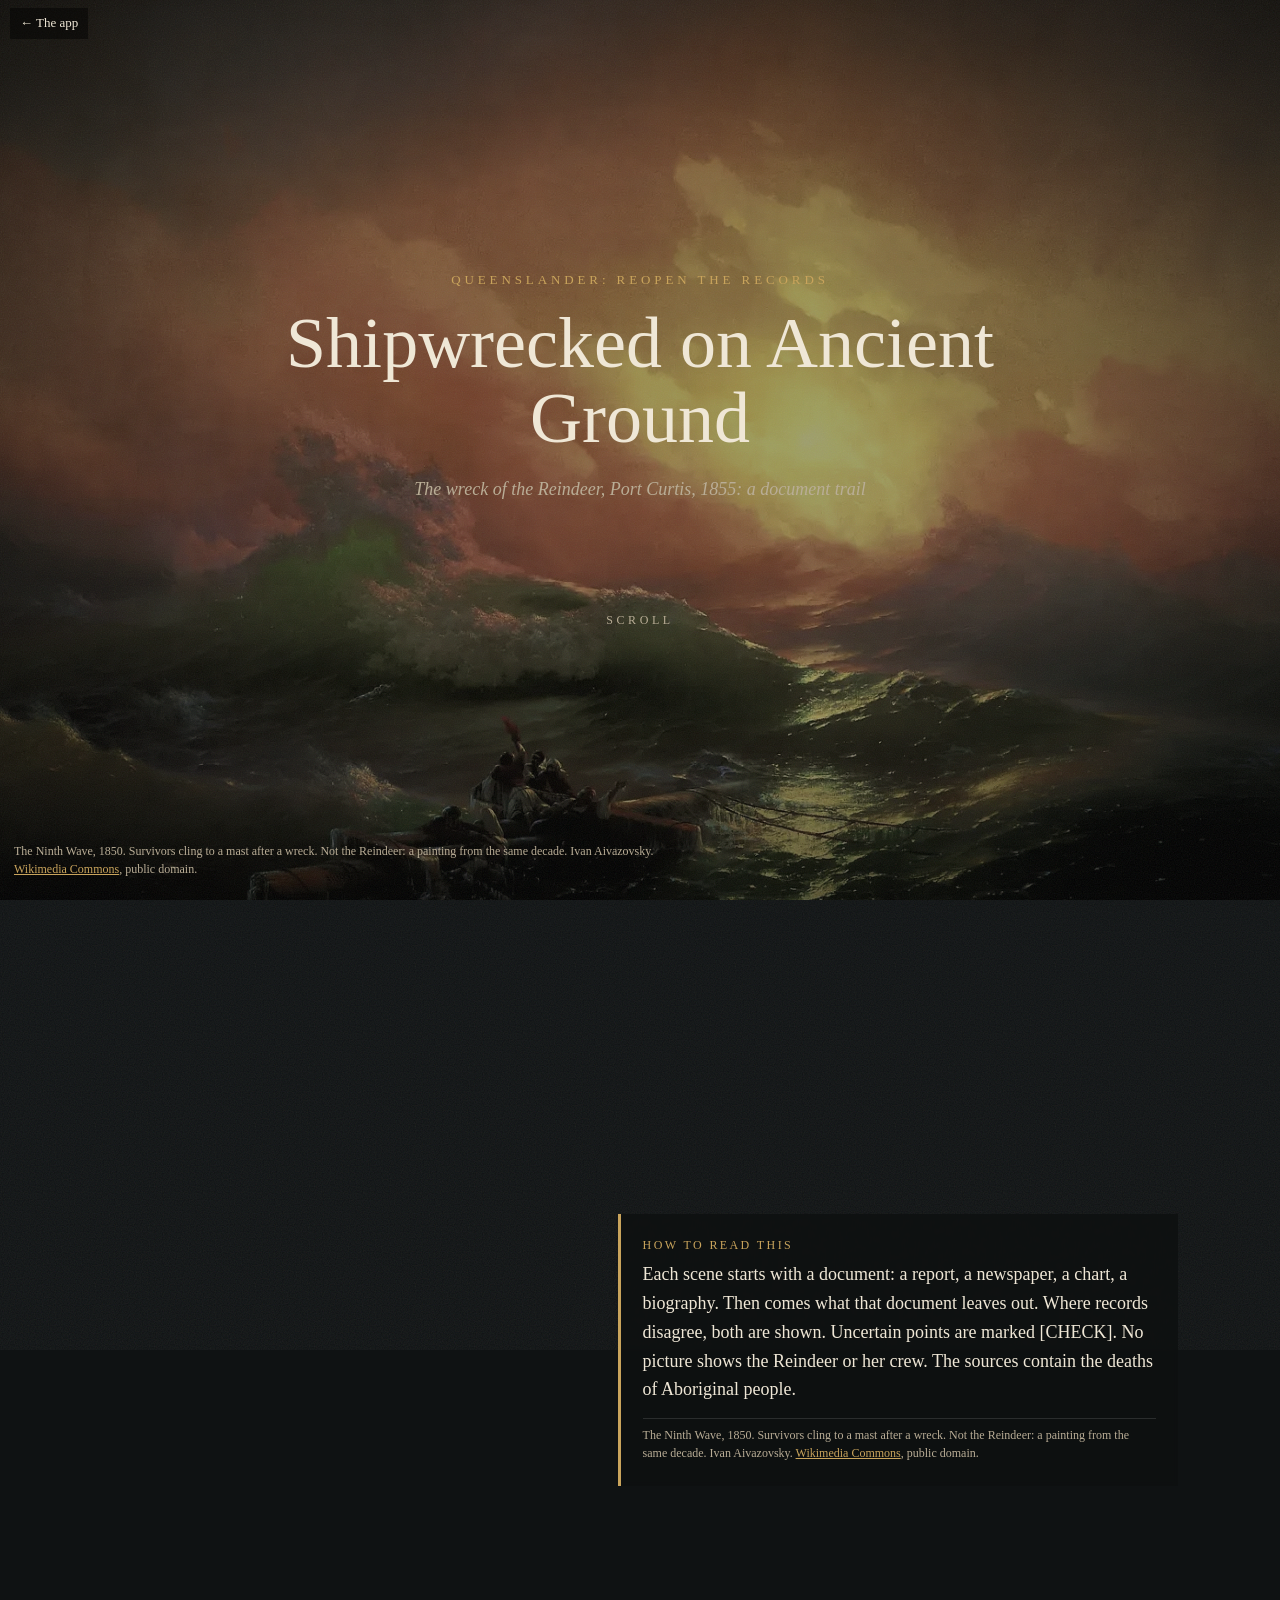
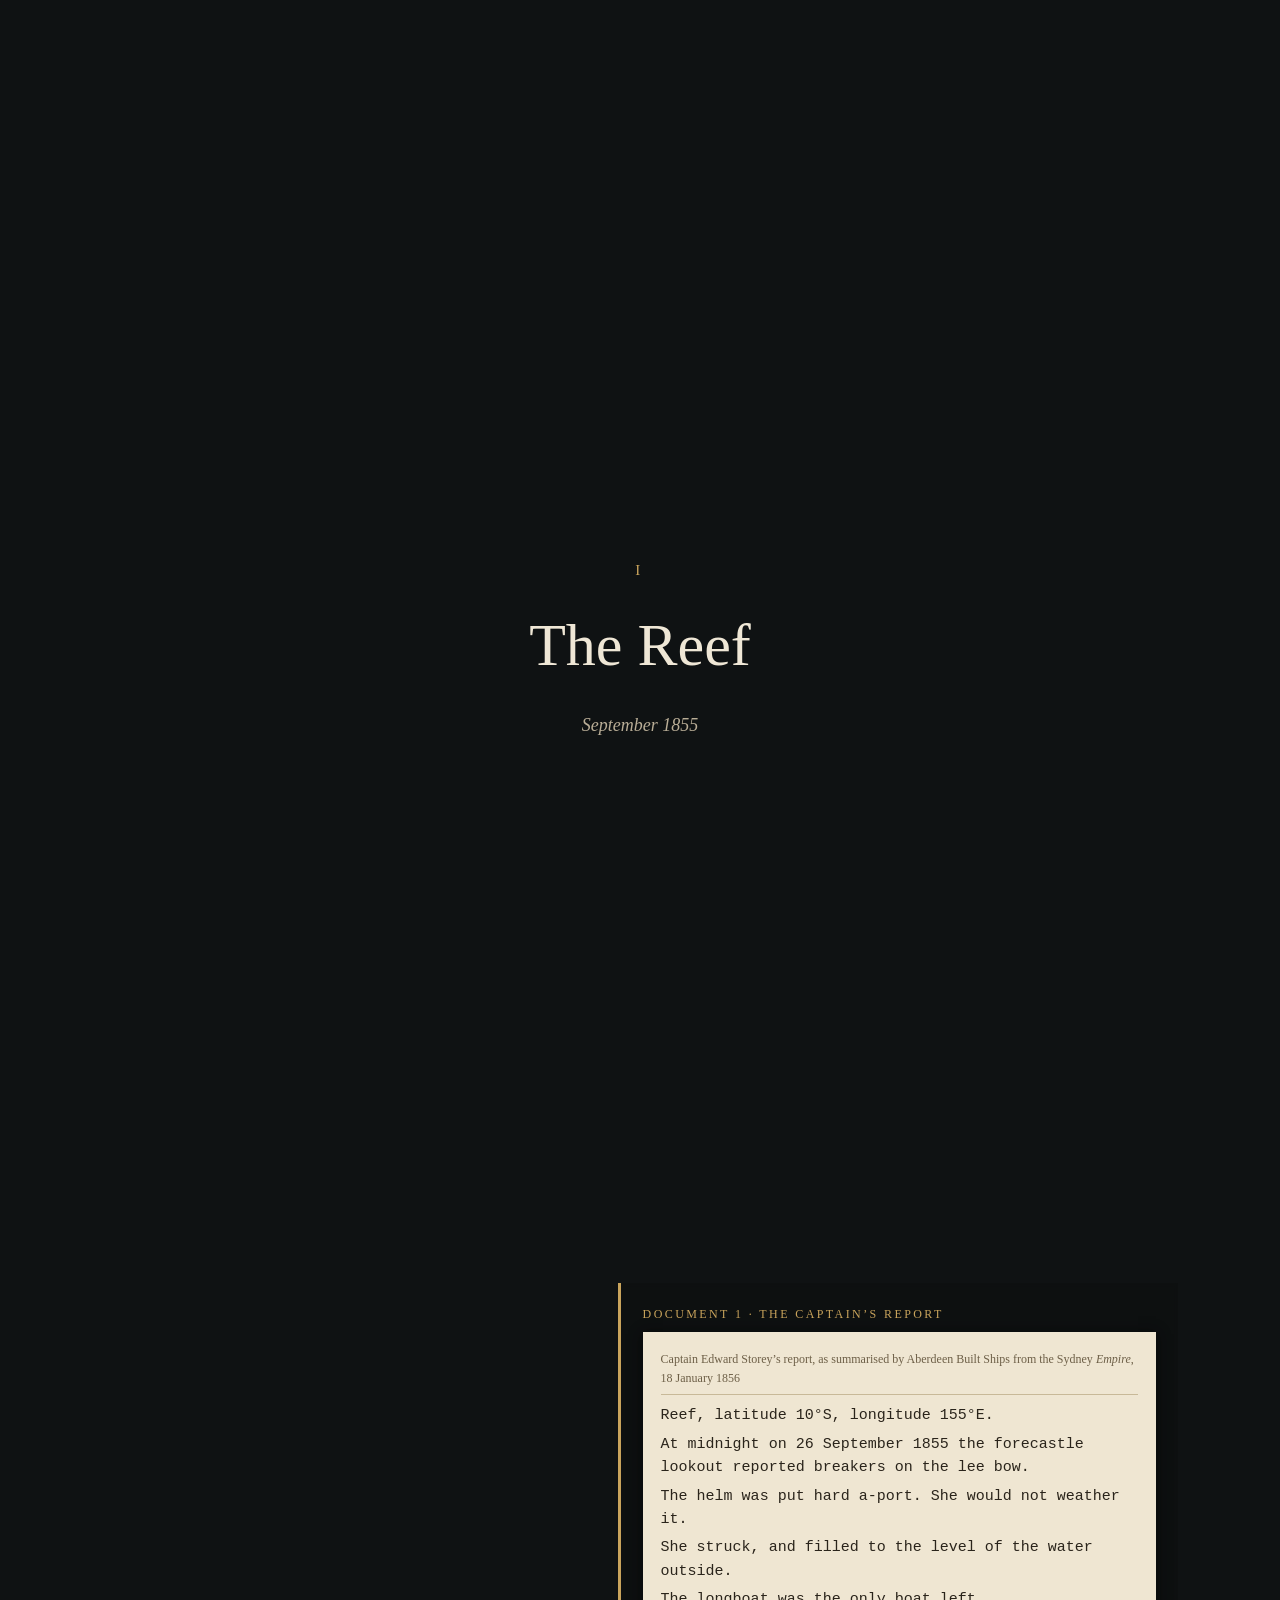
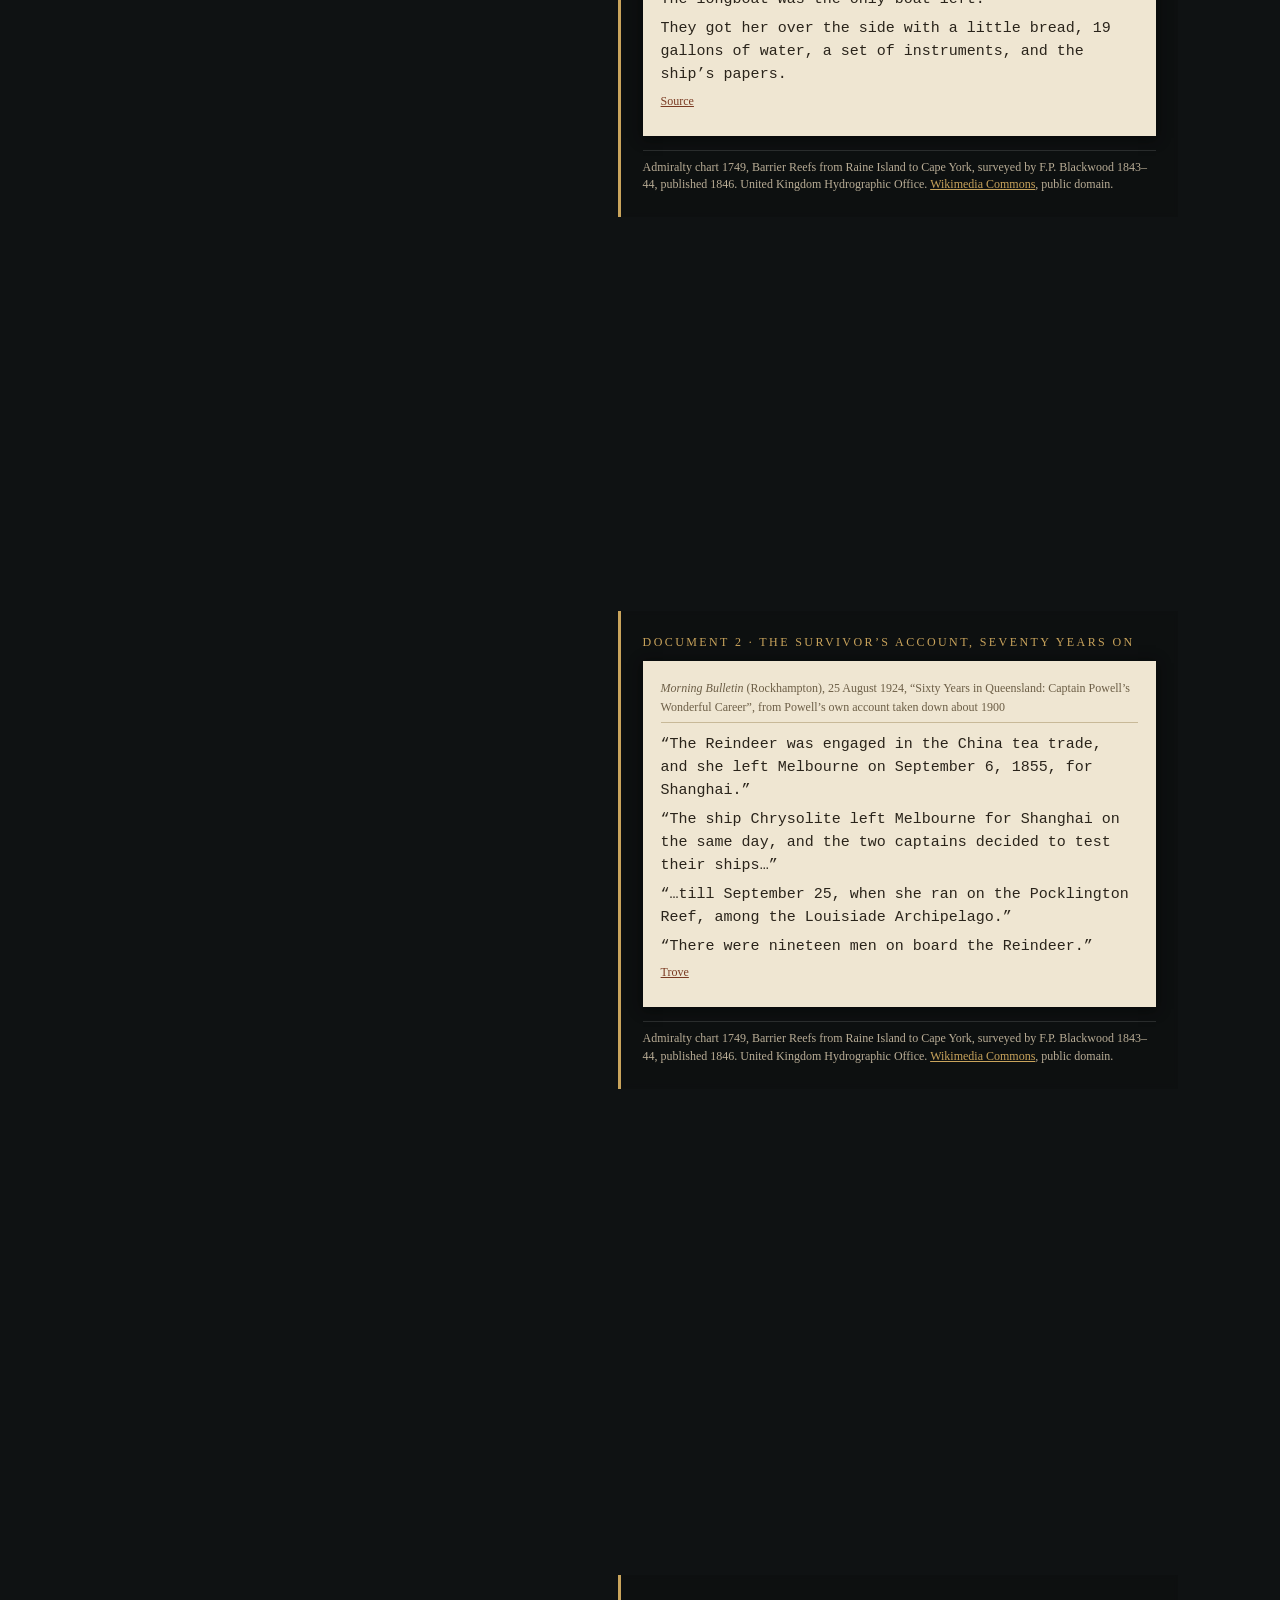
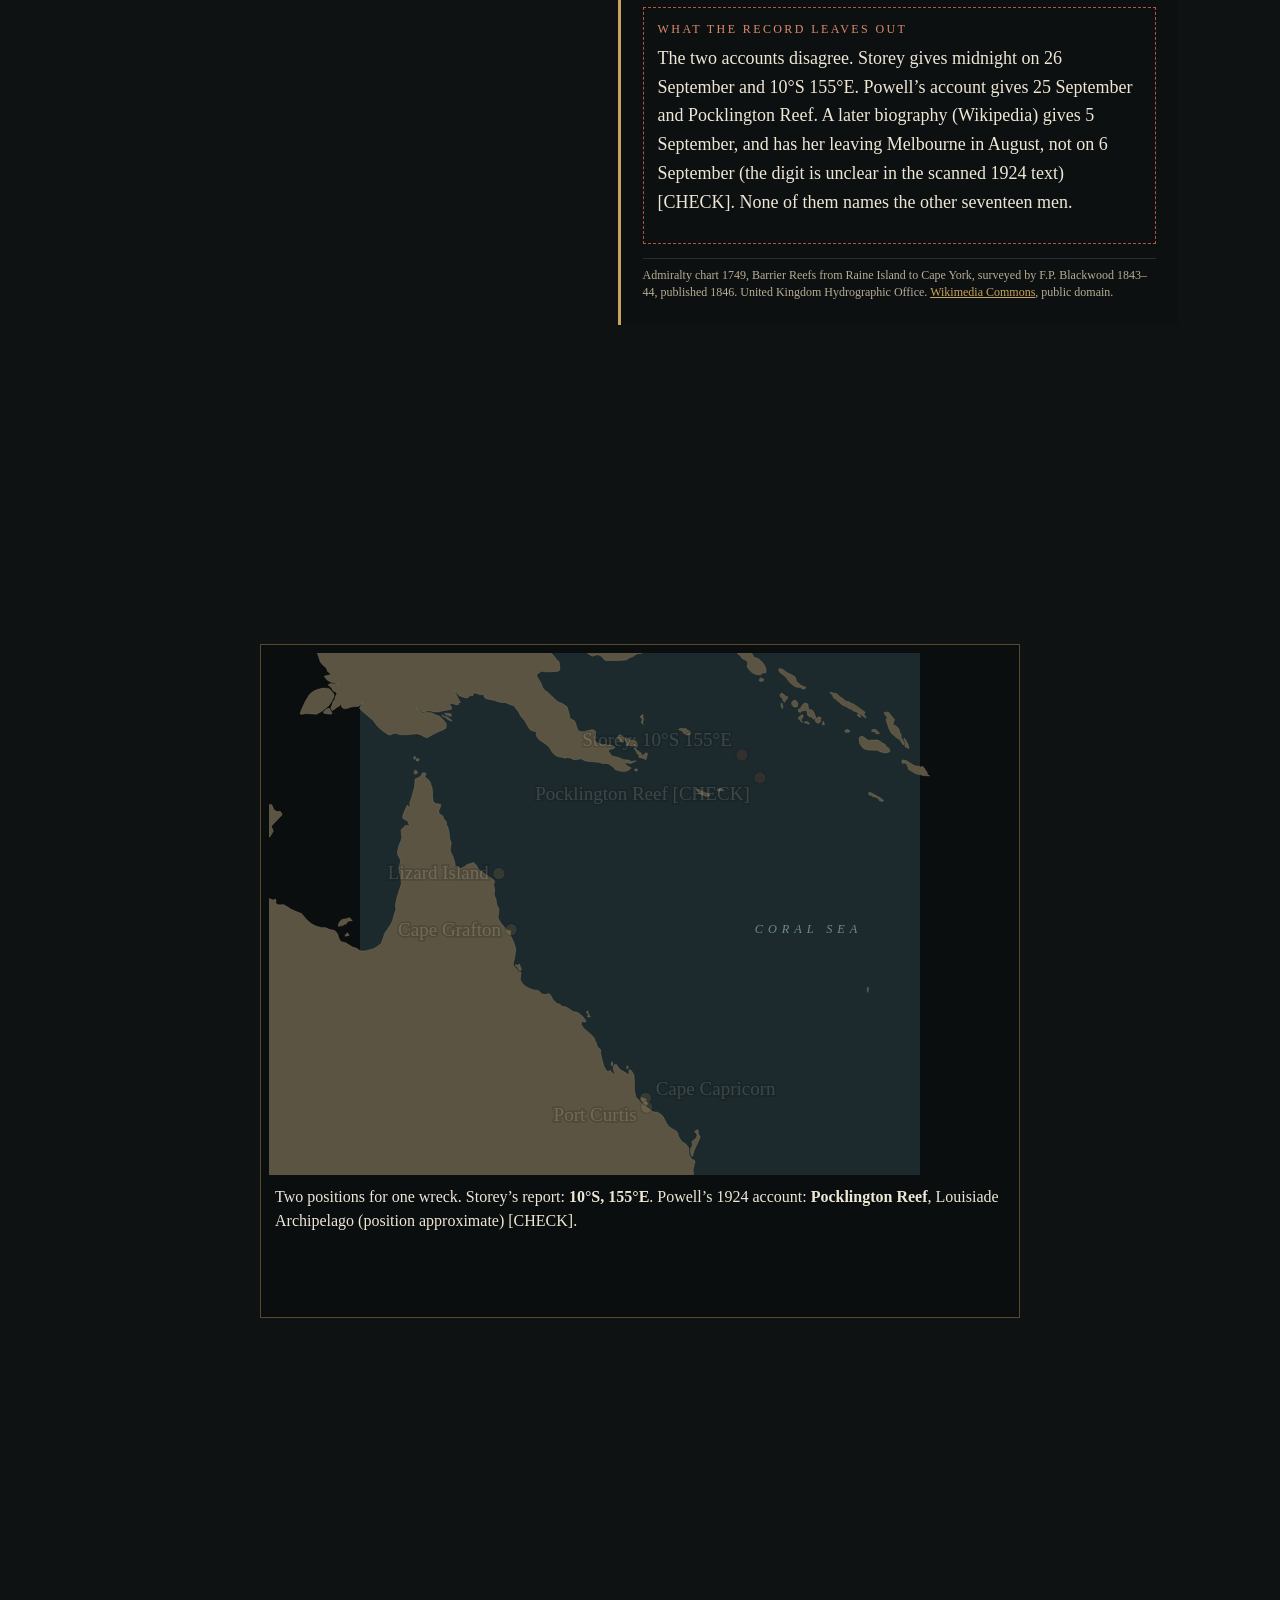
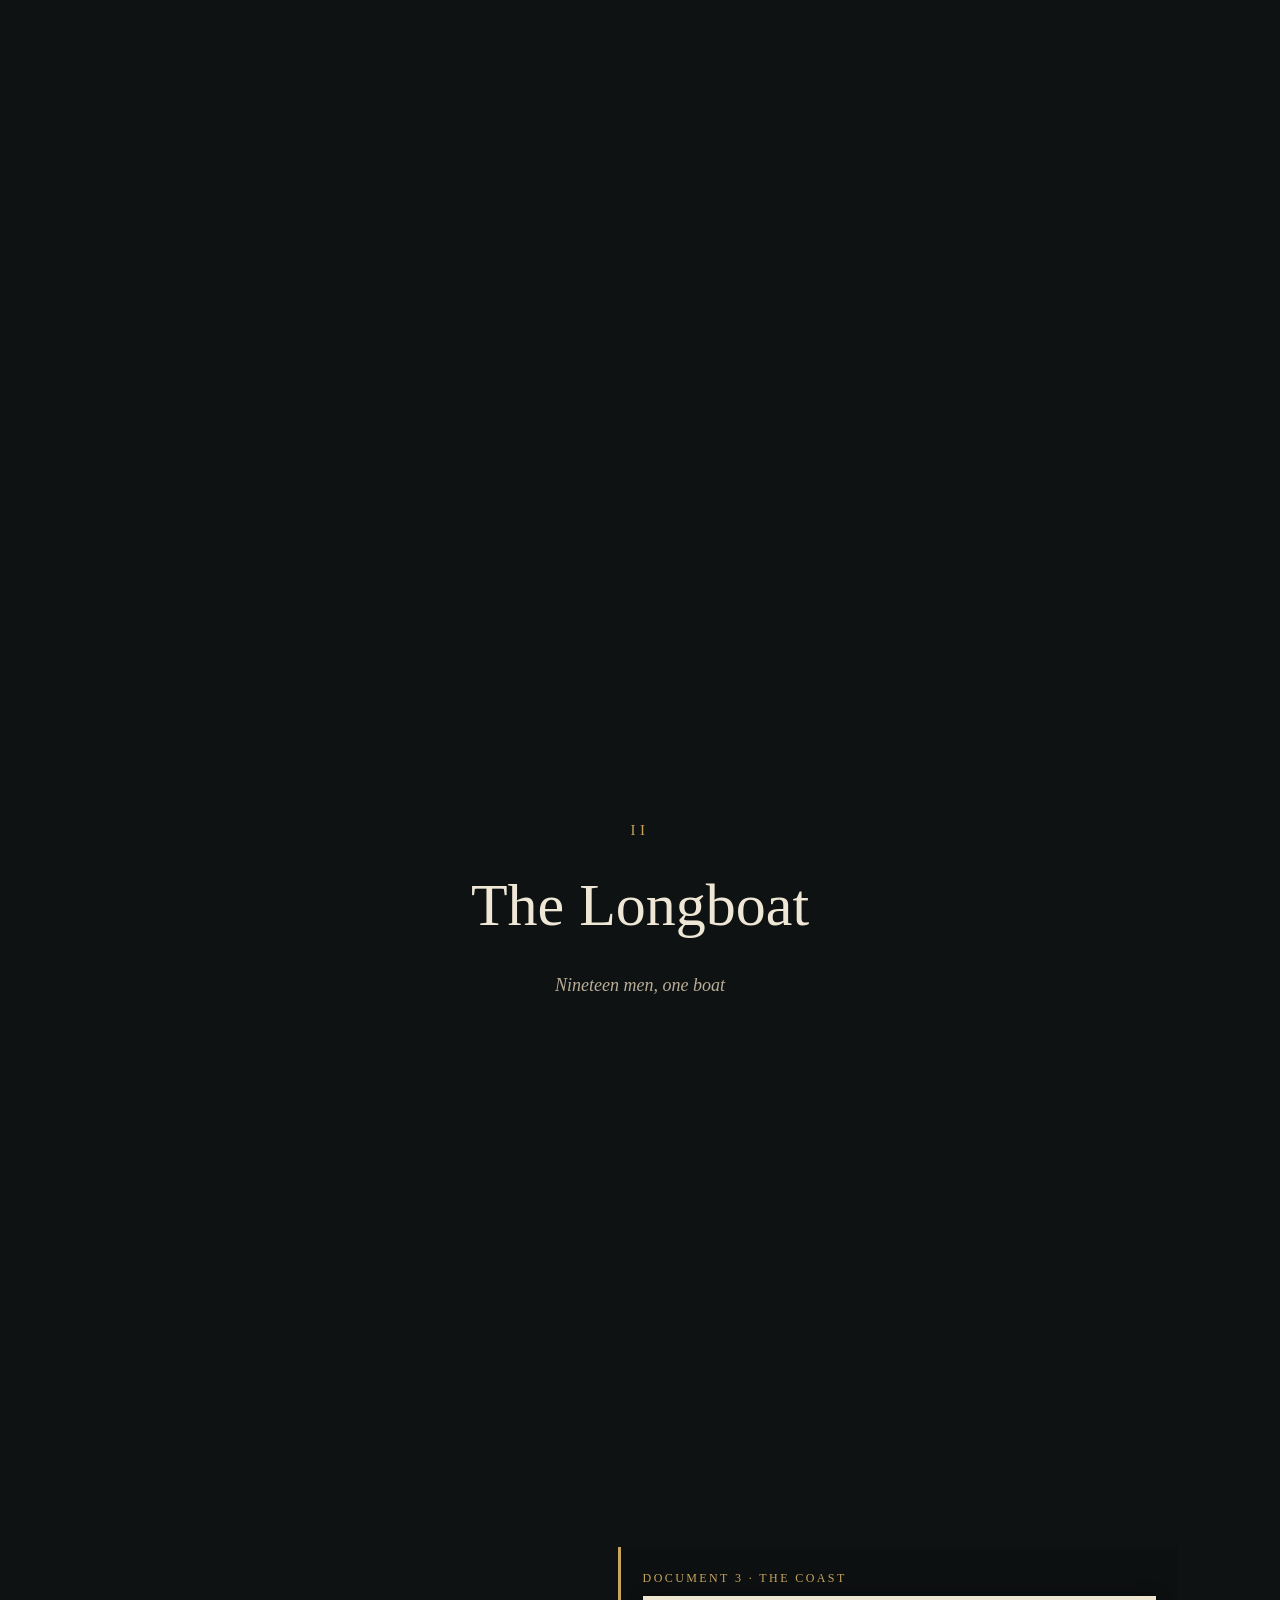
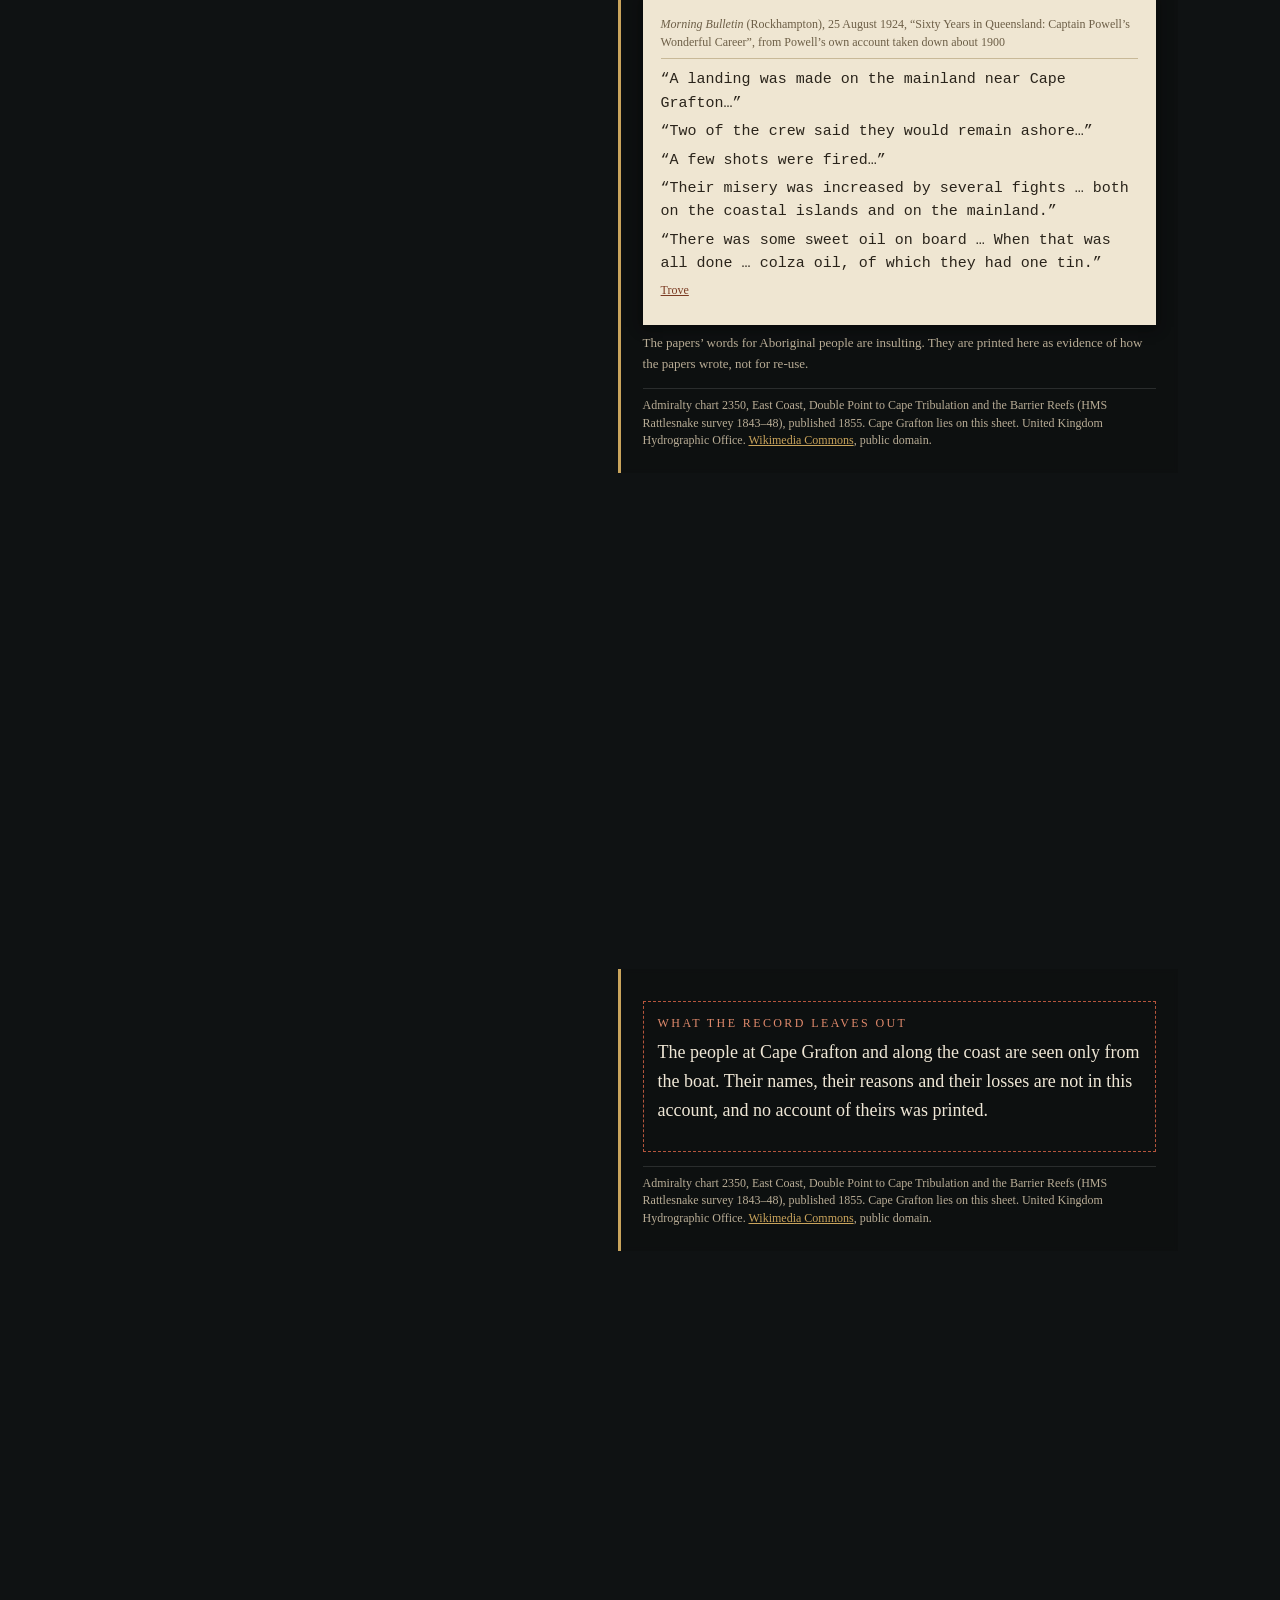
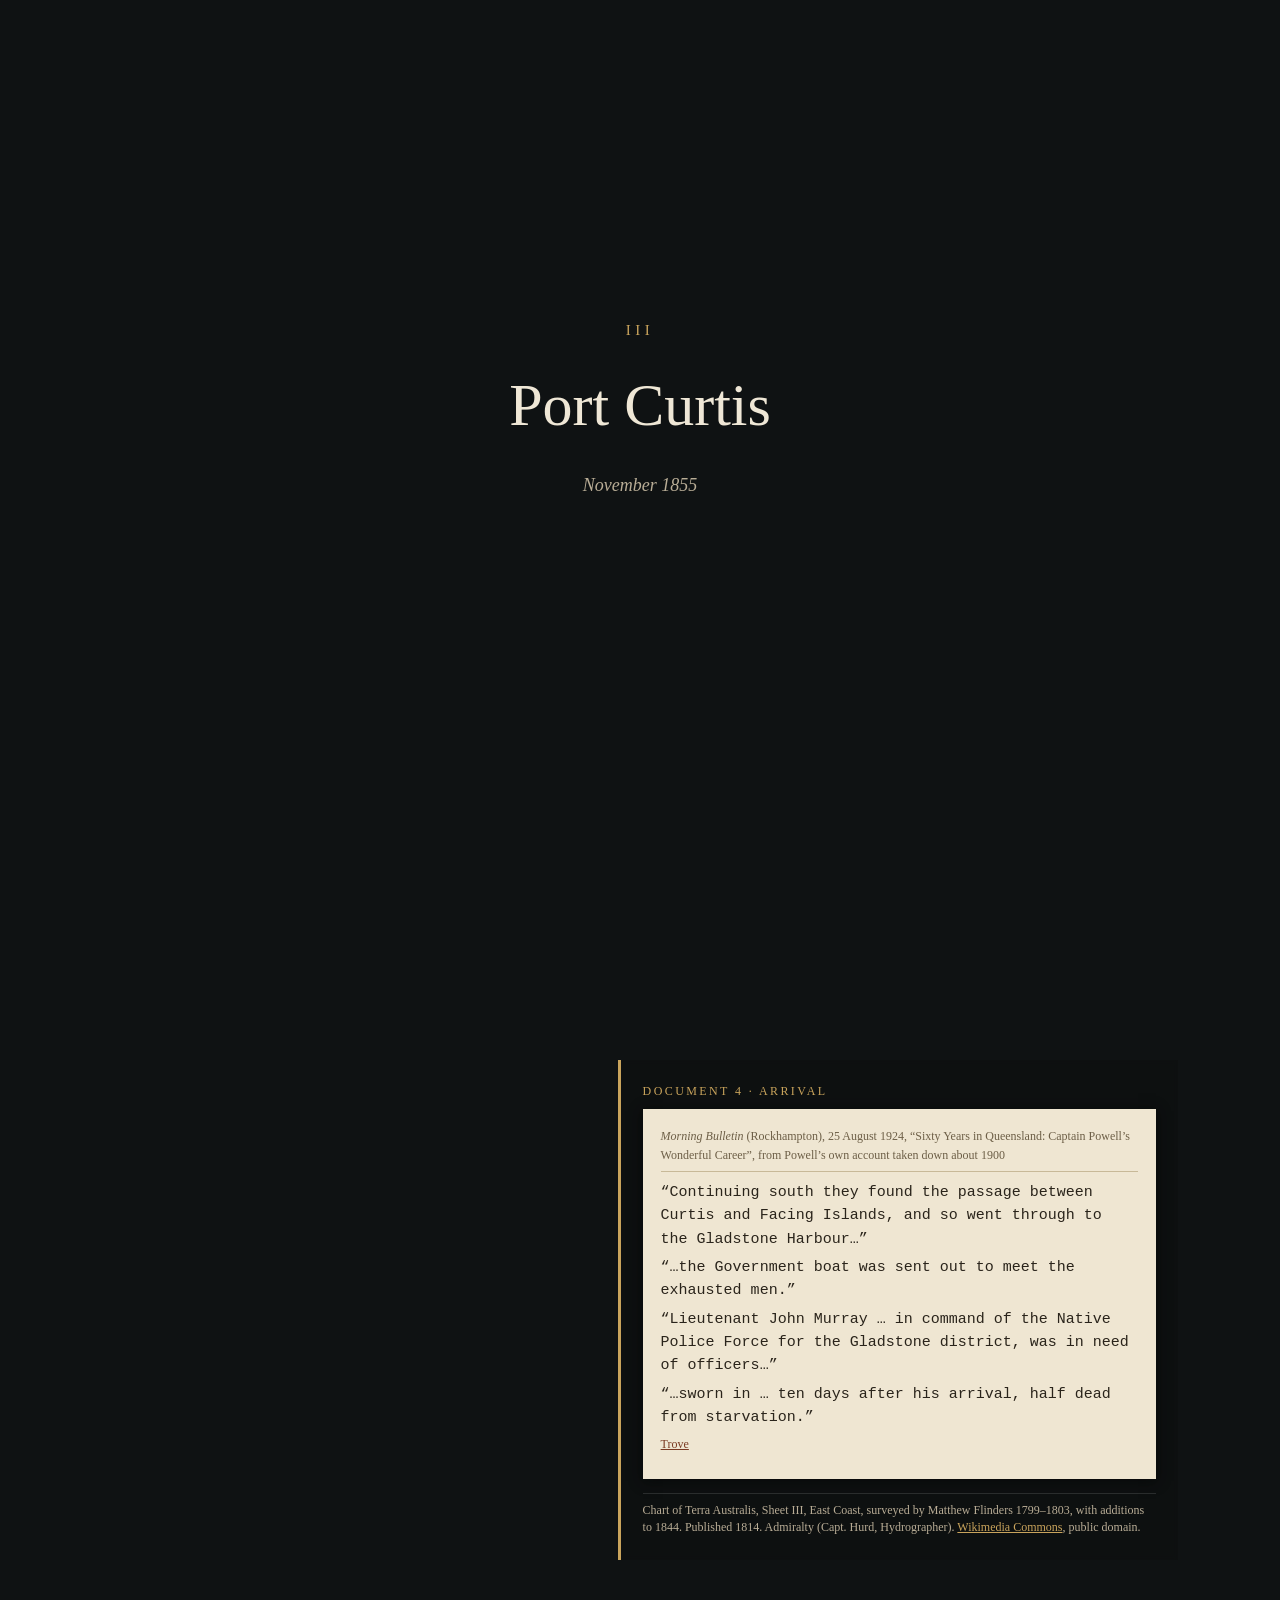
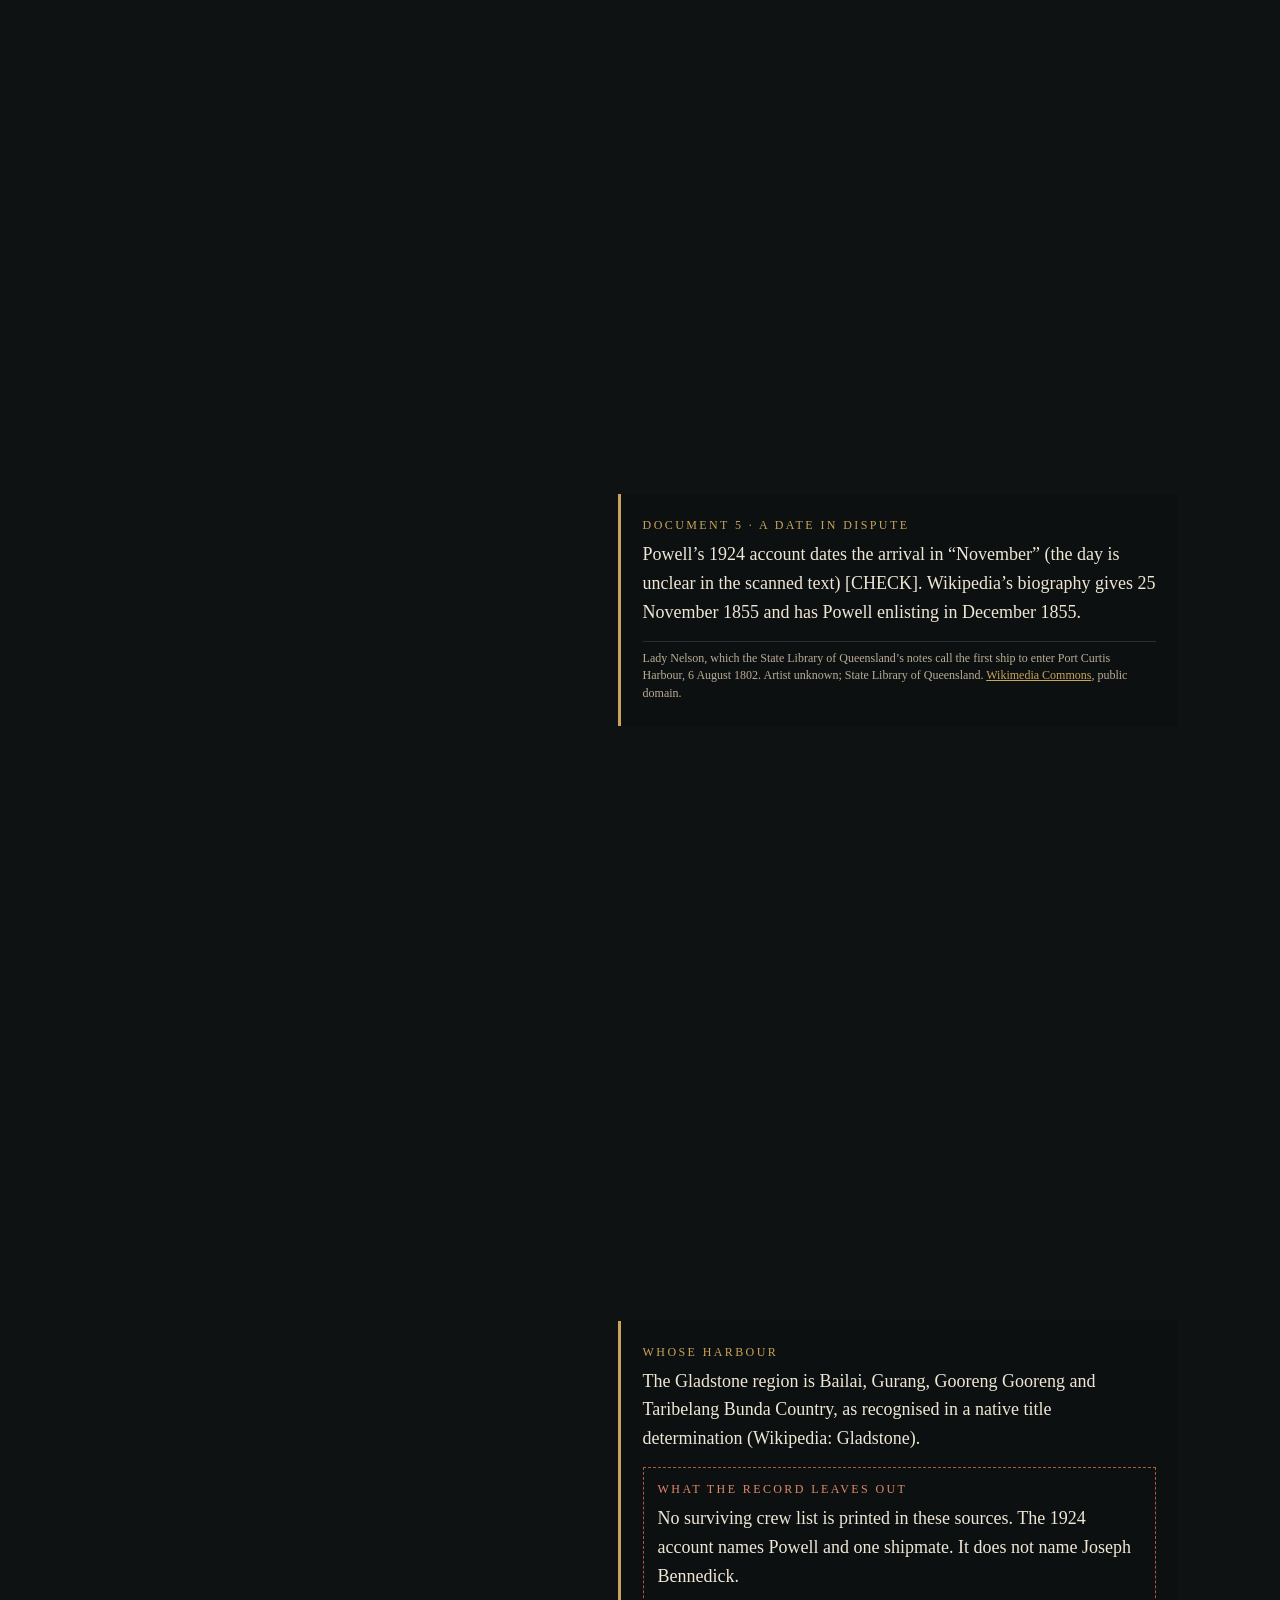
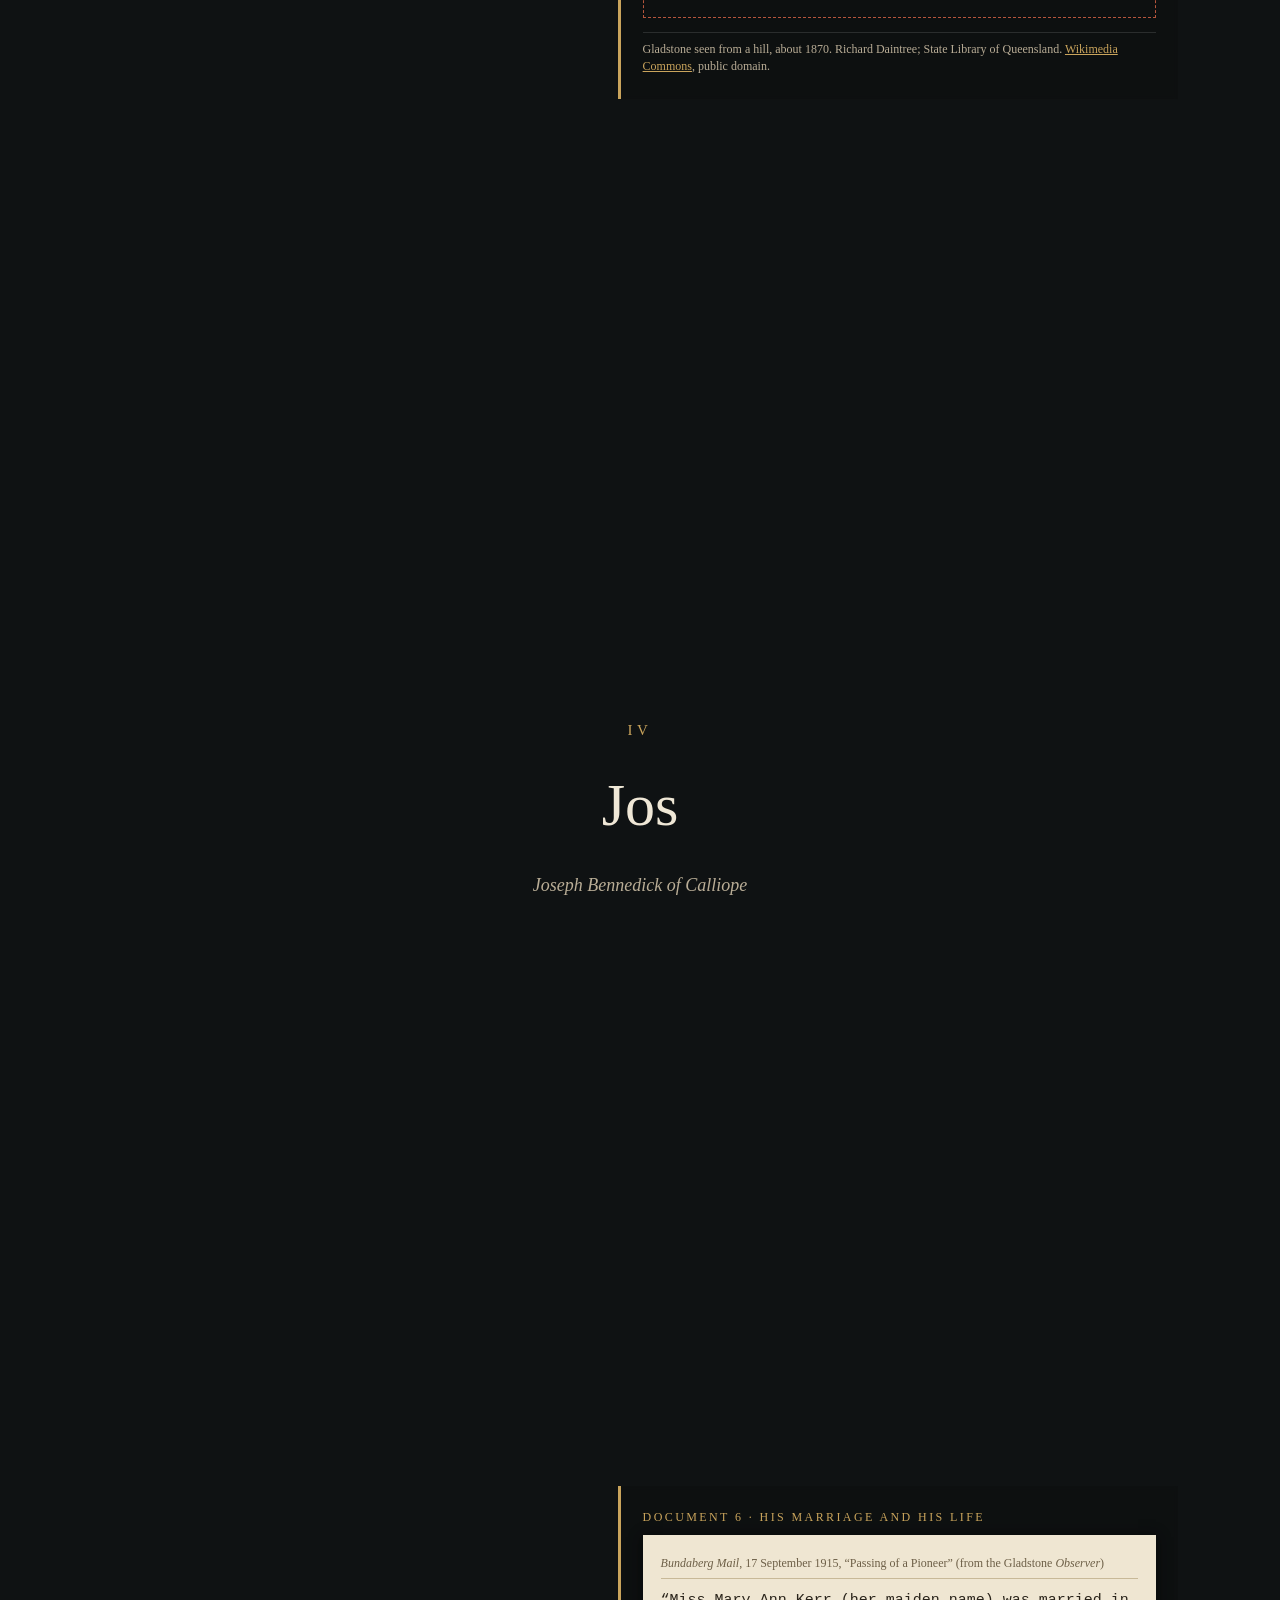
<file: experience/index.html>
<!doctype html><html lang="en"><head><meta charset="utf-8"><meta name="viewport" content="width=device-width,initial-scale=1">
<title>Shipwrecked on Ancient Ground: the experience</title><meta name="description" content="The wreck of the Reindeer, Port Curtis, 1855: a scrolling reading of the records and the gaps.">
<link rel="icon" href="../favicon.svg"><link rel="preload" as="image" href="img/ninthwave-m.webp" imagesrcset="img/ninthwave-m.webp 900w, img/ninthwave.webp 1600w" imagesizes="100vw">
<style>
:root{--ink:#efe7d6;--dim:#b9ad96;--paper:#efe6d2;--paperink:#2a241b;--acc:#c9a45c;--sea:#1d2b2f;--red:#b5553c}
*{box-sizing:border-box}html,body{margin:0;background:#0f1213;color:var(--ink);font:18px/1.6 Georgia,"Times New Roman",serif}
a{color:var(--acc)}
#stage{position:fixed;inset:0;z-index:0;overflow:hidden}
.bg{position:absolute;inset:0;margin:0;opacity:0;transition:opacity 1.4s ease}
.bg img{width:100%;height:100%;object-fit:cover;filter:sepia(.35) saturate(.75) brightness(.62) contrast(1.05);transform:scale(1.08)}
.bg.on{opacity:1}.bg.on img{animation:kb 26s ease-in-out infinite alternate}
#bg-adm1846 img,#bg-adm1855 img,#bg-flinders3 img{filter:sepia(.5) brightness(.5) contrast(1.1)}
@keyframes kb{from{transform:scale(1.06) translate(-1.5%,1%)}to{transform:scale(1.2) translate(2%,-2%)}}
#stage:after{content:"";position:absolute;inset:0;background:radial-gradient(ellipse at center,transparent 45%,rgba(0,0,0,.75) 100%)}
#grain{position:fixed;inset:-50%;z-index:1;pointer-events:none;opacity:.09;background-image:url("data:image/svg+xml;utf8,<svg xmlns='http://www.w3.org/2000/svg' width='160' height='160'><filter id='n'><feTurbulence type='fractalNoise' baseFrequency='.85' numOctaves='2' stitchTiles='stitch'/></filter><rect width='160' height='160' filter='url(%23n)'/></svg>");animation:gr 1s steps(4) infinite}
@keyframes gr{0%{transform:translate(0,0)}25%{transform:translate(-3%,2%)}50%{transform:translate(2%,-3%)}75%{transform:translate(-1%,3%)}}
#prog{position:fixed;top:0;left:0;height:3px;width:0;background:var(--acc);z-index:20}
#chapnav{position:fixed;top:10px;right:12px;z-index:20;font:12px/1 Georgia,serif;letter-spacing:.15em;text-transform:uppercase;color:var(--dim)}
#back{position:fixed;top:8px;left:10px;z-index:20;font-size:13px;color:var(--ink);text-decoration:none;background:rgba(0,0,0,.45);padding:5px 10px}
main{position:relative;z-index:2}
.step{min-height:100vh;display:flex;align-items:center;justify-content:center;padding:18vh 18px}
.card{max-width:560px;width:100%;background:rgba(14,16,16,.78);border-left:3px solid var(--acc);padding:22px 22px 14px;backdrop-filter:blur(2px)}
.card p{margin:.2em 0 .8em}
.lab{font-size:12px;letter-spacing:.2em;text-transform:uppercase;color:var(--acc);margin:0 0 .4em!important}
.who{color:var(--dim);font-size:.85em}
.cap{font-size:12px;line-height:1.45;color:var(--dim);border-top:1px solid rgba(255,255,255,.12);padding-top:8px;margin-top:14px!important}
.fixedcap{position:absolute;bottom:10px;left:14px;right:14px;max-width:640px;border:0}
.hero{position:relative}
.tc{text-align:center;max-width:720px}
.tc h1{font-size:clamp(34px,8vw,72px);line-height:1.05;margin:.2em 0;font-weight:400}
.tc h2{font-size:clamp(30px,7vw,60px);font-weight:400;margin:.1em 0}
.kick,.num{letter-spacing:.3em;text-transform:uppercase;font-size:13px;color:var(--acc)}
.num{font-size:15px}.sub{color:var(--dim);font-style:italic}
.hint{margin-top:12vh;font-size:12px;letter-spacing:.3em;text-transform:uppercase;color:var(--dim);animation:bob 2s ease-in-out infinite}
@keyframes bob{50%{transform:translateY(6px)}}
.title .tc{opacity:0;transform:translateY(20px);transition:1.2s}.title.seen .tc{opacity:1;transform:none}
.doc{background:var(--paper);color:var(--paperink);padding:16px 18px;margin:8px 0;box-shadow:0 2px 12px rgba(0,0,0,.5);font-family:"Courier New",Courier,monospace;font-size:15px;line-height:1.55}
.doc .src{font-family:Georgia,serif;font-size:12px;color:#6d5f47;border-bottom:1px solid #c8b998;padding-bottom:6px}
.doc .ln{margin:.35em 0;opacity:0;transform:translateY(4px);transition:opacity .7s,transform .7s}
.doc .via{font-family:Georgia,serif;font-size:12px}.doc a{color:#7a3a22}
.seen .doc .ln{opacity:1;transform:none}
.gap{border:1px dashed var(--red);padding:12px 14px;margin:10px 0}.gap .lab{color:#e08a6c}
.small{font-size:13px;color:var(--dim)}
.mapwrap{position:relative;height:340vh}
.mapstick{position:sticky;top:0;height:100vh;display:flex;align-items:flex-start;justify-content:center;padding:44px 10px 10px}
.mapbox{width:min(96vw,760px);background:rgba(10,14,15,.82);padding:8px;border:1px solid rgba(201,164,92,.4)}
.mapbox svg{width:100%;height:auto;display:block;max-height:58vh}
.sea{fill:#1c2a2d}.land{fill:#5b5442;stroke:#8d8266;stroke-width:.6}
.seal{fill:#6f8a8c;font:italic 22px Georgia;letter-spacing:.4em}
.track{fill:none;stroke:#cfc3a6;stroke-width:3;stroke-dasharray:6 8;opacity:.55}
.route{fill:none;stroke:var(--acc);stroke-width:4}
.mk{opacity:.15;transition:opacity .6s}.mk.on{opacity:1}.mk circle{fill:var(--acc);stroke:#111;stroke-width:2}.mk.wr circle{fill:var(--red)}
.mk text{fill:#f3ead8;font:34px Georgia;paint-order:stroke;stroke:#111;stroke-width:6px}
.mapnote{font-size:16px;line-height:1.5;color:var(--ink);margin:10px 6px 4px;min-height:7.5em}.mapnote .who{font-size:.85em}
.mapsteps{position:absolute;inset:0;pointer-events:none}
.ms{position:absolute;left:50%;transform:translateX(-50%);width:min(92vw,520px);background:rgba(14,16,16,.9);border-left:3px solid var(--acc);padding:12px 16px;font-size:16px;pointer-events:auto}
.ms[data-n="1"]{top:70vh}.ms[data-n="2"]{top:170vh}.ms[data-n="3"]{top:260vh}
.hotwrap{padding:12vh 12px}.hotbox{max-width:860px;margin:0 auto;background:rgba(12,14,14,.9);border:1px solid rgba(201,164,92,.4);padding:18px}
.hotbox h2{font-weight:400;font-size:clamp(28px,6vw,48px);margin:.1em 0}.hotbox svg{width:100%;height:auto;display:block;margin:10px 0}
.hp circle{fill:var(--red);stroke:#111;stroke-width:3}.hp text{fill:#fff;font:bold 24px Georgia}
.hot{padding-left:26px;font-size:15px}.hot li{margin:.8em 0}.hot .dt{color:var(--acc)}.hot .srcs{font-size:13px}
.end .tc h2{font-style:italic}
.links{margin-top:30px;display:flex;flex-wrap:wrap;gap:10px;justify-content:center}
.btn{display:inline-block;padding:12px 18px;background:var(--acc);color:#1a1510;text-decoration:none;font-size:16px}.btn.ghost{background:transparent;color:var(--ink);border:1px solid var(--acc)}
.refs{position:relative;background:#121514;padding:40px 20px 80px;font-size:14px}
.refs h3{font-weight:400;letter-spacing:.2em;text-transform:uppercase;font-size:13px;color:var(--acc);max-width:760px;margin:20px auto 8px}
.refs ul{max-width:760px;margin:0 auto;padding-left:18px}.refs li{margin:.4em 0;color:#d6ccb8}.refs .small{max-width:760px;margin:16px auto}
@media (min-width:900px){.step{justify-content:flex-end;padding-right:8vw}.step.title,.step.hero,.step.end{justify-content:center;padding-right:18px}}
@media (prefers-reduced-motion:reduce){*{animation:none!important;transition:none!important}.bg.on img{transform:scale(1.05)}#grain{display:none}.doc .ln,.title .tc{opacity:1;transform:none}}
</style></head><body>
<div id="prog" role="progressbar" aria-label="Reading progress"></div><a id="back" href="../">&larr; The app</a><div id="chapnav" aria-hidden="true"></div>
<div id="stage" aria-hidden="true"><figure class="bg" id="bg-ninthwave"><img src="img/ninthwave.webp" srcset="img/ninthwave-m.webp 900w, img/ninthwave.webp 1600w" sizes="100vw" alt=""  decoding="async"></figure><figure class="bg" id="bg-adm1846"><img src="img/adm1846.webp" srcset="img/adm1846-m.webp 900w, img/adm1846.webp 1600w" sizes="100vw" alt="" loading=lazy decoding="async"></figure><figure class="bg" id="bg-adm1855"><img src="img/adm1855.webp" srcset="img/adm1855-m.webp 900w, img/adm1855.webp 1600w" sizes="100vw" alt="" loading=lazy decoding="async"></figure><figure class="bg" id="bg-flinders3"><img src="img/flinders3.webp" srcset="img/flinders3-m.webp 900w, img/flinders3.webp 1600w" sizes="100vw" alt="" loading=lazy decoding="async"></figure><figure class="bg" id="bg-ladynelson"><img src="img/ladynelson.webp" srcset="img/ladynelson-m.webp 900w, img/ladynelson.webp 1600w" sizes="100vw" alt="" loading=lazy decoding="async"></figure><figure class="bg" id="bg-gladstone1870"><img src="img/gladstone1870.webp" srcset="img/gladstone1870-m.webp 900w, img/gladstone1870.webp 1600w" sizes="100vw" alt="" loading=lazy decoding="async"></figure><figure class="bg" id="bg-jimbour1869"><img src="img/jimbour1869.webp" srcset="img/jimbour1869-m.webp 900w, img/jimbour1869.webp 1600w" sizes="100vw" alt="" loading=lazy decoding="async"></figure><figure class="bg" id="bg-auckland1870"><img src="img/auckland1870.webp" srcset="img/auckland1870-m.webp 900w, img/auckland1870.webp 1600w" sizes="100vw" alt="" loading=lazy decoding="async"></figure><figure class="bg" id="bg-murray1866"><img src="img/murray1866.webp" srcset="img/murray1866-m.webp 900w, img/murray1866.webp 1600w" sizes="100vw" alt="" loading=lazy decoding="async"></figure><figure class="bg" id="bg-nativepolice1864"><img src="img/nativepolice1864.webp" srcset="img/nativepolice1864-m.webp 900w, img/nativepolice1864.webp 1600w" sizes="100vw" alt="" loading=lazy decoding="async"></figure><figure class="bg" id="bg-gracemere1872"><img src="img/gracemere1872.webp" srcset="img/gracemere1872-m.webp 900w, img/gracemere1872.webp 1600w" sizes="100vw" alt="" loading=lazy decoding="async"></figure><figure class="bg" id="bg-herbertcamp"><img src="img/herbertcamp.webp" srcset="img/herbertcamp-m.webp 900w, img/herbertcamp.webp 1600w" sizes="100vw" alt="" loading=lazy decoding="async"></figure><figure class="bg" id="bg-kate1870"><img src="img/kate1870.webp" srcset="img/kate1870-m.webp 900w, img/kate1870.webp 1600w" sizes="100vw" alt="" loading=lazy decoding="async"></figure></div><div id="grain" aria-hidden="true"></div>
<main>
<section class="step hero" data-bg="ninthwave"><div class="tc"><p class="kick">Queenslander: Reopen the Records</p><h1>Shipwrecked on Ancient Ground</h1><p class="sub">The wreck of the Reindeer, Port Curtis, 1855: a document trail</p><p class="hint">Scroll</p></div><p class="cap fixedcap">The Ninth Wave, 1850. Survivors cling to a mast after a wreck. Not the Reindeer: a painting from the same decade. Ivan Aivazovsky. <a href="https://commons.wikimedia.org/wiki/File:Aivazovsky,_Ivan_-_The_Ninth_Wave.jpg">Wikimedia Commons</a>, public domain.</p></section>
<section class="step " data-bg="ninthwave"><div class="card"><p class="lab">How to read this</p><p>Each scene starts with a document: a report, a newspaper, a chart, a biography. Then comes what that document leaves out. Where records disagree, both are shown. Uncertain points are marked [CHECK]. No picture shows the Reindeer or her crew. The sources contain the deaths of Aboriginal people.</p><p class="cap">The Ninth Wave, 1850. Survivors cling to a mast after a wreck. Not the Reindeer: a painting from the same decade. Ivan Aivazovsky. <a href="https://commons.wikimedia.org/wiki/File:Aivazovsky,_Ivan_-_The_Ninth_Wave.jpg">Wikimedia Commons</a>, public domain.</p></div></section>
<section class="step title" data-bg="adm1846"><div class="tc"><p class="num">I</p><h2>The Reef</h2><p class="sub">September 1855</p></div></section>
<section class="step docstep" data-bg="adm1846"><div class="card"><p class="lab">Document 1 · the captain’s report</p><div class="doc"><p class="src">Captain Edward Storey’s report, as summarised by Aberdeen Built Ships from the Sydney <i>Empire</i>, 18 January 1856</p><p class="ln">Reef, latitude 10°S, longitude 155°E.</p><p class="ln">At midnight on 26 September 1855 the forecastle lookout reported breakers on the lee bow.</p><p class="ln">The helm was put hard a-port. She would not weather it.</p><p class="ln">She struck, and filled to the level of the water outside.</p><p class="ln">The longboat was the only boat left.</p><p class="ln">They got her over the side with a little bread, 19 gallons of water, a set of instruments, and the ship’s papers.</p><p class="via"><a href="https://emuseum.aberdeencity.gov.uk/objects/100089/reindeer">Source</a></p></div><p class="cap">Admiralty chart 1749, Barrier Reefs from Raine Island to Cape York, surveyed by F.P. Blackwood 1843–44, published 1846. United Kingdom Hydrographic Office. <a href="https://commons.wikimedia.org/wiki/File:Admiralty_Chart_No_1749_Australia,_Barrier_Reefs,_from_Raine_Island_to_Cape_York,_Published_1846.jpg">Wikimedia Commons</a>, public domain.</p></div></section>
<section class="step docstep" data-bg="adm1846"><div class="card"><p class="lab">Document 2 · the survivor’s account, seventy years on</p><div class="doc"><p class="src"><i>Morning Bulletin</i> (Rockhampton), 25 August 1924, “Sixty Years in Queensland: Captain Powell’s Wonderful Career”, from Powell’s own account taken down about 1900</p><p class="ln">“The Reindeer was engaged in the China tea trade, and she left Melbourne on September 6, 1855, for Shanghai.”</p><p class="ln">“The ship Chrysolite left Melbourne for Shanghai on the same day, and the two captains decided to test their ships…”</p><p class="ln">“…till September 25, when she ran on the Pocklington Reef, among the Louisiade Archipelago.”</p><p class="ln">“There were nineteen men on board the Reindeer.”</p><p class="via"><a href="https://trove.nla.gov.au/newspaper/article/54284575">Trove</a></p></div><p class="cap">Admiralty chart 1749, Barrier Reefs from Raine Island to Cape York, surveyed by F.P. Blackwood 1843–44, published 1846. United Kingdom Hydrographic Office. <a href="https://commons.wikimedia.org/wiki/File:Admiralty_Chart_No_1749_Australia,_Barrier_Reefs,_from_Raine_Island_to_Cape_York,_Published_1846.jpg">Wikimedia Commons</a>, public domain.</p></div></section>
<section class="step " data-bg="adm1846"><div class="card"><div class="gap"><p class="lab">What the record leaves out</p><p>The two accounts disagree. Storey gives midnight on 26 September and 10°S 155°E. Powell’s account gives 25 September and Pocklington Reef. A later biography (Wikipedia) gives 5 September, and has her leaving Melbourne in August, not on 6 September (the digit is unclear in the scanned 1924 text) [CHECK]. None of them names the other seventeen men.</p></div><p class="cap">Admiralty chart 1749, Barrier Reefs from Raine Island to Cape York, surveyed by F.P. Blackwood 1843–44, published 1846. United Kingdom Hydrographic Office. <a href="https://commons.wikimedia.org/wiki/File:Admiralty_Chart_No_1749_Australia,_Barrier_Reefs,_from_Raine_Island_to_Cape_York,_Published_1846.jpg">Wikimedia Commons</a>, public domain.</p></div></section>
<section class="mapwrap" id="mapwrap" data-bg="adm1855"><div class="mapstick"><div class="mapbox"><svg viewBox="0 0 1000 932" role="img" aria-label="Map of the Coral Sea and Queensland coast: two recorded wreck positions and a sketch of the longboat route to Port Curtis">
<rect width="1000" height="932" class="sea"/><path d="M144.5,270.7L143.3,276.2L141.1,280.4L140.9,283.0L141.4,286.5L145.0,289.1L147.9,290.8L149.5,295.4L154.6,301.8L154.4,306.2L157.2,311.6L159.6,322.5L160.4,332.0L163.0,338.3L161.3,351.9L163.1,357.4L165.6,362.0L168.5,371.1L170.7,379.5L173.7,381.9L180.1,384.7L186.6,381.6L191.4,377.4L196.4,376.3L203.3,374.2L208.5,379.8L211.3,386.0L223.4,394.3L230.2,399.6L235.5,402.6L240.3,406.5L239.9,410.4L238.7,413.5L239.8,418.4L240.6,424.0L239.6,430.8L243.2,441.0L244.3,449.1L248.1,457.1L247.8,465.3L247.1,468.4L246.6,473.0L249.6,478.7L252.3,483.0L256.3,487.5L261.6,494.5L265.4,495.9L268.7,496.0L268.3,503.2L275.0,517.3L278.4,528.9L276.1,544.4L273.8,553.4L274.2,557.9L282.9,568.6L287.9,570.6L286.9,575.8L286.2,583.7L290.2,589.9L294.6,594.5L299.4,597.2L304.2,599.4L310.4,601.6L318.3,602.5L322.4,606.0L324.5,608.8L330.8,609.7L333.7,609.2L337.2,608.1L339.6,610.0L341.4,612.5L344.8,619.2L351.9,625.9L357.0,627.0L359.8,630.4L363.8,631.3L367.3,631.8L372.3,634.4L380.3,640.3L387.6,641.3L390.9,643.0L398.2,649.5L401.0,653.0L403.9,658.2L400.2,658.7L396.8,657.6L394.7,662.7L399.5,669.8L405.1,674.8L411.8,680.1L418.4,687.5L420.1,693.2L421.8,695.4L424.1,703.5L429.7,708.1L430.0,716.6L432.9,728.3L436.2,739.0L438.4,742.2L441.1,747.3L444.2,746.6L446.5,745.0L450.9,750.1L453.4,752.3L454.8,751.0L451.9,741.3L453.7,735.6L455.5,734.9L458.0,734.7L461.0,739.3L465.2,744.2L473.0,748.6L479.2,752.7L480.9,752.5L480.2,749.4L480.4,744.7L482.9,744.0L485.1,746.3L489.3,753.5L490.1,768.3L490.1,780.8L492.9,793.5L496.9,796.9L499.5,800.1L504.0,804.4L507.0,808.4L510.7,810.2L522.8,818.7L526.2,819.7L531.4,819.9L537.8,823.8L541.0,827.3L548.0,840.7L551.4,845.3L558.3,850.0L561.5,851.5L566.2,854.7L567.9,859.3L568.3,862.0L571.1,866.9L575.2,872.8L581.3,876.1L587.0,883.3L587.3,894.9L590.2,900.7L592.2,903.2L596.6,905.6L598.4,907.5L594.7,922.9L598.3,953.8L596.2,963.4L599.9,972.9L608.4,989.5L610.4,995.3L611.6,1002.2L617.1,1010.9L616.8,1024.2L618.9,1030.6L618.4,1038.8L611.9,1047.7L606.7,1058.7L606.7,1068.0L603.3,1086.0L601.1,1090.8L599.5,1098.4L592.3,1116.5L592.0,1123.6L593.1,1132.1L591.9,1140.3L590.1,1145.9L588.4,1156.1L581.2,1172.1L570.9,1183.9L570.2,1192.9L568.9,1196.8L566.8,1201.8L560.5,1207.2L556.7,1209.5L555.3,1212.6L551.7,1212.6L551.6,1213.6L554.0,1214.6L552.9,1216.2L543.4,1219.1L536.9,1222.8L530.4,1231.8L527.6,1236.4L524.1,1241.0L522.0,1243.1L521.1,1245.3L519.6,1251.0L516.3,1252.0L513.3,1253.7L514.7,1259.1L513.1,1265.2L512.7,1269.4L511.1,1272.0L509.2,1271.1L507.6,1271.5L505.7,1273.0L508.7,1273.4L510.5,1274.1L504.1,1280.1L498.2,1286.2L496.7,1290.3L494.1,1295.4L491.9,1306.8L490.0,1313.3L491.3,1317.9L491.1,1318.8L489.8,1319.1L488.9,1318.5L486.2,1320.1L485.5,1321.7L486.6,1323.6L487.4,1324.3L487.0,1325.2L485.9,1326.3L483.4,1326.3L480.3,1327.9L471.6,1344.7L467.8,1349.2L463.4,1356.1L461.7,1362.3L460.4,1369.1L458.9,1380.6L457.4,1388.7L454.0,1396.5L452.7,1402.1L452.3,1412.7L453.9,1420.8L452.9,1425.1L452.8,1429.3L451.5,1433.1L445.9,1434.0L441.3,1437.1L434.8,1442.3L430.9,1444.1L422.7,1445.6L406.5,1444.9L375.6,1446.8L369.6,1448.0L358.0,1451.6L346.9,1457.1L336.2,1464.5L311.7,1484.7L292.5,1486.9L288.9,1486.9L286.0,1486.4L282.6,1487.6L282.6,1490.1L285.7,1492.7L288.0,1495.2L292.1,1491.8L293.9,1492.7L294.6,1499.0L294.7,1503.0L293.5,1505.1L290.9,1506.6L288.2,1505.6L287.8,1503.5L284.3,1498.4L279.9,1493.9L275.9,1492.5L273.6,1494.0L269.8,1495.5L266.6,1489.8L263.2,1484.9L258.7,1484.3L254.8,1484.4L251.6,1482.3L245.3,1478.9L246.6,1476.2L248.3,1473.5L251.9,1472.4L250.8,1468.7L248.9,1465.6L243.9,1464.8L240.6,1465.3L238.6,1467.8L236.0,1472.0L225.4,1477.3L220.3,1474.4L214.4,1470.0L217.3,1470.3L223.2,1470.2L228.2,1466.3L230.3,1463.9L232.7,1458.7L229.5,1455.0L226.6,1452.4L222.3,1450.0L206.3,1458.1L203.0,1459.2L199.8,1460.8L205.4,1462.1L208.6,1461.7L212.1,1464.1L206.5,1467.5L202.2,1468.4L196.8,1470.4L186.4,1475.6L173.3,1486.3L167.6,1489.4L160.9,1491.9L151.7,1489.0L146.7,1488.3L140.1,1483.9L129.1,1480.9L118.7,1475.1L111.6,1472.1L106.6,1471.5L99.4,1472.7L87.5,1467.4L78.4,1466.9L72.5,1472.2L67.8,1471.8L64.7,1471.1L55.2,1462.4L46.0,1458.0L28.5,1455.8L17.7,1449.8L9.6,1438.3L-5.7,1425.1L-9.8,1420.3L-11.7,1415.5L-11.9,1411.8L-9.8,1404.7L-7.0,1397.6L-6.5,1393.7L-12.3,1380.5L-20.5,1368.0L-24.3,1364.1L-34.3,1355.8L-43.7,1349.5L-46.1,1346.3L-46.9,1344.6L-42.4,1345.4L-40.3,1342.8L-37.4,1342.0L-35.0,1345.3L-32.3,1346.0L-32.2,1340.3L-30.7,1337.6L-31.7,1336.3L-32.6,1335.2L-36.7,1334.0L-41.2,1335.9L-44.7,1338.3L-49.3,1340.4L-51.1,1342.6L-55.9,1342.7L-57.7,1343.2L-67.2,1347.4L-73.2,1347.5L-82.5,1346.0L-79.4,1340.3L-75.8,1336.9L-72.7,1333.0L-67.7,1319.3L-68.6,1307.4L-71.1,1302.6L-78.9,1292.7L-82.4,1286.7L-86.9,1280.4L-89.0,1284.1L-90.3,1287.9L-94.6,1293.5L-96.6,1305.8L-104.9,1324.7L-110.6,1324.9L-115.5,1324.2L-124.0,1326.3L-129.8,1328.9L-135.0,1328.9L-137.9,1329.8L-141.7,1329.1L-135.7,1314.4L-130.5,1314.8L-124.9,1314.2L-122.3,1314.4L-118.6,1314.2L-115.7,1307.5L-114.0,1299.9L-115.1,1295.0L-115.5,1290.0L-114.4,1284.2L-113.9,1280.1L-106.8,1266.3L-100.9,1259.2L-94.0,1253.6L-94.8,1248.2L-97.0,1241.5L-97.6,1236.4L-94.3,1234.8L-91.2,1231.6L-94.9,1216.9L-97.1,1212.4L-100.8,1208.1L-100.8,1213.7L-100.4,1219.2L-105.4,1226.3L-112.0,1231.3L-116.3,1236.1L-120.3,1246.8L-125.6,1255.9L-130.4,1259.2L-134.8,1260.0L-139.2,1261.4L-146.2,1265.0L-152.9,1268.0L-157.9,1272.0L-162.2,1274.1L-176.3,1292.2L-182.7,1298.3L-184.1,1300.7L-186.8,1302.8L-186.2,1305.6L-184.1,1307.6L-181.9,1315.6L-183.2,1317.4L-185.5,1316.5L-191.3,1312.0L-194.9,1313.6L-197.8,1315.4L-205.4,1307.2L-208.6,1305.3L-212.5,1301.9L-216.8,1299.1L-218.6,1298.8L-221.7,1299.4L-221.4,1297.1L-219.3,1295.3L-217.4,1294.9L-214.0,1297.5L-210.1,1299.9L-207.8,1300.1L-206.8,1299.1L-210.5,1289.8L-213.1,1281.6L-214.3,1279.2L-217.3,1270.9L-218.8,1268.5L-225.4,1262.6L-232.3,1255.7L-234.2,1247.5L-236.8,1242.2L-240.0,1238.9L-245.1,1235.9L-259.0,1234.8L-264.8,1226.3L-268.2,1215.8L-265.5,1215.2L-262.4,1215.0L-261.4,1211.8L-262.1,1206.8L-275.9,1200.5L-282.4,1194.0L-287.9,1191.2L-293.1,1190.1L-300.0,1190.4L-308.5,1190.2L-329.2,1179.8L-334.2,1179.5L-348.9,1182.7L-353.9,1182.1L-376.3,1168.0L-391.2,1161.3L-396.1,1160.0L-402.6,1158.9L-407.8,1160.5L-411.4,1162.1L-419.0,1163.8L-448.6,1162.7L-474.1,1164.9L-491.5,1166.4L-502.4,1168.3L-520.6,1176.7L-542.4,1184.8L-560.1,1188.7L-576.4,1193.8L-587.1,1195.3L-600.9,1196.0L-630.2,1193.5L-640.1,1195.3L-656.0,1204.8L-660.7,1207.1L-669.7,1209.7L-692.8,1221.9L-703.4,1224.6L-710.3,1225.4L-716.2,1228.0L-721.5,1233.2L-728.8,1247.6L-733.3,1254.4L-743.2,1265.3L-749.7,1268.9L-756.1,1268.4L-763.3,1272.2L-769.7,1268.2L-774.7,1267.4L-782.8,1267.8L-811.3,1272.4L-815.4,1267.0L-820.6,1266.2L-830.5,1266.5L-845.2,1264.9L-872.1,1266.9L-885.0,1269.1L-890.1,1271.0L-899.6,1269.8L-915.7,1271.6L-921.4,1274.6L-925.7,1277.3L-934.1,1289.5L-943.3,1293.5L-950.8,1293.6L-959.3,1294.5L-976.4,1306.2L-993.8,1317.6L-999.7,1318.8L-1006.2,1320.7L-1014.8,1321.6L-1019.0,1322.6L-1038.9,1319.7L-1051.6,1319.4L-1067.4,1317.6L-1081.0,1312.1L-1091.5,1308.9L-1103.4,1296.6L-1110.7,1292.1L-1123.7,1286.5L-1127.5,1286.7L-1130.5,1288.3L-1136.0,1284.4L-1136.1,1279.3L-1137.6,1275.1L-1137.5,1263.8L-1136.6,1250.7L-1131.9,1253.6L-1128.1,1256.5L-1120.1,1256.4L-1112.9,1251.4L-1108.9,1244.2L-1105.3,1236.0L-1105.9,1227.4L-1108.2,1212.1L-1106.6,1208.9L-1104.2,1207.6L-1103.4,1200.0L-1102.8,1176.7L-1104.6,1167.9L-1115.7,1150.1L-1123.0,1134.6L-1128.3,1127.6L-1132.8,1116.4L-1136.6,1100.7L-1137.8,1092.8L-1139.0,1078.3L-1137.7,1070.0L-1138.2,1065.2L-1142.9,1052.0L-1153.3,1039.6L-1155.0,1035.1L-1154.9,1030.3L-1157.4,1024.7L-1165.7,1013.4L-1174.3,1003.7L-1175.8,998.9L-1177.3,979.3L-1180.5,970.3L-1195.0,947.6L-1212.1,928.1L-1216.8,920.1L-1218.9,917.4L-1217.7,917.0L-1215.8,918.1L-1213.6,920.0L-1212.6,920.2L-1211.6,918.6L-1211.7,914.8L-1211.1,912.7L-1209.6,913.9L-1207.8,918.1L-1202.4,928.9L-1200.8,934.5L-1193.9,936.1L-1191.8,934.7L-1189.3,931.8L-1188.5,924.2L-1192.0,920.7L-1195.2,919.3L-1200.5,913.6L-1203.9,904.5L-1209.3,896.1L-1209.2,893.1L-1206.8,890.9L-1202.8,892.1L-1199.0,896.9L-1194.9,901.4L-1195.6,909.3L-1196.2,911.4L-1195.8,913.3L-1194.4,915.0L-1192.5,916.4L-1190.4,914.4L-1188.5,909.7L-1187.3,910.3L-1184.4,920.8L-1182.2,923.7L-1177.7,927.0L-1173.8,924.4L-1172.0,922.2L-1172.6,914.8L-1171.4,907.7L-1172.1,902.3L-1182.1,888.4L-1191.3,871.2L-1196.8,862.6L-1201.4,849.7L-1204.4,845.2L-1208.3,838.0L-1208.5,829.7L-1208.1,824.2L-1205.0,812.3L-1202.1,806.0L-1192.9,791.7L-1192.4,785.6L-1192.5,780.9L-1191.1,773.8L-1191.1,768.8L-1192.4,764.2L-1196.2,756.3L-1191.1,742.4L-1183.7,724.5L-1180.8,721.9L-1176.2,719.5L-1175.3,723.2L-1177.6,735.5L-1174.4,742.0L-1175.4,749.2L-1172.5,748.0L-1168.0,746.6L-1164.6,742.8L-1162.9,739.1L-1154.4,724.6L-1149.6,719.2L-1142.8,715.3L-1129.0,710.5L-1115.6,704.2L-1109.3,698.1L-1101.3,692.8L-1095.7,687.1L-1090.4,683.2L-1063.4,668.8L-1058.8,666.1L-1052.9,665.8L-1045.7,666.3L-1039.1,665.5L-1032.1,668.8L-1027.0,669.1L-1014.4,665.6L-1007.6,662.4L-996.0,655.4L-990.9,653.4L-979.2,651.2L-965.8,648.3L-949.8,636.2L-938.2,636.9L-927.9,638.1L-919.6,634.5L-900.2,632.2L-889.4,629.2L-869.2,621.1L-863.7,618.4L-855.5,612.6L-848.3,605.5L-841.2,595.7L-836.8,587.1L-835.0,582.6L-830.8,575.5L-828.0,569.8L-825.7,567.1L-817.9,563.3L-806.3,552.7L-802.5,550.5L-801.8,547.1L-804.3,545.2L-807.4,544.0L-809.5,532.7L-811.5,525.0L-811.7,519.5L-810.9,514.3L-806.3,506.2L-803.1,502.7L-798.5,498.7L-794.4,497.4L-791.0,493.9L-785.4,490.3L-783.1,486.8L-779.6,479.7L-776.5,474.2L-774.1,474.4L-769.3,487.1L-766.3,493.8L-760.6,501.7L-755.3,513.3L-751.0,518.6L-748.9,522.1L-747.1,523.7L-746.8,521.5L-747.2,518.9L-745.1,510.0L-746.1,503.8L-745.7,501.4L-744.7,500.4L-742.5,501.1L-738.5,504.5L-736.4,505.8L-735.0,505.5L-735.0,499.9L-733.0,496.3L-733.8,493.9L-737.4,494.0L-738.9,491.0L-741.8,487.4L-745.1,484.9L-749.2,479.1L-750.4,476.9L-748.9,475.8L-746.3,475.9L-744.3,473.5L-743.3,470.1L-745.1,464.7L-743.3,462.7L-739.6,463.3L-733.7,471.9L-731.1,471.1L-729.0,467.6L-725.3,466.6L-721.4,467.2L-718.8,469.7L-713.6,472.2L-706.7,471.9L-703.2,472.5L-695.8,472.1L-692.2,472.8L-692.9,471.5L-696.9,469.9L-701.3,469.6L-706.6,469.8L-708.9,468.1L-709.6,463.8L-708.3,460.6L-707.5,459.3L-704.1,459.8L-701.1,459.7L-700.7,455.5L-699.6,451.7L-697.8,448.6L-697.8,445.7L-699.7,446.5L-704.4,453.3L-706.6,447.8L-709.9,443.6L-709.2,437.5L-707.3,431.5L-704.3,430.7L-701.7,431.6L-698.0,428.1L-695.9,425.4L-696.4,423.2L-695.8,421.5L-693.2,422.1L-683.1,427.5L-681.1,430.3L-679.0,429.2L-678.3,426.1L-678.5,423.0L-680.7,423.5L-685.9,423.2L-687.1,421.5L-686.7,420.0L-689.1,416.4L-685.7,414.1L-682.8,413.9L-680.8,412.4L-680.7,410.2L-680.1,409.3L-678.5,410.6L-673.2,411.2L-668.1,413.9L-665.7,414.5L-664.7,413.0L-664.4,409.8L-670.8,406.6L-670.9,403.4L-673.6,399.7L-673.7,396.1L-669.7,393.1L-668.9,390.2L-666.6,389.0L-662.0,388.9L-658.9,386.5L-655.5,385.6L-654.6,380.1L-654.7,376.3L-653.3,375.3L-649.8,376.9L-650.9,381.3L-650.9,385.5L-651.7,387.7L-650.4,387.5L-649.6,386.6L-648.3,383.8L-644.6,385.0L-643.7,387.9L-643.2,390.8L-641.3,391.7L-638.8,387.3L-635.4,386.1L-635.6,380.5L-634.3,376.5L-633.9,373.5L-631.8,372.0L-631.3,368.8L-633.0,366.6L-633.9,362.6L-631.0,361.7L-628.0,363.7L-626.0,368.8L-624.6,371.1L-622.8,369.8L-621.7,366.5L-618.0,364.5L-614.4,367.2L-610.5,371.0L-605.5,367.7L-600.9,361.6L-601.6,357.9L-601.1,354.0L-595.3,352.0L-590.6,353.5L-586.4,357.6L-577.6,360.7L-570.1,365.1L-566.8,367.9L-560.3,372.5L-556.2,377.2L-550.6,385.7L-537.3,396.0L-536.4,397.8L-538.2,401.2L-539.8,405.6L-541.8,413.1L-542.3,424.1L-540.4,423.3L-538.4,419.3L-536.3,420.2L-533.9,422.7L-533.7,420.3L-535.1,418.8L-537.6,413.7L-537.5,411.1L-535.5,408.9L-532.5,406.3L-529.2,404.6L-527.1,403.1L-526.8,401.3L-523.8,399.5L-519.3,398.8L-516.6,399.1L-497.4,403.8L-492.5,408.5L-492.0,414.3L-490.2,416.4L-489.2,412.7L-489.4,404.8L-487.8,403.2L-482.7,404.5L-479.1,406.1L-474.2,411.2L-473.3,413.8L-471.1,415.4L-470.4,413.0L-471.4,409.6L-472.2,405.7L-471.0,402.3L-465.3,402.0L-461.4,401.3L-463.3,400.0L-465.7,399.5L-469.9,396.4L-472.5,393.0L-468.2,389.8L-468.3,389.0L-472.4,389.1L-478.0,385.9L-482.8,381.5L-479.1,373.3L-471.8,365.4L-467.7,362.7L-467.3,360.0L-465.4,355.1L-464.1,350.9L-463.8,347.7L-461.9,344.2L-457.4,341.0L-451.2,339.8L-448.4,338.6L-445.5,335.6L-442.7,331.9L-448.4,324.8L-447.9,320.9L-446.9,316.2L-440.1,312.9L-436.4,304.0L-433.9,302.7L-428.6,302.9L-426.5,302.1L-426.8,295.1L-426.2,292.3L-424.0,291.2L-421.1,292.2L-419.2,295.2L-415.1,298.1L-413.7,296.5L-414.4,293.4L-414.8,289.4L-411.1,288.6L-408.0,288.3L-407.7,285.0L-408.2,282.4L-407.0,281.3L-399.1,280.8L-397.0,278.1L-395.8,275.8L-394.8,277.1L-393.5,282.3L-389.2,285.3L-376.1,285.4L-368.7,283.3L-365.6,284.5L-360.7,285.5L-355.3,283.0L-352.1,281.2L-346.7,283.6L-345.0,286.1L-343.6,280.7L-340.4,278.9L-337.1,277.7L-332.9,278.6L-331.2,278.3L-335.0,274.3L-334.8,270.7L-335.0,265.3L-334.3,260.3L-333.0,256.8L-342.0,249.6L-351.0,248.5L-357.6,250.0L-360.3,248.9L-366.2,243.1L-371.7,241.0L-372.2,239.6L-365.4,235.5L-362.8,236.2L-358.8,240.1L-356.6,241.4L-354.6,241.1L-353.4,238.1L-351.7,236.5L-348.5,237.4L-338.3,243.9L-332.6,250.3L-329.7,248.6L-324.7,245.1L-320.0,245.8L-317.0,247.9L-313.0,255.5L-309.8,259.3L-302.0,260.4L-298.0,261.8L-293.9,264.4L-288.4,264.2L-277.1,265.1L-266.4,270.0L-261.9,273.1L-256.8,273.9L-253.8,275.1L-248.3,275.5L-239.5,272.0L-235.6,275.2L-233.9,277.4L-225.9,281.5L-217.4,282.8L-211.3,278.6L-202.3,275.5L-196.1,270.7L-191.4,268.5L-187.0,264.6L-185.3,264.8L-188.9,268.4L-189.4,270.5L-186.6,271.3L-186.8,272.4L-190.7,275.2L-195.3,279.6L-195.3,282.3L-193.5,283.7L-191.3,283.1L-188.3,280.8L-184.6,279.6L-181.4,281.4L-180.4,287.8L-178.1,291.9L-173.1,292.5L-170.0,292.4L-166.9,286.6L-168.6,281.7L-170.5,280.6L-169.5,278.7L-161.7,270.5L-157.3,270.8L-154.1,278.8L-149.1,283.0L-143.8,282.7L-141.0,283.8L-138.8,288.6L-157.4,308.4L-158.3,310.6L-155.8,314.2L-154.8,318.4L-160.9,328.4L-163.1,328.9L-165.2,326.2L-168.4,324.5L-171.3,325.7L-174.3,326.4L-185.1,332.0L-185.0,346.4L-182.3,355.0L-183.9,360.7L-187.1,370.6L-190.6,374.3L-193.4,376.7L-202.8,390.2L-205.8,393.5L-208.9,398.1L-207.8,402.5L-206.7,405.6L-203.1,409.1L-189.4,416.4L-183.2,421.4L-172.5,427.4L-170.0,431.6L-168.6,435.0L-160.8,438.9L-155.3,441.2L-153.7,440.6L-152.5,439.8L-151.2,439.8L-149.8,440.2L-150.0,443.3L-150.6,444.9L-150.1,447.0L-146.2,449.7L-139.9,449.7L-136.3,449.0L-132.3,451.9L-128.7,453.7L-122.8,457.6L-112.4,462.1L-104.4,465.1L-94.9,476.2L-87.7,482.6L-79.8,487.2L-67.9,490.4L-62.5,489.9L-53.6,493.7L-45.0,495.4L-40.4,500.6L-38.9,504.6L-38.4,507.6L-34.2,514.9L-25.4,517.3L-14.1,524.6L-4.8,527.8L-2.5,529.7L1.6,531.9L9.5,532.0L23.2,528.4L29.5,524.7L37.7,518.8L41.6,508.8L43.9,500.7L55.4,483.9L58.7,475.6L61.6,464.6L64.2,457.7L63.3,450.2L66.0,436.6L71.9,418.0L73.9,411.7L72.9,402.4L69.2,385.0L70.9,379.0L72.5,370.6L69.8,364.5L67.3,360.3L66.9,354.4L69.7,343.4L72.2,337.5L74.8,330.0L73.3,315.6L78.8,310.6L81.0,308.1L85.3,308.1L87.3,309.2L87.7,306.4L86.0,303.7L85.4,300.6L84.2,299.0L81.6,298.5L79.4,296.8L76.3,295.1L76.8,288.7L82.1,276.4L85.0,271.6L87.0,273.6L89.1,275.2L89.4,271.6L88.7,268.0L92.8,256.0L97.2,239.7L98.6,224.8L105.7,222.0L109.4,218.3L111.7,214.0L115.7,214.0L118.4,215.8L116.6,219.1L116.0,221.6L123.8,227.7L126.3,232.5L127.4,237.0L128.9,241.2L129.7,246.9L129.6,256.0L130.6,264.6L133.4,267.3L135.8,269.0L139.4,269.3L144.5,270.7Z M897.7,148.8L907.8,156.1L912.1,155.4L925.2,155.5L933.0,160.7L937.5,163.1L940.1,167.8L943.2,168.9L945.2,171.2L946.3,175.6L945.5,176.3L941.5,177.9L938.6,178.6L931.0,177.0L923.7,173.7L909.2,173.3L902.4,172.3L900.1,171.1L898.0,169.4L894.6,165.3L891.9,160.6L891.5,157.8L891.2,152.4L892.1,150.5L894.8,148.6L897.7,148.8Z M725.3,31.2L724.2,35.5L723.4,36.2L722.4,34.6L718.4,36.2L716.5,37.9L714.5,39.2L709.9,38.9L705.5,37.7L701.2,35.6L697.5,32.8L693.7,28.5L691.3,23.9L692.5,18.7L691.0,14.0L683.8,10.6L682.3,9.5L679.1,4.8L675.9,2.8L671.9,-1.3L670.9,-3.1L669.1,-8.3L668.6,-11.5L670.1,-20.7L669.5,-25.3L671.5,-24.8L673.6,-23.0L675.9,-21.8L681.7,-20.9L686.1,-17.3L690.3,-10.1L690.8,-7.8L692.2,-6.1L696.5,-3.1L698.8,-1.2L703.0,6.6L705.4,8.3L708.2,8.9L710.8,10.0L715.2,13.4L719.2,17.3L721.9,21.3L724.0,25.7L725.3,31.2Z M589.4,-56.5L586.0,-53.1L583.9,-56.3L581.2,-59.1L579.1,-62.0L576.4,-68.3L576.3,-71.4L577.0,-74.7L577.1,-78.1L575.8,-84.9L572.7,-91.1L561.6,-106.0L558.2,-109.9L554.2,-113.4L551.7,-114.2L546.5,-115.1L544.2,-115.8L540.0,-118.2L536.1,-121.0L526.3,-129.4L521.1,-131.8L518.4,-134.7L503.0,-144.1L498.5,-146.4L493.1,-146.4L488.5,-148.2L492.1,-149.4L492.9,-152.6L492.1,-155.8L499.8,-150.5L507.9,-146.0L510.3,-142.3L514.3,-142.0L521.6,-139.0L526.6,-136.2L531.4,-133.1L536.7,-128.5L547.0,-124.9L548.4,-123.6L553.6,-117.7L560.4,-112.7L562.7,-109.9L591.7,-86.1L596.6,-79.4L596.9,-74.9L596.0,-73.1L592.9,-69.3L593.0,-64.7L592.0,-60.6L589.4,-56.5Z M-66.6,103.3L-77.4,109.3L-91.7,108.3L-96.7,108.2L-105.1,109.6L-106.8,108.5L-105.2,102.8L-98.5,87.8L-90.6,74.6L-87.2,71.2L-82.5,68.0L-77.5,65.4L-66.2,62.7L-55.9,63.2L-54.5,64.3L-50.0,68.7L-47.2,72.2L-46.0,77.1L-50.3,85.6L-55.2,93.6L-63.1,99.9L-66.6,103.3Z M541.6,-77.4L544.0,-76.5L550.8,-81.3L554.4,-77.9L559.1,-76.3L563.9,-75.4L562.0,-68.6L562.5,-65.4L563.8,-62.3L563.6,-57.7L561.4,-53.5L557.2,-47.5L555.3,-46.4L553.0,-45.8L546.1,-45.3L544.7,-42.1L545.2,-38.7L548.9,-34.2L552.0,-29.2L549.0,-24.6L544.0,-21.4L539.3,-19.8L531.6,-20.7L523.4,-20.3L521.9,-18.6L521.8,-15.7L520.7,-13.5L519.2,-11.5L515.1,-7.3L510.4,-3.6L504.1,-0.2L502.0,0.7L496.4,1.2L491.3,3.2L489.1,5.2L486.6,6.8L481.3,8.5L476.1,12.0L474.0,12.6L463.2,13.2L447.8,13.3L443.2,13.7L438.8,13.2L436.3,11.9L431.0,5.7L426.5,3.6L421.5,3.6L414.8,5.8L413.6,5.3L400.3,-3.8L396.3,-6.0L392.0,-7.7L386.8,-8.8L381.9,-10.7L379.0,-15.0L379.3,-20.7L383.3,-24.0L389.3,-22.4L391.6,-22.4L393.9,-23.3L396.6,-23.0L399.2,-22.2L409.1,-23.4L414.7,-21.7L420.2,-19.4L425.4,-18.9L430.7,-19.4L437.8,-22.0L440.0,-21.7L446.9,-21.6L452.9,-25.1L455.1,-39.1L456.6,-43.9L458.6,-44.9L460.1,-44.6L462.3,-42.2L459.5,-39.3L458.3,-37.0L457.8,-31.4L459.4,-26.0L462.9,-21.7L468.1,-21.1L472.9,-23.9L478.2,-24.5L483.0,-21.8L487.9,-22.3L490.2,-24.1L492.8,-24.8L495.5,-25.1L497.9,-26.2L501.0,-30.9L503.1,-36.2L506.3,-40.3L514.8,-47.3L517.3,-48.1L520.0,-48.6L526.0,-48.3L530.5,-50.8L530.9,-56.3L530.2,-62.0L525.1,-75.2L524.7,-77.3L525.5,-79.7L527.0,-81.8L532.0,-81.8L537.2,-81.0L539.3,-79.1L541.6,-77.4Z M-296.7,-239.7L-285.3,-239.0L-279.5,-239.5L-273.9,-238.9L-271.6,-237.7L-267.7,-234.2L-268.8,-231.9L-269.5,-227.2L-267.4,-222.6L-264.2,-218.0L-261.5,-213.2L-260.9,-210.8L-261.9,-205.7L-262.9,-203.2L-266.1,-199.1L-267.9,-194.5L-266.8,-188.9L-266.1,-183.2L-266.2,-178.0L-265.7,-172.9L-263.9,-167.8L-256.3,-153.6L-251.8,-144.0L-250.4,-149.4L-250.8,-155.3L-249.2,-157.5L-247.0,-158.6L-244.2,-157.4L-243.4,-155.0L-243.2,-149.7L-240.8,-139.4L-237.7,-138.9L-234.4,-140.5L-233.8,-137.3L-234.0,-131.5L-232.4,-126.8L-231.0,-125.0L-225.6,-121.2L-223.1,-120.5L-215.8,-119.6L-210.4,-119.3L-205.2,-120.7L-201.8,-124.1L-198.7,-127.9L-188.2,-136.6L-185.2,-140.7L-182.2,-147.1L-181.2,-148.4L-170.8,-155.3L-169.6,-157.8L-168.1,-162.5L-165.8,-167.0L-164.1,-169.4L-154.0,-171.6L-143.5,-172.8L-133.1,-177.0L-128.6,-180.7L-128.4,-183.0L-130.7,-187.2L-130.8,-189.0L-128.3,-190.8L-119.1,-196.1L-108.3,-201.6L-99.7,-205.3L-94.9,-205.3L-90.6,-202.0L-85.9,-199.3L-61.4,-191.3L-57.4,-188.8L-54.0,-185.6L-49.1,-183.3L-43.7,-182.2L-38.7,-180.1L-34.0,-177.3L-23.6,-172.2L-9.6,-166.0L-6.0,-165.6L7.0,-165.9L9.3,-164.7L11.4,-163.1L13.4,-162.7L28.3,-161.6L30.6,-160.4L32.8,-158.7L34.0,-154.2L50.2,-154.0L53.9,-153.3L76.7,-143.4L83.5,-139.4L85.8,-138.5L88.1,-138.5L90.3,-138.0L100.5,-132.6L115.9,-127.1L132.1,-121.8L137.1,-120.7L142.3,-120.2L153.6,-118.4L159.5,-116.8L168.2,-110.3L172.6,-108.3L176.7,-104.7L182.5,-100.7L184.8,-99.8L187.4,-99.3L193.1,-99.2L198.8,-99.9L201.2,-99.6L203.5,-98.9L205.7,-97.5L206.7,-94.9L210.3,-91.2L215.4,-89.6L220.2,-86.3L224.5,-82.4L227.7,-78.4L231.3,-75.0L236.7,-73.6L242.5,-73.4L262.1,-53.5L263.1,-50.4L263.3,-37.4L261.1,-27.2L266.0,-24.0L272.7,-22.9L282.1,-20.7L291.1,-17.4L319.7,-3.7L323.7,-2.5L329.5,-2.1L335.3,-2.2L337.4,-1.5L341.8,1.0L343.9,2.6L347.9,7.0L351.4,11.9L352.9,13.3L354.6,14.3L355.7,17.0L357.0,25.1L356.6,30.1L355.0,32.0L350.4,32.9L334.4,33.7L323.6,32.8L316.1,37.9L315.9,40.1L316.4,42.2L322.9,53.0L326.8,62.6L330.0,66.5L334.8,69.7L339.0,73.5L343.0,77.8L351.1,85.3L355.5,88.1L360.7,89.8L369.4,95.6L370.5,98.2L373.0,106.3L374.1,111.8L374.3,114.1L374.9,116.1L382.5,121.1L384.1,122.5L387.5,133.6L390.1,138.7L394.5,140.5L399.6,140.4L413.5,137.1L415.5,137.0L418.1,137.8L420.3,139.6L421.1,144.6L418.9,149.8L418.3,154.9L421.1,159.0L428.1,162.2L430.7,163.1L443.4,164.1L448.4,165.0L453.3,166.4L455.0,167.6L453.8,169.9L451.3,170.9L448.4,171.4L443.7,173.0L443.8,175.8L446.4,178.8L448.8,182.4L450.9,183.7L453.1,184.6L458.6,185.8L463.9,187.5L467.4,189.2L471.1,190.4L479.0,191.2L484.9,193.5L493.2,192.5L486.0,196.3L483.5,197.2L474.8,195.8L473.2,197.2L476.8,201.2L482.1,203.8L484.0,205.4L482.6,207.2L476.5,210.8L473.9,211.3L469.1,211.6L461.0,210.0L455.3,208.1L453.7,205.3L452.2,203.8L447.0,199.9L443.4,197.9L438.7,197.2L433.8,197.2L425.1,195.0L406.2,193.4L401.7,192.5L396.0,189.4L393.4,189.0L390.5,189.9L383.2,190.5L381.1,190.2L375.9,187.6L370.5,186.7L368.2,187.5L366.0,187.7L358.6,185.8L353.1,185.0L348.6,182.4L346.1,180.0L343.3,177.8L340.7,172.3L336.7,167.0L331.8,162.7L321.1,155.7L319.0,154.0L314.8,147.6L315.0,143.4L316.5,139.1L314.2,140.5L311.6,140.3L304.4,137.5L301.4,134.1L296.6,125.0L293.4,120.2L286.2,111.6L284.1,106.5L281.1,102.1L279.2,100.5L277.7,98.6L276.3,96.1L274.2,94.4L264.1,90.6L262.4,89.4L260.4,88.7L252.9,88.4L248.5,87.7L240.3,84.6L236.1,83.7L231.0,83.1L226.1,81.9L223.7,80.8L222.1,78.8L221.1,74.2L217.0,74.7L212.9,73.9L209.0,72.2L205.0,71.2L202.3,72.6L201.4,76.3L200.2,76.5L197.8,75.8L196.6,76.2L194.1,77.9L192.1,80.2L188.3,79.9L180.6,77.5L177.2,76.1L174.3,73.5L171.8,70.5L169.2,68.1L166.1,66.4L170.1,70.4L179.2,88.4L176.9,88.7L174.6,88.3L176.7,91.7L174.2,92.2L171.8,92.2L166.6,90.7L161.4,90.2L159.9,90.9L161.0,92.2L162.8,96.0L164.3,100.0L156.8,101.8L149.2,102.9L140.7,105.1L132.1,105.2L127.7,104.0L123.1,103.3L118.9,104.0L114.7,105.5L111.3,105.3L109.1,102.5L108.0,100.4L106.7,98.5L103.4,98.8L100.3,99.8L105.7,99.9L107.3,102.3L108.7,105.1L112.5,107.7L117.1,106.2L127.2,106.6L137.0,111.1L139.3,111.6L141.4,112.5L146.5,116.9L150.3,121.0L153.5,125.6L154.2,127.4L154.0,132.2L153.0,134.6L146.7,138.0L139.9,140.6L130.0,145.6L120.3,151.3L115.3,150.2L110.7,147.1L108.9,146.3L104.2,144.7L101.3,144.1L90.0,145.4L78.5,146.0L73.7,146.0L69.0,145.0L63.9,143.2L58.8,144.0L55.3,146.1L51.5,146.4L42.0,140.2L35.8,135.2L30.1,129.4L26.4,124.0L22.3,119.1L4.6,104.6L0.1,99.8L-0.8,98.5L-0.3,97.2L1.7,94.7L5.3,87.4L1.5,91.9L-3.0,95.5L-9.5,95.7L-15.9,96.6L-21.9,98.8L-27.9,99.5L-30.9,98.4L-32.8,95.8L-33.7,93.0L-34.1,90.1L-36.7,94.8L-41.7,97.4L-48.5,102.8L-50.4,101.7L-51.6,99.6L-52.0,97.5L-50.7,95.2L-49.8,92.8L-48.4,87.0L-45.3,83.5L-43.4,76.9L-42.1,74.5L-41.5,72.1L-43.2,69.5L-46.2,68.6L-48.3,66.9L-50.7,62.4L-52.1,60.9L-54.8,59.0L-56.9,56.9L-54.6,55.3L-51.6,54.6L-49.1,54.7L-44.6,55.7L-42.6,55.8L-37.4,54.1L-40.3,54.6L-43.2,54.6L-52.5,51.7L-58.2,48.6L-63.6,42.6L-63.6,41.4L-59.8,40.3L-51.6,39.0L-54.2,35.9L-57.9,33.2L-59.2,28.4L-61.7,25.5L-67.2,20.6L-71.0,15.6L-74.2,5.4L-77.4,-2.3L-76.6,-5.1L-73.9,-7.1L-78.1,-7.3L-81.8,-8.8L-79.8,-12.5L-75.5,-14.7L-79.4,-14.2L-83.3,-13.1L-85.1,-12.9L-86.9,-13.2L-87.9,-14.7L-88.0,-16.9L-87.5,-20.6L-88.1,-24.3L-91.6,-26.0L-94.4,-28.6L-96.1,-29.6L-98.2,-29.5L-100.2,-31.3L-101.9,-33.8L-122.4,-44.8L-123.6,-47.9L-125.6,-46.6L-127.5,-45.9L-129.8,-47.7L-132.3,-48.9L-135.0,-48.7L-137.5,-49.7L-140.1,-50.2L-142.9,-50.3L-153.7,-53.7L-163.9,-59.0L-172.2,-61.3L-177.4,-64.3L-182.7,-66.8L-194.7,-69.2L-206.8,-70.8L-211.2,-70.8L-214.9,-70.3L-218.4,-70.4L-238.4,-82.0L-241.8,-87.3L-241.5,-90.4L-240.6,-93.0L-232.4,-93.7L-238.2,-94.4L-240.6,-94.1L-245.3,-92.0L-247.9,-91.9L-251.5,-93.2L-255.0,-95.0L-260.6,-93.4L-263.5,-96.0L-264.5,-98.9L-266.0,-100.1L-268.2,-100.0L-271.0,-99.0L-273.9,-99.2L-275.8,-101.1L-277.1,-103.6L-279.1,-105.4L-281.4,-106.8L-285.3,-110.1L-287.3,-114.6L-287.1,-122.3L-286.5,-125.1L-282.7,-129.6L-279.9,-133.9L-283.3,-134.3L-286.3,-132.4L-287.6,-130.4L-288.1,-127.9L-288.5,-119.8L-290.9,-117.4L-294.6,-117.6L-293.5,-112.9L-295.0,-108.4L-299.3,-103.1L-299.7,-100.7L-299.0,-98.1L-300.0,-95.5L-306.9,-88.1L-309.2,-87.7L-314.3,-87.8L-319.6,-86.6L-322.1,-88.3L-324.1,-90.6L-325.6,-93.2L-327.7,-98.7L-329.4,-104.4L-324.1,-111.3L-325.9,-117.6L-329.5,-123.0L-338.5,-130.4L-347.8,-137.5L-352.0,-138.9L-359.0,-139.6L-361.2,-140.2L-363.3,-142.9L-364.9,-146.0L-360.6,-147.3L-353.2,-150.9L-348.9,-150.7L-337.5,-148.8L-334.0,-147.0L-330.7,-146.0L-322.9,-151.9L-316.6,-159.7L-312.8,-161.4L-309.5,-161.9L-306.1,-161.2L-299.5,-158.5L-294.2,-157.2L-290.5,-156.9L-288.6,-154.5L-286.4,-153.4L-285.9,-157.1L-283.9,-161.3L-280.2,-162.7L-278.3,-163.0L-277.1,-164.0L-277.3,-168.0L-282.2,-168.5L-279.6,-171.8L-277.2,-173.5L-276.3,-175.1L-276.3,-177.2L-285.9,-173.2L-296.0,-171.6L-302.0,-172.0L-308.0,-172.1L-319.9,-169.4L-324.4,-169.5L-335.0,-170.6L-340.8,-171.9L-345.3,-170.9L-349.7,-170.8L-354.2,-173.8L-358.1,-177.6L-360.0,-180.3L-362.6,-182.3L-363.7,-184.9L-366.5,-194.8L-366.8,-201.8L-371.4,-202.0L-375.8,-202.7L-395.7,-209.4L-398.1,-207.7L-400.9,-206.9L-403.7,-206.6L-406.5,-206.9L-409.3,-208.0L-409.0,-209.8L-407.0,-214.4L-405.0,-216.0L-402.2,-217.3L-400.4,-219.7L-397.5,-227.0L-397.3,-229.4L-397.6,-231.9L-397.4,-233.8L-395.6,-234.8L-388.1,-237.2L-372.5,-240.7L-368.6,-242.9L-365.3,-246.3L-361.5,-248.3L-359.8,-250.4L-357.8,-252.1L-345.7,-256.6L-340.5,-256.9L-335.2,-256.4L-324.7,-253.8L-314.7,-249.5L-306.0,-243.8L-296.7,-239.7Z M903.6,115.2L903.7,116.2L897.6,112.4L892.9,107.8L879.7,102.7L876.9,100.2L874.5,99.8L867.7,95.6L861.1,92.8L857.0,89.1L856.0,87.6L853.5,86.7L849.4,82.6L845.3,80.0L843.9,75.1L839.9,71.7L839.0,70.2L851.6,72.9L857.4,78.3L862.4,81.3L864.1,83.5L868.6,86.5L872.6,86.8L876.7,89.8L880.3,90.6L883.2,92.2L902.0,105.8L899.7,109.4L902.2,112.0L903.6,115.2Z M794.9,60.5L796.3,62.1L792.8,64.8L788.1,63.3L787.1,61.8L787.0,61.0L783.8,61.5L777.3,60.2L768.4,53.7L758.9,41.4L749.8,34.6L748.1,32.5L747.8,29.0L749.1,27.7L754.7,29.1L762.1,34.7L774.1,40.5L777.4,43.5L779.5,50.6L781.5,52.7L788.0,58.2L791.4,59.5L793.3,59.7L794.9,60.5Z M620.9,-86.4L620.5,-85.3L617.8,-86.5L620.0,-88.9L621.0,-89.0L620.9,-86.4Z M906.9,605.1L906.2,606.1L905.8,598.8L907.3,596.1L908.0,601.7L906.9,605.1Z M935.3,263.5L932.1,265.1L929.2,264.3L927.0,263.1L925.2,259.6L921.4,257.5L915.9,256.5L913.6,255.0L913.1,254.3L909.3,253.6L908.1,251.7L908.5,249.8L909.1,248.7L912.6,249.7L929.5,258.9L933.5,261.8L935.3,263.5Z M943.2,105.2L954.4,118.7L954.0,121.1L952.5,122.7L952.0,127.2L953.4,129.0L956.5,129.8L961.8,134.6L963.8,140.6L964.0,142.4L966.2,145.1L966.3,150.8L971.3,158.7L971.7,162.4L971.2,164.1L969.2,163.2L963.2,154.2L956.4,150.4L955.7,148.7L948.8,143.5L944.2,134.7L939.2,119.1L941.5,115.4L935.9,107.9L936.2,105.8L938.6,106.3L940.2,106.2L941.0,105.3L943.2,105.2Z M987.1,199.4L992.8,202.1L996.1,201.7L1001.0,203.5L1004.8,202.4L1007.1,204.8L1013.1,214.1L1013.1,217.1L1017.0,219.2L1013.7,219.6L1009.1,218.5L1005.6,219.3L1001.9,217.5L995.7,216.6L990.3,214.4L979.0,207.6L979.1,204.2L977.2,202.5L976.7,198.2L972.6,196.9L967.9,196.7L967.5,194.7L968.4,191.1L971.9,191.2L976.2,192.6L984.3,197.8L986.3,198.7L987.1,199.4Z M979.4,164.8L979.9,169.7L979.7,171.4L976.3,167.8L974.7,169.0L973.2,167.3L973.3,163.7L973.5,159.7L972.8,156.7L971.1,152.4L973.0,153.1L979.4,164.8Z M872.2,142.0L871.6,142.1L869.5,141.5L866.9,141.3L865.3,139.8L867.2,137.5L869.5,136.0L870.6,136.4L871.6,137.4L874.0,137.7L874.3,140.6L872.2,142.0Z M916.7,136.2L919.3,136.8L920.6,136.7L923.6,139.1L927.6,142.7L926.0,144.6L922.7,143.7L921.6,144.0L921.3,143.8L920.6,142.0L917.1,140.2L913.9,140.0L913.5,137.9L916.7,136.2Z M894.9,114.0L892.7,114.6L889.5,112.9L888.1,111.4L888.8,109.1L890.7,108.2L892.8,109.7L893.0,111.4L894.9,114.0Z M807.4,101.9L810.3,105.6L813.6,113.9L813.0,116.8L810.6,116.9L810.0,118.7L806.8,114.7L802.5,113.6L799.4,111.2L798.4,106.3L798.1,103.2L795.6,102.7L788.7,103.4L786.5,106.1L783.3,105.2L782.6,102.9L783.1,100.5L787.3,98.2L788.2,95.3L792.4,90.2L795.0,89.4L799.9,91.2L800.6,98.4L802.3,100.8L807.4,101.9Z M827.3,128.3L826.3,128.4L825.2,126.6L827.7,121.7L828.9,125.7L829.7,127.2L827.3,128.3Z M823.1,122.0L818.6,125.6L815.3,124.4L812.7,121.3L813.6,117.6L814.1,116.6L815.4,116.4L816.7,115.6L818.1,114.0L823.0,115.3L824.2,116.2L821.3,118.5L822.3,119.2L822.9,120.3L823.1,122.0Z M790.4,123.3L790.4,124.0L787.9,122.7L782.4,116.6L783.4,114.5L788.4,110.6L790.0,110.0L791.4,112.5L790.2,116.1L788.5,117.1L787.8,120.5L790.4,123.3Z M758.5,87.4L757.7,88.0L756.2,85.6L755.0,84.8L755.1,82.1L750.5,77.6L750.1,74.6L752.8,71.5L756.3,73.3L759.9,77.1L764.0,78.3L763.2,80.8L759.5,85.3L758.5,87.4Z M754.7,98.7L754.2,99.8L751.8,94.2L751.9,91.4L752.3,89.6L753.2,89.0L755.1,95.3L754.7,98.7Z M780.5,95.8L779.5,96.5L774.6,96.2L770.8,91.6L770.9,88.1L773.8,84.9L777.4,84.3L779.4,85.6L781.2,88.2L781.8,91.6L781.4,94.6L780.5,95.8Z M720.0,49.9L715.4,51.0L712.6,49.5L713.9,46.0L715.4,44.2L721.1,47.4L720.0,49.9Z M411.1,649.6L410.0,650.1L408.5,650.1L406.3,649.3L408.2,643.3L409.3,646.4L411.2,649.0L411.1,649.6Z M406.2,643.2L405.2,643.4L404.0,642.9L404.8,641.0L406.0,639.5L407.6,638.4L407.1,642.5L406.2,643.2Z M285.4,556.0L286.3,560.3L288.3,563.6L287.6,565.8L286.3,567.5L283.4,565.9L281.4,561.9L278.0,558.7L277.2,556.9L281.2,557.1L283.2,556.4L284.1,555.7L285.4,556.0Z M103.4,213.9L99.6,216.5L97.1,215.1L96.6,212.2L96.9,210.9L99.9,208.7L103.4,213.9Z M106.3,190.6L103.6,193.4L100.7,192.5L99.8,190.9L100.9,188.6L104.5,188.2L106.3,190.6Z M98.5,188.8L97.4,190.1L95.3,187.4L97.7,184.2L99.6,185.7L98.5,188.8Z M-22.4,480.6L-25.9,484.6L-27.7,484.0L-29.4,486.2L-32.6,487.2L-34.6,487.2L-38.2,488.3L-38.7,487.0L-38.1,483.0L-35.1,478.5L-32.1,475.8L-24.6,474.5L-18.7,472.5L-18.0,472.9L-13.7,478.0L-20.0,478.6L-22.4,480.6Z M-24.6,505.2L-26.3,506.0L-26.9,504.1L-24.6,502.2L-23.1,499.6L-20.0,501.9L-19.5,504.3L-24.6,505.2Z M615.4,974.4L611.5,986.9L610.3,986.7L608.9,984.8L609.1,977.5L610.7,973.0L614.6,973.7L615.4,974.4Z M611.0,968.9L610.0,969.6L608.0,965.2L607.5,960.9L608.2,956.8L610.6,955.9L612.1,956.3L610.3,963.7L611.0,968.9Z M594.4,897.8L593.3,899.0L591.2,896.8L589.8,888.7L590.9,884.0L593.3,879.7L593.7,877.4L592.6,872.4L599.5,866.8L601.3,863.9L601.9,860.1L599.4,856.0L597.4,855.2L599.1,852.9L601.1,851.8L602.6,851.3L603.7,851.7L604.5,859.8L607.2,862.6L606.8,866.5L597.3,886.9L594.7,894.7L594.4,897.8Z M506.7,795.0L508.2,796.2L509.6,796.0L510.9,796.8L510.4,799.8L512.5,803.1L513.4,805.5L511.9,807.4L510.8,808.0L508.4,806.4L501.5,796.8L502.7,793.7L506.7,795.0Z M478.0,741.9L476.7,742.0L475.6,741.3L476.6,739.4L476.7,736.9L478.2,737.7L479.5,741.2L478.0,741.9Z M451.3,736.0L449.7,737.4L448.6,734.1L448.9,730.6L450.6,729.5L451.3,734.1L451.3,736.0Z M364.8,-7.9L363.0,-7.5L362.2,-9.6L357.9,-11.4L353.7,-16.9L353.8,-21.7L354.3,-23.1L356.7,-23.1L366.1,-17.7L367.1,-15.9L366.4,-10.7L364.8,-7.9Z M326.2,-25.8L323.6,-25.6L319.5,-29.9L318.4,-31.5L318.9,-33.8L324.1,-36.8L327.6,-34.0L328.3,-28.1L326.2,-25.8Z M273.6,-57.9L270.6,-56.6L268.4,-57.6L267.4,-60.6L268.2,-63.4L270.9,-65.7L272.5,-66.4L274.4,-64.9L275.2,-61.8L273.6,-57.9Z M665.8,-25.8L664.9,-25.4L662.9,-31.2L662.6,-35.4L661.9,-38.5L660.9,-40.4L663.9,-43.9L665.1,-44.8L667.4,-43.0L667.7,-39.0L669.4,-35.5L668.1,-28.1L665.8,-25.8Z M503.7,182.7L505.6,182.7L508.8,179.3L511.6,178.3L513.5,179.9L510.5,190.7L508.0,189.0L498.1,186.0L497.8,181.7L495.3,180.4L493.7,176.2L490.4,171.6L489.8,168.6L491.7,169.8L493.7,172.8L502.3,179.0L502.0,181.1L503.7,182.7Z M470.2,158.8L469.6,159.9L466.9,159.1L459.5,152.8L460.7,148.2L464.0,145.7L469.1,148.4L470.8,152.2L471.3,154.4L470.2,158.8Z M478.6,152.1L485.0,155.8L488.5,154.7L490.4,155.4L494.5,159.7L494.7,162.8L495.4,165.5L495.2,166.7L492.9,168.3L493.1,166.5L491.4,166.1L485.4,166.2L480.7,165.1L474.4,164.8L477.1,161.9L477.7,160.7L474.3,156.1L474.2,153.9L474.4,152.7L477.2,152.1L478.6,152.1Z M504.9,124.2L505.6,127.5L502.1,124.0L503.7,120.1L503.9,118.0L503.8,116.8L500.2,114.7L502.1,111.4L504.1,110.3L505.3,109.9L505.3,114.6L506.3,116.7L504.9,124.2Z M574.1,134.5L576.8,135.2L582.3,134.9L584.1,137.5L586.6,138.4L588.8,139.6L590.7,141.3L590.7,142.3L590.2,143.2L589.1,144.0L589.4,145.9L587.4,145.6L584.9,146.6L580.0,144.4L578.2,143.9L577.6,142.1L574.5,139.0L568.9,136.8L571.7,135.0L574.1,134.5Z M495.4,207.5L494.8,211.1L491.0,210.0L490.3,209.2L490.9,207.0L494.2,206.9L495.4,207.5Z M649.1,243.7L648.5,246.2L646.8,245.3L641.9,246.6L639.3,246.3L637.8,244.1L637.4,243.1L641.7,243.9L641.0,241.4L647.2,242.7L649.1,243.7Z M615.3,248.9L622.9,251.3L625.4,253.9L622.7,255.1L616.1,255.9L614.5,254.3L608.1,252.7L607.1,249.8L603.9,250.8L605.6,248.7L601.6,246.4L600.3,243.3L600.2,242.0L604.9,243.5L615.3,248.9Z M163.0,112.8L161.1,112.9L153.0,109.9L151.0,107.6L160.4,108.1L162.8,108.7L163.3,111.8L163.0,112.8Z M163.2,119.7L164.0,121.7L157.4,119.0L151.1,114.4L147.9,113.2L145.8,110.2L149.7,112.4L156.5,114.5L163.2,119.7Z M-50.2,108.6L-52.5,109.2L-63.9,107.8L-65.1,105.9L-65.3,105.0L-62.7,103.1L-60.2,100.0L-56.2,98.8L-54.7,98.8L-50.1,106.3L-50.2,108.6Z M802.1,125.4L802.0,127.0L799.4,126.5L793.5,124.1L793.3,123.0L796.7,122.6L799.1,122.9L801.1,124.3L802.1,125.4Z" class="land"/>
<text x="705" y="500" class="seal">CORAL SEA</text>
<path id="route" class="route" d="M714,223 Q455,250 248,394 L270,494 Q391,645 510,795 L512,811"/>
<g class="mk wr" data-step="1"><circle cx="682" cy="182" r="11"/><text x="664" y="166" text-anchor="end">Storey: 10°S 155°E</text></g>
<g class="mk wr" data-step="1"><circle cx="714" cy="223" r="11"/><text x="696" y="263" text-anchor="end">Pocklington Reef [CHECK]</text></g>
<g class="mk pt" data-step="2"><circle cx="248" cy="394" r="11"/><text x="230" y="404" text-anchor="end">Lizard Island</text></g>
<g class="mk pt" data-step="2"><circle cx="270" cy="494" r="11"/><text x="252" y="506" text-anchor="end">Cape Grafton</text></g>
<g class="mk pt" data-step="3"><circle cx="510" cy="795" r="11"/><text x="528" y="789" text-anchor="start">Cape Capricorn</text></g>
<g class="mk pt" data-step="3"><circle cx="512" cy="811" r="11"/><text x="494" y="835" text-anchor="end">Port Curtis</text></g>
</svg><p class="mapnote" id="mapnote"></p></div></div></section>
<section class="step title" data-bg="adm1855"><div class="tc"><p class="num">II</p><h2>The Longboat</h2><p class="sub">Nineteen men, one boat</p></div></section>
<section class="step docstep" data-bg="adm1855"><div class="card"><p class="lab">Document 3 · the coast</p><div class="doc"><p class="src"><i>Morning Bulletin</i> (Rockhampton), 25 August 1924, “Sixty Years in Queensland: Captain Powell’s Wonderful Career”, from Powell’s own account taken down about 1900</p><p class="ln">“A landing was made on the mainland near Cape Grafton…”</p><p class="ln">“Two of the crew said they would remain ashore…”</p><p class="ln">“A few shots were fired…”</p><p class="ln">“Their misery was increased by several fights … both on the coastal islands and on the mainland.”</p><p class="ln">“There was some sweet oil on board … When that was all done … colza oil, of which they had one tin.”</p><p class="via"><a href="https://trove.nla.gov.au/newspaper/article/54284575">Trove</a></p></div><p class="small">The papers’ words for Aboriginal people are insulting. They are printed here as evidence of how the papers wrote, not for re-use.</p><p class="cap">Admiralty chart 2350, East Coast, Double Point to Cape Tribulation and the Barrier Reefs (HMS Rattlesnake survey 1843–48), published 1855. Cape Grafton lies on this sheet. United Kingdom Hydrographic Office. <a href="https://commons.wikimedia.org/wiki/File:Admiralty_Chart_No_2350_Australia,_East_Coast_Sheet_XVII_Double_Pt._to_Cape_Tribulation,_Published_1855.jpg">Wikimedia Commons</a>, public domain.</p></div></section>
<section class="step " data-bg="adm1855"><div class="card"><div class="gap"><p class="lab">What the record leaves out</p><p>The people at Cape Grafton and along the coast are seen only from the boat. Their names, their reasons and their losses are not in this account, and no account of theirs was printed.</p></div><p class="cap">Admiralty chart 2350, East Coast, Double Point to Cape Tribulation and the Barrier Reefs (HMS Rattlesnake survey 1843–48), published 1855. Cape Grafton lies on this sheet. United Kingdom Hydrographic Office. <a href="https://commons.wikimedia.org/wiki/File:Admiralty_Chart_No_2350_Australia,_East_Coast_Sheet_XVII_Double_Pt._to_Cape_Tribulation,_Published_1855.jpg">Wikimedia Commons</a>, public domain.</p></div></section>
<section class="step title" data-bg="flinders3"><div class="tc"><p class="num">III</p><h2>Port Curtis</h2><p class="sub">November 1855</p></div></section>
<section class="step docstep" data-bg="flinders3"><div class="card"><p class="lab">Document 4 · arrival</p><div class="doc"><p class="src"><i>Morning Bulletin</i> (Rockhampton), 25 August 1924, “Sixty Years in Queensland: Captain Powell’s Wonderful Career”, from Powell’s own account taken down about 1900</p><p class="ln">“Continuing south they found the passage between Curtis and Facing Islands, and so went through to the Gladstone Harbour…”</p><p class="ln">“…the Government boat was sent out to meet the exhausted men.”</p><p class="ln">“Lieutenant John Murray … in command of the Native Police Force for the Gladstone district, was in need of officers…”</p><p class="ln">“…sworn in … ten days after his arrival, half dead from starvation.”</p><p class="via"><a href="https://trove.nla.gov.au/newspaper/article/54284575">Trove</a></p></div><p class="cap">Chart of Terra Australis, Sheet III, East Coast, surveyed by Matthew Flinders 1799–1803, with additions to 1844. Published 1814. Admiralty (Capt. Hurd, Hydrographer). <a href="https://commons.wikimedia.org/wiki/File:Admiralty_Chart_No_1068_Chart_of_Terra_Australis._Sheet_III_East_coast,_Published_1814.jpg">Wikimedia Commons</a>, public domain.</p></div></section>
<section class="step " data-bg="ladynelson"><div class="card"><p class="lab">Document 5 · a date in dispute</p><p>Powell’s 1924 account dates the arrival in “November” (the day is unclear in the scanned text) [CHECK]. Wikipedia’s biography gives 25 November 1855 and has Powell enlisting in December 1855.</p><p class="cap">Lady Nelson, which the State Library of Queensland’s notes call the first ship to enter Port Curtis Harbour, 6 August 1802. Artist unknown; State Library of Queensland. <a href="https://commons.wikimedia.org/wiki/File:StateLibQld_1_51664_Lady_Nelson_(ship).jpg">Wikimedia Commons</a>, public domain.</p></div></section>
<section class="step " data-bg="gladstone1870"><div class="card"><p class="lab">Whose harbour</p><p>The Gladstone region is Bailai, Gurang, Gooreng Gooreng and Taribelang Bunda Country, as recognised in a native title determination (Wikipedia: Gladstone).</p><div class="gap"><p class="lab">What the record leaves out</p><p>No surviving crew list is printed in these sources. The 1924 account names Powell and one shipmate. It does not name Joseph Bennedick.</p></div><p class="cap">Gladstone seen from a hill, about 1870. Richard Daintree; State Library of Queensland. <a href="https://commons.wikimedia.org/wiki/File:StateLibQld_1_137099_Gladstone_as_seen_from_a_hill,_ca._1870.jpg">Wikimedia Commons</a>, public domain.</p></div></section>
<section class="step title" data-bg="jimbour1869"><div class="tc"><p class="num">IV</p><h2>Jos</h2><p class="sub">Joseph Bennedick of Calliope</p></div></section>
<section class="step docstep" data-bg="jimbour1869"><div class="card"><p class="lab">Document 6 · his marriage and his life</p><div class="doc"><p class="src"><i>Bundaberg Mail</i>, 17 September 1915, “Passing of a Pioneer” (from the Gladstone <i>Observer</i>)</p><p class="ln">“Miss Mary Ann Kerr (her maiden name) was married in the same year [1863] to Mr Joseph Bennedick, the ceremony taking place at Rockhampton…”</p><p class="ln">“…at Calliope Mr and Mrs Bennedick spent their lives with the exception of a short residence in Sydney.”</p><p class="ln">“Mr Bennedick passed away three years ago, having exceeded the allotted span of three score years and ten.”</p><p class="via"><a href="https://trove.nla.gov.au/newspaper/article/216920984">Trove</a></p></div><p class="cap">Drovers and farm hands in the drafting yards, Jimbour Station, Queensland, 1869. Pastoral work of the period; not Calliope, and no one here is identified as Joseph Bennedick. State Library of Queensland. <a href="https://commons.wikimedia.org/wiki/File:StateLibQld_1_98616_Drovers_and_farm_hands_in_the_Jimbour_drafting_yards,_Jimbour_Station,_Queensland,_1869.jpg">Wikimedia Commons</a>, public domain.</p></div></section>
<section class="step docstep" data-bg="jimbour1869"><div class="card"><p class="lab">Document 7 · where he was born</p><div class="doc"><p class="src"><i>Central Queensland Herald</i>, 3 October 1946, obituary of his son, Joseph Bennedick sen. of Calliope, born 1868</p><p class="ln">“The father of the deceased was born in Austria, and his mother in Ireland.”</p><p class="ln">“The late Mr. Bennedick had done a great deal of station work, and made many droving trips…”</p><p class="via"><a href="https://trove.nla.gov.au/newspaper/article/75342624">Trove</a></p></div><p class="cap">Drovers and farm hands in the drafting yards, Jimbour Station, Queensland, 1869. Pastoral work of the period; not Calliope, and no one here is identified as Joseph Bennedick. State Library of Queensland. <a href="https://commons.wikimedia.org/wiki/File:StateLibQld_1_98616_Drovers_and_farm_hands_in_the_Jimbour_drafting_yards,_Jimbour_Station,_Queensland,_1869.jpg">Wikimedia Commons</a>, public domain.</p></div></section>
<section class="step docstep" data-bg="auckland1870"><div class="card"><p class="lab">Document 8 · the goldfield</p><p>Gold was found at Calliope in 1862, and the next year it became Queensland’s first proclaimed goldfield (Wikipedia: Calliope).</p><div class="doc"><p class="src"><i>Daily Northern Argus</i>, 22 September 1888, Supreme Court, Rockhampton</p><p class="ln">“Joseph Benedick deposed: I am a miner residing at Calliope…”</p><p class="via"><a href="https://trove.nla.gov.au/newspaper/article/213394869">Trove</a></p></div><p class="small">This may be Jos or his son Joseph (born 1868, who would then be about 20). [CHECK: elder or son]</p><p class="cap">Auckland Creek, Gladstone, about 1870. Richard Daintree; State Library of Queensland. <a href="https://commons.wikimedia.org/wiki/File:StateLibQld_1_137159_View_of_Auckland_Creek,_Gladstone,_ca._1870.jpg">Wikimedia Commons</a>, public domain.</p></div></section>
<section class="step docstep" data-bg="auckland1870"><div class="card"><p class="lab">Document 9 · sheep and gold, later</p><div class="doc"><p class="src">Later Gladstone-district papers</p><p class="ln">1896: “Bennedick Bros. are now sending away a small parcel” of ore, Gladstone mining news.</p><p class="ln">1901: “…Joseph Bennedick in charge: 12 000 sheep are passing, travelling to truck…” for the Gladstone Meat Works.</p><p class="ln">1904: “the Seaview claim crushing (Bennedick Bros.)” at Tableland.</p><p class="via"><a href="https://trove.nla.gov.au/newspaper/article/289352477">1896 (Trove)</a></p><p class="via"><a href="https://trove.nla.gov.au/newspaper/article/19109780">1901 (Trove)</a> · <a href="https://trove.nla.gov.au/newspaper/article/20352358">1904 (Trove)</a></p></div><p class="small">By these dates Jos’s sons were grown men, so “Joseph Bennedick” and “Bennedick Bros.” may be the next generation. [CHECK]</p><p class="cap">Auckland Creek, Gladstone, about 1870. Richard Daintree; State Library of Queensland. <a href="https://commons.wikimedia.org/wiki/File:StateLibQld_1_137159_View_of_Auckland_Creek,_Gladstone,_ca._1870.jpg">Wikimedia Commons</a>, public domain.</p></div></section>
<section class="step " data-bg="auckland1870"><div class="card"><div class="gap"><p class="lab">What the record leaves out</p><p>No document found here puts Joseph Bennedick in the Reindeer’s longboat [CHECK: source needed]. No record has yet been found of him shepherding, or at Canoona in 1858 [CHECK: source needed]. What can be shown: a man born in Austria, married at Rockhampton in 1863, who lived at Calliope until about 1912.</p></div><p class="cap">Auckland Creek, Gladstone, about 1870. Richard Daintree; State Library of Queensland. <a href="https://commons.wikimedia.org/wiki/File:StateLibQld_1_137159_View_of_Auckland_Creek,_Gladstone,_ca._1870.jpg">Wikimedia Commons</a>, public domain.</p></div></section>
<section class="step title" data-bg="murray1866"><div class="tc"><p class="num">V</p><h2>Powell and the Native Police</h2><p class="sub">1855–1863</p></div></section>
<section class="step docstep" data-bg="murray1866"><div class="card"><p class="lab">Document 10 · the commission</p><div class="doc"><p class="src"><i>Morning Bulletin</i> (Rockhampton), 25 August 1924, “Sixty Years in Queensland: Captain Powell’s Wonderful Career”, from Powell’s own account taken down about 1900</p><p class="ln">June 1856: Powell escorts Richard Palmer to the Fitzroy; “his troopers … built what was the first dwelling-house in Rockhampton.”</p><p class="ln">Later the Archers “invited Powell to change his camp to Gracemere.”</p><p class="ln">Promoted First Lieutenant; “For a short period he was stationed at … near Hornetbank, and was largely concerned in punishing the murderers of the Fraser family.”</p><p class="via"><a href="https://trove.nla.gov.au/newspaper/article/54284575">Trove</a></p></div><p class="cap">Inspector John Murray, Native Police, about 1866. Murray commanded the Native Police at Port Curtis in 1855 and swore Powell in. State Library of Queensland. <a href="https://commons.wikimedia.org/wiki/File:StateLibQld_1_47804_Inspector_John_Murray,_Native_Police,_ca._1866.jpg">Wikimedia Commons</a>, public domain.</p></div></section>
<section class="step docstep" data-bg="nativepolice1864"><div class="card"><p class="lab">Document 11 · the force</p><p>The Native Police were Aboriginal troopers under white officers. At Rannes on 23 September 1855, days before the Reindeer struck, the Native Police barracks was attacked and three troopers were killed (Wikipedia: Rannes).</p><div class="doc"><p class="src">Wikipedia, “Walter David Taylor Powell” (citing Gordon Reid, <i>A Nest of Hornets</i>, and the 1861 Select Committee)</p><p class="ln">1857: Lieutenant, Eurombah barracks on the Dawson River.</p><p class="ln">After Hornet Bank: troopers and armed settlers kill five, then nine more; raids at Taroom and Juandah follow.</p><p class="ln">1860–61: an arrested Aboriginal trooper is shot dead by Powell “in order to prevent his escape”.</p><p class="ln">1861: the Select Committee on the Native Police examines the killings; Powell is not censured.</p><p class="via"><a href="https://en.wikipedia.org/wiki/Walter_David_Taylor_Powell">Wikipedia</a></p></div><p class="cap">A Native Mounted Police detachment with its officers, Rockhampton, 1 December 1864. The troopers’ names are recorded on Commons; they are not repeated here. Unknown photographer. <a href="https://commons.wikimedia.org/wiki/File:Queensland_Native_Police_1864.jpg">Wikimedia Commons</a>, public domain.</p></div></section>
<section class="step " data-bg="herbertcamp"><div class="card"><div class="gap"><p class="lab">What the record leaves out</p><p>The accounts use words like “punishing” and “in order to prevent his escape”. These are the officials’ words, quoted, not descriptions. The troopers were Aboriginal men, but their own accounts are missing, and so are those of the people they rode against. No record found here places Joseph Bennedick with the force.</p></div><p class="cap">Herbert River Native Mounted Police camp, about 1870. A camp of the same force, further north; not Powell’s. Unknown photographer. <a href="https://commons.wikimedia.org/wiki/File:Herbert_River_Native_Mounted_Police_Camp.jpg">Wikimedia Commons</a>, public domain.</p></div></section>
<section class="step title" data-bg="auckland1870"><div class="tc"><p class="num">VI</p><h2>The Papers</h2><p class="sub">Young’s station, December 1855</p></div></section>
<section class="step docstep" data-bg="auckland1870"><div class="card"><p class="lab">Document 12</p><div class="doc"><p class="src"><i>The Empire</i>, 28 January 1856, as quoted by the same map (the ellipses are theirs)</p><p class="ln">“On the 27th December, a large party of these rascals made a rush upon Mr Young’s station,</p><p class="ln">and killed a white man … two others …</p><p class="ln">A white man and his wife … and two civilized blacks…”</p><p class="via"><a href="https://trove.nla.gov.au/newspaper/article/60172954">Trove</a></p></div><p class="cap">Auckland Creek, Gladstone, about 1870. Richard Daintree; State Library of Queensland. <a href="https://commons.wikimedia.org/wiki/File:StateLibQld_1_137159_View_of_Auckland_Creek,_Gladstone,_ca._1870.jpg">Wikimedia Commons</a>, public domain.</p></div></section>
<section class="step docstep" data-bg="auckland1870"><div class="card"><p class="lab">Document 13</p><div class="doc"><p class="src"><i>Sydney Morning Herald</i>, 18 February 1856, p. 5, as quoted by the University of Newcastle colonial frontier massacres map</p><p class="ln">“the blacks came and murdered every person on the establishment —</p><p class="ln">three men and two women, —</p><p class="ln">besides some other blacks which Mr. Young had on the place.”</p><p class="via"><a href="https://trove.nla.gov.au/newspaper/article/12983876">Trove</a></p></div><p class="small">The papers’ words for Aboriginal people are insulting. They are printed here as evidence of how the papers wrote, not for re-use.</p><p class="cap">Auckland Creek, Gladstone, about 1870. Richard Daintree; State Library of Queensland. <a href="https://commons.wikimedia.org/wiki/File:StateLibQld_1_137159_View_of_Auckland_Creek,_Gladstone,_ca._1870.jpg">Wikimedia Commons</a>, public domain.</p></div></section>
<section class="step " data-bg="auckland1870"><div class="card"><div class="gap"><p class="lab">What the record leaves out</p><p>The two papers disagree on the day and on the count. Neither says what happened on the station in the weeks before, and neither counts the camps that were attacked afterwards.</p></div><p class="cap">Auckland Creek, Gladstone, about 1870. Richard Daintree; State Library of Queensland. <a href="https://commons.wikimedia.org/wiki/File:StateLibQld_1_137159_View_of_Auckland_Creek,_Gladstone,_ca._1870.jpg">Wikimedia Commons</a>, public domain.</p></div></section>
<section class="hotwrap" data-bg="gracemere1872"><div class="hotbox"><p class="num">VII</p><h2>Friction hot spots</h2><p class="sub">Frontier conflict around Port Curtis, the Fitzroy and the Dawson, 1855–1888. The numbers on the map match the list. Positions marked [CHECK] are approximate.</p><svg viewBox="0 0 1000 1000" role="img" aria-label="Map of central Queensland showing numbered frontier conflict sites"><rect width="1000" height="1000" class="sea"/><path d="M-1426.6,-2801.4L-1433.4,-2769.5L-1446.1,-2744.8L-1447.6,-2730.0L-1444.7,-2709.6L-1423.5,-2694.4L-1406.8,-2684.8L-1397.5,-2658.2L-1368.0,-2621.1L-1369.1,-2595.8L-1353.2,-2564.3L-1338.9,-2501.4L-1334.3,-2446.4L-1319.3,-2409.6L-1329.4,-2331.3L-1318.6,-2299.3L-1304.4,-2272.7L-1287.6,-2219.9L-1274.6,-2171.4L-1257.3,-2157.6L-1220.6,-2141.3L-1182.7,-2159.3L-1155.3,-2183.7L-1125.9,-2189.6L-1086.0,-2202.1L-1056.2,-2169.8L-1040.0,-2133.6L-969.5,-2085.7L-930.4,-2055.0L-900.0,-2037.6L-871.7,-2015.0L-874.5,-1992.3L-881.1,-1974.4L-874.7,-1946.3L-870.2,-1913.9L-875.9,-1874.6L-855.4,-1815.4L-848.6,-1768.1L-826.8,-1722.0L-828.5,-1674.5L-832.5,-1656.6L-835.2,-1630.0L-818.3,-1596.8L-802.7,-1572.3L-779.4,-1545.8L-748.7,-1505.4L-726.9,-1497.3L-707.3,-1496.7L-710.0,-1455.2L-671.1,-1373.4L-651.1,-1306.5L-664.7,-1216.5L-678.2,-1164.3L-675.7,-1138.7L-625.5,-1076.4L-596.5,-1064.8L-602.2,-1035.1L-606.1,-989.2L-583.3,-953.4L-557.6,-926.7L-529.7,-910.7L-502.1,-898.1L-466.1,-885.3L-420.4,-880.0L-396.6,-859.8L-384.5,-843.9L-347.9,-838.4L-331.2,-841.3L-310.9,-847.9L-297.1,-837.0L-286.9,-822.6L-266.8,-783.5L-225.7,-744.7L-196.5,-738.2L-180.1,-718.6L-156.7,-713.3L-136.6,-710.9L-108.0,-695.8L-61.3,-661.2L-19.3,-655.6L0.1,-646.0L41.9,-608.0L58.2,-587.8L74.9,-557.7L54.0,-554.8L34.2,-561.1L22.0,-531.5L49.9,-490.6L82.2,-461.8L121.2,-431.3L159.2,-388.1L168.8,-355.2L179.0,-342.2L191.9,-295.8L224.8,-268.8L226.3,-219.6L243.2,-151.7L262.0,-90.1L275.1,-71.5L290.5,-42.0L308.3,-45.7L321.7,-55.3L347.5,-26.0L361.7,-13.0L369.9,-20.6L353.1,-76.8L363.5,-109.4L373.8,-113.6L388.5,-114.6L406.0,-88.0L430.2,-59.8L475.0,-34.5L510.9,-10.8L520.9,-11.6L516.9,-30.0L518.0,-56.8L532.3,-61.2L545.4,-47.9L569.4,-6.3L574.4,79.7L574.5,151.7L590.3,225.8L613.4,245.2L628.6,263.6L654.7,288.4L672.1,311.6L693.8,322.4L763.4,371.7L783.0,377.3L813.4,378.5L850.4,400.8L869.1,421.3L909.3,498.5L928.9,525.7L969.0,552.5L987.7,561.2L1014.8,579.6L1024.5,606.3L1026.9,622.1L1043.0,650.5L1066.9,684.7L1102.4,703.7L1135.1,745.3L1137.0,812.8L1153.9,846.4L1165.3,860.6L1190.9,874.4L1201.3,885.3L1180.0,974.7L1200.6,1153.3L1188.6,1209.1L1210.0,1264.4L1259.4,1360.1L1270.6,1394.1L1277.6,1433.8L1309.4,1484.3L1307.7,1561.4L1320.2,1598.2L1317.0,1645.9L1279.5,1697.4L1249.5,1760.6L1249.2,1814.9L1229.6,1919.1L1216.8,1947.0L1207.4,1990.5L1165.9,2095.6L1164.1,2136.9L1170.5,2186.1L1163.6,2233.3L1153.2,2265.5L1143.1,2325.0L1101.5,2417.5L1041.9,2485.7L1038.2,2537.6L1030.7,2560.6L1018.5,2589.2L981.9,2620.4L959.9,2633.9L951.5,2652.1L930.7,2652.1L930.1,2657.9L944.2,2663.6L938.0,2673.0L882.7,2689.6L845.5,2710.8L807.5,2762.8L791.5,2790.0L771.1,2816.0L758.9,2828.3L753.5,2841.4L745.3,2874.1L725.7,2880.0L708.4,2889.7L716.5,2920.9L707.5,2956.5L705.3,2980.7L696.0,2996.1L684.6,2990.5L675.8,2993.0L664.4,3001.4L681.9,3004.0L692.5,3007.8L655.2,3042.8L621.1,3078.2L612.5,3101.7L597.7,3131.3L584.7,3197.2L574.0,3234.8L581.4,3261.5L580.2,3266.6L572.3,3268.5L567.4,3265.0L551.9,3274.2L547.6,3283.3L554.1,3294.7L558.5,3298.6L556.5,3304.0L550.1,3309.9L535.4,3309.9L517.8,3319.5L466.9,3416.9L445.3,3442.7L419.8,3482.5L410.1,3518.6L402.3,3558.0L393.5,3624.4L384.9,3671.2L365.3,3716.5L358.0,3748.8L355.4,3810.6L364.8,3857.5L358.7,3882.4L358.5,3906.3L350.7,3928.6L318.3,3933.6L291.8,3951.8L254.1,3981.6L231.8,3992.4L183.8,4000.6L90.5,3997.0L-88.8,4008.1L-123.5,4014.8L-190.3,4035.3L-254.9,4067.3L-316.9,4110.3L-458.7,4227.2L-569.5,4240.0L-590.5,4240.0L-607.2,4236.8L-627.0,4244.1L-627.3,4258.6L-609.1,4273.7L-595.6,4288.0L-571.9,4268.3L-561.4,4273.8L-557.5,4310.0L-556.9,4332.9L-564.0,4345.3L-578.9,4354.1L-594.7,4348.4L-596.8,4336.0L-617.3,4306.4L-642.5,4280.5L-665.8,4272.1L-679.4,4280.8L-701.2,4289.9L-719.6,4256.8L-739.3,4228.2L-765.3,4225.2L-787.8,4225.5L-806.5,4213.1L-842.8,4193.5L-835.7,4178.2L-825.6,4162.2L-804.7,4156.3L-811.0,4134.6L-822.2,4116.8L-850.9,4112.0L-870.3,4115.2L-881.9,4129.3L-897.0,4153.6L-958.0,4184.4L-987.6,4167.5L-1021.6,4142.2L-1005.2,4144.0L-970.7,4143.2L-942.1,4120.6L-929.7,4106.5L-915.8,4076.7L-934.3,4055.5L-951.4,4040.1L-976.0,4026.3L-1068.8,4072.9L-1088.1,4079.6L-1106.4,4088.7L-1074.3,4096.4L-1055.4,4094.1L-1035.5,4107.9L-1067.5,4127.4L-1092.7,4132.6L-1124.0,4144.3L-1183.8,4174.3L-1260.1,4236.5L-1293.0,4254.4L-1331.9,4268.7L-1384.6,4252.1L-1414.1,4248.2L-1451.9,4222.6L-1515.7,4205.5L-1575.8,4171.5L-1616.9,4154.3L-1646.2,4150.6L-1687.4,4157.7L-1756.7,4127.3L-1809.2,4124.0L-1843.7,4154.7L-1870.6,4152.6L-1888.4,4148.3L-1943.7,4097.9L-1997.1,4072.9L-2098.1,4060.1L-2160.4,4025.4L-2207.3,3958.5L-2296.1,3882.1L-2319.9,3854.2L-2331.0,3826.8L-2332.0,3805.1L-2320.0,3763.9L-2303.5,3723.2L-2300.7,3700.6L-2334.5,3624.0L-2381.9,3551.8L-2403.7,3529.0L-2461.9,3480.9L-2516.4,3444.5L-2530.2,3425.7L-2534.5,3416.0L-2508.7,3420.6L-2496.7,3405.9L-2479.5,3400.8L-2465.6,3420.4L-2450.1,3424.0L-2449.4,3391.0L-2440.8,3375.4L-2446.7,3368.3L-2452.0,3361.9L-2475.6,3354.5L-2501.6,3365.7L-2521.7,3379.8L-2548.6,3391.8L-2559.1,3404.4L-2586.6,3404.8L-2597.5,3408.1L-2652.1,3432.2L-2687.0,3432.8L-2741.0,3424.4L-2723.1,3391.2L-2701.9,3371.5L-2684.3,3348.9L-2655.0,3269.6L-2660.5,3200.9L-2674.7,3172.7L-2719.9,3115.9L-2740.5,3080.8L-2766.0,3044.7L-2778.6,3065.7L-2786.2,3087.9L-2810.7,3120.0L-2822.6,3191.4L-2870.6,3300.8L-2903.6,3302.1L-2931.7,3297.7L-2981.0,3310.2L-3014.6,3325.4L-3044.8,3325.4L-3061.4,3330.2L-3083.3,3326.2L-3048.9,3241.0L-3018.8,3243.3L-2986.3,3239.9L-2971.5,3241.3L-2949.7,3240.3L-2933.1,3201.2L-2922.9,3157.3L-2929.3,3129.0L-2931.8,3099.7L-2925.4,3066.4L-2922.7,3042.4L-2881.5,2962.9L-2847.1,2921.9L-2807.4,2889.2L-2812.1,2858.2L-2824.7,2819.5L-2828.3,2789.7L-2809.4,2780.3L-2791.4,2761.6L-2812.3,2676.5L-2825.5,2651.0L-2846.5,2625.8L-2846.9,2658.4L-2844.5,2690.3L-2873.6,2731.1L-2911.5,2760.3L-2936.2,2787.8L-2959.4,2850.0L-2990.2,2902.5L-3018.3,2921.8L-3043.6,2926.2L-3069.3,2934.3L-3109.6,2955.2L-3148.5,2972.8L-3177.4,2995.8L-3202.5,3007.9L-3283.9,3112.8L-3321.1,3147.9L-3328.8,3162.0L-3344.5,3173.9L-3341.4,3190.5L-3328.8,3201.8L-3316.2,3248.4L-3323.8,3258.4L-3337.1,3253.1L-3370.4,3227.2L-3391.4,3236.6L-3408.5,3247.3L-3452.4,3199.5L-3470.6,3188.3L-3493.6,3169.1L-3518.2,3152.6L-3528.7,3150.7L-3546.6,3154.1L-3544.8,3141.2L-3532.6,3130.7L-3521.9,3128.2L-3502.0,3143.6L-3479.3,3157.3L-3466.5,3158.4L-3460.5,3152.9L-3482.1,3098.8L-3496.8,3051.4L-3503.6,3037.4L-3521.3,2989.4L-3530.1,2975.5L-3567.9,2941.5L-3608.2,2901.7L-3619.3,2853.8L-3633.9,2823.2L-3652.9,2804.0L-3682.2,2786.9L-3762.8,2780.3L-3796.4,2731.3L-3815.7,2670.7L-3800.4,2666.7L-3782.3,2665.9L-3776.5,2647.0L-3780.5,2618.0L-3860.5,2582.0L-3898.2,2544.4L-3930.2,2528.2L-3960.2,2521.8L-3999.8,2523.3L-4049.4,2522.0L-4169.1,2462.2L-4197.7,2460.3L-4283.3,2479.0L-4311.9,2475.6L-4441.8,2393.8L-4528.1,2354.9L-4556.6,2347.6L-4593.8,2341.0L-4623.9,2350.5L-4645.2,2359.4L-4688.7,2369.5L-4860.6,2362.9L-5008.2,2375.6L-5108.5,2384.2L-5172.1,2395.4L-5277.3,2444.1L-5403.2,2491.2L-5505.8,2513.5L-5600.0,2543.2L-5662.1,2551.8L-5742.3,2555.5L-5911.4,2541.3L-5969.2,2551.8L-6061.2,2606.8L-6088.5,2620.1L-6140.4,2635.4L-6274.0,2706.0L-6335.6,2721.1L-6375.5,2725.9L-6409.5,2740.9L-6440.5,2770.9L-6482.3,2854.3L-6508.3,2893.8L-6565.7,2956.9L-6603.5,2978.0L-6640.7,2975.1L-6682.2,2996.9L-6719.1,2973.8L-6748.5,2969.4L-6795.4,2971.3L-6960.3,2997.8L-6983.9,2967.0L-7014.1,2962.3L-7071.1,2963.8L-7156.6,2954.4L-7312.0,2966.1L-7386.7,2978.9L-7416.2,2990.3L-7471.2,2983.0L-7564.7,2993.3L-7597.6,3010.9L-7622.3,3026.6L-7670.9,3096.9L-7724.3,3120.1L-7768.1,3120.9L-7817.0,3126.3L-7915.8,3194.0L-8017.0,3259.6L-8050.9,3266.7L-8088.7,3277.6L-8138.1,3282.9L-8162.6,3288.9L-8277.9,3272.0L-8351.2,3270.1L-8442.8,3260.0L-8521.8,3227.8L-8582.4,3209.2L-8651.0,3138.4L-8693.4,3112.0L-8769.0,3080.0L-8790.8,3081.2L-8808.4,3089.9L-8839.8,3067.3L-8840.6,3038.2L-8849.1,3013.5L-8848.5,2948.5L-8843.7,2872.5L-8816.1,2889.5L-8794.3,2906.2L-8747.7,2905.2L-8706.5,2876.7L-8683.0,2834.8L-8662.4,2787.6L-8665.6,2737.4L-8679.3,2649.2L-8669.9,2630.7L-8655.8,2623.1L-8651.2,2579.2L-8647.9,2444.2L-8658.3,2393.3L-8722.5,2290.1L-8764.6,2200.5L-8795.6,2160.0L-8821.6,2094.9L-8843.5,2004.3L-8850.3,1958.5L-8857.3,1874.1L-8849.6,1826.2L-8852.9,1798.3L-8879.8,1721.8L-8939.9,1650.5L-8949.8,1624.1L-8949.5,1596.4L-8963.8,1563.9L-9012.2,1498.7L-9061.8,1442.3L-9070.1,1414.9L-9079.4,1301.1L-9097.9,1249.3L-9181.7,1117.8L-9280.8,1004.6L-9307.6,958.3L-9319.8,942.7L-9313.0,940.6L-9301.8,946.6L-9289.4,958.0L-9283.4,958.9L-9277.5,949.6L-9278.2,927.9L-9274.7,915.9L-9266.1,922.5L-9255.9,946.9L-9224.6,1009.7L-9215.4,1041.6L-9175.3,1051.3L-9163.1,1043.0L-9148.3,1026.5L-9144.0,982.1L-9164.3,962.1L-9182.5,953.6L-9213.4,920.7L-9233.3,868.0L-9264.4,819.3L-9263.9,801.9L-9249.6,789.2L-9226.5,796.1L-9204.9,824.1L-9180.8,850.2L-9184.8,895.8L-9188.5,908.3L-9186.4,918.9L-9178.0,928.9L-9166.9,936.8L-9154.8,925.2L-9143.7,898.5L-9136.9,902.0L-9120.4,962.8L-9107.4,979.3L-9081.5,998.3L-9059.0,983.6L-9048.5,970.9L-9051.8,928.0L-9045.1,886.5L-9048.9,855.7L-9107.2,775.0L-9159.9,675.2L-9191.9,625.5L-9218.6,550.8L-9235.9,524.9L-9258.5,483.1L-9259.7,435.3L-9257.6,403.2L-9239.5,334.1L-9222.9,298.1L-9169.2,215.3L-9166.6,179.6L-9167.1,152.8L-9159.2,111.5L-9159.2,82.8L-9166.3,56.0L-9188.7,9.9L-9159.2,-70.5L-9116.2,-173.9L-9099.2,-189.1L-9072.7,-203.0L-9067.7,-181.6L-9080.8,-110.2L-9062.1,-72.8L-9068.0,-30.8L-9051.3,-37.9L-9025.4,-45.9L-9005.9,-68.0L-8995.5,-89.2L-8946.6,-173.1L-8918.6,-204.4L-8879.2,-227.4L-8799.5,-255.1L-8722.1,-291.7L-8685.2,-326.8L-8639.1,-357.3L-8607.0,-390.3L-8576.1,-413.1L-8419.5,-496.5L-8393.0,-512.2L-8358.9,-513.9L-8317.0,-511.2L-8279.2,-515.5L-8238.7,-496.6L-8208.9,-494.4L-8135.8,-515.1L-8096.8,-533.5L-8029.7,-573.9L-8000.2,-585.5L-7932.0,-598.2L-7854.9,-615.3L-7762.0,-685.4L-7695.1,-681.0L-7635.3,-674.1L-7587.4,-695.2L-7474.7,-708.0L-7412.2,-725.8L-7295.2,-772.4L-7263.7,-788.3L-7215.8,-821.6L-7174.3,-863.2L-7133.3,-919.4L-7108.0,-969.7L-7097.2,-995.6L-7073.2,-1036.9L-7056.6,-1069.5L-7043.7,-1085.0L-6998.4,-1106.9L-6931.0,-1168.7L-6909.1,-1181.1L-6905.0,-1200.8L-6919.5,-1211.9L-6937.5,-1218.8L-6949.7,-1284.1L-6961.2,-1329.2L-6962.3,-1360.9L-6957.8,-1391.1L-6931.3,-1438.0L-6912.4,-1458.1L-6886.3,-1481.5L-6862.5,-1488.7L-6842.6,-1509.2L-6810.4,-1529.6L-6796.8,-1550.0L-6776.8,-1591.5L-6758.7,-1623.0L-6744.6,-1621.9L-6717.3,-1548.6L-6699.4,-1509.7L-6666.9,-1464.0L-6636.0,-1396.6L-6610.8,-1365.8L-6598.6,-1345.9L-6588.7,-1336.6L-6586.5,-1349.4L-6589.0,-1364.4L-6576.9,-1415.8L-6582.5,-1451.9L-6580.6,-1465.7L-6574.3,-1471.5L-6562.1,-1467.6L-6538.5,-1447.4L-6526.6,-1440.2L-6518.1,-1441.9L-6518.6,-1474.5L-6506.7,-1495.1L-6511.5,-1509.3L-6532.1,-1508.5L-6540.8,-1526.1L-6557.8,-1546.4L-6577.1,-1561.0L-6600.5,-1594.5L-6607.8,-1607.7L-6598.7,-1613.8L-6583.9,-1612.9L-6572.1,-1627.3L-6566.7,-1646.6L-6577.1,-1677.9L-6566.5,-1689.5L-6545.0,-1686.2L-6510.7,-1636.2L-6496.0,-1641.2L-6483.9,-1661.3L-6462.0,-1667.1L-6439.5,-1663.5L-6424.7,-1649.1L-6394.6,-1634.7L-6354.5,-1636.3L-6334.2,-1632.8L-6291.5,-1635.2L-6270.5,-1630.9L-6274.5,-1638.6L-6297.6,-1647.7L-6323.6,-1649.5L-6354.1,-1648.6L-6367.1,-1658.2L-6371.5,-1683.4L-6364.1,-1701.7L-6359.3,-1709.5L-6339.5,-1706.2L-6321.9,-1706.9L-6319.7,-1731.5L-6313.5,-1753.3L-6303.0,-1771.0L-6303.1,-1788.0L-6314.0,-1783.5L-6341.0,-1744.1L-6353.9,-1776.2L-6373.3,-1800.5L-6369.3,-1835.3L-6358.0,-1870.1L-6340.6,-1874.9L-6325.9,-1869.4L-6304.1,-1889.8L-6291.9,-1905.4L-6294.7,-1918.1L-6291.4,-1928.0L-6276.2,-1924.9L-6217.9,-1893.6L-6206.2,-1877.2L-6194.0,-1883.6L-6190.0,-1901.4L-6191.3,-1919.3L-6204.2,-1916.6L-6234.4,-1918.4L-6241.4,-1928.4L-6238.8,-1936.7L-6252.9,-1957.7L-6233.1,-1971.1L-6216.1,-1971.9L-6204.4,-1981.1L-6204.2,-1993.6L-6200.5,-1998.9L-6191.3,-1991.5L-6160.9,-1988.0L-6131.0,-1971.9L-6116.9,-1968.5L-6111.7,-1977.2L-6109.5,-1995.9L-6146.5,-2014.6L-6147.5,-2033.0L-6163.1,-2054.2L-6163.5,-2075.1L-6140.4,-2092.5L-6135.6,-2109.5L-6122.3,-2116.3L-6095.8,-2116.6L-6078.0,-2131.0L-6058.0,-2136.0L-6053.1,-2168.0L-6053.4,-2190.0L-6045.3,-2195.6L-6025.1,-2186.5L-6031.2,-2161.1L-6031.3,-2136.8L-6036.4,-2123.8L-6028.8,-2124.9L-6024.1,-2130.3L-6016.2,-2146.2L-5994.9,-2139.7L-5989.6,-2122.7L-5986.8,-2106.0L-5976.2,-2100.5L-5961.6,-2126.2L-5941.9,-2133.0L-5943.0,-2165.5L-5935.6,-2188.7L-5933.3,-2206.1L-5920.8,-2214.6L-5918.1,-2233.1L-5928.0,-2245.9L-5933.2,-2269.1L-5916.0,-2274.3L-5898.9,-2262.6L-5887.3,-2233.3L-5879.3,-2220.1L-5868.7,-2227.3L-5862.4,-2246.8L-5841.3,-2258.2L-5820.4,-2242.4L-5797.4,-2220.8L-5768.7,-2239.6L-5741.9,-2275.0L-5746.2,-2296.6L-5743.3,-2318.8L-5709.7,-2330.5L-5682.6,-2321.9L-5658.1,-2298.1L-5607.1,-2280.3L-5563.8,-2254.9L-5544.5,-2238.3L-5507.1,-2211.8L-5483.3,-2184.4L-5450.6,-2135.5L-5373.6,-2075.9L-5368.6,-2065.3L-5379.0,-2045.4L-5388.3,-2020.0L-5399.9,-1976.8L-5402.8,-1913.3L-5391.7,-1917.9L-5380.1,-1940.6L-5368.0,-1936.0L-5354.0,-1921.4L-5352.9,-1935.4L-5361.3,-1943.8L-5375.5,-1973.1L-5375.0,-1988.6L-5363.6,-2001.1L-5346.0,-2016.1L-5326.8,-2025.9L-5314.9,-2034.4L-5313.2,-2045.0L-5295.4,-2055.8L-5269.5,-2059.3L-5253.8,-2057.6L-5142.6,-2030.4L-5114.4,-2003.3L-5111.8,-1969.7L-5101.1,-1957.8L-5095.3,-1978.9L-5096.4,-2024.7L-5087.5,-2033.8L-5057.6,-2026.7L-5037.1,-2017.6L-5008.7,-1987.5L-5003.2,-1972.8L-4990.9,-1963.2L-4986.8,-1977.2L-4992.6,-1996.9L-4996.7,-2019.5L-4990.2,-2039.2L-4957.0,-2040.8L-4934.5,-2045.0L-4945.2,-2052.7L-4959.6,-2055.4L-4983.4,-2073.4L-4998.8,-2092.9L-4974.0,-2111.8L-4974.2,-2116.5L-4997.9,-2115.9L-5030.6,-2134.3L-5058.2,-2159.9L-5037.1,-2207.0L-4994.8,-2253.1L-4971.1,-2268.4L-4968.9,-2284.0L-4957.4,-2312.7L-4950.2,-2336.9L-4948.1,-2355.7L-4937.1,-2375.5L-4911.1,-2394.3L-4875.6,-2401.0L-4859.0,-2408.3L-4842.3,-2425.6L-4826.4,-2446.8L-4859.2,-2488.0L-4856.5,-2510.7L-4850.5,-2537.5L-4811.1,-2557.1L-4789.5,-2608.4L-4775.2,-2616.2L-4744.2,-2614.6L-4732.2,-2619.2L-4734.3,-2660.2L-4730.9,-2676.0L-4717.8,-2682.4L-4701.0,-2676.9L-4690.4,-2659.1L-4666.5,-2642.7L-4658.4,-2651.7L-4662.4,-2669.7L-4664.8,-2692.8L-4643.0,-2697.8L-4625.4,-2699.2L-4623.7,-2718.1L-4626.4,-2733.2L-4619.6,-2739.6L-4573.7,-2742.6L-4561.7,-2758.1L-4554.8,-2771.6L-4549.0,-2764.2L-4541.6,-2734.2L-4516.2,-2716.6L-4440.5,-2716.3L-4397.9,-2728.4L-4379.8,-2721.2L-4351.6,-2715.6L-4320.4,-2729.7L-4301.8,-2740.5L-4270.5,-2726.5L-4260.3,-2711.8L-4252.2,-2743.1L-4234.1,-2754.0L-4214.8,-2760.5L-4190.4,-2755.2L-4180.8,-2757.0L-4202.5,-2780.2L-4201.2,-2801.4L-4202.7,-2832.7L-4198.8,-2861.3L-4191.0,-2881.8L-4243.4,-2923.3L-4295.3,-2929.6L-4333.3,-2920.9L-4349.2,-2927.7L-4383.0,-2960.9L-4415.1,-2973.0L-4417.9,-2981.2L-4378.5,-3005.0L-4363.5,-3001.0L-4340.6,-2978.6L-4327.5,-2970.8L-4316.4,-2972.4L-4309.2,-2989.8L-4299.3,-2998.9L-4280.5,-2993.8L-4221.8,-2956.1L-4188.7,-2919.6L-4171.8,-2929.2L-4142.9,-2949.7L-4115.5,-2945.4L-4098.7,-2933.5L-4075.2,-2889.0L-4056.5,-2866.9L-4011.5,-2861.0L-3988.6,-2852.5L-3964.9,-2837.8L-3933.0,-2839.1L-3867.3,-2833.7L-3805.4,-2805.2L-3779.7,-2787.4L-3749.7,-2782.7L-3732.3,-2775.6L-3700.5,-2773.5L-3649.9,-2793.6L-3627.3,-2775.1L-3617.2,-2762.5L-3571.1,-2738.5L-3521.6,-2731.1L-3486.2,-2755.5L-3434.5,-2773.5L-3398.5,-2801.0L-3371.5,-2813.9L-3346.0,-2836.4L-3336.2,-2835.3L-3357.0,-2814.4L-3359.5,-2802.5L-3343.2,-2797.5L-3344.9,-2791.4L-3367.3,-2775.1L-3394.1,-2749.6L-3393.6,-2734.2L-3383.2,-2725.9L-3370.8,-2729.6L-3353.3,-2742.5L-3332.2,-2749.4L-3313.6,-2739.1L-3307.5,-2702.4L-3294.3,-2678.3L-3265.1,-2675.0L-3247.2,-2675.3L-3229.3,-2709.1L-3239.0,-2737.8L-3250.0,-2743.9L-3244.7,-2754.8L-3199.1,-2802.2L-3173.6,-2800.6L-3155.3,-2754.3L-3126.5,-2729.9L-3095.7,-2731.8L-3079.6,-2725.4L-3066.5,-2697.4L-3174.5,-2583.1L-3179.5,-2570.3L-3165.0,-2549.6L-3159.4,-2525.3L-3194.5,-2467.1L-3207.4,-2464.2L-3219.9,-2479.9L-3238.4,-2490.0L-3254.7,-2482.9L-3272.1,-2478.7L-3334.9,-2446.2L-3334.4,-2362.7L-3318.5,-2313.1L-3327.8,-2280.3L-3346.5,-2222.9L-3366.8,-2201.5L-3383.0,-2187.7L-3437.1,-2109.2L-3454.4,-2090.4L-3472.3,-2063.6L-3466.3,-2038.0L-3459.7,-2020.2L-3439.3,-1999.9L-3359.8,-1957.9L-3323.8,-1928.9L-3261.7,-1893.8L-3247.6,-1869.7L-3239.1,-1850.0L-3194.2,-1827.6L-3162.2,-1814.1L-3153.0,-1817.5L-3146.3,-1822.2L-3138.3,-1822.3L-3130.3,-1819.7L-3131.6,-1802.1L-3135.1,-1792.5L-3132.1,-1780.3L-3109.3,-1764.7L-3073.0,-1765.2L-3052.1,-1768.9L-3029.0,-1752.3L-3008.2,-1741.5L-2973.9,-1719.4L-2914.1,-1692.9L-2867.4,-1675.5L-2812.4,-1611.4L-2770.6,-1574.5L-2725.0,-1547.8L-2656.4,-1529.1L-2624.8,-1532.1L-2573.6,-1510.4L-2523.7,-1500.2L-2497.3,-1470.0L-2488.3,-1447.1L-2485.8,-1429.5L-2460.9,-1387.2L-2410.4,-1373.5L-2344.8,-1331.4L-2290.9,-1312.8L-2277.4,-1301.7L-2253.7,-1288.8L-2208.0,-1288.3L-2128.6,-1309.3L-2092.5,-1330.6L-2044.6,-1364.6L-2022.2,-1423.0L-2008.9,-1469.9L-1942.3,-1566.8L-1923.3,-1614.9L-1906.4,-1678.7L-1891.6,-1718.5L-1896.5,-1761.9L-1881.2,-1840.7L-1847.0,-1948.6L-1835.4,-1985.1L-1841.2,-2038.8L-1862.4,-2139.4L-1852.9,-2174.2L-1843.6,-2222.9L-1859.1,-2258.2L-1873.5,-2282.4L-1875.6,-2316.4L-1859.4,-2380.6L-1845.1,-2414.4L-1830.2,-2458.1L-1838.5,-2541.2L-1806.7,-2570.1L-1794.2,-2584.5L-1769.5,-2584.7L-1757.8,-2578.2L-1755.3,-2594.8L-1765.0,-2610.2L-1768.9,-2628.1L-1775.8,-2637.2L-1790.9,-2640.4L-1803.5,-2650.2L-1821.6,-2660.2L-1818.8,-2697.1L-1788.0,-2768.4L-1770.9,-2795.9L-1759.7,-2784.4L-1747.1,-2775.2L-1745.3,-2795.7L-1749.6,-2816.8L-1726.2,-2886.4L-1700.3,-2980.7L-1692.5,-3066.7L-1650.9,-3083.1L-1629.8,-3104.7L-1616.7,-3129.7L-1593.5,-3129.7L-1577.6,-3118.9L-1588.0,-3100.1L-1591.4,-3085.7L-1546.6,-3049.9L-1531.7,-3022.3L-1525.4,-2996.3L-1516.6,-2971.9L-1512.4,-2938.9L-1513.0,-2886.2L-1507.2,-2836.5L-1491.1,-2820.9L-1476.7,-2810.8L-1456.2,-2809.4L-1426.6,-2801.4Z M1299.7,1272.7L1277.0,1345.2L1270.1,1343.8L1262.1,1332.9L1263.4,1291.0L1272.5,1264.6L1295.2,1269.1L1299.7,1272.7Z M1274.3,1241.1L1268.7,1245.0L1257.0,1219.8L1254.0,1194.4L1257.9,1170.9L1271.7,1165.8L1280.7,1167.9L1270.1,1210.9L1274.3,1241.1Z M1178.3,829.2L1171.6,836.4L1159.7,823.4L1151.8,776.7L1157.6,749.6L1171.5,724.8L1173.9,711.1L1167.9,682.4L1207.7,650.1L1217.8,633.1L1221.6,611.2L1206.9,587.5L1195.7,582.9L1205.5,569.7L1216.6,563.0L1225.5,560.2L1232.1,562.7L1236.3,609.3L1252.4,625.7L1250.1,648.2L1195.1,766.5L1179.9,811.2L1178.3,829.2Z M670.2,234.4L679.1,241.1L687.4,240.3L694.8,244.7L691.8,261.8L703.8,281.2L709.4,294.8L700.4,305.9L694.3,309.4L680.0,300.2L640.3,244.8L647.4,226.5L670.2,234.4Z M504.4,-73.0L497.0,-72.4L490.1,-76.9L496.0,-87.4L497.0,-102.4L505.7,-97.8L512.8,-77.1L504.4,-73.0Z M349.6,-107.1L340.4,-99.1L334.1,-118.3L335.6,-138.4L345.3,-145.1L349.5,-118.6L349.6,-107.1Z" class="land"/><g class="hp"><circle cx="703" cy="326" r="24"/><text x="703" y="334" text-anchor="middle">1</text></g><g class="hp"><circle cx="400" cy="395" r="24"/><text x="400" y="403" text-anchor="middle">2</text></g><g class="hp"><circle cx="626" cy="316" r="24"/><text x="626" y="324" text-anchor="middle">3</text></g><g class="hp"><circle cx="513" cy="158" r="24"/><text x="513" y="166" text-anchor="middle">4</text></g><g class="hp"><circle cx="503" cy="205" r="24"/><text x="503" y="213" text-anchor="middle">5</text></g><g class="hp"><circle cx="489" cy="221" r="24"/><text x="489" y="229" text-anchor="middle">6</text></g><g class="hp"><circle cx="455" cy="118" r="24"/><text x="455" y="126" text-anchor="middle">7</text></g><g class="hp"><circle cx="232" cy="816" r="24"/><text x="232" y="824" text-anchor="middle">8</text></g><g class="hp"><circle cx="316" cy="800" r="24"/><text x="316" y="808" text-anchor="middle">9</text></g><g class="hp"><circle cx="434" cy="355" r="24"/><text x="434" y="363" text-anchor="middle">10</text></g><g class="hp"><circle cx="684" cy="368" r="24"/><text x="684" y="376" text-anchor="middle">11</text></g></svg><ol class="hot"><li><b>Port Curtis / Gladstone</b> · <span class="dt">25 Nov 1855 (biography) [CHECK]</span><br>The Reindeer’s longboat reaches the harbour; Lieutenant John Murray of the Native Police is in command for the district. Bailai, Gurang, Gooreng Gooreng and Taribelang Bunda Country (native title determination).<br><span class="srcs"><a href="https://trove.nla.gov.au/newspaper/article/54284575">Morning Bulletin, 25 Aug 1924</a> · <a href="https://en.wikipedia.org/wiki/Gladstone,_Queensland">Wikipedia: Gladstone</a></span></li><li><b>Rannes</b> · <span class="dt">23 Sep 1855</span><br>Native Police barracks attacked at night; three troopers killed. Murray’s force pursues.<br><span class="srcs"><a href="https://en.wikipedia.org/wiki/Rannes,_Queensland">Wikipedia: Rannes</a> · <a href="https://trove.nla.gov.au/newspaper/article/60246946">Empire, 22 Apr 1856</a></span></li><li><b>Young’s station, Mount Larcombe [CHECK]</b> · <span class="dt">end Dec 1855</span><br>Attack on the station; the papers disagree on the day and the count.<br><span class="srcs"><a href="https://trove.nla.gov.au/newspaper/article/60172954">Empire, 28 Jan 1856</a> · <a href="https://trove.nla.gov.au/newspaper/article/12983876">SMH, 18 Feb 1856</a> · <a href="https://c21ch.newcastle.edu.au/colonialmassacres/detail.php?r=623">Newcastle massacres map</a></span></li><li><b>Nankin Creek [CHECK]</b> · <span class="dt">Jan 1856</span><br>A massacre of local Aboriginal people by Lieutenant John Murray’s Native Police, as Wikipedia records it.<br><span class="srcs"><a href="https://en.wikipedia.org/wiki/Canoona,_Queensland">Wikipedia: Canoona</a></span></li><li><b>Rockhampton</b> · <span class="dt">June 1856</span><br>Sub-Lieutenant Powell escorts Richard Palmer to the Fitzroy; his troopers build the first dwelling, a barracks. Darumbal Country.<br><span class="srcs"><a href="https://trove.nla.gov.au/newspaper/article/54284575">Morning Bulletin, 25 Aug 1924</a> · <a href="https://en.wikipedia.org/wiki/Rockhampton">Wikipedia: Rockhampton</a></span></li><li><b>Gracemere</b> · <span class="dt">1856</span><br>At the Archers’ request Powell moves his troopers’ camp to Gracemere station.<br><span class="srcs"><a href="https://trove.nla.gov.au/newspaper/article/54284575">Morning Bulletin, 25 Aug 1924</a></span></li><li><b>Canoona [CHECK]</b> · <span class="dt">late 1858</span><br>Queensland’s first gold rush; about 15,000 people arrive in a few months.<br><span class="srcs"><a href="https://en.wikipedia.org/wiki/Australian_gold_rushes">Wikipedia: Australian gold rushes</a></span></li><li><b>Hornet Bank, upper Dawson [CHECK]</b> · <span class="dt">27 Oct 1857</span><br>Eleven settlers killed by a mostly Yiman group. Powell, now at Eurombah, leads reprisals; an estimated 150 Aboriginal people are killed in the expeditions that follow.<br><span class="srcs"><a href="https://en.wikipedia.org/wiki/Hornet_Bank_massacre">Wikipedia: Hornet Bank massacre</a> · <a href="https://en.wikipedia.org/wiki/Walter_David_Taylor_Powell">Wikipedia: W.D.T. Powell</a></span></li><li><b>Taroom and Juandah [CHECK]</b> · <span class="dt">Dec 1857</span><br>Raids led by Powell with settlers; Wikipedia, citing Gordon Reid, records people shot at Taroom and eleven at Juandah.<br><span class="srcs"><a href="https://en.wikipedia.org/wiki/Walter_David_Taylor_Powell">Wikipedia: W.D.T. Powell</a></span></li><li><b>Dee River crossing [CHECK]</b> · <span class="dt">1860–61</span><br>Powell shoots an arrested Aboriginal trooper dead “in order to prevent his escape”, the official phrase.<br><span class="srcs"><a href="https://en.wikipedia.org/wiki/Walter_David_Taylor_Powell">Wikipedia: W.D.T. Powell</a> · <a href="https://en.wikipedia.org/wiki/Walter_David_Taylor_Powell#References">Moreton Bay Courier, 24 Jan 1861 (cited there)</a></span></li><li><b>Calliope goldfield</b> · <span class="dt">1862–63; 1888</span><br>Gold found 1862; Queensland’s first proclaimed goldfield 1863. A Joseph Benedick, “miner residing at Calliope”, gives evidence in 1888 [CHECK: elder or son].<br><span class="srcs"><a href="https://en.wikipedia.org/wiki/Calliope,_Queensland">Wikipedia: Calliope</a> · <a href="https://trove.nla.gov.au/newspaper/article/213394869">Daily Northern Argus, 22 Sep 1888</a></span></li></ol><p class="cap">On the front steps of the homestead at Gracemere, about 1872. Powell camped his troopers at Gracemere in 1856. State Library of Queensland. <a href="https://commons.wikimedia.org/wiki/File:StateLibQld_1_235830_On_the_front_steps_of_the_homestead_at_Gracemere,_ca._1872.jpg">Wikimedia Commons</a>, public domain.</p></div></section>
<section class="step end" data-bg="kate1870"><div class="tc"><h2>The pages remain open.</h2>
<p class="links"><a class="btn" href="../">Return to the app</a> <a class="btn" href="../case/">Open the cold case</a> <a class="btn ghost" href="../extras/">Maps and pictures</a> <a class="btn ghost" href="#sources">Sources</a></p></div></section>
<section class="refs" id="sources"><h3>Sources</h3><ul>
<li>Captain Edward Storey’s report, <i>Empire</i>, 18 January 1856, as summarised by <a href="https://emuseum.aberdeencity.gov.uk/objects/100089/reindeer">Aberdeen Built Ships</a>.</li>
<li>J.T.S. Bird, “Sixty Years in Queensland: Captain Powell’s Wonderful Career”, <i>Morning Bulletin</i>, 25 August 1924: <a href="https://trove.nla.gov.au/newspaper/article/54284575">Trove</a>.</li>
<li><i>The Empire</i>, 28 January 1856: <a href="https://trove.nla.gov.au/newspaper/article/60172954">Trove</a>. <i>Sydney Morning Herald</i>, 18 February 1856: <a href="https://trove.nla.gov.au/newspaper/article/12983876">Trove</a>. <i>The Empire</i>, 22 April 1856: <a href="https://trove.nla.gov.au/newspaper/article/60246946">Trove</a>.</li>
<li><i>Bundaberg Mail</i>, 17 September 1915, “Passing of a Pioneer”: <a href="https://trove.nla.gov.au/newspaper/article/216920984">Trove</a>.</li>
<li><i>Central Queensland Herald</i>, 3 October 1946, obituary of Joseph Bennedick sen.: <a href="https://trove.nla.gov.au/newspaper/article/75342624">Trove</a>.</li>
<li><i>Daily Northern Argus</i>, 22 September 1888: <a href="https://trove.nla.gov.au/newspaper/article/213394869">Trove</a>.</li>
<li><i>Evening Observer</i>, 17 October 1896: <a href="https://trove.nla.gov.au/newspaper/article/289352477">Trove</a>. <i>Brisbane Courier</i>, 21 June 1901: <a href="https://trove.nla.gov.au/newspaper/article/19109780">Trove</a>. <i>The Queenslander</i>, 24 December 1904: <a href="https://trove.nla.gov.au/newspaper/article/20352358">Trove</a>.</li>
<li>University of Newcastle, <a href="https://c21ch.newcastle.edu.au/colonialmassacres/detail.php?r=623">Colonial frontier massacres map</a>.</li>
<li>Wikipedia: <a href="https://en.wikipedia.org/wiki/Walter_David_Taylor_Powell">Walter David Taylor Powell</a>, <a href="https://en.wikipedia.org/wiki/Hornet_Bank_massacre">Hornet Bank massacre</a>, <a href="https://en.wikipedia.org/wiki/Rannes,_Queensland">Rannes</a>, <a href="https://en.wikipedia.org/wiki/Canoona,_Queensland">Canoona</a>, <a href="https://en.wikipedia.org/wiki/Australian_gold_rushes">Australian gold rushes</a>, <a href="https://en.wikipedia.org/wiki/Calliope,_Queensland">Calliope</a>, <a href="https://en.wikipedia.org/wiki/Gladstone,_Queensland">Gladstone</a>, <a href="https://en.wikipedia.org/wiki/Rockhampton">Rockhampton</a>.</li></ul>
<h3>Picture credits</h3><ul><li>The Ninth Wave, 1850. Survivors cling to a mast after a wreck. Not the Reindeer: a painting from the same decade. Ivan Aivazovsky. <a href="https://commons.wikimedia.org/wiki/File:Aivazovsky,_Ivan_-_The_Ninth_Wave.jpg">Wikimedia Commons</a>. Public domain.</li><li>Admiralty chart 1749, Barrier Reefs from Raine Island to Cape York, surveyed by F.P. Blackwood 1843–44, published 1846. United Kingdom Hydrographic Office. <a href="https://commons.wikimedia.org/wiki/File:Admiralty_Chart_No_1749_Australia,_Barrier_Reefs,_from_Raine_Island_to_Cape_York,_Published_1846.jpg">Wikimedia Commons</a>. Public domain.</li><li>Admiralty chart 2350, East Coast, Double Point to Cape Tribulation and the Barrier Reefs (HMS Rattlesnake survey 1843–48), published 1855. Cape Grafton lies on this sheet. United Kingdom Hydrographic Office. <a href="https://commons.wikimedia.org/wiki/File:Admiralty_Chart_No_2350_Australia,_East_Coast_Sheet_XVII_Double_Pt._to_Cape_Tribulation,_Published_1855.jpg">Wikimedia Commons</a>. Public domain.</li><li>Chart of Terra Australis, Sheet III, East Coast, surveyed by Matthew Flinders 1799–1803, with additions to 1844. Published 1814. Admiralty (Capt. Hurd, Hydrographer). <a href="https://commons.wikimedia.org/wiki/File:Admiralty_Chart_No_1068_Chart_of_Terra_Australis._Sheet_III_East_coast,_Published_1814.jpg">Wikimedia Commons</a>. Public domain.</li><li>Lady Nelson, which the State Library of Queensland’s notes call the first ship to enter Port Curtis Harbour, 6 August 1802. Artist unknown; State Library of Queensland. <a href="https://commons.wikimedia.org/wiki/File:StateLibQld_1_51664_Lady_Nelson_(ship).jpg">Wikimedia Commons</a>. Public domain.</li><li>Gladstone seen from a hill, about 1870. Richard Daintree; State Library of Queensland. <a href="https://commons.wikimedia.org/wiki/File:StateLibQld_1_137099_Gladstone_as_seen_from_a_hill,_ca._1870.jpg">Wikimedia Commons</a>. Public domain.</li><li>Drovers and farm hands in the drafting yards, Jimbour Station, Queensland, 1869. Pastoral work of the period; not Calliope, and no one here is identified as Joseph Bennedick. State Library of Queensland. <a href="https://commons.wikimedia.org/wiki/File:StateLibQld_1_98616_Drovers_and_farm_hands_in_the_Jimbour_drafting_yards,_Jimbour_Station,_Queensland,_1869.jpg">Wikimedia Commons</a>. Public domain.</li><li>Auckland Creek, Gladstone, about 1870. Richard Daintree; State Library of Queensland. <a href="https://commons.wikimedia.org/wiki/File:StateLibQld_1_137159_View_of_Auckland_Creek,_Gladstone,_ca._1870.jpg">Wikimedia Commons</a>. Public domain.</li><li>Inspector John Murray, Native Police, about 1866. Murray commanded the Native Police at Port Curtis in 1855 and swore Powell in. State Library of Queensland. <a href="https://commons.wikimedia.org/wiki/File:StateLibQld_1_47804_Inspector_John_Murray,_Native_Police,_ca._1866.jpg">Wikimedia Commons</a>. Public domain.</li><li>A Native Mounted Police detachment with its officers, Rockhampton, 1 December 1864. The troopers’ names are recorded on Commons; they are not repeated here. Unknown photographer. <a href="https://commons.wikimedia.org/wiki/File:Queensland_Native_Police_1864.jpg">Wikimedia Commons</a>. Public domain.</li><li>On the front steps of the homestead at Gracemere, about 1872. Powell camped his troopers at Gracemere in 1856. State Library of Queensland. <a href="https://commons.wikimedia.org/wiki/File:StateLibQld_1_235830_On_the_front_steps_of_the_homestead_at_Gracemere,_ca._1872.jpg">Wikimedia Commons</a>. Public domain.</li><li>Herbert River Native Mounted Police camp, about 1870. A camp of the same force, further north; not Powell’s. Unknown photographer. <a href="https://commons.wikimedia.org/wiki/File:Herbert_River_Native_Mounted_Police_Camp.jpg">Wikimedia Commons</a>. Public domain.</li><li>The paddle steamer Kate at Gladstone, about 1870. Richard Daintree; State Library of Queensland. <a href="https://commons.wikimedia.org/wiki/File:StateLibQld_1_137111_Paddle_Steamer_%27Kate%27_at_Gladstone,_ca._1870.jpg">Wikimedia Commons</a>. Public domain.</li><li>Maps: coastline from Natural Earth (public domain). The longboat route is a sketch between places named in the 1924 account.</li></ul><p class="small">No audio. No narration.</p></section></main>
<script>
(function(){
var rm=matchMedia('(prefers-reduced-motion: reduce)').matches;
var bgs={};document.querySelectorAll('.bg').forEach(function(b){bgs[b.id.slice(3)]=b});
var cur=null;function setbg(k){if(k===cur||!bgs[k])return;if(cur)bgs[cur].classList.remove('on');bgs[k].classList.add('on');cur=k}
setbg('ninthwave');
var names={adm1846:'I · The Reef',adm1855:'II · The Longboat',flinders3:'III · Port Curtis',ladynelson:'III · Port Curtis',gladstone1870:'III · Port Curtis',jimbour1869:'IV · Jos',auckland1870:'',murray1866:'V · Native Police',nativepolice1864:'V · Native Police',herbertcamp:'V · Native Police',gracemere1872:'VII · Hot spots',kate1870:''};
var nav=document.getElementById('chapnav');
var steps=[].slice.call(document.querySelectorAll('[data-bg]'));
var io=new IntersectionObserver(function(es){es.forEach(function(e){if(e.isIntersecting){var t=e.target;setbg(t.dataset.bg);nav.textContent=names[t.dataset.bg]||'';t.classList.add('seen');
 t.querySelectorAll('.doc .ln').forEach(function(l,i){l.style.transitionDelay=rm?'0s':(0.25+i*0.55)+'s'})}})},{rootMargin:'-45% 0px -45% 0px'});
steps.forEach(function(s){io.observe(s)});
var route=document.getElementById('route'),wrap=document.getElementById('mapwrap');
var RL=route.getTotalLength();route.style.strokeDasharray=RL;
var mks=document.querySelectorAll('.mk'),note=document.getElementById('mapnote');
var notes=['Two positions for one wreck. Storey’s report: <b>10°S, 155°E</b>. Powell’s 1924 account: <b>Pocklington Reef</b>, Louisiade Archipelago (position approximate) [CHECK].','The longboat steers south-west. The account has it reach <b>Lizard Island</b> after fourteen days, then a landing near <b>Cape Grafton</b>. The line is a sketch, not a recorded track.','Two months along the coast, to <b>Cape Capricorn</b>, then through the passage between Curtis and Facing Islands into <b>Port Curtis</b>.'];
var prog=document.getElementById('prog');
function onScroll(){var h=document.documentElement,max=h.scrollHeight-innerHeight;prog.style.width=(100*scrollY/max)+'%';
 var r=wrap.getBoundingClientRect(),p=Math.min(1,Math.max(0,(-r.top)/(r.height-innerHeight)));
 if(rm)p=r.top<innerHeight?1:0;
 var rp=Math.min(1,Math.max(0,(p-0.2)/0.7));
 route.style.strokeDashoffset=RL*(1-rp);
 var n=p>=0.9?3:p>0.3?2:p>0?1:0;mks.forEach(function(m){m.classList.toggle('on',+m.dataset.step<=n)});
 var nh=notes[Math.max(0,n-1)];if(note._h!==nh){note.innerHTML=nh;note._h=nh}}
addEventListener('scroll',onScroll,{passive:true});addEventListener('resize',onScroll);onScroll();
})();
</script></body></html>
</file>
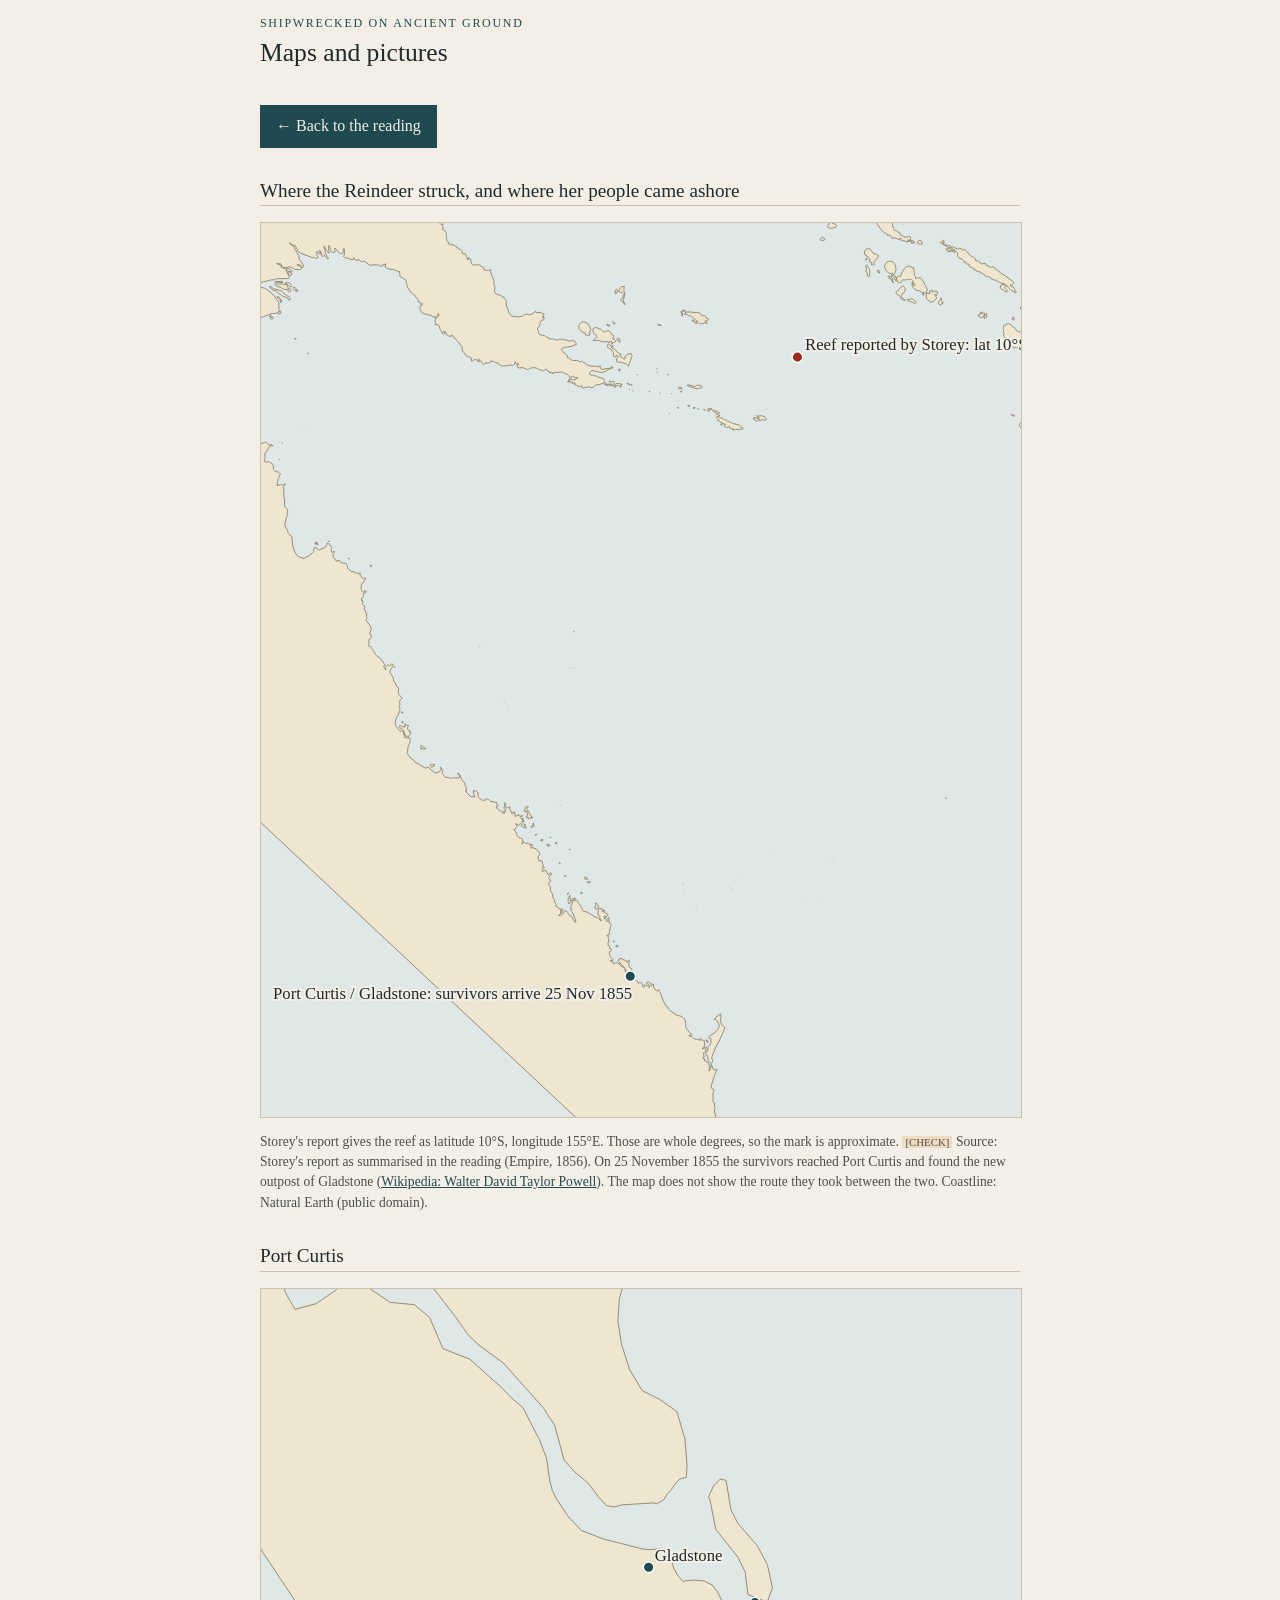
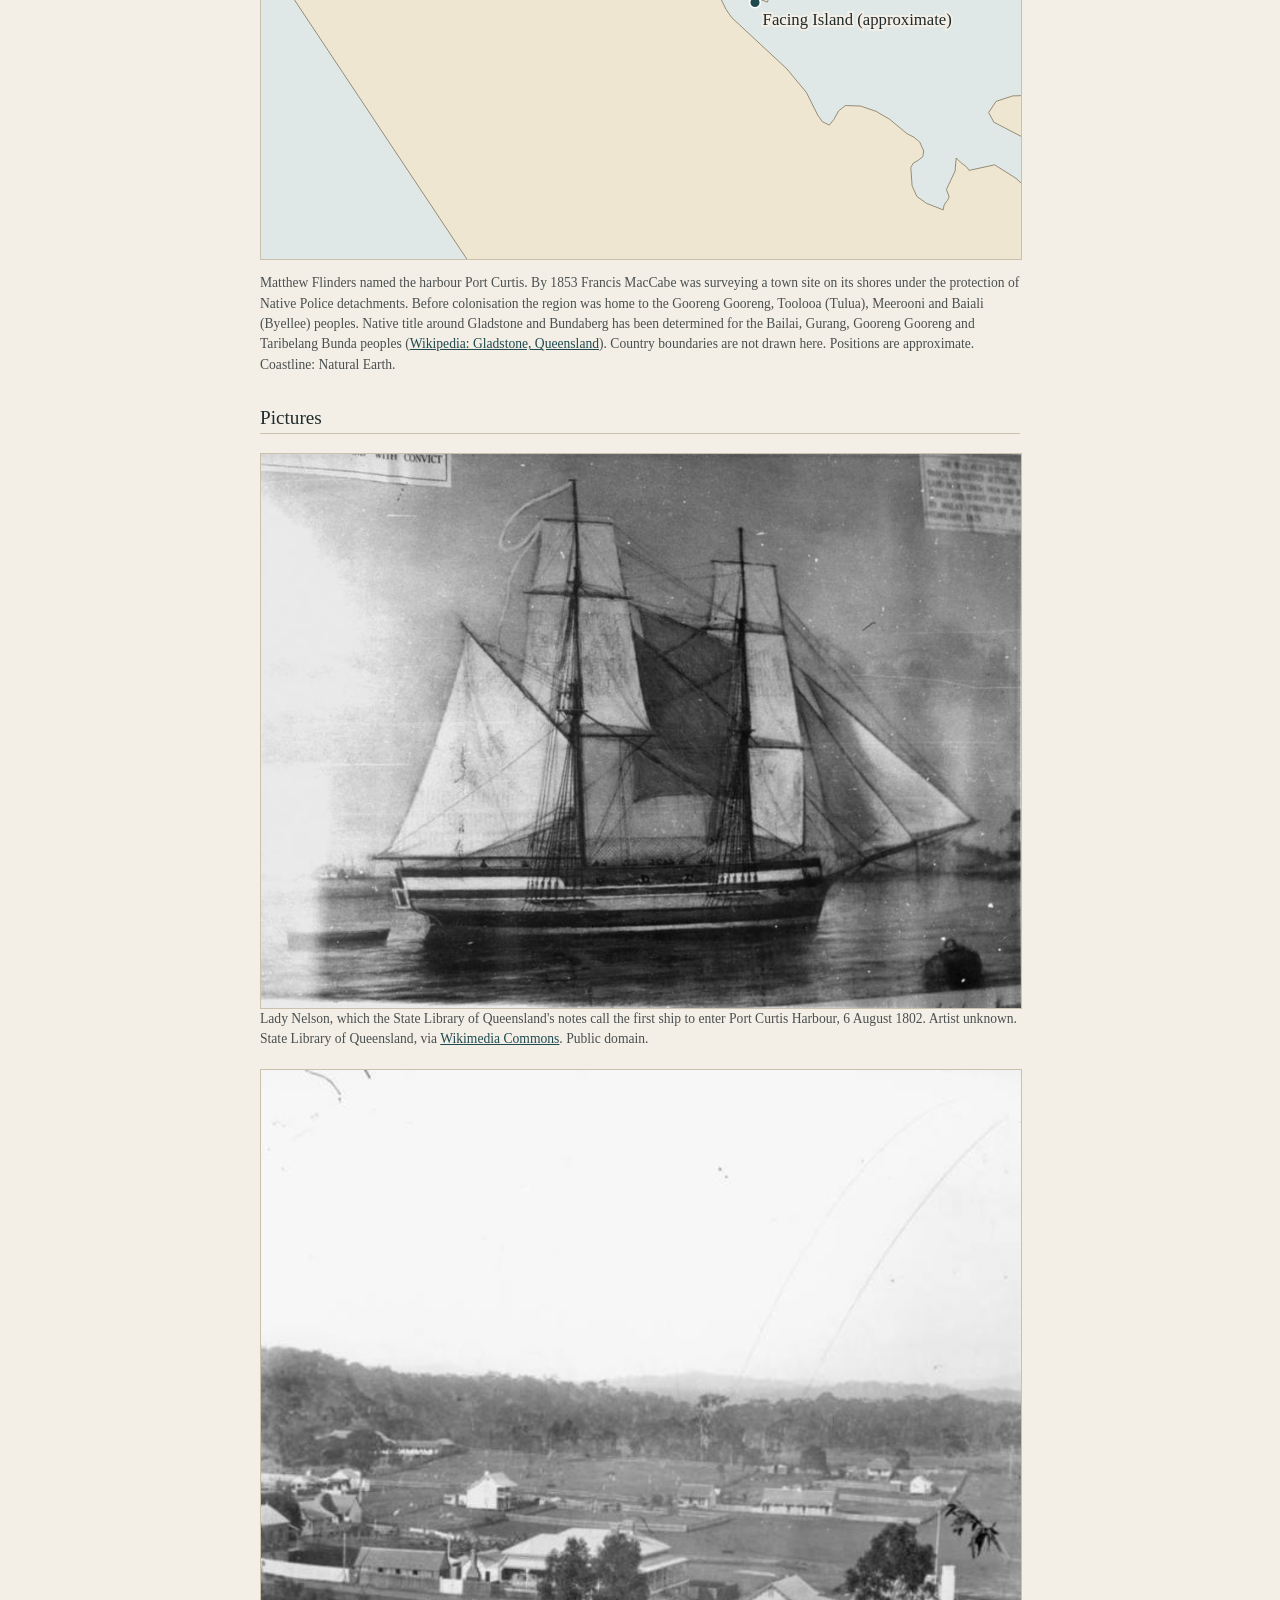
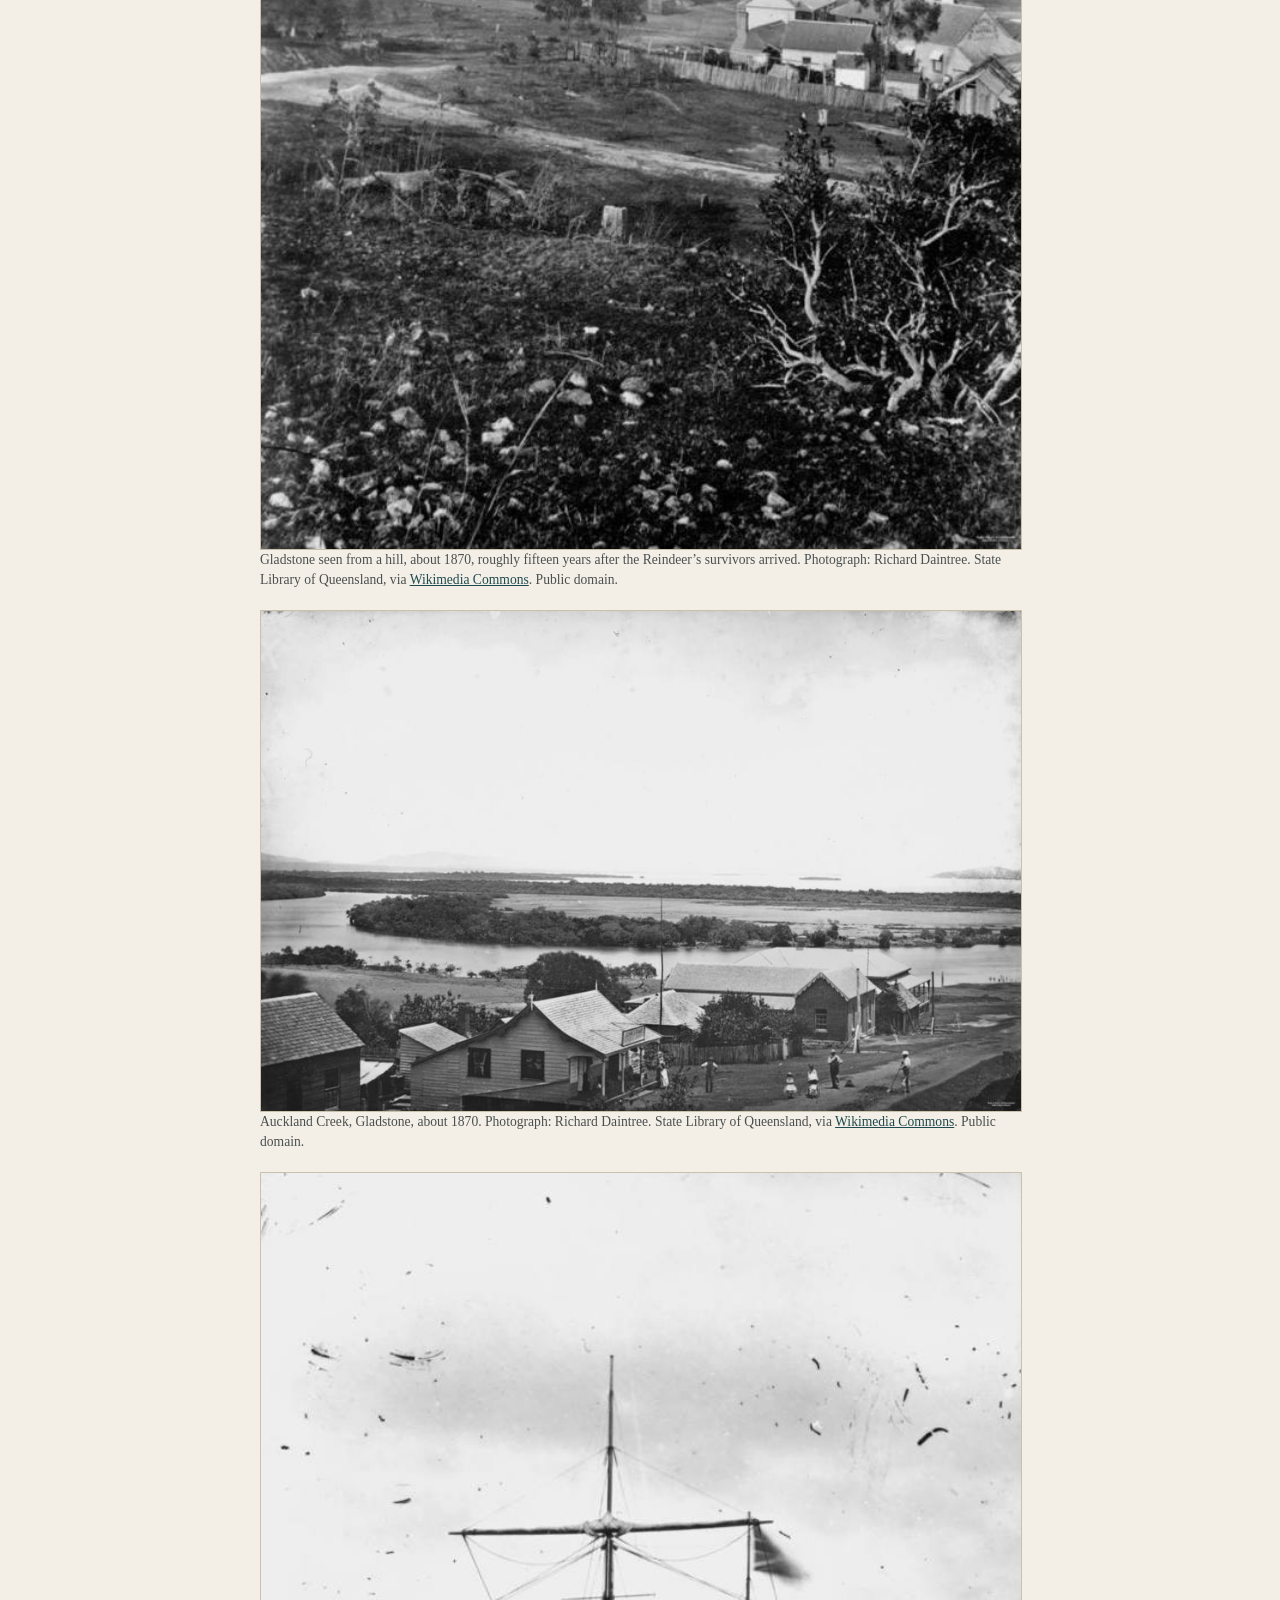
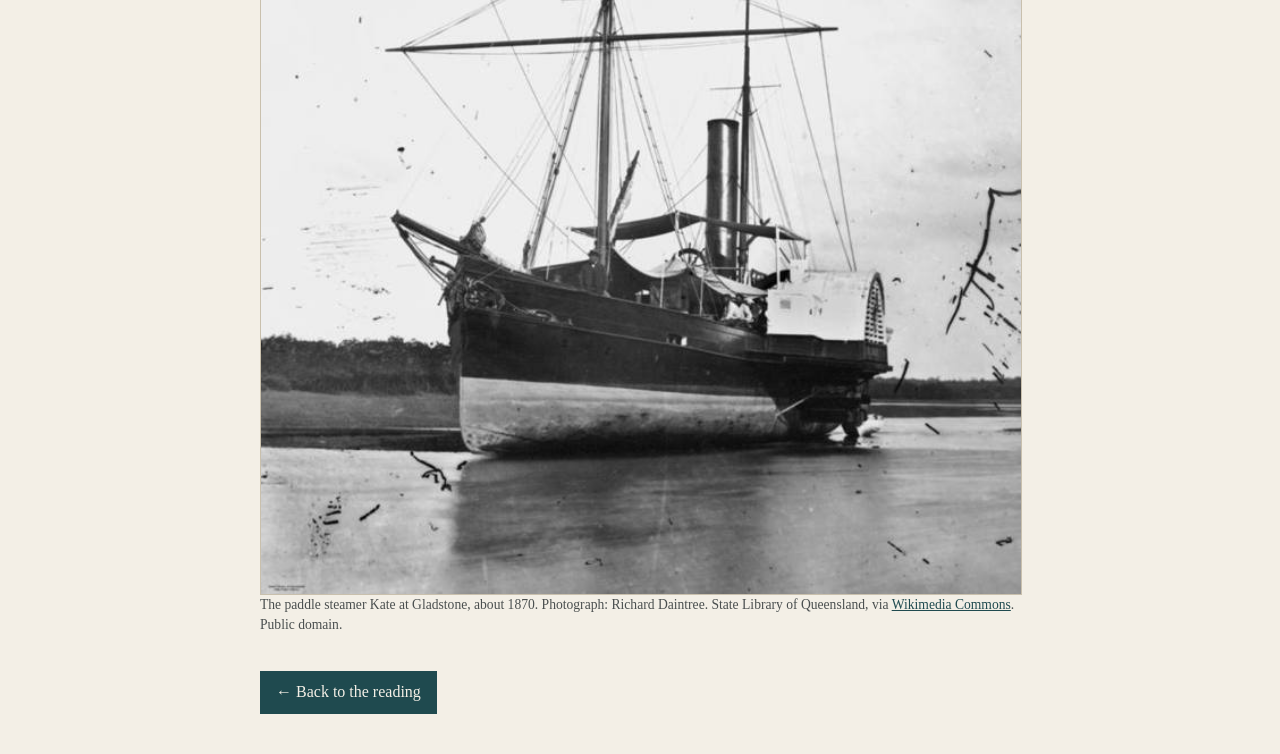
<file: extras/index.html>
<!doctype html><html lang="en"><head><meta charset="utf-8"><meta name="viewport" content="width=device-width,initial-scale=1"><link rel="icon" type="image/svg+xml" href="../favicon.svg"><title>Maps and pictures · Shipwrecked on Ancient Ground</title>
<style>body{margin:0;background:#f3efe6;color:#1f2a2c;font-family:Georgia,serif;line-height:1.5}main{max-width:760px;margin:0 auto;padding:1rem 5vw 2.5rem}
.k{font:12px Georgia,serif;letter-spacing:.14em;text-transform:uppercase;color:#1f4a4f}h1{font-weight:normal;margin:.2rem 0 1rem;font-size:1.6rem}h2{font-weight:normal;font-size:1.2rem;border-bottom:1px solid #c9c0ad;margin-top:1.8rem}
svg{width:100%;height:auto;border:1px solid #c9c0ad;display:block}.sea{fill:#dfe8e6}.land{fill:#efe6d1;stroke:#7d6f55;stroke-width:1}.pt{fill:#1f4a4f;stroke:#fff;stroke-width:2}.wr{fill:#9b2d20;stroke:#fff;stroke-width:2}.lb{font:22px Georgia,serif;fill:#1f2a2c;paint-order:stroke;stroke:#f3efe6;stroke-width:5px}
.cap,figcaption{font-size:.85rem;color:#4a4f4f}.cap a,figcaption a{color:#1f4a4f}figure{margin:1.2rem 0}img{width:100%;height:auto;display:block;border:1px solid #c9c0ad}
.chk{background:#f0dcc0;font-size:.8em;padding:0 3px}a.back{display:inline-block;margin-top:1rem;background:#1f4a4f;color:#f3efe6;padding:.6rem 1rem;text-decoration:none}</style></head><body><main>
<div class="k">Shipwrecked on Ancient Ground</div><h1>Maps and pictures</h1>
<a class="back" href="../">← Back to the reading</a>
<h2>Where the Reindeer struck, and where her people came ashore</h2><svg viewBox="0 0 1000 1176" role="img" aria-label="Coral Sea map"><rect width="1000" height="1176" class="sea"/><path d="M-169.6,630.3L-162.3,629.5L-152.7,627.5L-151.5,627.1L-151.0,626.7L-150.5,626.0L-149.3,625.8L-146.6,625.7L-145.7,625.3L-144.8,624.7L-143.2,623.4L-142.6,623.1L-141.3,623.0L-140.7,622.6L-140.2,622.2L-138.5,621.2L-136.8,619.6L-135.9,619.0L-133.3,618.6L-132.7,618.1L-132.5,617.4L-132.1,616.4L-131.3,615.8L-130.0,615.2L-128.6,614.9L-127.5,614.8L-126.8,614.2L-126.1,612.9L-124.5,608.6L-123.9,603.7L-123.3,601.5L-122.9,600.9L-121.6,599.5L-121.3,597.7L-121.0,597.2L-120.6,596.4L-120.0,592.6L-120.2,591.6L-120.6,590.4L-120.8,589.3L-120.2,588.4L-114.7,581.6L-112.7,576.5L-112.3,576.3L-111.2,576.2L-110.7,576.1L-110.3,575.7L-109.1,574.0L-105.9,570.8L-105.5,569.8L-105.3,568.9L-104.5,567.0L-103.9,563.1L-103.2,562.1L-102.3,562.4L-101.0,559.9L-100.4,558.6L-100.2,557.3L-99.9,556.1L-99.8,555.4L-100.0,555.1L-100.5,554.8L-100.7,554.1L-100.6,553.1L-100.3,552.3L-98.9,550.6L-98.6,549.6L-98.4,548.5L-97.4,546.1L-97.1,545.0L-97.1,542.6L-96.9,542.1L-96.3,541.2L-95.9,539.9L-92.7,534.2L-92.3,533.0L-93.4,531.9L-95.4,525.8L-95.4,525.3L-95.1,524.6L-94.0,523.7L-93.8,523.1L-93.7,520.7L-91.8,508.8L-89.0,498.8L-84.1,487.5L-83.8,486.6L-83.7,484.5L-83.5,483.5L-83.0,482.7L-82.1,482.5L-82.5,481.3L-81.8,480.5L-80.8,479.8L-80.1,478.9L-80.2,477.9L-80.4,476.9L-80.2,476.1L-78.9,476.1L-79.2,475.0L-79.0,473.8L-78.6,472.6L-78.5,471.3L-78.7,470.0L-79.2,468.9L-79.8,467.9L-80.5,467.2L-80.5,466.8L-80.2,466.3L-81.7,464.4L-82.1,463.4L-85.5,448.2L-85.7,444.5L-85.9,443.5L-86.7,441.4L-87.0,440.2L-86.9,437.7L-86.3,435.3L-82.8,426.2L-82.3,423.8L-82.1,421.2L-82.4,418.5L-83.3,416.2L-84.6,414.4L-86.2,412.8L-89.1,408.7L-90.1,403.9L-89.8,398.6L-86.6,386.6L-85.3,383.8L-85.0,382.4L-84.7,381.9L-82.9,379.7L-82.4,378.7L-80.8,374.7L-80.5,373.3L-79.8,373.6L-79.2,373.7L-78.6,373.6L-78.1,373.3L-78.8,372.3L-78.6,371.4L-78.0,370.7L-77.7,369.9L-77.6,369.4L-77.0,368.2L-76.8,367.7L-76.9,367.1L-77.2,366.4L-77.2,365.9L-77.3,365.6L-77.6,365.3L-77.9,365.0L-78.7,364.7L-78.9,364.4L-79.1,364.0L-79.3,363.6L-79.8,363.0L-80.2,362.4L-80.9,360.8L-81.1,359.9L-81.4,355.8L-82.1,353.3L-82.3,353.1L-82.7,353.0L-83.1,352.6L-83.3,352.1L-83.2,351.6L-82.0,349.6L-81.3,348.7L-80.7,347.7L-80.5,346.7L-79.7,347.5L-78.7,347.0L-77.7,346.0L-75.5,344.9L-74.3,343.7L-73.3,342.3L-72.8,341.2L-72.6,340.3L-71.2,336.6L-70.9,334.9L-70.5,334.0L-70.0,333.4L-69.4,333.3L-69.3,334.0L-69.6,335.4L-69.2,335.4L-68.5,334.1L-67.4,334.4L-66.5,335.3L-65.8,336.4L-65.1,339.9L-65.2,342.4L-65.1,343.7L-64.6,344.3L-64.0,344.7L-62.4,347.6L-62.5,346.5L-62.4,345.3L-62.5,344.0L-63.4,341.9L-63.9,339.4L-64.4,338.7L-59.5,337.1L-58.3,336.2L-59.9,336.3L-61.6,336.2L-63.2,335.9L-64.4,335.4L-65.2,334.3L-65.8,333.7L-68.7,332.8L-69.2,332.6L-68.4,331.8L-66.2,330.6L-64.8,329.6L-63.6,329.2L-63.0,328.7L-62.5,328.5L-61.7,328.5L-60.3,328.5L-61.9,328.0L-62.9,327.4L-63.7,327.4L-64.8,328.5L-65.6,328.2L-66.5,328.2L-68.4,328.5L-69.9,328.5L-70.7,328.2L-71.6,327.7L-72.3,327.1L-73.1,325.6L-73.6,324.9L-74.3,324.5L-76.8,323.7L-74.5,322.1L-73.5,321.2L-73.8,320.9L-76.5,321.0L-77.4,320.8L-78.5,320.1L-78.6,320.3L-78.6,320.4L-78.7,320.4L-78.9,320.5L-78.8,321.5L-78.9,325.1L-78.6,325.2L-77.2,325.2L-76.7,325.5L-76.5,326.1L-77.1,326.3L-78.5,326.1L-81.1,327.2L-82.4,327.2L-82.9,325.9L-82.7,325.1L-76.8,312.4L-76.0,308.7L-75.5,307.8L-74.6,307.6L-72.3,308.4L-71.2,308.4L-70.6,308.2L-70.0,308.0L-70.6,307.7L-71.0,307.3L-71.3,306.7L-71.2,306.0L-71.6,306.0L-71.8,306.4L-72.2,306.8L-72.6,307.1L-73.0,307.0L-73.3,306.4L-73.2,305.6L-72.6,303.1L-71.5,300.9L-70.5,297.4L-68.8,294.5L-66.4,292.1L-63.9,291.4L-64.5,292.7L-64.8,293.6L-64.8,294.6L-63.7,298.0L-63.5,299.1L-63.6,300.4L-61.6,296.8L-60.9,296.3L-60.2,296.6L-57.5,298.3L-56.9,296.5L-57.1,295.8L-58.1,295.5L-59.0,293.8L-59.3,293.3L-60.0,292.9L-60.6,292.8L-61.2,292.9L-61.6,292.7L-62.1,290.8L-61.9,288.0L-60.7,283.0L-58.2,279.9L-58.1,279.2L-58.4,278.2L-58.2,276.8L-51.1,255.2L-50.9,253.9L-51.1,250.6L-51.0,249.2L-50.7,248.3L-49.9,246.3L-49.4,244.2L-49.5,239.2L-50.3,234.3L-49.9,232.4L-48.6,231.2L-45.8,230.6L-45.4,231.0L-44.8,230.5L-43.7,230.1L-42.4,229.8L-41.2,229.8L-39.8,229.5L-38.8,228.8L-37.4,227.0L-35.2,224.7L-34.9,223.9L-34.8,223.0L-33.8,220.3L-33.3,219.3L-32.4,218.5L-31.6,218.3L-29.1,218.5L-28.8,218.3L-27.8,217.5L-27.5,217.3L-27.3,217.3L-27.2,217.1L-27.0,217.0L-26.7,216.9L-26.5,217.1L-26.5,217.4L-26.6,217.8L-26.5,218.1L-25.7,218.7L-23.5,219.7L-22.6,220.3L-22.6,220.7L-22.8,221.3L-23.2,221.9L-23.5,222.3L-23.9,222.7L-24.9,223.1L-25.3,223.4L-25.6,223.9L-26.2,225.2L-26.5,225.8L-27.0,226.0L-28.1,226.3L-28.5,226.6L-28.8,228.0L-28.6,229.4L-28.5,230.8L-29.3,232.2L-28.1,231.9L-27.1,230.9L-26.4,229.7L-26.1,228.4L-25.5,227.7L-24.1,227.3L-22.7,227.5L-22.0,228.4L-21.5,231.2L-21.2,231.3L-20.6,231.1L-20.0,231.4L-19.5,232.4L-20.0,234.3L-19.6,235.5L-18.9,234.2L-17.6,233.5L-16.2,233.4L-15.2,233.8L-14.9,234.5L-14.6,236.2L-14.2,236.9L-13.6,237.6L-13.1,238.4L-12.4,240.3L-12.0,241.9L-12.0,243.7L-11.4,245.2L-11.2,245.4L-11.4,245.9L-12.0,246.8L-12.1,248.1L-12.1,249.9L-11.7,251.6L-10.7,252.7L-10.0,252.6L-9.4,253.4L-8.9,254.5L-8.7,255.4L-8.5,256.0L-7.7,257.2L-7.5,257.8L-7.7,258.3L-8.0,258.8L-8.7,259.6L-10.0,261.9L-10.5,263.4L-10.1,264.1L-9.4,264.6L-9.4,265.9L-9.6,268.5L-9.3,269.1L-8.6,270.2L-8.4,270.9L-7.9,278.6L-8.4,283.6L-8.1,284.5L-7.5,285.3L-4.3,287.9L-3.5,287.8L-1.5,289.7L-0.5,290.2L1.2,290.1L2.4,289.7L4.5,288.6L6.1,288.4L7.3,288.9L10.3,291.9L10.8,292.0L11.8,291.9L13.4,291.5L14.1,291.5L14.6,292.2L14.1,292.8L13.4,293.1L12.0,293.1L6.2,302.1L6.0,302.4L5.4,302.5L5.1,302.9L4.9,304.0L5.0,304.2L5.3,305.8L5.3,306.5L5.2,307.1L5.0,307.5L4.5,308.0L4.8,308.2L5.1,308.6L5.3,308.8L4.9,309.9L4.6,311.0L4.5,313.5L5.0,313.9L6.1,314.3L8.2,314.5L10.4,314.1L10.9,314.3L12.1,315.1L12.4,315.3L14.9,317.0L15.1,317.2L15.4,317.7L16.0,318.7L16.2,319.6L16.4,323.2L16.7,324.5L17.3,325.6L18.3,326.5L19.0,326.9L21.3,327.6L22.1,327.7L23.0,328.0L24.0,328.7L25.5,330.2L25.5,330.5L24.2,332.2L23.7,333.3L24.1,333.8L24.2,334.3L22.3,337.2L22.2,338.3L21.5,341.5L21.4,344.8L21.1,345.9L22.3,344.3L22.8,344.7L23.6,345.0L24.3,345.2L24.9,344.9L25.8,344.2L26.4,344.2L26.9,344.5L27.8,344.7L29.2,344.5L30.1,344.1L30.8,343.6L32.0,343.1L29.1,348.3L30.1,350.3L30.1,352.8L29.6,357.4L31.0,364.6L31.0,372.3L31.2,373.1L31.4,373.5L33.6,375.1L33.7,375.8L34.4,376.8L34.8,377.4L35.0,378.1L35.0,378.6L34.2,382.3L34.3,383.3L35.2,383.8L34.8,384.9L33.2,388.2L32.7,390.2L32.2,393.6L31.4,396.0L31.2,397.1L31.4,398.0L32.5,400.2L32.8,401.3L33.1,401.9L35.0,404.5L35.2,405.0L35.2,406.8L35.4,407.4L35.6,408.1L36.0,408.6L36.4,409.2L39.9,412.0L40.4,412.6L40.9,416.2L40.8,417.2L41.4,418.5L41.6,424.1L44.0,431.8L46.0,435.4L47.3,437.2L48.9,438.6L49.8,439.2L50.6,439.7L51.4,440.0L52.5,440.2L54.5,440.4L55.0,440.8L55.4,441.8L56.0,441.1L56.6,440.9L58.2,440.6L60.6,439.2L62.8,438.4L65.5,435.6L66.4,435.0L67.4,434.6L68.3,433.7L69.0,432.7L69.4,431.8L69.6,430.2L69.5,428.6L69.7,427.2L70.7,426.5L70.8,426.8L71.3,427.4L71.5,427.7L71.7,427.4L71.9,427.3L72.1,427.2L72.3,426.9L72.7,426.9L73.6,428.9L73.9,429.3L74.6,429.6L75.3,429.6L76.0,429.6L76.7,430.2L84.7,426.5L85.2,426.1L86.3,423.3L86.6,422.9L86.8,422.7L86.8,422.3L86.8,421.5L87.0,421.2L87.4,421.3L88.2,421.7L89.1,421.9L89.6,422.5L89.8,423.0L90.2,423.2L90.8,423.8L93.2,427.3L92.7,428.3L92.5,429.6L92.5,432.0L93.0,433.2L94.1,433.3L95.3,432.6L96.1,431.8L96.3,432.7L96.1,433.9L95.6,434.9L95.1,435.4L94.9,436.1L95.1,439.3L95.3,440.2L95.6,440.7L97.3,441.8L97.6,442.4L98.3,443.9L98.7,444.5L99.9,444.8L102.3,444.2L103.3,444.3L104.2,445.1L104.8,446.1L105.7,447.1L107.1,447.5L110.9,447.6L111.8,447.9L112.3,448.4L112.4,448.8L112.4,449.3L112.6,449.9L112.9,450.4L114.0,451.3L113.9,451.5L114.2,454.5L114.4,454.9L115.0,455.5L118.5,457.9L119.4,459.2L120.9,458.4L122.2,458.9L123.5,459.9L124.9,460.4L125.7,460.5L126.8,461.0L127.5,461.2L128.4,461.1L129.9,460.7L130.8,460.7L130.1,462.3L130.6,463.6L133.9,467.5L134.9,467.6L136.1,467.3L138.0,467.2L137.2,468.9L132.8,475.0L132.2,476.2L131.5,480.3L131.7,481.3L132.5,483.1L132.9,484.7L133.5,485.3L134.2,485.6L135.0,485.8L135.9,485.6L136.3,485.0L136.7,483.3L137.8,484.1L138.2,485.3L137.9,486.4L135.4,487.3L134.5,488.3L134.2,489.4L135.2,490.2L134.6,490.8L134.5,491.4L134.5,492.0L134.3,492.6L134.0,492.8L133.1,493.2L132.7,493.5L132.2,494.5L132.0,495.8L132.1,496.6L132.7,496.2L133.2,496.2L134.0,498.6L134.1,499.8L133.4,500.3L133.2,500.5L133.2,501.1L133.4,501.6L133.7,501.9L133.8,502.1L135.9,503.7L136.1,504.0L136.6,505.3L136.6,505.9L136.5,506.4L135.7,507.6L135.8,507.9L136.2,508.1L138.5,513.1L139.0,513.8L139.2,514.7L138.8,517.4L138.8,518.4L139.1,519.0L139.4,519.3L139.6,519.5L139.6,520.0L139.3,520.7L138.5,521.9L138.4,522.6L138.6,523.7L139.1,524.5L140.4,525.7L143.0,528.9L144.1,531.0L144.8,533.0L144.8,535.2L143.5,539.1L143.2,541.2L143.4,541.3L144.6,542.0L144.8,542.4L145.2,543.8L145.2,544.7L144.8,545.5L143.0,547.2L142.0,549.1L142.0,553.5L141.2,555.5L141.4,556.2L141.7,556.8L142.2,557.3L142.8,557.5L144.0,557.1L144.9,557.7L145.5,558.9L145.7,560.1L146.0,560.7L148.1,562.8L148.9,564.8L149.9,565.9L150.1,566.2L150.3,567.1L150.9,568.0L151.7,568.9L154.5,571.3L155.2,571.7L156.6,572.2L157.1,572.6L157.4,573.1L157.6,574.5L158.0,575.1L158.5,575.6L159.6,576.1L160.1,576.5L161.4,579.3L162.3,579.9L163.2,581.0L163.4,581.5L163.2,582.3L162.6,582.5L161.9,582.6L161.4,582.9L161.2,583.7L161.6,584.3L162.3,584.9L163.0,585.7L163.1,586.2L163.0,587.1L163.2,587.6L163.7,587.7L164.3,587.6L164.6,587.2L164.0,586.0L163.9,585.0L164.0,584.1L164.4,583.7L164.9,583.4L166.5,581.9L167.0,581.3L168.1,581.9L168.7,582.6L169.4,582.7L170.8,581.5L171.3,581.0L171.6,580.7L172.0,580.5L172.8,580.5L173.8,580.8L174.0,581.5L173.7,582.2L173.5,582.5L173.4,582.5L172.8,583.1L172.6,583.3L172.6,583.6L173.0,583.8L173.0,584.1L172.4,585.3L172.0,585.9L171.6,586.1L171.2,586.6L170.1,588.6L169.8,589.4L169.5,590.6L169.5,591.7L169.9,592.6L170.8,593.0L171.3,593.5L173.7,597.8L174.1,599.0L174.3,600.3L174.3,601.7L174.6,602.5L176.7,605.5L178.2,609.2L178.9,610.1L180.0,611.0L180.7,611.3L180.9,611.9L180.7,614.5L180.9,618.0L180.5,618.6L181.2,620.0L182.7,622.0L184.4,623.5L185.0,624.3L185.2,625.4L184.8,626.3L183.3,627.6L182.7,628.5L182.5,629.8L182.7,633.5L182.4,633.7L181.8,634.3L181.4,635.0L181.7,635.3L182.1,635.6L182.1,636.2L182.0,636.9L181.9,637.3L182.8,638.5L183.1,639.1L182.6,639.8L182.3,641.7L182.1,642.2L182.2,643.0L180.6,647.0L177.7,652.1L177.4,653.9L176.8,655.4L176.7,656.3L176.7,657.2L176.8,658.0L177.1,658.8L177.5,659.5L177.1,661.0L177.9,662.5L182.4,667.6L183.5,668.3L184.2,668.5L186.1,668.6L186.8,668.8L187.3,669.4L187.5,670.2L187.6,672.0L189.0,676.0L188.8,677.3L190.0,676.9L191.2,677.1L192.2,677.6L192.6,677.9L193.5,677.4L194.4,677.5L196.4,678.1L196.3,680.8L195.9,683.1L195.3,685.1L193.6,688.9L192.8,695.8L192.7,696.2L192.5,696.6L192.4,697.2L192.4,697.8L192.7,698.5L193.8,699.8L194.0,700.4L194.2,700.7L195.0,701.3L195.4,701.9L196.1,703.5L200.6,706.5L201.5,707.5L202.7,709.4L203.7,710.3L204.7,710.8L207.0,711.5L207.9,712.1L209.2,713.4L209.5,714.1L209.9,714.2L210.5,714.2L211.0,714.3L215.0,716.6L217.2,717.2L220.4,716.0L221.2,716.6L222.3,718.4L223.8,719.8L224.7,720.5L225.3,720.7L226.5,721.5L227.9,722.8L229.7,723.8L231.9,723.2L232.8,723.3L234.0,722.6L235.9,720.7L236.4,719.8L236.7,718.7L236.6,717.5L236.3,716.3L236.7,716.3L237.0,717.2L238.1,718.3L238.4,719.4L238.5,719.6L239.0,720.1L239.1,720.4L239.1,720.7L238.8,721.1L238.4,723.0L238.4,723.6L238.7,724.5L240.1,726.0L240.4,726.6L243.2,730.0L243.9,729.3L245.1,729.4L248.4,730.2L249.7,730.7L250.3,730.9L250.7,730.8L252.1,730.0L260.1,730.2L261.8,729.2L261.8,728.2L261.3,727.0L260.5,726.0L259.2,725.2L258.8,724.3L259.0,723.8L260.2,724.4L261.5,726.0L264.2,732.5L267.7,736.5L268.2,737.5L268.3,738.9L268.7,740.5L269.4,742.0L270.2,743.3L270.0,744.9L270.5,746.3L270.5,747.2L268.5,747.4L269.4,747.8L270.1,748.4L271.4,750.2L275.5,754.6L277.6,754.9L281.5,755.0L280.0,751.6L279.7,751.0L279.7,750.4L279.5,746.6L283.8,747.9L285.1,749.1L285.8,754.4L286.7,756.1L288.1,757.4L289.9,758.7L291.1,759.3L292.3,759.5L295.0,759.5L295.2,759.2L295.3,758.7L295.4,758.1L295.8,757.9L296.2,757.9L296.7,758.2L297.0,758.2L297.4,758.1L298.4,757.5L299.0,757.9L300.9,759.8L301.2,760.5L301.8,761.0L305.7,761.5L309.1,762.6L310.5,762.7L310.1,763.9L310.5,764.9L312.1,766.7L310.9,767.0L309.7,767.5L310.3,768.0L310.5,768.6L310.3,769.1L309.7,769.6L311.2,770.2L311.9,770.6L313.4,772.5L313.5,772.8L314.0,773.0L316.2,774.4L317.8,774.9L318.2,775.4L317.8,776.4L318.6,776.6L319.8,776.5L320.8,776.1L321.4,775.6L321.5,774.9L320.9,774.8L320.0,774.7L319.0,774.4L319.6,773.7L320.4,773.5L321.1,773.5L321.8,773.2L322.1,772.5L322.0,771.8L321.4,771.4L320.8,771.2L320.2,770.8L319.9,770.0L319.8,769.1L320.2,768.3L321.1,768.0L321.8,768.5L322.4,769.2L323.2,769.6L324.8,769.6L325.3,769.3L326.0,768.6L327.1,767.8L327.5,768.2L327.5,771.5L328.0,773.4L328.8,774.9L330.3,775.2L329.8,776.0L329.7,776.8L330.0,777.3L331.1,777.2L331.7,776.7L331.9,776.0L331.9,775.2L332.3,774.4L332.8,774.9L333.0,775.3L333.0,775.9L332.7,776.4L333.8,775.9L334.3,775.6L334.3,776.3L334.1,777.0L333.7,777.5L333.1,778.0L334.3,778.7L334.7,778.8L334.4,779.1L334.3,779.6L334.2,780.2L334.3,780.8L336.6,779.8L337.7,779.5L338.7,779.6L338.6,778.2L340.1,778.9L341.4,780.4L340.7,781.6L341.0,782.1L341.8,782.8L342.0,783.0L342.2,783.6L342.6,783.8L343.1,783.8L343.5,784.1L344.1,785.2L344.0,786.0L343.7,786.8L343.5,787.7L344.2,789.5L345.4,790.6L348.4,792.5L346.9,792.8L347.4,793.8L348.5,795.1L349.2,796.2L348.7,795.9L348.2,795.9L347.7,795.9L347.2,796.2L346.8,795.5L346.2,795.3L345.6,795.4L345.2,795.8L344.7,794.9L344.2,794.3L343.6,793.9L342.8,793.7L343.1,793.1L343.2,792.3L343.1,791.5L342.8,790.9L342.5,790.7L341.7,790.2L341.3,790.1L340.8,790.2L340.6,790.5L340.7,790.9L340.3,791.5L340.1,792.0L339.7,792.4L338.7,792.5L337.8,792.3L337.5,791.9L337.3,791.4L336.7,790.9L335.4,790.5L335.5,791.5L336.3,793.0L336.7,794.2L336.2,795.4L335.2,796.7L333.9,797.5L332.7,797.4L333.0,798.4L333.5,799.2L334.7,800.6L334.8,800.8L335.0,801.6L335.1,801.8L335.4,802.0L336.2,801.9L336.5,802.0L337.0,802.7L336.8,803.3L335.9,804.6L336.8,805.0L337.6,807.0L338.9,807.5L339.3,807.7L340.1,809.1L340.3,809.7L340.6,809.9L341.2,809.8L341.9,809.5L342.3,809.4L343.1,809.6L343.5,810.0L343.7,810.4L344.0,811.1L344.3,813.7L344.2,814.0L343.9,814.3L343.7,814.7L343.5,815.3L343.5,815.9L343.3,816.4L343.1,816.8L342.8,817.1L343.8,816.9L344.6,816.1L345.6,814.3L346.4,814.9L347.0,815.6L347.7,816.1L348.6,816.3L350.4,815.9L351.3,815.9L351.6,816.5L353.0,817.7L353.7,818.1L354.0,818.0L354.2,817.7L354.5,817.5L355.3,817.5L356.3,817.6L357.0,818.0L357.3,819.1L356.3,818.8L355.1,818.6L354.5,818.8L355.1,819.7L355.3,820.7L354.7,821.5L354.5,822.1L355.7,822.3L357.6,821.8L358.5,821.8L358.9,822.5L359.4,823.1L361.8,823.3L362.5,824.0L362.7,825.0L363.2,825.7L363.9,826.2L364.7,826.4L364.8,826.7L366.5,828.8L366.5,830.9L364.5,834.2L364.5,836.5L366.2,839.6L366.7,840.1L367.2,839.8L367.6,838.7L367.9,838.5L368.4,838.5L368.5,838.6L368.6,838.8L369.0,839.3L369.0,839.5L369.0,839.8L368.9,840.0L369.2,840.1L370.0,840.1L370.2,840.1L370.5,840.9L370.6,841.5L370.4,841.7L370.2,842.3L370.6,843.6L371.8,845.7L371.4,846.2L371.0,846.5L370.4,846.8L369.8,846.9L370.4,847.6L372.1,847.9L373.0,848.5L372.1,849.3L371.0,849.9L370.1,850.7L369.8,852.0L370.1,853.6L371.0,853.5L373.4,851.7L373.9,852.6L374.8,852.9L375.8,853.0L376.2,853.2L376.0,855.0L376.3,855.8L377.2,856.2L377.3,856.6L377.5,857.4L378.2,857.9L379.5,857.4L379.9,856.8L380.5,855.1L381.1,854.6L381.6,855.1L381.9,855.6L382.3,857.0L379.3,860.0L378.9,861.0L379.2,862.4L380.3,864.6L380.8,865.4L381.1,865.8L381.1,866.3L380.7,866.9L380.2,867.1L379.6,867.2L378.8,867.7L378.4,868.8L378.6,870.0L379.1,871.2L379.8,872.3L380.3,873.0L380.7,873.3L380.9,873.6L381.1,874.4L381.0,874.9L380.7,876.3L380.6,877.0L380.8,878.2L381.4,879.5L383.6,883.1L383.8,884.0L384.0,886.8L384.5,888.0L386.7,891.7L385.8,892.4L385.5,892.8L385.5,893.3L386.7,893.7L387.1,894.8L387.3,895.1L388.7,896.7L388.5,897.4L387.6,898.5L387.5,899.0L387.8,899.2L390.6,900.2L390.9,900.4L391.4,900.8L391.9,901.6L392.3,902.6L392.9,903.1L394.0,902.6L394.3,903.7L394.4,904.9L394.4,907.2L394.1,908.6L393.4,909.5L392.6,910.2L392.0,911.4L393.8,911.1L396.0,910.0L398.0,908.5L399.2,907.4L400.1,905.2L400.8,904.6L401.8,905.2L403.4,907.1L404.2,908.3L404.5,909.2L404.8,909.8L409.6,913.7L410.1,914.5L410.6,916.3L411.8,918.2L413.2,919.6L414.5,920.3L413.1,914.9L409.2,905.9L408.1,904.7L407.6,903.3L407.6,902.2L408.9,902.6L408.4,901.7L407.7,900.8L407.3,899.9L407.8,898.7L408.4,897.9L409.5,895.4L409.9,893.4L410.5,892.6L411.2,891.9L411.9,891.7L412.8,891.5L414.9,890.7L415.2,891.1L416.3,891.6L416.6,891.9L416.7,892.4L417.8,895.1L418.3,896.0L418.8,896.8L419.4,897.3L419.9,897.6L420.4,897.7L420.8,898.0L421.0,898.7L421.0,899.4L421.1,899.9L421.2,900.2L421.4,900.6L422.8,901.6L423.1,902.3L422.2,903.0L423.2,904.6L424.4,905.6L429.4,907.0L430.2,907.4L431.8,908.6L432.7,909.1L434.5,909.8L435.5,910.2L436.0,910.7L437.1,912.0L437.9,912.6L438.9,913.1L441.9,913.8L443.2,914.6L447.6,918.3L448.0,917.9L447.0,916.9L446.1,915.2L445.6,913.6L446.0,912.6L446.0,912.2L443.8,910.7L443.2,907.5L443.7,903.9L445.2,901.4L445.6,901.8L447.2,902.6L448.1,902.0L449.2,902.5L449.6,903.3L448.8,903.8L449.0,904.3L449.1,904.8L448.9,905.2L448.4,905.4L449.1,905.6L449.7,906.0L450.3,906.5L450.8,907.0L451.2,906.6L450.8,905.9L450.6,905.0L450.9,904.0L451.6,903.4L451.8,904.7L452.1,906.1L452.6,907.4L453.2,908.2L453.7,908.5L455.3,909.0L455.9,909.0L456.2,909.3L456.5,910.0L456.4,910.7L455.9,911.0L454.3,912.9L453.3,913.5L452.8,912.0L452.4,911.7L451.5,912.1L451.3,913.0L452.4,913.8L451.6,915.5L453.2,915.1L453.9,915.5L454.1,916.5L454.1,918.1L454.3,919.0L454.8,919.3L455.5,919.0L456.1,918.3L456.3,917.6L456.4,916.8L456.4,915.3L456.7,913.8L457.3,913.5L457.8,914.3L458.1,915.9L457.6,919.2L457.9,920.8L459.2,920.7L459.6,921.9L460.4,923.4L460.4,924.3L460.2,925.5L459.4,927.7L459.1,930.2L458.6,932.3L458.2,935.2L458.1,935.6L458.1,935.9L458.1,936.6L458.1,936.8L457.7,936.9L456.8,936.8L455.4,937.0L455.1,937.2L455.4,937.8L455.9,938.3L457.0,938.9L457.3,939.2L457.3,939.8L457.0,940.4L456.8,940.9L457.1,941.5L457.4,941.9L457.6,942.3L457.6,943.5L456.5,948.3L456.7,950.5L458.9,951.7L458.5,952.8L458.5,953.7L458.9,954.5L459.6,955.4L459.8,955.1L460.0,954.9L460.1,954.6L461.1,955.8L460.7,957.4L459.5,958.8L458.1,959.4L459.7,965.4L461.3,966.8L463.3,969.2L463.7,969.9L463.1,970.6L462.0,970.8L459.6,970.7L459.6,971.1L461.0,971.3L462.2,971.8L463.0,972.5L463.3,973.7L463.9,974.8L465.2,974.4L466.5,973.6L466.9,973.1L468.1,973.2L469.8,974.4L471.3,974.5L472.2,975.3L473.0,977.2L474.7,977.9L476.6,979.6L477.3,980.3L478.0,980.9L479.0,982.9L479.4,984.0L479.7,985.4L479.8,986.0L480.1,986.5L480.8,987.7L481.0,987.8L481.6,988.5L483.0,989.0L485.5,989.6L485.9,989.7L486.4,989.6L486.9,989.6L487.1,989.8L487.2,990.4L487.3,990.8L487.6,991.3L487.9,991.7L488.1,991.6L488.6,991.6L489.2,991.6L489.7,991.9L490.0,992.3L490.6,993.4L490.9,993.9L494.3,997.1L495.5,998.5L496.2,999.9L496.5,1000.3L497.0,1000.5L497.2,1000.2L497.5,999.7L497.9,999.3L498.9,999.3L499.8,999.7L500.7,1000.2L501.8,1001.1L502.2,1001.3L502.6,1001.6L502.8,1002.1L502.7,1002.5L502.5,1002.7L502.1,1002.9L502.0,1003.2L502.1,1004.3L502.4,1004.9L503.0,1005.4L504.0,1005.8L504.1,1005.5L504.1,1005.4L504.3,1005.2L504.4,1005.0L504.2,1004.5L504.7,1003.4L504.8,1002.6L505.1,1002.8L505.4,1003.1L505.6,1003.3L507.2,1003.0L508.5,1003.8L509.8,1005.0L511.3,1005.8L510.8,1003.7L510.4,1002.7L509.6,1001.8L508.9,1001.3L507.1,1000.4L506.8,999.8L507.3,999.1L508.3,998.7L509.5,998.7L510.5,998.9L511.2,999.5L511.8,1000.2L512.5,1000.7L513.7,1001.0L513.7,1001.3L512.4,1002.5L513.0,1003.5L514.1,1003.7L514.1,1003.0L514.7,1002.7L516.5,1001.3L516.5,1003.1L516.8,1005.2L517.5,1007.1L518.3,1008.4L519.8,1009.6L520.7,1010.1L521.8,1010.2L522.1,1010.2L522.2,1010.2L522.2,1010.1L522.6,1009.8L522.8,1009.4L522.8,1009.0L522.9,1008.7L523.4,1008.6L523.5,1009.1L523.6,1010.5L523.8,1011.0L524.3,1011.6L525.5,1012.4L525.7,1012.8L525.9,1013.9L529.6,1024.1L532.9,1030.2L534.4,1031.3L536.7,1034.8L538.3,1036.4L547.4,1042.6L548.6,1042.8L549.8,1043.0L553.2,1044.0L555.3,1045.4L557.0,1047.4L558.3,1049.9L558.8,1052.5L558.8,1057.6L559.2,1058.8L563.4,1064.7L563.7,1065.2L564.2,1065.9L566.6,1067.2L566.9,1068.3L566.6,1068.8L566.2,1069.0L564.9,1069.1L564.6,1069.0L563.8,1068.7L563.4,1068.7L563.0,1068.8L562.8,1069.1L562.8,1069.3L563.0,1069.5L564.5,1069.6L565.8,1070.1L566.9,1070.7L567.7,1071.4L568.4,1072.3L569.2,1073.1L570.4,1073.6L573.3,1074.0L574.8,1074.4L576.3,1074.9L577.4,1075.5L577.5,1074.8L577.4,1074.0L577.5,1073.4L578.2,1073.1L578.6,1073.4L579.0,1074.8L579.6,1075.1L582.4,1075.5L583.2,1075.7L583.4,1076.3L583.4,1077.9L584.2,1083.3L583.9,1083.7L581.6,1085.0L581.2,1085.5L580.8,1086.2L580.6,1086.8L581.8,1086.4L585.0,1084.5L586.0,1084.6L586.4,1085.5L585.9,1086.1L585.0,1086.5L584.6,1086.8L585.0,1087.4L585.8,1087.7L586.2,1088.1L585.6,1089.0L583.5,1090.8L582.6,1091.8L582.2,1093.2L582.9,1096.7L582.8,1098.2L581.4,1098.5L582.0,1099.3L582.8,1099.9L584.6,1100.9L583.8,1101.3L583.4,1101.3L583.9,1102.4L584.9,1103.1L586.0,1103.6L587.3,1103.7L589.5,1107.4L589.9,1108.5L590.2,1110.9L590.3,1112.0L590.2,1112.2L589.7,1112.9L589.5,1113.4L589.4,1114.0L589.5,1115.8L589.9,1115.8L591.6,1112.7L591.9,1112.0L591.8,1110.1L592.0,1109.0L592.7,1108.1L592.1,1107.2L591.9,1106.9L592.8,1107.4L593.2,1108.0L593.5,1109.7L594.7,1112.8L595.4,1113.8L597.0,1114.3L598.9,1114.4L600.3,1113.8L600.0,1114.6L598.9,1116.2L598.5,1117.5L597.4,1119.7L596.9,1120.4L596.6,1121.3L596.0,1123.8L595.7,1124.3L594.7,1127.3L594.6,1128.2L592.8,1134.2L592.6,1136.3L592.7,1137.4L592.9,1138.4L593.5,1139.2L594.3,1139.6L595.1,1139.7L595.8,1139.9L596.3,1140.8L595.4,1142.5L594.9,1144.6L594.7,1155.7L594.9,1156.6L595.1,1157.1L595.3,1157.3L597.1,1157.9L596.7,1160.8L596.7,1161.8L597.1,1163.6L597.4,1164.3L597.7,1164.6L597.2,1165.1L596.9,1166.1L596.7,1167.3L596.7,1168.3L596.7,1167.8L596.8,1170.1L597.2,1172.1L600.4,1179.2L600.6,1181.0L599.5,1182.3L597.3,1181.4L595.1,1181.8L593.1,1183.0L591.5,1184.7L591.1,1185.4L590.5,1186.7L590.5,1187.9L591.7,1188.4L592.9,1188.4L593.6,1188.4L594.1,1188.2L594.9,1187.7L595.1,1188.1L594.9,1190.7L594.3,1191.4L593.5,1191.9L592.5,1192.6L591.8,1193.8L592.1,1194.7L592.7,1195.5L593.5,1196.0L594.7,1196.5L597.1,1197.2L598.1,1197.9L598.7,1199.0L599.1,1201.7L599.5,1202.9L600.5,1203.8L601.4,1204.0L602.3,1204.0L603.0,1204.3L603.5,1204.9L604.0,1205.7L604.8,1207.3L604.9,1207.8L604.9,1208.2L605.0,1208.6L606.1,1210.0L606.3,1210.5L606.5,1214.1L606.8,1215.0L607.3,1215.7L608.6,1216.9L608.8,1217.6L608.8,1217.7L609.2,1219.0L609.5,1219.5L609.8,1219.8L610.1,1220.0L611.8,1221.5L612.3,1222.5L612.2,1223.2L611.9,1224.1L612.4,1224.4L613.4,1224.2L614.1,1223.0L614.5,1223.0L614.4,1224.1L613.7,1227.1L613.5,1228.1L613.7,1231.5L612.8,1229.9L612.3,1230.5L611.9,1231.5L611.8,1232.6L612.0,1233.5L612.5,1233.9L613.1,1233.5L613.5,1232.8L614.1,1232.3L614.4,1234.2L614.7,1239.6L615.5,1240.7L616.6,1241.8L618.0,1244.0L618.0,1244.1L619.5,1245.8L621.3,1245.6L621.8,1246.7L622.4,1249.8L623.0,1251.1L623.0,1254.0L621.4,1262.4L621.3,1265.0L622.1,1270.0L622.6,1271.1L624.8,1273.2L625.3,1274.2L625.2,1274.5L624.7,1275.7L624.5,1276.2L624.6,1276.8L624.7,1277.5L624.7,1278.2L623.6,1280.1L623.5,1281.4L624.1,1283.9L623.9,1286.3L622.5,1288.0L618.9,1290.8L616.2,1294.1L614.9,1296.2L614.1,1298.4L613.9,1299.1L613.9,1299.6L614.4,1302.4L614.5,1303.0L614.2,1303.3L613.1,1303.6L612.8,1303.8L612.7,1304.5L610.1,1308.3L608.9,1310.6L608.3,1313.1L608.8,1315.4L609.8,1316.6L610.0,1317.5L609.4,1318.4L609.2,1319.1L609.3,1320.2L609.5,1321.3L609.6,1321.8L608.9,1322.9L608.5,1325.6L607.5,1327.4L607.3,1328.0L607.2,1329.3L607.3,1329.6L607.5,1330.1L607.6,1330.5L607.5,1330.8L606.9,1331.5L606.8,1331.9L606.9,1333.3L607.2,1334.3L607.2,1335.1L605.7,1337.4L605.4,1338.4L605.2,1339.5L605.2,1340.3L605.6,1342.7L605.3,1343.3L604.5,1344.2L604.3,1344.6L604.2,1347.2L604.0,1348.5L603.5,1349.6L601.4,1352.2Z M93.6,-176.4L94.5,-176.1L101.8,-174.9L104.1,-174.1L105.7,-172.7L106.7,-172.0L108.5,-171.5L109.9,-170.6L110.2,-170.3L110.2,-170.1L110.4,-170.0L110.5,-169.8L110.6,-169.5L110.4,-169.1L109.7,-168.8L109.4,-168.5L109.4,-167.8L109.7,-167.0L110.4,-166.3L113.1,-165.9L114.1,-165.3L115.8,-163.6L117.1,-162.8L117.4,-162.4L117.4,-160.3L117.6,-160.0L118.5,-159.5L120.6,-156.4L122.2,-155.5L128.3,-153.5L130.7,-153.5L133.2,-154.1L135.7,-154.4L138.0,-153.5L140.4,-150.5L144.0,-147.5L146.1,-145.0L146.6,-144.1L147.9,-142.5L148.4,-142.1L148.9,-142.1L149.3,-142.3L149.7,-142.2L150.6,-141.2L151.8,-138.5L158.2,-131.3L159.2,-130.5L160.3,-130.0L161.2,-129.4L161.4,-129.2L163.4,-128.6L163.9,-128.0L164.8,-126.9L165.4,-125.8L165.2,-125.3L164.6,-124.8L164.1,-123.5L163.8,-120.9L163.8,-119.5L164.5,-117.1L164.6,-115.9L164.7,-115.5L165.3,-114.7L165.4,-114.2L165.3,-113.7L164.9,-113.1L164.6,-112.4L164.6,-112.3L164.5,-110.1L164.2,-108.8L164.2,-108.2L164.3,-105.7L164.2,-104.7L163.8,-103.6L161.7,-100.6L161.4,-99.3L161.5,-98.9L161.7,-98.0L161.8,-97.3L161.6,-96.6L160.6,-94.7L160.4,-92.8L161.1,-91.0L162.3,-89.6L164.0,-89.0L167.6,-89.7L169.0,-89.3L169.8,-87.4L170.2,-87.4L170.3,-87.9L170.6,-88.6L170.6,-89.0L171.0,-88.9L171.2,-88.8L171.4,-88.6L172.1,-89.5L173.0,-89.6L173.9,-89.7L174.7,-90.3L175.7,-89.2L176.7,-88.9L177.8,-88.6L179.1,-87.8L179.5,-88.2L179.8,-88.3L180.1,-88.1L180.3,-87.8L180.9,-87.9L182.9,-87.0L184.0,-86.6L185.4,-86.7L186.1,-86.5L186.4,-86.0L186.6,-85.3L187.3,-85.1L188.8,-85.0L189.9,-84.5L190.5,-84.3L191.6,-84.6L192.2,-84.2L192.7,-83.7L193.2,-83.4L193.8,-83.4L195.1,-83.7L195.8,-83.8L196.5,-83.8L197.0,-83.7L198.1,-83.0L198.5,-82.7L199.0,-82.3L199.6,-82.1L200.4,-82.2L200.1,-82.2L201.3,-82.2L202.5,-82.4L203.6,-82.4L204.7,-81.6L205.0,-81.0L205.2,-80.4L205.6,-80.0L207.0,-79.7L207.7,-79.4L215.1,-73.6L219.0,-72.5L221.0,-71.3L222.4,-71.0L222.8,-70.7L223.1,-69.6L223.4,-68.6L224.3,-68.3L225.3,-68.6L226.3,-68.9L227.6,-69.1L228.7,-68.9L229.6,-68.6L230.5,-68.5L231.3,-68.1L231.8,-67.2L232.2,-66.2L232.7,-65.3L235.8,-63.3L236.2,-63.2L236.8,-63.1L237.3,-62.9L237.8,-62.4L238.3,-62.7L239.1,-63.3L239.8,-63.3L240.1,-63.2L240.8,-62.5L241.6,-61.2L242.1,-60.6L242.4,-61.0L243.1,-61.3L248.5,-60.7L249.1,-60.7L249.6,-60.8L250.3,-61.3L250.9,-62.0L251.5,-62.6L252.3,-62.9L252.8,-62.7L254.3,-62.1L254.7,-62.1L254.8,-62.2L254.9,-62.4L255.1,-62.7L255.5,-62.9L255.8,-62.8L256.1,-62.5L259.0,-61.4L261.7,-61.1L262.7,-60.6L263.5,-60.0L264.2,-59.2L264.4,-59.1L265.1,-59.0L265.4,-58.8L265.5,-58.5L265.6,-57.9L265.7,-57.6L266.1,-57.2L267.7,-56.4L271.9,-52.6L273.4,-49.8L274.0,-49.1L275.0,-48.6L275.5,-47.2L276.0,-45.7L276.7,-44.7L278.0,-42.8L282.4,-40.6L283.9,-39.1L284.1,-38.3L284.1,-37.7L283.9,-37.3L283.9,-36.6L284.3,-35.8L284.9,-35.3L285.3,-34.6L285.7,-33.0L286.2,-31.6L286.3,-30.8L286.1,-30.3L285.8,-29.9L285.6,-29.4L285.9,-28.6L285.3,-27.8L285.4,-27.0L285.7,-26.0L285.9,-24.7L285.7,-24.5L284.9,-23.9L284.7,-23.8L284.8,-23.0L285.1,-22.6L285.5,-22.6L285.9,-23.0L285.5,-18.2L280.9,-16.6L270.6,-16.1L270.0,-15.7L269.0,-14.8L268.5,-14.5L267.9,-14.5L267.2,-14.8L266.6,-15.0L266.0,-14.7L264.9,-14.4L261.0,-15.7L259.6,-15.7L257.2,-15.0L255.9,-14.9L246.8,-15.4L246.0,-15.3L245.7,-15.9L245.3,-16.3L244.7,-16.7L244.0,-16.9L243.1,-17.0L240.2,-16.9L239.4,-16.6L237.9,-15.5L236.9,-15.3L235.0,-15.4L234.0,-15.3L233.1,-14.9L233.0,-13.5L232.1,-11.0L231.9,-9.7L232.0,-6.8L232.3,-4.0L232.7,-2.7L234.6,-0.3L235.9,0.8L236.5,1.6L236.9,1.9L237.5,2.1L238.0,2.0L238.8,1.2L239.6,0.8L239.5,1.6L239.2,2.3L238.9,2.8L238.7,3.2L238.8,4.0L239.4,4.9L239.6,5.7L239.5,6.4L239.0,7.8L239.1,8.5L239.4,8.6L242.4,10.9L243.1,11.7L243.6,12.5L243.8,13.8L243.6,16.6L244.0,17.4L244.3,18.0L244.1,18.3L243.8,18.5L243.6,19.0L243.9,19.6L244.4,20.6L244.7,22.4L244.8,23.0L245.8,24.5L246.0,25.0L246.4,25.3L246.6,25.5L246.8,25.8L246.8,26.1L246.4,26.3L246.1,26.4L246.0,26.6L246.4,27.2L246.6,27.2L247.0,27.2L247.6,27.4L247.9,27.9L247.9,28.2L248.0,28.5L248.8,28.6L249.1,28.5L250.1,27.4L250.4,27.4L250.8,27.7L251.1,28.0L251.1,28.3L250.8,28.6L254.4,29.5L256.1,30.3L256.9,31.7L257.1,32.3L257.7,32.6L258.3,32.7L258.8,32.7L259.6,32.8L260.2,33.2L260.7,33.7L261.4,34.3L260.9,34.8L261.2,34.9L261.9,35.0L262.5,35.1L264.0,36.3L264.6,37.0L264.9,37.7L264.9,39.9L265.5,40.4L268.7,40.9L269.5,41.4L269.8,42.3L269.8,43.8L270.2,45.0L271.0,45.9L271.5,46.9L271.0,48.0L273.8,47.6L273.8,47.2L273.3,46.9L272.9,46.5L272.6,46.0L272.6,45.2L274.2,46.4L275.5,47.7L276.3,49.4L276.8,53.2L277.3,54.2L278.0,54.8L279.1,55.2L280.1,55.3L281.8,54.9L283.1,54.9L283.5,55.0L283.8,55.4L284.3,55.5L284.9,55.0L285.5,54.8L286.2,54.9L286.9,55.1L289.6,57.1L290.9,57.8L292.2,58.1L292.6,58.6L292.8,59.1L293.5,61.3L294.0,62.1L295.2,62.2L296.4,61.9L297.4,61.8L298.0,62.5L298.7,62.2L299.3,62.1L300.8,62.1L301.1,61.9L302.1,61.5L302.7,61.5L302.2,62.3L302.2,63.3L303.4,68.6L304.3,70.0L304.6,71.7L305.7,73.8L306.2,75.2L306.5,76.8L306.6,78.5L306.0,79.9L307.7,83.5L308.0,84.8L307.9,85.8L307.3,87.9L307.2,89.0L307.3,90.3L307.6,91.4L308.1,92.3L309.0,93.0L311.1,94.0L311.7,94.8L313.1,94.3L314.2,94.7L315.2,95.3L316.0,95.6L316.4,95.7L316.9,96.0L317.2,96.4L317.4,97.0L317.7,97.4L319.8,98.0L320.3,98.5L321.0,100.0L321.6,100.9L322.4,101.8L322.8,102.8L322.6,106.8L323.3,110.8L323.6,111.3L324.2,111.4L324.7,111.6L325.0,111.9L325.1,112.3L325.0,112.7L324.7,113.2L324.6,113.5L324.7,113.9L325.3,114.5L325.4,115.0L326.0,117.3L327.0,119.6L328.6,121.4L330.7,122.6L335.8,123.5L337.8,123.4L338.7,123.7L339.3,123.5L341.8,122.9L342.7,122.9L343.5,122.7L344.1,122.5L345.4,121.8L346.0,121.3L346.6,120.6L346.8,120.0L347.2,120.2L348.3,120.2L349.5,120.2L350.4,119.8L351.6,120.7L353.2,120.6L357.0,119.7L357.3,119.6L357.6,119.4L357.7,119.2L357.8,118.6L358.2,118.4L358.6,118.3L358.9,118.2L359.8,117.1L360.5,116.6L361.3,116.1L362.0,117.9L367.3,117.5L368.6,118.6L369.2,118.2L369.7,118.1L370.0,118.4L370.2,119.0L370.6,119.0L371.1,118.6L371.6,119.0L372.0,119.6L372.2,120.4L372.0,121.2L371.7,121.8L371.0,122.9L371.3,123.1L371.5,123.3L371.8,123.4L372.2,123.4L371.2,123.7L370.7,123.8L370.2,123.7L371.0,124.6L372.0,124.7L372.8,125.0L372.6,126.2L372.0,127.1L371.0,127.8L369.9,128.1L369.0,127.8L368.5,128.4L367.5,130.1L367.3,130.8L367.2,132.1L366.7,134.1L366.5,135.3L366.1,136.2L364.1,137.9L363.7,139.3L364.0,140.6L365.1,142.9L365.3,144.2L366.3,146.3L368.4,147.3L372.6,148.0L374.2,148.8L374.5,149.1L375.1,149.8L375.4,150.0L375.7,150.1L376.4,149.9L376.6,150.0L377.4,150.7L377.4,150.8L379.5,151.6L378.9,152.4L379.8,152.6L380.1,152.6L384.8,152.5L385.9,152.8L389.4,154.2L390.3,154.1L391.4,153.4L391.9,153.2L392.5,153.2L393.4,153.6L394.0,153.5L395.4,152.9L395.9,152.8L397.3,153.0L399.6,153.8L402.4,154.1L405.2,155.2L406.5,155.3L410.3,154.8L411.8,154.9L412.5,155.4L413.3,157.2L413.8,157.6L414.2,157.7L414.6,157.9L414.9,158.8L415.1,159.7L415.0,159.9L414.6,159.8L413.7,160.0L410.5,161.7L409.3,162.1L405.2,162.9L402.9,163.6L401.6,163.7L400.4,163.3L399.6,164.0L396.9,164.8L395.9,165.3L395.4,166.5L395.6,167.5L397.2,169.4L401.5,172.8L403.3,175.0L403.2,177.3L404.7,177.5L405.6,177.8L407.5,179.6L408.2,180.1L409.3,180.6L410.4,180.9L411.5,181.0L414.9,180.9L416.1,181.0L417.3,181.4L419.3,182.6L419.8,182.7L420.6,182.6L421.1,182.5L422.2,182.0L422.8,181.8L423.3,182.1L423.8,182.6L424.4,183.6L426.3,184.2L426.7,184.5L427.6,185.7L428.7,186.6L429.5,187.0L431.8,187.5L434.2,188.3L435.5,188.6L436.7,188.3L437.1,188.4L437.7,188.4L438.4,188.3L438.7,188.1L441.1,188.6L442.6,189.2L443.2,189.1L444.1,188.4L444.7,188.3L447.2,188.6L446.8,189.1L446.1,189.9L446.0,190.3L446.3,190.9L447.7,191.7L448.0,192.5L448.7,192.8L450.2,192.6L454.0,191.7L457.9,191.5L458.7,191.2L460.5,189.8L461.7,189.5L463.2,189.7L463.0,190.4L461.9,191.2L459.5,191.7L452.3,195.6L450.2,196.4L448.0,196.7L447.0,196.7L446.6,196.6L446.4,196.3L445.2,196.4L442.5,195.4L441.3,195.1L438.9,194.9L437.7,194.6L436.9,194.1L435.3,194.1L433.3,195.7L432.2,198.0L433.0,200.0L433.3,200.0L433.4,199.9L433.5,199.5L434.3,200.0L437.0,200.1L438.1,200.6L438.6,200.9L439.2,201.0L441.2,201.3L441.8,201.7L442.7,202.4L449.8,204.5L451.2,205.6L451.6,207.6L452.3,208.6L452.5,209.2L452.2,209.9L451.3,210.4L444.2,213.0L443.5,212.7L443.3,212.5L441.7,212.9L440.9,212.9L440.4,213.0L439.5,213.7L439.4,213.9L438.8,214.6L438.2,215.2L437.9,215.1L437.7,215.3L437.3,215.6L437.0,216.1L437.1,216.9L436.2,216.6L435.2,216.5L434.2,216.7L433.5,216.9L432.7,215.6L431.8,215.2L430.5,215.4L427.8,216.8L427.8,216.9L427.4,216.8L426.9,216.6L426.5,216.3L426.6,216.1L425.9,216.4L425.3,216.7L424.2,217.7L423.8,217.2L422.4,216.3L422.2,215.9L422.5,215.6L422.8,215.2L423.0,214.7L422.4,214.3L421.0,214.5L419.5,215.1L418.6,215.7L417.6,214.4L417.3,214.1L416.8,213.9L416.5,214.0L416.3,214.2L415.7,214.1L415.0,213.2L414.5,212.9L414.1,212.8L413.6,212.9L413.1,212.9L412.5,212.5L413.6,211.8L413.4,211.1L412.8,210.5L412.5,209.9L412.3,209.6L411.9,210.2L411.3,211.3L410.8,211.3L410.3,211.1L409.3,210.5L409.5,210.2L409.7,209.2L409.0,209.8L408.9,210.1L408.5,210.1L408.1,209.5L407.4,209.1L405.6,208.4L406.0,209.2L405.9,209.3L405.7,209.3L405.6,209.4L405.6,209.7L405.1,209.3L404.5,209.1L403.9,208.9L403.2,208.9L403.9,208.2L404.8,207.9L405.5,207.5L405.6,206.4L405.3,206.6L404.5,206.8L404.7,206.4L405.1,206.0L405.5,205.8L406.0,205.6L406.5,206.3L407.1,206.3L408.7,206.0L411.3,206.7L414.0,205.9L414.5,205.6L414.6,205.3L414.8,204.3L414.9,204.0L415.3,203.9L416.6,203.6L415.8,203.3L415.0,203.2L414.2,203.3L413.3,203.2L412.7,202.9L411.5,202.2L410.2,201.9L409.5,201.6L409.1,201.6L408.9,201.7L408.5,202.3L408.3,202.4L408.1,202.8L408.0,203.7L407.7,204.6L407.3,205.2L406.8,204.8L406.6,204.4L406.5,204.0L406.5,203.4L406.3,202.9L406.1,202.7L405.8,202.6L405.6,202.4L405.1,200.9L404.8,200.4L404.2,199.8L402.7,198.8L399.4,197.8L398.2,197.0L397.0,196.4L395.0,196.2L391.2,196.3L389.2,196.8L388.1,196.8L386.6,196.3L386.0,196.7L385.3,197.1L384.3,196.7L383.9,197.2L384.7,197.5L384.7,197.9L382.9,197.9L382.4,197.7L382.2,196.7L381.8,196.3L381.2,196.5L380.7,196.9L380.0,197.2L379.0,196.7L379.7,196.3L379.7,195.9L379.2,195.6L377.8,195.4L377.6,194.9L377.5,194.3L377.2,193.7L374.6,192.7L373.9,193.0L372.8,194.2L372.2,194.7L371.5,194.2L370.3,193.9L369.0,193.6L367.9,193.5L367.2,193.3L362.9,191.2L362.1,190.8L360.5,190.6L359.4,190.3L358.9,190.3L357.8,190.4L357.3,190.5L356.9,190.3L355.5,190.8L354.8,191.0L354.3,191.1L353.5,191.3L352.8,191.8L352.1,192.4L351.6,192.7L350.5,192.8L349.4,192.4L345.4,190.5L344.7,190.3L343.8,190.3L340.7,190.7L340.0,190.7L338.9,190.4L338.1,190.3L337.5,190.0L337.6,188.7L337.1,188.3L337.2,188.1L337.4,187.7L337.5,187.5L336.9,187.5L336.7,187.5L337.0,186.8L337.5,186.4L338.1,186.3L338.9,186.3L339.3,185.8L338.7,184.9L337.9,184.5L337.5,185.3L337.2,185.7L336.6,185.6L335.9,185.4L335.5,185.1L335.2,184.6L334.7,182.6L334.3,182.6L333.9,185.0L333.5,186.1L332.5,186.6L331.9,187.3L331.7,187.5L331.3,187.4L330.7,187.1L327.9,187.1L326.5,186.7L325.8,186.6L325.4,186.9L325.1,187.4L324.4,187.7L323.5,187.8L318.9,187.9L317.8,188.3L313.9,186.8L313.3,186.1L312.8,184.8L311.7,183.9L310.6,183.8L310.1,184.6L309.3,184.1L308.6,183.4L307.7,182.7L306.5,182.2L306.0,182.2L304.9,182.3L304.5,182.2L304.1,181.9L303.7,181.0L303.2,180.6L302.5,182.7L300.2,184.0L297.4,184.4L295.2,183.8L294.3,185.2L293.7,185.8L292.8,186.3L291.7,185.6L291.0,184.5L290.5,183.2L289.9,182.2L289.0,181.7L288.1,181.8L287.0,182.2L285.5,182.2L285.5,181.8L286.6,181.5L287.1,180.5L287.0,179.5L286.3,179.0L285.8,179.1L285.4,179.4L285.2,179.9L285.0,181.1L284.7,181.0L283.9,180.2L281.5,179.7L280.1,180.0L277.9,182.2L277.5,182.2L276.4,177.3L275.9,177.3L275.1,177.0L274.5,176.7L274.2,176.4L273.9,176.0L273.2,175.9L272.4,175.9L271.8,175.8L271.1,175.3L269.0,173.2L268.5,172.4L268.2,171.4L267.4,170.7L266.5,170.0L265.7,169.4L265.3,168.5L265.0,167.6L264.9,165.1L264.7,163.9L264.2,162.8L258.9,156.0L257.3,154.4L256.7,153.6L256.2,152.7L255.6,151.8L254.5,151.2L254.1,151.6L254.1,150.3L253.5,149.3L252.7,148.6L251.6,148.0L250.7,147.6L250.0,147.5L249.8,148.0L250.4,149.2L249.1,149.3L247.2,148.7L245.4,147.8L244.2,147.0L243.8,146.3L243.5,144.3L243.2,143.5L242.5,143.0L241.8,142.8L240.9,142.9L240.0,143.1L240.3,143.6L241.2,143.9L241.6,144.3L241.7,145.0L241.6,145.6L241.4,145.9L241.2,146.0L241.2,146.0L240.5,146.0L239.4,145.5L238.4,144.7L237.6,142.9L236.1,140.6L235.5,139.5L234.8,136.7L234.3,135.4L233.3,134.1L232.1,133.7L229.7,134.2L229.1,133.4L229.8,133.3L230.3,133.0L230.5,132.5L230.3,131.9L229.7,131.5L229.2,130.1L229.1,128.3L229.9,127.0L229.6,126.7L229.3,126.3L229.0,125.9L228.7,125.4L229.2,125.2L230.3,125.0L231.6,124.0L231.9,124.0L232.3,123.4L233.9,122.1L234.3,121.4L234.3,120.8L234.1,120.2L233.8,119.6L233.5,119.4L232.7,119.5L232.4,120.1L232.3,120.7L232.5,121.0L232.4,121.4L230.6,123.2L229.9,123.7L227.8,123.9L226.0,123.1L224.2,122.0L222.3,121.0L221.6,120.8L220.5,121.0L219.8,121.0L219.4,120.8L218.5,120.3L214.4,119.4L213.3,119.0L211.9,118.0L210.9,116.7L210.2,115.3L209.3,114.1L209.6,113.4L209.4,112.4L209.1,111.6L208.7,111.3L209.1,110.7L209.2,109.7L209.5,108.9L210.5,109.3L211.4,108.6L212.0,107.9L212.3,107.1L212.1,106.0L211.3,106.8L210.3,107.2L209.8,106.9L210.1,106.0L209.8,105.8L209.6,105.5L209.4,105.1L209.3,104.6L209.0,103.9L208.3,103.7L207.5,103.8L207.1,103.8L206.9,103.4L206.9,102.8L206.9,102.2L206.9,101.6L206.6,100.9L206.3,100.3L203.5,97.2L202.8,96.1L202.5,95.4L202.1,94.7L199.2,93.1L197.8,91.8L192.8,84.4L192.1,82.6L192.0,80.3L191.8,79.8L191.3,79.1L191.2,78.8L191.2,77.0L190.9,76.0L190.3,75.0L189.5,74.1L187.6,73.4L185.9,71.8L185.4,71.4L184.0,71.2L183.3,70.6L182.3,68.5L183.1,67.9L182.9,66.9L182.3,66.0L181.5,65.3L182.1,65.1L182.5,64.7L182.6,64.3L182.3,63.7L181.1,64.0L179.4,63.3L176.3,61.7L172.9,60.9L171.0,60.8L169.5,61.3L168.3,60.5L164.6,59.2L163.8,58.3L163.7,58.1L163.4,57.8L163.1,57.5L163.0,57.1L163.2,56.9L163.9,56.8L164.2,56.5L164.1,56.1L163.8,55.9L163.5,55.7L163.4,55.4L163.5,55.0L164.2,53.6L163.8,53.6L163.1,54.6L162.2,54.5L161.2,54.4L160.1,54.9L161.0,56.0L159.9,56.5L156.4,56.5L155.6,56.2L154.5,55.2L153.7,54.9L152.8,54.9L152.0,55.1L151.1,55.2L150.1,54.9L150.1,55.2L149.0,54.9L145.0,55.6L143.6,55.5L142.5,55.3L141.6,54.8L138.2,51.6L136.6,50.7L134.3,50.4L133.8,50.6L133.2,50.8L132.6,50.9L132.0,50.8L131.4,50.5L130.2,49.4L129.8,48.7L128.9,48.1L128.5,47.4L127.9,48.0L127.5,48.9L127.5,49.2L126.5,49.3L125.0,48.9L123.7,48.1L123.1,47.0L122.9,46.4L122.5,45.8L122.0,45.7L121.9,46.2L121.8,47.4L121.6,47.7L121.1,48.0L117.4,48.0L116.8,47.6L115.0,45.6L114.3,46.6L113.6,46.5L112.9,45.9L112.0,45.6L111.6,45.7L110.9,46.0L110.6,46.0L110.5,45.8L110.1,45.3L110.0,45.2L109.5,45.0L108.9,44.6L108.4,44.1L108.4,43.8L109.3,42.6L109.8,41.5L109.8,35.8L109.7,34.5L109.0,33.5L108.5,34.6L108.3,37.5L107.7,38.7L108.1,39.7L107.4,40.1L106.2,40.3L105.1,40.4L104.2,40.1L103.4,39.4L102.1,37.9L100.0,36.3L99.4,35.0L98.8,34.3L97.3,33.0L96.9,34.1L97.1,35.2L97.5,36.3L97.7,37.3L97.2,38.2L95.8,38.6L94.4,38.6L93.2,38.4L92.7,37.8L92.0,36.8L91.5,35.7L91.3,34.9L91.2,34.2L91.2,33.7L91.0,33.3L90.6,32.9L90.4,32.3L90.5,30.9L90.4,30.2L89.5,29.2L89.2,29.9L89.2,34.1L88.8,36.0L88.8,36.7L89.1,37.2L90.4,38.4L90.2,38.9L89.6,39.4L89.1,39.5L88.8,39.3L88.5,38.6L87.0,37.3L86.4,36.7L86.2,36.3L86.0,35.2L86.0,34.9L85.8,34.6L85.5,34.3L85.1,34.1L84.8,33.9L84.3,32.9L83.6,31.0L83.1,30.2L82.8,30.2L83.0,31.3L83.1,33.5L83.4,34.4L84.2,36.0L84.3,36.9L84.5,38.8L84.8,40.4L85.1,41.0L85.7,41.6L86.2,42.4L86.4,43.4L87.1,44.0L88.2,45.5L88.7,46.9L87.2,47.2L87.0,46.8L85.9,45.3L85.6,45.0L85.3,44.4L84.6,43.5L83.8,42.8L83.1,42.4L82.5,43.7L81.4,44.2L80.4,43.7L80.0,42.2L79.7,40.4L79.1,38.8L77.1,35.9L77.4,37.5L78.1,39.1L78.5,40.5L77.9,41.2L76.9,40.7L75.6,38.0L74.7,37.1L74.3,37.8L73.7,38.3L73.0,38.6L72.3,38.7L72.3,39.2L73.8,39.3L74.2,40.2L73.8,41.5L73.1,42.7L73.7,43.0L74.4,43.6L75.0,44.5L75.1,45.2L74.5,45.6L72.3,46.4L71.5,46.8L70.4,45.7L69.8,45.4L69.0,45.2L68.4,45.3L67.7,45.5L67.0,45.7L66.4,45.4L65.4,44.6L54.4,40.8L50.1,38.3L48.7,37.2L48.1,36.1L47.8,35.0L45.7,31.0L45.3,30.0L45.0,29.8L44.5,29.4L43.9,29.2L42.5,29.0L41.8,29.0L40.9,28.7L38.9,27.1L38.4,26.6L38.2,26.4L38.0,25.8L37.6,26.6L38.2,27.5L40.1,29.5L40.6,29.9L41.2,30.0L42.5,30.5L43.9,30.8L44.0,31.1L43.8,31.5L43.7,31.9L44.7,34.3L49.5,42.4L49.8,43.5L50.0,44.8L50.1,46.2L50.4,47.5L51.0,48.6L52.5,50.4L55.3,54.7L56.3,57.2L55.5,58.3L55.4,58.5L54.3,58.1L53.4,57.2L52.6,56.1L51.7,55.2L50.7,55.0L47.3,54.9L47.7,55.1L48.1,55.8L48.5,56.1L49.0,56.2L50.0,56.3L50.5,56.5L51.5,57.0L53.8,59.3L52.8,60.5L51.8,61.1L50.6,61.3L45.1,61.2L44.0,60.9L43.6,60.6L42.6,59.6L42.0,59.3L40.0,58.6L39.4,58.3L38.3,57.7L36.9,57.8L33.1,58.7L29.8,58.5L28.8,58.2L28.1,57.4L27.1,55.2L26.4,54.1L25.5,53.5L24.4,53.3L22.9,53.3L22.7,53.1L22.1,52.9L21.4,52.7L21.1,53.1L21.2,53.6L21.6,54.0L22.1,54.3L22.7,54.5L25.1,54.7L25.7,55.2L25.9,56.7L26.4,57.7L27.4,58.6L32.2,60.7L32.9,61.5L33.5,63.8L36.9,69.8L37.4,71.3L37.0,72.4L36.0,72.9L34.8,73.1L19.9,73.4L19.3,73.6L17.7,74.6L12.6,75.0L-1.1,78.6L-2.5,78.7L-3.6,78.4L-9.3,75.8L-16.8,74.6L-17.0,74.5L-17.6,74.2L-18.6,74.7L-21.5,75.3L-22.6,75.4L-24.0,75.7L-27.3,77.9L-28.6,78.4L-29.7,78.4L-32.3,78.2L-33.6,77.9L-34.5,77.1L-35.0,76.0L-36.4,70.2L-37.6,68.7L-40.2,68.2L-43.5,68.9L-45.6,69.0L-46.1,69.1L-46.4,69.4L-46.8,70.0L-47.5,70.5L-48.1,70.6L-48.8,70.7L-49.4,71.0L-50.2,71.6L-50.6,72.1L-50.3,72.6L-49.4,73.0L-48.1,71.8L-47.3,71.2L-46.4,71.0L-46.0,70.8L-45.6,70.5L-45.2,70.2L-44.3,70.6L-43.5,70.5L-41.0,69.9L-39.4,69.6L-38.0,69.9L-37.4,71.2L-37.2,72.5L-35.5,78.1L-34.1,79.7L-32.2,80.8L-29.7,81.0L-27.7,80.3L-23.7,77.7L-21.6,77.0L-17.0,77.8L-16.0,77.5L-13.6,78.2L-11.6,80.0L-10.9,80.3L-9.7,80.6L-5.9,83.1L-3.6,84.0L3.7,85.5L6.0,86.3L7.7,87.4L15.4,93.7L18.7,97.6L20.5,100.4L22.7,103.1L23.3,104.0L23.5,104.8L23.5,112.5L23.9,114.4L23.9,115.4L23.3,116.3L21.9,117.6L21.3,118.1L20.3,118.6L18.5,119.0L15.2,119.0L13.4,119.4L13.8,119.8L13.3,120.0L12.0,120.0L11.1,120.2L10.5,120.1L10.2,120.2L10.0,120.4L9.9,120.8L9.6,121.2L9.2,121.4L8.3,121.5L3.1,123.1L2.1,123.6L0.7,124.8L-0.7,125.6L-1.3,125.8L-1.9,126.1L-2.5,126.8L-3.0,127.6L-3.5,128.2L-4.7,128.8L-7.4,130.0L-9.5,131.6L-15.8,134.0L-16.8,134.6L-17.2,135.3L-20.4,137.1L-22.8,137.3L-24.9,136.7L-26.6,135.5L-29.5,133.1L-31.5,131.8L-33.6,130.9L-35.3,131.0L-36.9,130.3L-37.8,130.0L-39.2,129.9L-40.1,129.6L-42.6,128.2L-45.7,127.1L-46.4,127.0L-47.1,127.2L-48.2,128.0L-48.9,128.2L-50.8,128.1L-59.2,128.7L-60.4,129.0L-63.9,130.3L-65.1,130.5L-66.6,130.6L-67.8,130.4L-70.3,129.6L-71.6,129.4L-76.6,130.3L-78.1,130.2L-78.5,130.6L-79.4,131.0L-80.3,131.3L-81.1,131.4L-82.0,131.1L-82.8,130.5L-83.6,130.2L-84.5,130.6L-85.2,130.5L-86.5,130.5L-87.6,130.3L-88.5,129.1L-91.0,127.4L-92.8,126.5L-95.0,126.0L-97.3,126.0L-99.4,126.6L-104.0,130.2L-105.9,131.0L-108.7,131.3L-110.9,130.5L-117.2,125.0L-119.0,123.9L-119.0,123.9L-121.6,122.4L-122.3,122.3L-126.1,120.5L-139.9,106.3L-146.6,96.4L-149.8,93.3L-150.2,92.8L-154.2,89.5L-154.8,88.7L-155.1,87.7L-155.6,87.6L-158.7,86.3L-160.8,84.2L-161.7,82.9L-174.6,73.3L-175.2,64.1L-174.4,63.9L-173.6,63.9L-173.0,63.6L-172.8,62.7L-172.6,60.6L-173.1,58.6L-173.3,57.2L-172.9,55.8L-171.6,54.9L-169.9,55.7L-168.9,55.1L-167.5,52.0L-168.5,52.5L-169.5,53.8L-170.6,54.1L-172.1,54.1L-172.9,54.4L-173.3,55.1L-173.8,57.7L-174.0,61.5L-174.5,62.3L-175.6,63.2Z M227.1,712.7L227.3,712.1L227.6,711.9L227.8,712.2L227.9,712.9L227.9,714.3L227.7,714.9L227.5,715.5L226.9,714.8L224.7,716.2L223.5,715.5L223.2,714.7L222.7,714.2L222.4,713.6L222.6,713.1L223.4,712.8L224.2,712.8L224.8,712.7L225.5,711.9L225.7,712.2L226.1,712.4L227.1,712.7Z M599.1,251.6L599.7,251.3L600.0,251.2L600.0,250.8L598.3,249.6L597.9,249.9L597.6,249.8L597.4,249.5L597.1,249.2L595.1,248.0L594.2,246.9L594.4,246.2L595.1,245.9L595.9,246.3L596.6,246.9L599.5,247.5L602.1,249.3L603.2,249.6L603.0,250.1L602.5,250.8L602.0,251.2L601.3,251.0L601.2,251.2L600.6,251.5L599.9,251.7L599.1,251.6Z M577.0,213.7L577.4,213.7L579.4,214.5L580.2,214.9L580.7,215.6L580.7,216.1L580.2,216.6L579.4,216.9L578.8,217.1L576.2,217.3L575.5,217.5L574.3,218.0L573.7,218.1L572.4,218.0L570.8,217.6L567.3,216.1L563.7,215.3L561.2,213.7L561.2,213.3L561.6,213.3L561.8,213.2L561.9,213.0L562.0,212.9L565.9,214.0L566.7,213.9L567.2,213.9L569.0,215.0L569.7,215.3L571.5,214.8L573.5,213.7L575.5,213.1L577.0,213.7Z M475.0,212.1L473.4,213.4L473.2,213.9L474.6,214.1L474.3,214.4L473.7,215.0L473.3,215.3L473.3,215.9L472.5,215.9L471.5,215.4L471.0,214.3L470.5,213.8L467.9,213.9L466.9,213.7L466.6,214.5L466.7,215.3L466.7,216.0L466.1,216.5L465.6,214.8L465.4,214.0L465.7,212.9L466.1,212.3L466.7,211.8L467.5,211.4L468.5,211.3L471.8,211.3L472.3,211.4L472.8,211.9L473.3,212.1L473.8,212.0L474.0,211.6L474.2,211.4L474.6,211.7L474.6,211.9L474.6,212.0L474.7,212.1L475.0,212.1Z M1116.3,167.7L1115.5,167.0L1114.7,165.7L1114.1,164.1L1113.4,160.0L1113.5,159.2L1114.1,158.4L1114.8,158.3L1115.6,158.3L1116.3,158.0L1116.4,158.5L1116.3,158.8L1115.9,159.2L1115.8,159.7L1115.7,159.9L1115.5,160.0L1115.9,160.9L1116.6,165.7L1116.6,166.7L1116.3,167.7Z M830.9,75.0L831.2,77.0L831.6,77.8L832.5,78.2L832.5,78.7L830.8,77.7L829.9,75.5L828.9,73.5L826.5,73.0L826.7,72.8L827.1,72.4L827.3,72.2L826.3,71.8L825.3,71.0L824.9,70.2L825.7,69.7L826.5,70.4L828.0,70.5L829.5,70.8L830.1,72.0L830.2,72.7L830.9,75.0Z M835.7,75.8L835.3,75.8L835.2,75.0L834.8,74.8L834.2,74.9L833.7,74.6L833.5,74.2L832.9,72.6L832.4,71.5L831.7,70.6L830.9,69.9L829.7,69.3L830.1,69.0L829.5,68.9L829.2,68.8L829.2,68.5L829.3,68.2L830.7,68.7L832.1,68.6L833.4,68.7L834.5,69.7L835.1,71.0L835.5,72.5L835.8,74.2L835.7,75.8Z M739.4,19.0L740.4,19.5L741.0,20.1L741.6,20.8L742.2,21.4L741.0,22.5L739.8,22.8L736.8,22.6L735.8,22.1L736.1,21.0L737.8,19.0L738.2,19.1L738.5,19.1L739.4,19.0Z M771.7,-4.8L772.1,-4.6L773.3,-4.2L773.7,-4.0L773.1,-3.7L772.5,-3.6L771.8,-3.7L771.3,-4.0L771.1,-3.1L770.8,-2.2L770.4,-1.4L769.6,-0.8L769.6,-1.2L769.5,-1.5L769.3,-1.7L769.2,-2.0L768.8,-1.5L768.4,-1.2L767.8,-1.1L767.2,-1.2L768.2,-1.8L769.0,-2.6L769.2,-3.1L768.9,-3.5L768.6,-3.9L768.5,-4.4L768.7,-5.2L768.9,-5.5L769.4,-5.6L769.8,-5.8L769.5,-6.1L769.0,-6.4L768.8,-6.4L768.1,-7.5L767.5,-8.7L767.6,-9.9L769.2,-10.9L770.5,-10.9L770.5,-10.5L769.7,-10.3L769.0,-9.8L768.6,-9.1L768.5,-8.3L769.0,-7.8L770.0,-7.5L770.7,-7.2L770.5,-6.4L771.3,-5.1L771.7,-4.8Z M300.0,-95.5L301.6,-94.6L302.7,-93.0L302.8,-91.3L301.2,-90.3L299.5,-90.8L298.6,-92.4L298.7,-94.3L300.0,-95.5Z M271.0,-100.8L272.1,-100.6L272.5,-100.1L272.9,-99.4L273.4,-98.8L272.9,-97.7L272.3,-97.2L270.6,-96.3L269.4,-97.9L269.2,-98.0L268.7,-97.9L268.5,-97.9L268.5,-98.2L268.5,-98.5L268.5,-98.7L268.4,-98.9L268.4,-99.5L269.1,-100.2L270.1,-100.6L271.0,-100.8Z M910.9,35.9L911.8,36.3L912.7,37.1L913.3,38.1L913.2,38.7L912.2,38.8L911.3,38.3L910.7,37.5L910.3,36.7L909.7,37.5L908.6,37.2L906.3,35.9L906.4,36.5L907.1,37.9L906.6,37.9L905.1,37.5L903.7,37.5L903.7,37.1L903.5,36.3L902.8,35.5L901.6,35.1L901.4,34.9L901.1,34.5L901.0,34.1L901.2,33.9L901.8,34.0L902.7,34.2L903.1,34.3L903.2,34.4L903.7,34.5L904.0,34.3L903.7,33.7L903.7,33.4L904.1,33.1L904.6,33.1L905.1,33.5L905.8,33.8L907.2,34.1L907.9,35.0L908.9,35.5L910.0,35.8L910.9,35.9Z M903.8,32.3L903.4,31.7L902.9,31.1L902.2,30.5L900.5,30.1L899.2,29.2L898.4,29.0L898.0,28.7L897.9,28.0L898.2,27.5L898.6,27.4L899.2,27.8L899.8,28.0L900.3,28.4L900.7,29.0L901.4,28.8L902.1,29.1L903.5,30.2L904.2,29.7L905.5,29.8L906.9,30.3L907.9,31.0L907.4,31.3L907.0,31.7L906.9,32.3L907.1,33.0L904.5,32.5L903.8,32.3Z M859.5,23.8L859.9,24.2L859.6,24.7L859.4,25.3L859.6,26.0L859.9,26.6L858.3,25.4L858.3,26.3L857.7,26.6L855.9,26.6L855.9,26.2L856.2,26.0L856.7,25.6L857.1,25.4L854.7,24.7L854.1,24.4L853.6,24.3L852.1,24.4L851.5,24.2L852.5,23.5L853.5,23.0L855.0,23.3L856.7,23.1L858.2,23.1L859.1,24.2L859.5,23.8Z M869.2,24.0L869.3,24.9L870.0,27.0L870.4,27.8L868.8,27.9L868.0,27.9L867.0,27.5L866.6,27.6L866.2,27.7L865.8,27.8L865.3,27.7L865.0,27.2L864.6,27.0L863.4,26.4L864.1,24.9L866.0,22.6L868.8,23.6L869.2,24.0Z M214.8,690.9L216.7,690.8L216.7,691.3L216.1,692.0L215.5,692.2L215.0,692.4L214.0,692.2L213.2,692.0L212.8,691.9L211.9,691.9L210.8,692.0L210.0,691.8L210.0,690.9L210.8,689.3L210.7,688.4L210.4,687.5L210.7,687.2L211.3,687.6L211.8,688.1L212.4,688.4L213.1,689.2L213.8,690.4L214.8,690.9Z M-14.4,139.4L-13.5,139.6L-12.8,140.4L-13.6,141.1L-14.6,141.7L-15.2,142.3L-15.8,142.6L-16.8,142.9L-21.1,142.8L-21.8,142.6L-22.8,142.1L-23.5,141.1L-22.8,140.2L-21.3,139.6L-19.7,139.7L-18.0,140.0L-16.5,139.9L-14.4,139.4Z M-46.7,131.8L-42.3,133.0L-42.1,134.0L-42.4,134.5L-43.5,134.7L-45.8,134.8L-48.2,134.4L-49.9,133.6L-49.2,132.4L-46.7,131.8Z M39.7,81.8L39.8,82.3L40.1,83.1L39.9,83.6L39.3,84.0L38.1,83.9L36.8,83.1L34.7,80.7L31.8,79.4L32.4,78.6L35.3,78.4L37.5,78.9L38.6,79.7L39.3,80.7L39.7,81.8Z M39.0,65.3L40.0,65.9L40.6,66.9L40.5,67.9L39.2,68.7L37.3,68.5L36.1,67.0L35.3,65.3L36.1,64.4L37.7,64.6L38.5,65.0L39.0,65.3Z M39.7,62.0L40.4,62.7L41.0,64.2L40.6,64.7L39.8,64.3L38.1,63.8L35.7,63.6L34.2,62.9L33.8,61.8L33.2,60.6L34.0,59.9L36.0,60.0L38.6,61.2L39.7,62.0Z M616.9,1200.9L617.7,1201.0L620.5,1200.9L619.3,1203.3L618.2,1206.1L615.1,1218.9L614.7,1219.0L613.9,1219.0L613.0,1219.1L612.4,1219.3L612.0,1219.2L611.3,1217.8L611.3,1216.9L611.6,1215.2L611.8,1215.0L612.0,1214.7L612.3,1214.4L612.4,1213.9L612.3,1213.4L611.8,1212.6L611.6,1212.1L611.7,1211.3L612.3,1209.5L612.4,1208.7L612.3,1207.8L611.6,1205.5L611.9,1204.6L613.2,1203.0L613.7,1202.1L613.7,1200.4L613.8,1199.6L614.3,1199.3L615.2,1199.5L615.8,1200.0L616.3,1200.5L616.9,1200.9Z M612.4,1196.4L612.5,1195.5L612.2,1193.8L611.6,1192.3L611.0,1191.6L610.4,1191.0L610.0,1189.7L609.6,1186.1L610.0,1182.5L609.8,1181.2L609.4,1180.4L609.6,1179.7L610.8,1179.1L612.8,1178.7L614.1,1177.8L614.8,1177.5L615.5,1177.7L615.8,1178.6L615.7,1180.0L613.3,1187.1L612.8,1189.6L612.8,1192.4L613.0,1193.1L613.5,1194.6L613.7,1195.4L613.6,1196.4L613.5,1197.3L613.1,1197.5L612.4,1196.4Z M486.5,980.4L487.5,981.1L488.0,982.8L488.1,984.4L488.1,985.2L487.7,985.3L487.5,985.5L487.1,986.0L486.9,986.2L486.8,986.4L486.7,986.6L486.3,986.8L486.1,986.8L484.1,986.9L483.6,987.0L483.2,986.9L482.7,986.4L482.0,985.5L481.2,984.9L480.5,984.1L480.0,982.0L479.3,980.9L476.8,978.1L475.2,977.0L474.6,976.4L473.8,975.2L471.8,972.7L470.5,971.0L469.4,969.8L471.5,969.1L471.9,968.8L471.9,968.3L471.7,967.8L472.2,967.3L472.8,967.7L473.2,967.9L473.7,967.8L474.2,967.6L474.8,967.5L475.2,967.7L475.2,968.2L475.2,968.7L475.4,969.1L476.4,969.4L478.9,969.9L479.4,970.5L480.0,970.8L481.2,971.0L481.8,971.4L481.0,972.3L482.1,972.6L483.0,971.8L483.8,970.7L484.7,969.9L484.6,971.5L483.9,974.2L483.9,975.5L484.1,976.9L484.6,978.5L485.4,979.8L486.5,980.4Z M195.2,669.6L195.6,670.1L196.9,670.8L197.2,671.2L197.3,671.9L196.9,672.1L196.4,672.2L196.1,672.4L195.3,674.4L194.8,675.2L193.6,676.1L192.7,675.5L190.6,675.0L189.6,674.4L189.1,673.0L188.5,670.0L188.2,669.1L186.6,666.7L186.0,666.2L183.6,664.7L182.8,664.1L182.3,663.4L181.9,662.7L182.2,661.5L183.6,661.5L186.8,662.7L189.3,663.4L189.6,662.4L189.3,660.5L190.0,658.7L190.3,660.2L191.1,660.7L193.4,660.7L194.2,661.0L194.0,661.8L193.3,662.8L192.8,664.0L192.8,665.1L193.2,666.0L194.6,667.8L195.1,668.0L196.1,668.1L196.4,668.3L196.6,669.0L196.3,669.4L195.9,669.6L195.2,669.6Z M663.6,255.8L663.7,256.3L664.0,257.1L664.4,257.7L664.8,258.0L664.4,258.7L664.0,259.3L663.5,259.7L662.8,260.0L662.3,259.2L661.3,258.7L660.0,258.6L658.7,258.8L656.7,259.9L655.8,259.8L655.6,258.4L655.2,258.4L654.8,259.9L654.0,260.6L652.7,260.5L651.1,260.0L650.3,260.1L649.8,259.8L649.5,259.0L649.3,258.6L648.8,258.3L648.1,258.1L647.5,258.0L647.8,257.6L648.2,257.2L648.6,257.0L649.1,256.8L648.8,256.5L648.3,255.6L648.7,255.5L648.9,255.6L649.1,256.0L650.1,256.5L652.7,256.7L654.0,257.2L654.4,256.8L655.1,257.1L655.5,257.0L655.5,256.5L655.2,256.0L654.8,256.0L654.8,256.4L654.4,256.4L654.0,256.2L653.6,255.9L653.4,255.6L653.6,255.2L653.0,254.9L652.7,254.6L652.4,254.2L652.4,253.6L653.5,253.9L655.1,254.0L657.6,253.6L658.2,253.9L658.8,253.9L659.2,253.7L659.8,253.6L660.3,253.8L660.6,254.3L660.9,254.7L661.6,254.4L662.8,254.9L663.4,255.3L663.6,255.8Z M-43.8,215.7L-42.4,217.1L-42.2,217.7L-42.2,218.5L-42.4,218.8L-42.7,218.7L-43.3,218.6L-43.9,218.7L-45.3,219.2L-46.0,219.3L-46.7,219.6L-47.2,220.3L-47.6,221.1L-47.8,221.7L-49.8,220.9L-50.3,220.5L-50.8,219.4L-51.7,218.2L-52.2,216.7L-51.9,214.9L-51.7,214.6L-51.6,214.3L-51.3,214.2L-50.2,214.1L-50.0,213.9L-49.9,213.6L-49.4,213.3L-48.4,212.7L-48.2,212.7L-48.1,212.4L-47.5,211.3L-46.3,211.6L-45.3,212.9L-43.8,215.7Z M-41.6,184.6L-40.3,185.2L-39.3,186.5L-38.8,187.7L-39.2,188.3L-40.2,189.0L-41.8,191.8L-42.6,191.5L-43.3,191.0L-44.2,190.6L-45.1,190.5L-45.8,190.7L-46.4,190.1L-47.0,189.4L-47.4,188.7L-47.5,187.9L-46.8,187.6L-46.4,187.2L-46.2,186.9L-46.3,185.7L-46.2,185.5L-45.2,184.8L-43.9,184.6L-41.6,184.6Z M1014.9,127.0L1015.6,126.8L1016.3,126.3L1016.8,125.8L1017.2,125.4L1017.9,122.5L1018.5,121.3L1019.5,121.4L1021.1,124.2L1021.8,124.6L1022.7,124.6L1023.4,124.7L1023.9,125.0L1024.4,125.4L1023.6,126.1L1022.8,127.7L1022.0,128.2L1021.6,128.6L1020.3,128.2L1019.1,127.5L1017.9,127.0L1016.8,127.4L1017.0,128.1L1016.1,128.6L1014.8,128.9L1013.6,129.0L1013.8,128.5L1013.8,128.2L1013.4,127.9L1012.7,127.8L1013.1,127.2L1013.6,127.0L1014.9,127.0Z M952.7,121.0L953.3,120.9L954.5,119.5L955.1,119.0L955.0,119.3L955.0,119.4L954.8,119.6L954.7,119.8L954.7,120.4L954.6,120.5L954.7,121.0L954.1,121.5L953.9,122.1L954.3,122.3L955.1,122.1L954.9,123.6L954.0,124.6L951.4,125.8L951.5,124.2L951.7,123.1L952.7,121.0Z M1005.7,121.0L1005.3,120.9L1004.9,120.7L1004.7,120.4L1004.7,120.0L1005.1,119.8L1006.2,119.7L1007.3,119.4L1007.9,118.6L1008.3,119.0L1008.6,118.5L1008.7,118.2L1008.6,117.8L1008.3,117.3L1008.5,117.1L1008.7,117.0L1009.1,117.3L1010.1,117.8L1011.2,117.7L1012.3,117.8L1013.1,119.0L1013.6,119.0L1014.1,118.0L1015.2,118.2L1016.4,119.0L1017.4,120.0L1017.7,121.3L1017.3,122.9L1016.5,124.5L1015.6,125.4L1015.4,124.9L1015.2,124.8L1014.8,124.8L1014.4,125.0L1014.3,124.3L1014.0,123.7L1013.4,123.4L1012.7,123.4L1012.9,123.7L1013.1,124.6L1012.7,124.6L1011.8,123.0L1011.0,122.5L1010.1,122.8L1009.2,123.2L1008.1,123.2L1007.1,123.0L1006.3,122.6L1006.1,122.2L1006.1,121.7L1006.0,121.2L1005.7,121.0Z M951.0,118.7L951.5,118.6L952.7,119.0L950.7,122.9L949.8,123.7L947.0,124.6L946.5,124.2L946.1,123.6L945.7,123.3L945.0,123.7L943.5,121.7L943.6,121.0L945.4,121.0L945.1,120.2L945.3,119.6L945.8,119.4L946.6,119.8L946.6,119.0L946.9,119.1L947.8,119.4L947.7,118.7L947.5,118.2L947.1,117.7L946.6,117.3L947.4,117.3L948.0,117.6L948.5,117.6L948.8,117.4L949.0,117.0L949.4,117.8L949.5,118.4L949.7,118.9L950.3,119.4L950.6,119.4L951.0,118.7Z M859.7,102.0L860.9,102.6L861.8,103.8L861.7,105.1L860.1,105.6L859.6,105.5L857.5,104.4L854.7,103.6L851.6,102.3L850.1,101.3L850.3,100.4L852.5,100.7L853.5,100.7L854.3,100.4L854.7,100.8L855.2,100.1L855.5,99.7L855.9,99.5L856.4,99.6L856.7,99.9L857.0,100.2L857.3,100.4L858.3,100.6L858.9,101.2L859.3,101.8L859.7,102.0Z M885.7,89.9L886.9,89.6L888.4,89.6L889.6,90.0L890.1,90.9L890.3,92.2L890.2,92.6L889.7,93.1L889.2,93.3L888.5,93.2L888.0,93.3L887.7,93.7L887.5,93.9L886.3,94.4L886.2,94.8L886.5,95.1L887.7,95.3L888.1,95.6L888.5,95.4L888.7,95.3L889.3,95.2L888.6,96.1L888.2,96.5L887.7,96.8L889.1,98.1L888.6,99.5L886.2,101.6L885.4,102.7L885.2,103.0L884.6,103.3L883.6,103.6L883.1,103.8L882.3,104.0L881.0,103.7L879.8,103.3L879.3,103.0L879.2,102.6L878.8,102.4L878.1,102.0L877.8,101.7L877.5,101.1L877.3,100.8L875.5,99.3L875.2,99.0L875.2,96.0L875.7,93.9L875.9,93.6L876.2,93.2L876.5,92.7L876.5,91.9L878.0,92.9L878.7,92.9L878.9,91.9L879.3,92.0L879.5,92.1L879.7,92.8L880.2,92.0L880.0,91.4L879.7,90.8L879.7,89.9L880.1,89.5L882.1,88.7L882.6,88.6L882.7,88.5L882.9,88.3L883.4,88.7L883.4,89.1L882.9,89.5L882.7,89.9L882.8,90.4L883.1,90.9L883.9,91.2L884.5,90.9L885.1,90.3L885.7,89.9Z M477.2,104.0L478.0,104.5L478.7,105.6L479.1,106.8L479.0,107.7L478.3,107.0L476.6,104.0L473.3,101.9L473.2,101.6L473.4,101.1L476.3,97.3L477.6,94.2L477.8,93.1L477.6,92.9L476.6,91.9L475.9,91.4L475.3,91.2L471.9,90.9L470.9,90.4L470.5,89.3L471.6,87.9L471.8,87.3L471.9,86.6L472.2,86.0L473.2,84.9L474.2,84.1L475.4,83.7L478.2,83.5L478.2,83.8L478.1,83.8L478.0,83.8L477.8,83.9L477.7,86.7L477.5,87.9L477.0,89.1L478.8,91.0L478.7,93.6L476.8,101.8L476.7,103.4L477.2,104.0Z M35.8,96.4L37.0,96.7L37.9,97.7L38.4,99.0L38.4,100.4L37.8,101.5L37.0,101.8L36.3,101.3L36.0,100.2L35.6,99.4L34.7,98.8L27.9,95.6L26.5,94.6L25.9,94.2L25.0,94.1L24.3,93.9L23.9,93.3L23.6,92.6L19.9,89.5L16.6,88.6L15.0,87.9L14.4,87.4L13.0,85.5L12.3,84.9L11.1,84.1L10.5,83.5L11.4,83.4L12.2,83.2L12.9,83.2L15.1,85.7L15.9,86.4L21.1,87.6L26.1,89.3L27.4,89.5L27.9,89.7L28.3,90.3L28.9,91.3L34.6,96.0L35.8,96.4Z M844.6,92.8L844.4,92.8L844.1,92.6L843.8,92.5L843.4,92.8L843.3,93.0L843.4,94.4L843.0,96.1L842.9,97.0L843.2,97.8L845.3,100.1L846.5,100.9L847.9,101.2L847.9,101.6L847.0,101.8L845.9,101.7L844.8,101.5L844.0,101.0L843.3,100.4L842.9,100.1L842.4,100.0L841.9,99.8L841.8,99.2L841.9,98.5L841.8,98.0L841.4,97.3L839.9,95.2L839.2,94.8L838.2,94.5L837.0,93.7L835.8,92.8L835.3,92.1L835.5,91.3L835.9,90.5L836.4,90.0L837.0,89.5L838.5,88.7L839.4,88.0L840.5,85.8L842.2,84.2L844.0,83.1L845.1,83.1L846.1,83.8L847.0,84.9L847.6,86.4L847.9,88.1L847.7,88.5L846.8,89.5L846.2,91.4L846.0,91.7L845.9,91.9L845.8,92.3L845.6,92.5L845.3,92.8L845.0,92.8L844.8,92.8L844.6,92.8Z M981.7,88.7L982.4,89.3L982.3,89.7L981.7,90.3L981.1,90.6L980.6,90.7L980.0,90.6L979.3,90.3L978.6,90.0L978.1,89.6L977.3,88.7L976.6,87.6L976.1,87.4L975.3,87.9L974.4,87.0L973.5,86.5L972.9,85.8L972.8,84.3L973.2,82.7L974.0,81.7L975.2,81.2L976.9,81.0L978.6,81.4L979.1,82.4L978.9,85.1L979.2,86.4L979.9,87.2L981.7,88.7Z M22.3,83.9L21.1,83.2L19.4,82.0L18.6,80.7L19.9,79.9L20.7,79.8L21.1,80.1L21.5,80.4L22.0,80.7L22.7,80.7L24.5,80.3L28.5,80.2L33.7,80.8L34.4,81.3L34.4,82.7L34.6,83.6L35.6,85.1L36.0,86.0L35.9,86.8L35.4,87.3L34.2,87.5L31.2,87.4L30.0,87.1L27.2,85.8L26.2,84.7L24.9,84.3L22.3,83.9Z M800.7,63.1L800.9,64.6L801.0,65.4L800.7,66.2L801.1,67.4L800.9,68.9L800.3,70.1L799.3,70.6L798.7,69.8L797.2,65.5L796.4,64.2L796.2,62.9L796.6,60.1L796.0,57.1L796.0,55.8L797.0,55.2L797.9,56.0L798.7,56.9L798.9,57.5L799.3,58.9L800.1,60.2L800.4,61.2L800.6,62.3L800.7,63.1Z M753.9,1.2L755.7,1.6L756.1,1.9L756.9,2.9L756.9,3.6L756.6,4.5L756.4,5.5L755.9,5.8L755.0,6.1L753.9,6.2L753.1,6.1L752.2,6.9L751.2,6.9L750.2,6.8L749.1,7.3L748.6,7.0L747.9,6.4L747.5,6.1L745.8,5.6L745.5,5.3L745.6,4.5L747.1,1.2L747.6,1.5L747.8,0.6L748.1,-0.4L749.1,-0.8L748.9,-1.3L748.9,-1.6L749.1,-2.0L749.8,-1.7L751.9,0.0L753.9,1.2Z M247.6,-101.8L247.8,-100.4L248.1,-99.0L248.8,-97.8L249.6,-97.1L249.6,-96.7L248.8,-95.8L248.6,-94.7L248.7,-93.6L248.4,-92.7L248.0,-92.3L247.6,-92.4L247.3,-92.6L246.8,-92.7L246.2,-92.4L244.8,-91.5L242.8,-91.6L241.1,-92.7L238.7,-95.5L236.5,-97.1L235.9,-97.9L235.6,-98.9L235.6,-99.9L235.9,-102.0L236.4,-103.3L236.9,-103.8L239.1,-104.4L240.0,-105.0L240.9,-105.8L241.9,-106.4L243.2,-106.4L245.2,-104.2L246.0,-103.6L247.4,-102.9L247.6,-102.6L247.6,-101.8Z M586.0,1074.7L587.9,1076.7L588.6,1078.1L587.9,1078.7L586.1,1076.4L585.5,1075.2L586.0,1074.7Z M492.5,989.4L493.1,990.6L493.4,992.0L493.1,992.9L491.9,992.5L491.7,991.0L491.3,990.1L489.9,988.4L489.6,986.6L489.5,986.4L489.8,985.7L490.2,985.3L490.6,985.4L490.9,987.2L491.3,988.0L492.5,989.4Z M395.8,902.4L396.2,902.3L396.9,902.8L398.0,903.8L397.4,904.0L397.3,904.5L397.3,905.1L397.2,905.8L396.0,907.5L395.6,908.2L394.9,907.6L394.7,907.4L395.0,906.8L395.2,906.1L395.1,905.5L394.7,905.0L395.1,904.4L395.4,903.0L395.8,902.4Z M429.0,867.1L430.5,866.7L431.2,866.7L431.8,867.1L433.5,866.3L432.9,867.2L432.5,868.3L431.9,868.9L431.0,868.8L429.0,867.5L429.0,867.1Z M429.4,863.5L429.3,863.3L429.3,863.3L429.2,863.2L429.0,863.1L428.9,863.6L428.6,863.8L428.3,863.7L427.8,863.5L427.3,863.0L426.9,862.8L426.5,863.0L426.2,863.5L426.0,863.0L426.0,862.6L426.2,862.2L426.6,861.9L426.4,861.4L426.3,861.1L426.2,860.2L426.6,860.2L427.4,861.1L428.7,861.7L429.7,862.3L429.4,863.5Z M358.5,789.3L358.5,790.5L358.7,791.4L359.1,792.1L359.7,792.9L358.4,793.3L357.8,794.1L357.2,795.1L356.1,795.8L355.8,795.5L355.5,795.1L355.3,794.7L355.3,794.2L355.6,793.8L356.6,793.8L357.1,793.5L357.8,792.5L358.0,791.5L358.1,790.4L358.5,789.3Z M320.6,762.7L322.0,763.7L322.4,765.0L322.2,766.3L321.8,767.5L321.5,767.3L321.2,767.2L321.0,767.2L320.6,767.2L320.6,765.3L320.6,764.5L320.2,763.9L320.6,762.7Z M988.5,252.4L989.5,252.5L990.6,252.8L991.2,253.4L991.4,254.4L990.0,253.8L988.9,253.6L987.8,253.1L986.9,252.0L987.4,251.9L987.8,252.0L988.1,252.2L988.5,252.4Z M-43.4,210.5L-41.5,210.2L-40.1,211.1L-39.7,212.5L-41.0,213.7L-42.7,214.2L-43.9,213.3L-44.3,211.8L-43.4,210.5Z M1102.4,192.5L1102.7,192.0L1102.5,191.7L1102.1,191.6L1101.8,191.5L1101.0,190.1L1101.0,189.3L1101.8,188.6L1103.1,189.7L1104.0,191.3L1104.1,192.8L1102.8,193.5L1102.4,193.4L1102.2,193.2L1102.2,192.9L1102.4,192.5Z M989.9,127.8L989.1,127.4L988.6,126.5L988.5,125.3L988.9,124.2L989.3,124.1L989.6,124.1L989.8,124.0L990.2,123.7L990.6,124.9L990.9,126.2L990.7,127.3L989.9,127.8Z M1004.7,119.0L1003.9,118.4L1004.0,117.8L1004.4,117.2L1004.7,116.3L1004.4,114.8L1004.6,114.3L1005.4,114.1L1006.4,115.4L1006.7,116.1L1006.7,117.3L1005.8,117.0L1005.3,117.4L1004.7,119.0Z M812.4,62.1L812.6,63.1L813.2,62.9L814.2,65.5L812.7,65.4L810.9,63.9L811.2,62.1L812.4,62.1Z M899.0,24.2L898.8,24.8L898.6,25.3L898.6,26.0L898.6,26.6L897.7,26.1L897.4,25.8L897.0,27.8L896.2,27.3L895.7,26.5L895.0,25.8L893.8,25.8L893.8,25.4L894.6,24.6L895.0,24.6L895.5,24.7L897.1,23.2L898.2,23.0L898.2,24.6L898.4,24.5L898.8,24.3L899.0,24.2Z M670.1,825.3L669.9,825.2L670.1,825.2L670.1,825.3Z M535.0,200.1L535.2,199.5L535.9,199.5L535.7,200.0L535.0,200.1Z M521.7,196.8L521.7,196.3L522.2,196.1L521.7,196.8Z M520.7,191.7L521.3,191.2L521.4,191.5L521.0,192.1L520.7,191.7Z M1037.4,52.4L1038.1,54.5L1037.7,54.6L1037.2,54.5L1036.1,53.0L1035.7,52.3L1036.0,51.6L1036.7,51.4L1037.1,51.8L1037.4,52.4Z M472.0,155.2L472.4,155.5L472.6,155.9L472.4,156.5L471.6,157.0L471.3,156.7L471.2,156.0L470.9,155.7L470.8,155.4L470.4,155.0L468.8,154.1L468.0,153.4L468.2,152.5L469.3,151.9L470.4,151.8L471.3,152.1L471.9,152.4L472.1,153.0L472.2,153.1L472.2,153.4L472.0,154.4L471.7,154.5L471.6,154.5L471.6,155.0L471.8,155.2L472.0,155.2Z M48.0,88.0L48.4,88.2L48.4,88.8L47.9,90.1L46.8,90.5L46.0,89.9L45.9,89.0L46.6,88.5L47.2,88.3L47.6,88.0L48.0,88.0Z M796.8,46.6L797.0,46.8L797.6,47.2L797.4,48.1L796.2,48.7L795.1,48.1L795.2,47.6L795.6,47.0L796.3,46.5L796.8,46.6Z M715.9,894.3L715.8,894.2L715.9,894.1L715.9,894.3Z M732.9,892.7L733.0,892.6L733.1,892.7L732.9,892.7L732.9,892.7Z M620.7,877.1L620.7,877.1L620.7,877.0L620.7,877.1Z M621.0,877.1L621.0,877.0L621.0,877.1L621.0,877.1Z M618.0,876.0L618.1,875.9L618.2,876.0L618.2,876.0L618.1,876.0L618.0,876.0Z M626.0,874.0L626.0,874.0L626.0,874.0L626.0,874.0Z M633.0,861.0L633.1,860.9L633.1,860.9L633.1,861.0L633.0,861.0Z M748.9,840.3L748.9,840.2L749.0,840.3L748.9,840.3L748.9,840.3Z M752.8,839.6L752.9,839.4L753.0,839.5L752.9,839.6L752.8,839.6Z M324.5,639.2L324.5,639.2L324.5,639.3L324.5,639.3L324.4,639.3L324.4,639.3L324.4,639.2L324.5,639.1L324.5,639.2Z M320.0,631.5L320.0,631.4L320.2,631.3L320.0,631.5Z M319.4,626.8L319.4,626.7L319.5,626.8L319.5,626.8L319.4,626.8Z M407.1,586.1L407.1,586.1L407.1,586.2L407.0,586.2L407.0,586.2L406.9,586.1L407.1,586.0L407.1,586.1Z M411.8,584.5L411.7,584.7L411.5,584.5L411.8,584.5Z M287.2,557.7L287.2,557.6L287.2,557.7L287.1,557.8L287.1,557.7L287.1,557.7L287.2,557.6L287.2,557.7Z M411.8,543.0L411.8,543.1L411.7,543.0L411.8,543.0L411.8,543.0Z M412.3,537.3L412.2,537.5L411.8,537.4L411.7,537.4L411.8,537.3L412.0,537.4L412.3,537.3Z M411.3,537.3L411.3,537.2L411.6,537.3L411.3,537.3Z M617.0,873.4L617.0,873.4L617.0,873.5L616.9,873.5L616.9,873.5L616.9,873.4L617.0,873.3L617.0,873.4Z M410.4,546.7L410.4,546.8L410.3,546.8L410.4,546.7Z M443.3,898.5L443.8,898.7L444.3,899.0L444.6,899.4L444.8,899.8L444.5,900.4L443.9,900.7L443.4,901.0L443.1,901.2L443.0,901.7L442.7,902.1L442.3,902.4L441.9,902.6L440.9,903.0L440.1,902.6L440.0,901.9L440.7,901.0L439.8,900.3L439.5,900.2L439.3,900.4L439.2,900.4L439.0,900.5L438.7,900.6L439.2,899.6L440.2,898.5L440.8,897.4L440.5,896.3L440.0,895.9L439.8,895.4L439.9,895.1L440.7,894.9L441.4,895.1L441.8,895.5L442.1,896.1L442.5,896.7L442.7,897.2L442.8,897.8L442.9,898.3L443.3,898.5Z M406.9,884.8L406.5,886.8L406.5,887.4L406.6,888.3L407.5,889.5L407.6,890.3L407.5,891.8L407.2,893.6L406.4,895.1L405.2,895.7L404.6,895.3L404.6,894.9L404.8,894.3L404.8,893.7L404.6,893.3L404.4,893.1L404.1,892.7L404.0,891.9L404.1,890.7L404.4,889.3L404.9,888.1L405.6,887.2L405.3,886.7L405.5,885.9L406.1,885.3L406.9,884.8Z M356.9,783.2L356.4,782.9L356.0,782.6L355.3,781.6L354.5,783.5L354.1,784.1L353.2,783.0L352.4,783.2L351.8,783.8L351.2,783.6L351.2,781.2L350.2,781.9L349.8,782.0L349.4,782.0L348.9,781.9L348.6,781.6L349.0,781.0L350.8,779.4L351.1,778.7L350.0,778.4L350.5,777.1L350.8,775.7L351.1,774.4L352.1,773.6L352.2,774.4L353.1,775.9L353.2,776.6L353.2,778.2L353.6,778.6L354.7,778.8L354.7,779.1L355.7,780.8L356.9,781.7L357.3,782.4L356.9,783.2Z M350.4,773.2L350.2,773.6L348.4,775.2L348.7,774.0L348.5,773.6L348.4,773.7L348.0,774.0L347.9,773.9L347.9,773.7L347.9,773.6L347.6,773.6L347.2,774.4L346.7,774.1L346.4,773.8L346.1,773.3L346.0,772.8L346.3,771.9L348.0,770.0L347.8,769.8L347.6,769.5L347.4,769.1L347.6,768.8L348.2,768.3L348.6,768.4L348.9,768.7L349.2,768.8L349.9,768.5L350.3,768.2L350.5,767.8L350.8,767.2L351.8,768.1L351.2,769.2L350.2,770.4L349.6,771.4L349.8,771.8L350.4,772.6L350.4,773.2Z M463.3,208.0L464.0,208.4L464.7,208.9L464.8,209.6L464.1,210.5L464.5,210.9L464.3,211.5L464.3,212.3L464.1,212.9L464.5,213.5L464.5,214.1L464.2,214.5L463.7,214.9L462.5,214.4L461.1,213.9L459.6,213.7L458.4,214.1L457.8,212.9L457.4,212.4L456.9,212.1L457.3,211.7L458.1,212.3L459.1,212.8L460.1,213.1L461.3,213.3L462.4,213.3L462.7,213.1L462.4,212.8L458.4,209.3L458.1,208.8L458.3,208.2L458.8,207.9L459.3,208.0L459.8,208.4L460.1,208.9L460.9,208.7L461.7,208.7L462.5,208.6L463.3,208.0Z M-47.6,181.2L-47.2,181.9L-47.2,182.5L-47.6,184.9L-48.1,185.5L-48.5,185.9L-49.0,187.2L-49.7,187.5L-50.4,187.4L-50.7,186.6L-51.5,185.8L-52.4,185.2L-53.0,184.5L-53.1,183.4L-50.5,179.4L-49.6,179.6L-48.8,180.0L-47.6,181.2Z M895.8,104.4L897.5,105.0L897.4,105.6L897.2,106.0L896.9,106.4L895.5,106.7L894.3,107.7L893.4,108.0L892.2,106.3L892.0,106.0L891.4,105.7L891.4,104.9L891.8,103.4L892.1,102.9L893.8,101.6L894.1,101.1L894.4,100.4L894.5,99.6L894.6,98.8L895.0,98.8L895.0,100.0L895.5,100.9L895.9,102.2L896.0,103.6L895.8,104.4Z M610.0,1058.2L610.2,1059.5L609.7,1060.6L609.1,1061.5L608.8,1062.4L608.6,1063.6L604.0,1073.9L597.7,1086.1L593.1,1098.0L593.3,1099.5L594.2,1101.3L594.1,1103.4L593.1,1105.1L591.5,1105.7L589.2,1103.2L588.2,1101.7L588.1,1100.7L588.4,1099.6L587.3,1096.8L587.4,1095.3L585.8,1094.8L585.1,1093.1L585.2,1091.3L586.0,1090.5L587.4,1089.7L587.9,1088.0L588.3,1084.4L588.7,1083.6L589.3,1083.1L589.9,1082.8L590.3,1082.3L591.2,1080.4L591.7,1079.7L592.3,1078.2L591.5,1074.9L592.3,1073.4L591.9,1072.8L591.4,1072.6L590.9,1072.5L589.5,1072.0L589.2,1072.0L589.1,1071.9L589.1,1071.3L589.5,1070.5L590.5,1069.6L596.9,1065.5L598.7,1064.0L600.3,1062.2L601.5,1060.4L602.5,1058.4L602.9,1056.2L602.3,1053.7L601.3,1051.9L599.7,1049.5L597.8,1047.8L596.3,1048.1L599.7,1044.0L600.3,1043.8L602.0,1042.4L604.3,1041.2L604.8,1040.8L605.1,1043.3L604.8,1050.5L605.0,1051.6L606.0,1054.7L606.6,1055.3L607.1,1055.7L609.3,1057.4L610.0,1058.2Z M1029.6,278.6L1033.2,280.8L1034.2,282.1L1032.9,283.0L1032.2,283.0L1031.7,282.8L1031.2,282.8L1030.5,283.0L1030.1,283.4L1029.7,284.6L1029.3,285.1L1028.4,285.0L1027.7,284.2L1027.1,283.2L1026.4,282.6L1025.5,283.0L1025.2,283.0L1024.9,282.9L1022.7,281.4L1022.4,281.0L1021.7,278.5L1021.2,277.5L1020.0,276.5L1019.4,276.4L1018.1,276.3L1017.5,276.1L1016.8,275.7L1016.7,275.3L1016.8,275.0L1016.8,274.5L1016.7,274.0L1016.8,273.5L1016.6,273.1L1015.9,272.5L1015.4,272.3L1014.8,272.1L1014.2,272.0L1013.6,272.1L1013.3,272.4L1012.7,273.4L1012.4,273.7L1011.8,273.8L1011.1,273.8L1009.9,273.7L1008.9,273.4L1006.6,272.1L1005.4,271.7L1005.7,271.1L1005.9,270.9L1004.9,270.1L1003.9,270.2L1003.1,270.6L1002.4,270.9L1001.4,270.6L1000.6,270.0L998.9,267.9L998.7,267.1L998.4,266.7L998.0,266.2L997.8,265.9L998.2,264.9L998.6,264.2L999.8,263.1L1000.2,262.4L1000.4,262.7L1000.6,262.7L1000.8,262.8L1001.0,262.9L1001.9,263.7L1002.5,264.1L1003.1,264.4L1003.7,264.5L1005.1,264.4L1005.7,264.7L1006.9,265.7L1008.1,266.5L1011.4,268.0L1013.1,269.3L1015.2,270.3L1016.9,271.6L1018.1,272.2L1020.8,272.9L1023.2,274.0L1029.6,278.6Z M633.0,269.8L633.3,269.9L633.7,270.0L634.0,270.2L634.2,270.5L634.0,271.1L633.7,271.3L633.3,271.2L633.0,270.9L632.5,271.2L632.2,271.3L631.8,271.2L631.4,270.9L630.7,271.4L630.0,271.7L629.3,271.6L628.5,271.3L628.3,272.0L628.0,272.1L627.6,271.9L627.1,271.7L624.5,271.7L624.2,271.7L624.0,271.3L623.7,271.3L623.4,271.5L622.9,272.0L622.7,272.1L622.1,272.4L621.4,272.7L620.9,272.7L620.5,271.7L621.0,271.8L621.5,271.7L621.8,271.4L621.8,270.9L621.4,270.5L621.0,270.6L620.5,270.8L619.9,270.9L619.4,270.7L619.1,270.3L618.9,269.9L618.7,269.8L618.0,269.9L617.6,270.0L617.1,270.0L616.5,269.8L616.6,269.5L616.9,268.9L616.4,268.8L616.1,268.6L616.0,268.3L616.1,267.7L615.5,268.1L615.0,268.7L614.5,269.1L613.9,269.3L611.6,268.1L610.7,268.6L610.2,268.2L609.9,267.3L610.0,266.5L610.4,266.0L610.9,265.5L611.2,265.0L610.8,264.4L610.2,264.2L609.9,264.4L609.7,264.7L609.4,264.9L609.0,264.8L608.7,264.5L608.4,264.1L607.5,264.4L606.7,264.9L605.2,266.1L604.9,264.9L607.2,263.8L607.2,262.9L606.7,262.5L605.4,262.6L604.8,262.4L604.2,262.0L603.5,260.9L603.0,260.2L602.5,260.1L602.1,260.3L601.7,260.4L601.5,259.8L601.9,258.6L601.7,258.2L600.9,258.0L600.5,257.8L600.1,257.4L599.7,256.9L599.5,256.6L599.6,255.9L599.8,255.2L600.3,253.9L603.4,256.1L604.6,256.4L605.7,256.1L606.2,256.1L606.6,257.0L607.1,257.3L607.8,257.4L608.4,257.6L609.8,258.5L610.4,258.8L611.8,259.1L612.4,259.3L614.1,260.7L617.7,262.0L620.5,263.8L621.1,264.1L622.4,264.1L629.2,266.0L629.8,266.3L629.9,266.9L630.4,267.5L630.9,267.9L632.2,268.3L632.6,268.7L633.0,269.8Z M481.0,173.8L482.6,172.7L485.1,171.9L487.3,172.2L488.3,174.6L488.0,175.8L486.9,178.3L486.4,180.9L484.7,184.3L484.3,184.6L484.5,185.3L483.9,187.2L484.3,188.3L483.1,187.5L480.9,185.7L479.8,185.1L473.8,183.4L471.0,183.0L469.7,183.0L468.8,182.9L468.1,182.6L467.9,181.7L467.7,180.0L467.8,178.5L468.5,178.2L469.0,177.6L469.7,176.8L470.1,176.1L469.5,175.8L469.1,175.5L468.6,174.9L467.7,173.8L467.3,173.8L467.4,175.3L466.4,176.3L465.1,176.3L464.5,175.2L464.4,174.7L464.1,174.5L463.8,174.4L463.7,174.2L463.6,173.7L463.7,170.8L463.5,170.4L462.2,168.7L462.1,168.3L461.9,167.6L461.5,167.0L460.9,166.6L459.7,166.3L459.5,166.0L459.4,165.5L459.2,165.3L458.9,165.2L458.0,165.0L457.6,164.9L457.0,164.3L456.5,163.7L456.2,162.9L456.1,161.9L456.1,160.9L456.3,159.7L456.7,159.0L458.4,159.9L459.6,160.7L460.5,161.8L460.9,163.1L461.4,164.4L462.8,165.2L464.4,165.8L465.7,166.5L469.5,170.8L470.6,171.4L472.0,171.9L473.4,172.7L474.2,173.8L472.8,173.4L472.4,174.3L472.7,175.6L473.2,176.2L473.8,176.5L475.9,178.1L477.0,178.6L478.1,179.0L478.5,178.9L479.0,178.6L479.3,178.0L479.4,177.4L479.2,176.8L478.8,176.6L478.8,176.2L479.6,175.2L481.0,173.8Z M458.9,156.0L459.1,157.0L457.9,156.9L455.4,156.0L451.7,156.4L450.4,156.4L448.4,155.9L446.3,155.0L444.1,154.3L441.5,154.4L439.2,154.8L437.3,154.8L437.1,154.4L437.9,153.5L439.9,152.0L441.3,151.3L441.9,150.6L442.0,149.8L441.9,148.6L441.5,148.0L438.7,146.4L436.9,142.3L436.7,140.5L437.2,139.1L438.4,138.2L440.0,137.6L441.5,137.5L444.9,139.3L446.9,139.8L447.7,140.5L448.8,141.9L450.4,143.0L451.4,143.5L452.2,143.3L453.3,142.8L454.5,142.6L455.6,142.3L456.4,141.1L458.7,142.7L460.6,144.4L460.9,144.8L460.9,145.1L460.8,146.0L460.9,146.4L461.4,146.9L462.3,147.4L463.1,147.8L463.9,148.0L464.0,148.3L463.7,150.6L463.4,151.0L462.9,151.2L462.6,151.4L462.8,152.0L463.5,152.4L464.2,152.5L464.7,152.6L465.1,154.1L465.6,154.4L466.1,154.7L466.5,155.2L466.5,156.0L466.2,156.7L465.6,157.3L464.9,157.6L464.3,157.0L463.2,157.7L461.3,159.6L461.3,158.7L461.9,157.3L462.1,156.6L461.7,156.1L460.7,156.0L458.9,156.0Z M433.5,139.5L433.5,139.5L434.0,140.1L434.2,140.4L434.0,140.6L433.7,140.8L433.5,141.1L433.2,142.1L432.2,144.2L431.6,145.0L431.5,145.4L432.0,145.5L433.0,145.5L433.1,146.1L433.0,146.5L432.7,147.2L431.6,148.2L430.1,148.2L428.5,147.6L427.0,146.8L426.9,146.9L426.9,147.0L426.8,147.0L426.6,147.2L426.6,146.3L426.6,145.4L426.3,144.6L425.6,144.3L424.7,144.2L422.4,143.5L421.9,143.3L421.5,142.6L421.2,141.9L420.8,141.3L418.5,139.4L418.1,138.9L418.2,137.0L418.4,135.3L419.0,133.7L420.1,132.2L421.5,131.0L422.9,130.1L424.4,129.8L425.8,130.2L428.9,131.9L430.3,132.9L431.4,134.3L432.5,136.8L432.8,138.2L433.3,139.1L433.5,139.5Z M588.0,126.0L588.9,126.4L588.0,127.1L587.6,127.8L587.9,128.2L587.7,128.5L587.4,129.0L586.8,129.2L586.2,128.8L585.7,128.3L585.0,127.9L584.6,128.2L584.1,128.9L584.2,129.4L585.3,130.2L586.5,131.1L586.8,132.1L586.3,132.7L585.9,132.8L585.6,131.9L584.8,131.1L583.6,131.1L582.0,132.4L579.7,132.6L578.5,132.9L578.1,132.6L577.2,132.6L576.7,131.8L575.8,130.7L574.9,130.4L574.1,129.6L573.6,128.8L573.2,128.3L572.9,129.1L572.2,129.6L572.3,130.5L573.7,130.8L573.6,131.9L572.7,133.0L571.8,131.3L570.6,130.8L569.0,130.2L568.0,129.7L567.3,128.4L567.7,127.5L569.0,128.5L570.3,128.6L570.0,127.7L570.3,127.2L570.7,126.9L571.1,126.9L571.4,126.7L570.9,126.2L570.4,125.9L569.7,125.5L568.5,124.9L566.8,123.5L565.5,122.6L564.6,121.7L563.1,122.2L562.6,121.9L561.9,121.2L560.9,120.6L559.2,119.9L557.2,120.3L556.7,119.8L558.8,119.0L558.8,118.6L558.5,117.7L557.2,116.2L556.0,115.6L554.5,116.6L554.4,117.7L554.5,118.7L554.6,121.0L554.5,121.8L554.2,122.6L553.6,119.6L552.3,117.1L553.2,115.9L556.0,114.4L557.2,114.7L559.9,117.4L564.7,117.0L567.2,117.3L568.7,117.7L570.9,118.0L572.7,117.7L573.8,117.7L575.0,117.7L576.1,117.9L577.0,118.3L577.5,119.0L578.2,119.3L579.3,121.1L580.3,121.8L582.3,122.3L583.4,121.8L584.8,122.6L585.4,123.2L585.2,124.7L586.6,125.2L588.0,126.0Z M870.4,91.9L871.2,92.4L871.8,93.1L872.0,94.1L871.6,95.2L871.2,95.2L871.1,94.2L870.7,93.6L870.2,93.2L870.0,92.9L869.8,92.1L869.3,91.3L868.0,89.9L866.4,89.1L863.2,88.8L861.7,88.1L859.2,86.3L857.8,84.7L857.5,84.5L857.4,83.6L856.9,82.3L856.7,81.5L856.7,77.9L857.2,78.5L857.4,79.2L857.5,80.8L857.8,81.6L859.2,81.9L859.5,82.5L859.7,83.1L860.1,83.0L860.5,82.4L860.7,81.7L860.4,81.1L859.0,79.7L858.5,77.8L857.8,76.4L856.9,75.1L855.9,74.2L855.1,74.0L854.6,74.2L854.0,74.5L853.1,74.6L852.7,74.4L852.3,74.0L851.9,73.9L851.5,74.6L850.9,74.3L850.4,74.3L849.5,74.6L849.4,74.7L848.9,74.9L848.7,75.0L846.7,75.0L844.5,74.8L843.8,75.0L843.3,75.8L842.9,76.9L842.3,78.0L841.0,78.7L840.0,78.4L838.0,77.3L837.4,77.5L837.0,77.5L836.6,72.0L836.8,71.6L837.6,70.4L838.0,70.2L838.8,70.2L839.5,70.1L840.1,69.9L840.6,69.3L840.9,70.1L841.3,70.3L841.8,70.2L842.2,69.7L842.4,69.2L842.4,67.9L842.6,67.3L842.4,66.6L842.7,65.8L844.0,64.3L844.6,63.4L845.5,61.4L846.0,60.7L848.6,58.2L849.5,57.6L850.4,57.3L852.2,56.8L853.1,56.5L853.1,56.7L853.1,56.8L853.3,56.8L853.5,56.9L857.6,59.1L859.2,59.3L858.7,60.3L858.9,61.1L859.3,61.8L859.5,62.7L859.4,65.0L859.6,66.0L860.0,66.9L859.4,68.0L859.6,68.8L860.9,70.0L861.5,70.9L861.3,71.6L861.0,72.3L861.2,73.0L861.6,72.6L861.9,72.7L862.3,72.9L862.8,73.0L863.1,72.9L863.8,72.4L864.4,72.2L865.5,72.0L866.5,72.0L867.4,72.3L869.1,73.5L869.3,73.7L869.6,74.2L869.8,74.6L870.0,75.8L870.7,76.8L872.2,77.8L872.8,78.7L872.8,80.1L872.8,80.7L873.2,81.2L874.1,81.9L874.4,82.3L874.9,83.3L875.3,85.3L875.7,86.3L875.9,86.5L876.3,86.6L876.7,86.7L876.9,87.1L876.9,87.7L876.7,88.2L875.5,90.1L875.4,90.5L875.2,91.1L875.2,91.7L875.3,92.2L875.4,92.7L875.7,93.1L872.0,91.7L870.4,91.5L870.4,91.9Z M829.7,66.2L826.7,66.4L823.7,63.9L821.3,60.4L820.4,57.6L820.5,56.9L820.7,56.2L821.3,54.9L822.7,52.7L822.9,52.2L823.6,51.5L825.5,50.8L827.5,50.2L828.9,50.0L831.6,51.5L833.6,53.5L834.8,56.1L835.3,58.9L835.4,61.7L835.3,62.7L834.4,65.1L833.4,66.8L832.1,67.6L830.9,66.2L830.4,66.4L830.2,66.4L829.7,66.2Z M812.2,42.4L812.6,43.2L811.7,45.1L809.6,48.0L808.5,48.9L807.0,50.4L806.1,52.1L806.5,53.5L807.1,54.2L807.1,54.8L806.7,55.3L805.9,55.6L805.7,55.4L805.2,55.0L804.6,54.8L803.9,55.2L803.5,55.2L803.4,54.1L803.6,52.9L803.5,52.0L800.7,51.2L800.5,50.3L801.1,47.8L800.9,47.4L800.3,47.0L799.8,46.6L799.5,46.4L798.7,44.8L798.3,44.4L797.3,44.0L797.2,44.0L796.8,43.9L796.7,43.7L796.8,43.5L796.2,42.2L795.8,42.0L795.0,42.4L793.9,39.7L794.4,37.1L795.9,34.9L798.3,33.5L799.1,33.7L799.6,33.9L800.1,34.0L800.7,33.5L800.8,34.0L801.1,34.4L801.9,35.1L802.0,35.4L801.9,35.7L802.0,35.8L802.9,36.0L803.1,36.1L803.1,36.4L803.1,36.9L803.4,37.1L803.9,37.4L804.5,37.8L805.0,39.2L805.6,39.5L806.8,39.9L806.3,40.4L807.1,41.2L808.5,40.7L809.8,41.2L811.0,41.9L812.2,42.4Z M297.0,-82.0L298.3,-80.5L298.7,-79.0L298.1,-73.7L296.8,-70.8L296.4,-69.3L295.8,-69.6L295.6,-69.7L295.6,-69.3L295.5,-68.5L295.6,-68.1L295.0,-68.2L294.5,-68.1L294.0,-67.8L293.6,-67.3L293.3,-68.0L293.1,-70.0L292.8,-70.9L292.3,-71.4L291.6,-71.7L289.9,-72.1L288.0,-72.3L287.1,-72.7L286.3,-73.7L286.2,-74.2L285.9,-75.4L285.6,-75.9L283.4,-77.8L282.7,-78.6L281.5,-80.6L280.5,-81.7L280.3,-82.2L280.3,-82.7L280.7,-84.2L280.4,-87.0L280.7,-87.8L281.3,-88.5L282.8,-88.8L283.5,-89.5L283.7,-89.2L283.8,-89.1L284.0,-88.9L284.3,-88.6L284.5,-88.9L284.7,-88.9L284.9,-89.0L285.1,-89.0L285.8,-88.4L287.1,-86.9L287.9,-86.2L288.8,-85.8L291.2,-85.4L292.7,-84.8L294.2,-84.0L297.0,-82.0Z M1082.0,141.9L1081.8,142.0L1081.1,142.2L1080.9,142.3L1080.9,141.1L1080.5,140.0L1079.2,137.9L1079.7,137.6L1079.9,137.6L1080.4,138.3L1081.2,139.1L1083.2,140.4L1083.7,140.9L1083.9,141.9L1085.7,144.3L1087.2,147.3L1087.9,148.2L1088.2,148.7L1088.6,150.0L1089.1,150.6L1089.7,151.2L1090.1,151.9L1090.9,153.2L1091.3,154.3L1091.4,155.3L1091.3,157.4L1091.5,158.4L1092.4,160.4L1092.5,161.7L1092.2,163.0L1091.7,164.1L1091.1,164.3L1090.9,163.1L1088.5,160.4L1087.9,159.0L1087.5,158.4L1086.9,158.0L1086.3,158.2L1085.8,159.9L1085.2,160.9L1084.3,159.9L1083.2,158.5L1082.4,157.1L1082.0,155.8L1082.0,152.2L1082.0,148.8L1081.9,147.5L1081.9,146.8L1082.9,145.1L1082.7,144.1L1082.2,143.1L1082.0,141.9Z M1048.6,166.9L1048.5,168.7L1047.0,169.6L1042.5,170.6L1040.3,171.3L1039.0,171.9L1037.9,172.8L1033.7,171.7L1029.9,170.0L1028.6,169.7L1026.2,170.2L1025.5,169.9L1025.0,169.4L1024.5,168.8L1024.0,168.1L1023.7,168.1L1023.1,168.2L1022.8,168.1L1022.6,167.9L1022.3,167.2L1022.0,166.9L1020.2,166.2L1019.8,165.9L1018.8,165.6L1012.3,165.3L1007.3,166.1L1004.7,166.1L1003.0,165.9L1002.4,165.9L1001.8,166.1L1001.4,165.9L1000.2,165.7L998.9,165.4L997.6,165.3L996.3,165.0L994.3,164.0L993.4,163.7L992.2,163.9L991.3,164.3L990.3,164.3L989.1,163.5L986.4,160.7L985.3,160.0L983.7,159.2L983.7,159.0L983.8,158.3L983.7,158.0L983.5,157.8L983.0,157.7L982.7,157.4L982.5,156.9L982.4,156.3L982.3,155.8L981.9,155.6L980.9,155.5L980.7,155.1L980.9,154.6L980.9,154.0L980.3,152.7L979.6,151.5L978.8,150.4L977.8,149.4L977.0,148.8L976.6,148.3L976.4,147.8L977.2,147.4L977.8,147.0L978.1,146.4L978.0,145.7L977.1,144.5L976.9,144.0L976.8,143.3L977.3,141.7L977.2,141.1L976.9,140.3L976.9,139.7L976.2,139.1L976.0,138.9L976.3,138.5L976.9,137.9L977.0,135.9L977.4,135.0L978.3,134.7L979.2,134.4L982.9,132.2L984.9,132.9L987.0,134.2L990.2,137.1L992.5,138.8L992.9,139.3L993.2,140.1L993.8,141.2L994.6,142.1L995.4,142.7L996.5,143.1L997.7,143.2L1000.0,143.1L1000.6,143.0L1001.2,142.8L1001.6,142.5L1002.0,142.1L1002.6,142.0L1003.3,142.2L1004.7,142.7L1005.8,143.1L1006.5,143.1L1007.1,143.1L1007.7,142.9L1008.7,142.1L1009.3,141.9L1010.5,142.1L1012.4,142.6L1013.6,142.7L1014.0,142.6L1014.4,142.1L1014.8,141.9L1015.1,142.0L1015.6,142.3L1015.9,142.3L1020.4,142.3L1020.6,142.3L1021.2,142.0L1021.6,141.9L1021.6,142.1L1021.9,142.3L1022.2,142.6L1023.4,143.1L1024.7,144.8L1027.0,145.6L1028.0,146.7L1029.6,149.2L1031.8,148.9L1034.5,150.1L1037.0,151.9L1038.5,153.6L1038.9,154.6L1039.2,155.8L1039.3,158.2L1039.6,158.7L1040.2,158.7L1041.2,158.4L1041.9,158.6L1042.5,158.9L1043.8,159.6L1045.7,160.2L1046.2,160.4L1046.3,161.0L1046.3,161.9L1046.4,162.6L1047.2,162.9L1047.4,163.2L1047.4,163.8L1047.4,165.1L1047.5,165.6L1047.9,166.0L1048.3,166.3L1048.6,166.9Z M760.8,-21.1L761.1,-19.8L762.6,-17.5L762.8,-16.1L762.4,-14.7L761.6,-13.3L760.6,-12.1L759.6,-11.2L760.2,-13.9L760.3,-15.4L759.8,-16.1L759.3,-15.5L757.5,-11.7L756.1,-13.3L753.9,-12.8L751.7,-11.3L750.3,-10.0L748.8,-8.1L748.1,-7.5L746.9,-7.3L746.2,-7.4L745.2,-7.9L744.4,-8.1L741.8,-8.1L739.3,-8.6L736.7,-9.5L732.2,-11.7L729.7,-13.7L729.1,-14.0L728.2,-14.3L727.1,-14.9L725.3,-16.5L724.8,-17.2L724.0,-18.4L716.9,-26.2L716.1,-27.8L717.1,-27.8L717.6,-27.6L718.1,-27.4L719.1,-29.4L719.7,-32.1L719.9,-35.0L719.7,-37.4L718.5,-40.2L716.6,-41.7L710.7,-43.4L708.6,-44.6L707.3,-45.7L706.0,-46.2L705.3,-46.5L704.8,-47.1L704.6,-47.5L704.4,-48.7L703.5,-51.1L702.5,-52.3L702.3,-52.6L701.9,-53.1L699.1,-54.4L697.5,-56.3L696.0,-57.3L695.2,-57.9L694.5,-58.7L694.2,-59.4L693.7,-60.3L691.5,-61.9L691.0,-63.1L691.0,-63.7L690.7,-64.9L690.7,-65.5L691.0,-66.0L691.3,-66.6L691.4,-67.3L691.1,-68.5L690.5,-69.5L689.0,-70.9L688.5,-71.7L688.3,-72.1L688.2,-72.5L688.4,-73.1L689.4,-75.5L690.1,-80.5L690.6,-81.7L690.7,-82.8L689.8,-83.8L689.8,-84.2L690.0,-84.3L690.1,-84.4L690.1,-84.5L690.2,-84.6L691.3,-83.6L691.8,-83.4L692.2,-83.8L692.4,-84.8L692.1,-85.7L691.6,-86.5L691.4,-87.2L690.7,-88.6L688.1,-91.1L688.2,-92.3L690.2,-92.5L692.6,-91.2L694.8,-89.2L695.9,-87.4L696.9,-87.6L698.0,-87.1L698.9,-86.1L699.5,-85.0L699.9,-85.6L700.3,-85.8L700.9,-85.7L701.5,-86.2L702.2,-85.9L703.0,-85.8L707.0,-85.8L707.6,-85.6L707.2,-85.0L707.2,-84.6L707.8,-84.3L708.1,-84.6L708.3,-85.1L708.8,-85.4L709.7,-85.4L710.0,-85.2L709.9,-84.7L710.0,-84.2L709.6,-83.6L709.5,-83.2L709.8,-83.0L711.0,-82.6L711.2,-82.6L711.5,-81.9L711.8,-80.5L713.3,-78.8L714.5,-76.1L715.4,-74.8L715.7,-74.5L716.2,-74.4L716.4,-74.1L716.9,-73.4L717.1,-73.2L717.2,-72.6L716.9,-70.5L717.3,-69.6L717.9,-67.4L718.4,-66.5L719.3,-66.8L720.3,-66.4L721.3,-65.9L722.3,-65.7L725.2,-62.5L725.4,-62.2L725.6,-62.0L726.1,-61.7L726.3,-61.6L727.0,-61.7L727.3,-61.7L727.7,-61.3L728.3,-60.2L729.2,-59.3L729.6,-58.5L730.3,-55.4L730.5,-54.8L732.5,-50.8L735.5,-47.7L735.8,-47.5L736.5,-47.7L737.1,-48.1L737.6,-48.7L738.3,-48.3L738.7,-47.4L739.3,-46.4L740.6,-45.9L742.1,-46.1L742.4,-46.7L742.5,-47.6L743.4,-48.3L743.4,-47.9L743.3,-47.6L743.2,-47.4L743.4,-47.1L743.8,-46.7L743.6,-46.1L745.0,-44.6L745.6,-43.3L746.1,-43.0L746.7,-42.8L747.3,-42.7L747.9,-42.4L748.4,-41.7L749.1,-40.3L749.8,-39.4L750.5,-38.6L751.4,-38.1L752.5,-37.9L753.7,-37.4L754.6,-36.1L755.9,-33.4L757.2,-31.7L758.6,-30.1L759.8,-28.4L760.4,-26.2L760.3,-25.5L760.0,-24.4L760.0,-23.8L760.1,-23.1L760.7,-21.7L760.8,-21.1Z M689.8,-105.2L689.8,-103.4L688.2,-97.9L688.1,-94.1L687.6,-92.5L686.2,-91.8L686.6,-93.1L685.7,-92.8L685.3,-92.1L685.0,-91.2L684.2,-90.6L683.2,-94.7L680.8,-100.5L680.6,-102.2L680.1,-103.5L680.1,-104.4L680.8,-104.8L681.2,-105.2L681.4,-106.2L681.3,-109.4L681.0,-110.6L680.2,-110.9L678.6,-109.6L678.9,-111.6L680.3,-113.7L682.1,-115.7L683.8,-116.9L685.7,-116.5L687.0,-114.9L687.7,-112.9L687.8,-111.2L687.5,-109.4L687.5,-108.5L687.8,-107.6L688.4,-107.1L689.0,-106.7L689.5,-106.2L689.8,-105.2Z M554.0,-156.2L553.8,-155.3L550.9,-148.7L550.6,-146.7L551.1,-144.7L552.9,-141.0L553.5,-138.7L553.6,-136.2L552.6,-132.5L552.1,-129.9L548.4,-124.0L547.8,-123.7L547.5,-123.4L546.6,-121.4L546.1,-121.1L545.1,-120.5L543.9,-119.1L543.1,-118.6L540.5,-118.3L538.7,-117.7L537.5,-117.7L534.5,-118.4L533.6,-118.5L532.4,-118.8L531.7,-118.9L531.0,-118.4L530.2,-118.6L529.0,-119.3L527.9,-118.6L527.6,-117.4L527.7,-110.4L528.1,-108.9L528.7,-108.0L531.7,-105.6L532.0,-105.2L532.2,-104.6L532.5,-104.2L533.1,-103.9L534.2,-103.6L536.7,-100.5L536.9,-99.5L538.1,-97.3L538.3,-95.9L536.5,-92.7L536.1,-92.5L535.8,-92.2L535.6,-91.7L535.4,-91.3L535.2,-90.8L534.7,-90.7L534.0,-90.7L533.4,-90.6L530.6,-89.2L530.2,-88.8L527.7,-86.2L527.3,-86.1L525.4,-85.8L523.5,-85.1L522.8,-85.0L521.8,-84.6L520.8,-83.6L519.7,-82.8L518.1,-82.6L516.8,-83.2L515.1,-85.4L514.1,-86.2L513.0,-86.5L511.5,-86.6L510.1,-86.5L509.0,-86.0L507.7,-84.1L507.0,-83.8L506.3,-84.0L506.1,-84.5L506.1,-85.0L505.8,-85.6L504.8,-86.2L500.8,-86.2L498.8,-86.5L497.9,-86.2L497.1,-85.4L496.8,-84.2L497.1,-83.1L497.7,-82.3L497.9,-81.6L498.2,-81.4L499.6,-81.3L500.2,-81.2L501.8,-79.6L501.9,-78.5L500.9,-77.6L499.4,-77.0L497.9,-77.4L497.0,-76.8L496.0,-76.0L495.1,-75.1L494.7,-74.4L494.6,-73.2L494.3,-72.0L493.9,-71.1L493.3,-70.3L491.5,-68.6L490.7,-68.1L488.9,-67.4L488.0,-67.2L487.5,-67.3L486.7,-66.3L484.4,-64.7L483.5,-63.7L483.1,-63.0L483.0,-62.6L482.9,-62.2L481.3,-60.9L480.9,-61.0L480.7,-61.7L477.4,-60.5L475.7,-59.7L475.0,-58.6L474.2,-57.1L472.4,-56.9L469.0,-57.6L464.7,-56.7L464.1,-56.2L463.6,-55.7L462.4,-56.3L460.4,-58.0L460.1,-58.0L459.8,-57.4L459.5,-56.7L459.2,-56.0L459.8,-54.6L459.5,-53.9L459.1,-53.2L458.6,-51.7L457.9,-51.3L456.9,-51.1L454.8,-50.3L452.7,-50.0L452.2,-49.8L451.6,-49.2L451.2,-49.2L451.0,-49.6L450.6,-50.2L449.8,-50.2L448.5,-49.6L447.4,-48.7L446.8,-47.9L446.6,-48.0L446.5,-48.0L446.4,-48.0L446.4,-48.3L444.3,-46.3L443.0,-45.4L441.7,-45.1L441.2,-44.8L439.8,-43.2L439.1,-42.7L436.6,-42.0L435.0,-41.8L434.0,-42.1L433.4,-42.4L432.7,-42.2L432.2,-41.7L431.6,-41.5L431.4,-41.6L431.3,-41.9L431.2,-42.2L430.8,-42.3L430.7,-42.2L430.2,-42.0L427.8,-41.5L426.3,-41.4L425.2,-41.7L424.7,-42.6L424.3,-42.9L423.0,-43.2L422.7,-43.5L422.2,-43.6L421.4,-43.5L420.4,-42.9L419.1,-41.8L417.8,-41.0L416.7,-41.3L416.6,-41.6L416.5,-41.9L416.6,-42.5L416.4,-42.8L416.1,-43.0L415.8,-43.1L414.9,-43.7L414.6,-43.4L414.1,-42.3L414.0,-42.2L413.3,-41.9L414.0,-41.3L413.9,-40.7L413.4,-40.3L412.5,-39.9L412.7,-40.8L412.4,-41.7L411.9,-42.4L411.1,-42.7L410.3,-42.6L409.3,-42.2L408.2,-41.5L407.3,-40.7L406.6,-41.5L405.9,-41.7L405.4,-41.5L404.8,-41.5L403.2,-41.6L402.9,-41.5L401.4,-41.8L395.8,-41.9L395.4,-41.7L394.3,-40.9L393.6,-40.7L392.1,-41.0L391.2,-41.0L390.3,-40.7L390.0,-41.2L387.7,-42.9L387.1,-43.5L386.7,-44.2L385.9,-45.5L385.0,-47.3L381.7,-51.8L380.2,-52.8L374.6,-54.4L373.5,-55.1L372.8,-55.4L371.8,-55.6L370.8,-55.4L369.4,-54.2L368.8,-54.0L368.3,-53.9L366.8,-53.3L365.9,-53.2L364.1,-53.2L363.4,-53.5L362.9,-54.0L362.5,-54.0L362.7,-53.1L362.4,-52.0L361.9,-51.0L361.3,-50.3L360.5,-50.0L358.1,-50.0L357.7,-49.7L356.8,-49.3L356.1,-49.3L356.1,-50.3L356.6,-50.6L357.3,-50.5L357.7,-50.6L357.3,-51.5L357.7,-52.4L357.3,-53.5L356.3,-54.4L354.9,-54.8L355.5,-55.8L356.1,-56.6L356.5,-57.4L356.1,-58.4L355.6,-57.3L355.1,-57.2L354.5,-57.4L353.7,-57.2L349.2,-59.0L346.7,-59.7L345.2,-59.2L344.7,-59.6L344.3,-60.0L344.6,-60.6L345.0,-61.0L345.4,-61.4L346.0,-61.7L345.6,-62.2L345.2,-62.3L344.9,-62.2L344.3,-62.5L344.1,-62.8L344.1,-63.2L344.0,-63.5L343.4,-63.7L341.4,-63.8L340.7,-63.6L340.0,-62.9L339.5,-63.3L339.9,-64.1L339.9,-64.9L339.7,-65.6L339.5,-66.3L339.1,-66.9L338.1,-66.9L337.2,-66.9L336.7,-67.1L336.4,-67.8L335.5,-67.9L333.9,-67.7L332.9,-68.2L331.5,-69.6L330.7,-70.1L329.3,-68.9L328.4,-68.4L327.7,-68.1L326.6,-68.4L324.8,-69.9L323.8,-70.5L322.6,-70.8L319.8,-71.0L318.8,-71.5L318.2,-71.8L317.5,-71.8L316.8,-72.1L316.6,-72.7L314.5,-74.9L313.5,-77.4L313.2,-79.6L314.2,-86.3L315.3,-88.4L316.9,-90.1L319.0,-91.1L319.3,-91.1L319.3,-91.2L319.3,-91.3L319.4,-91.5L320.3,-91.1L321.0,-90.8L322.4,-89.7L322.9,-89.4L323.9,-89.2L324.4,-88.8L324.7,-88.4L325.0,-87.3L325.3,-86.8L326.8,-85.9L328.6,-86.2L330.3,-87.4L331.7,-88.8L332.5,-89.4L333.3,-89.3L335.1,-88.6L337.1,-88.8L337.9,-88.6L338.4,-88.2L339.0,-87.6L339.7,-87.0L340.7,-86.6L343.1,-86.2L344.0,-85.8L344.1,-86.6L344.4,-86.9L345.6,-87.4L346.5,-88.2L346.9,-88.3L347.8,-88.3L348.6,-88.5L351.6,-90.3L356.2,-88.3L356.9,-87.6L357.9,-87.5L362.3,-85.5L363.1,-85.0L363.6,-85.0L364.0,-84.9L364.3,-84.7L364.7,-84.4L365.4,-83.3L365.3,-83.4L365.9,-82.7L366.1,-82.4L373.6,-83.2L375.0,-83.8L375.9,-83.1L376.7,-83.3L377.4,-84.0L378.3,-84.6L378.6,-84.0L379.3,-83.5L379.9,-83.4L380.3,-84.2L381.9,-83.1L382.3,-83.0L382.9,-83.5L383.4,-85.1L384.1,-85.4L385.2,-85.7L389.1,-87.4L389.3,-87.1L389.5,-86.9L389.7,-86.8L390.0,-86.6L390.3,-87.1L390.8,-87.4L391.3,-87.4L392.0,-87.0L392.5,-87.6L392.7,-88.2L392.7,-88.8L392.4,-89.5L392.6,-89.5L392.7,-89.4L392.7,-89.2L392.8,-89.0L393.3,-88.9L393.6,-88.1L393.7,-86.9L393.1,-85.2L393.8,-84.6L394.7,-84.3L395.2,-84.2L396.0,-84.5L396.6,-84.9L397.2,-85.3L398.2,-85.4L398.7,-85.6L399.2,-86.2L399.6,-87.0L399.6,-87.8L400.0,-87.8L402.0,-86.7L404.3,-86.6L406.6,-87.3L408.5,-88.6L409.1,-89.4L410.6,-91.9L410.9,-92.9L410.7,-93.6L410.2,-93.9L409.5,-94.0L408.9,-94.3L408.4,-94.9L407.4,-96.4L406.9,-97.1L407.3,-97.7L407.7,-98.9L408.1,-99.6L408.4,-99.9L409.1,-100.5L409.5,-101.0L410.4,-101.6L411.5,-102.2L412.6,-103.1L413.3,-104.4L413.4,-105.1L413.3,-105.7L412.9,-106.8L412.8,-106.8L412.1,-107.2L412.1,-107.6L412.4,-108.3L412.6,-109.3L413.2,-110.4L413.3,-111.0L413.2,-111.4L412.6,-111.9L412.5,-112.2L412.5,-112.6L412.7,-112.8L412.8,-112.9L413.8,-115.6L415.8,-116.9L418.4,-117.2L421.0,-116.5L422.3,-115.8L422.9,-115.4L423.4,-114.9L423.7,-114.0L423.5,-113.5L423.2,-113.1L423.0,-112.6L422.5,-111.6L421.2,-111.0L418.6,-110.4L417.5,-109.6L416.2,-108.3L415.4,-107.0L416.4,-105.8L416.7,-104.4L416.7,-102.9L416.6,-102.0L416.1,-101.6L415.0,-101.4L414.5,-101.2L413.8,-100.6L413.7,-100.3L414.7,-99.3L415.0,-98.8L415.2,-97.5L416.7,-95.1L418.4,-91.6L418.6,-90.9L418.6,-89.8L418.9,-88.5L419.4,-87.3L420.1,-86.2L421.3,-85.5L422.5,-85.1L426.5,-84.8L427.7,-84.5L428.8,-84.3L429.8,-84.6L430.2,-85.2L430.7,-86.2L431.3,-87.0L432.0,-87.4L432.9,-87.8L434.7,-89.2L435.3,-89.5L436.0,-90.4L436.3,-90.6L436.7,-90.8L439.7,-91.3L440.8,-91.3L441.9,-91.1L445.4,-89.8L446.6,-89.0L447.2,-88.1L447.4,-86.9L448.1,-85.7L449.1,-84.9L450.2,-85.2L451.1,-85.7L453.1,-85.9L454.1,-86.2L455.7,-87.5L456.4,-88.4L456.9,-89.5L456.5,-90.2L456.7,-90.8L457.2,-91.0L457.6,-90.6L459.4,-91.6L461.0,-91.0L462.3,-89.7L463.3,-88.6L465.1,-88.8L465.7,-89.0L466.1,-89.4L467.1,-90.6L468.3,-91.0L469.5,-91.7L470.6,-92.6L471.3,-93.5L471.9,-94.7L472.0,-95.9L471.8,-98.5L471.9,-99.8L472.6,-102.4L474.1,-105.9L475.5,-108.0L477.0,-109.8L478.6,-111.2L479.0,-111.5L479.9,-111.8L480.2,-112.0L481.3,-113.4L482.2,-114.0L483.9,-116.5L484.7,-117.3L484.8,-117.3L485.3,-117.2L485.5,-117.3L485.5,-117.4L485.4,-117.9L485.5,-118.1L486.0,-118.3L487.5,-118.7L488.1,-119.1L488.6,-119.5L489.3,-120.0L490.1,-120.3L490.9,-120.5L491.6,-120.8L491.9,-121.6L492.3,-123.3L492.7,-123.3L493.4,-122.7L497.1,-121.7L498.4,-121.2L499.6,-121.0L500.7,-121.4L502.0,-122.6L504.4,-121.3L506.6,-119.7L507.8,-119.9L508.7,-120.6L509.4,-121.6L510.5,-123.5L510.9,-124.6L511.2,-125.8L511.3,-127.1L511.3,-127.3L511.5,-127.4L511.6,-127.6L511.6,-128.0L511.5,-128.3L511.2,-128.5L511.0,-128.6L510.8,-128.8L510.7,-129.4L509.9,-130.7L509.6,-131.4L509.5,-133.7L509.8,-138.5L509.3,-140.7L508.0,-142.4L507.5,-143.5L507.2,-144.9L507.2,-147.4L507.0,-148.6L506.4,-149.9L505.6,-150.8L503.8,-152.3L503.2,-153.2L503.0,-153.7L502.8,-154.2L502.8,-155.4L502.6,-156.1L501.6,-157.0L501.2,-157.6L501.1,-158.2L501.3,-158.7L501.5,-159.1L501.6,-159.4L501.5,-160.0L500.8,-161.6L500.4,-163.0L500.6,-163.9L501.2,-164.8L502.4,-166.1L503.3,-165.7L506.5,-165.1L508.8,-165.2L509.6,-165.1L510.7,-164.6L511.3,-164.4L512.0,-164.5L512.8,-164.8L513.3,-164.6L513.3,-163.6L514.3,-164.3L515.5,-164.3L517.9,-164.1L518.7,-163.9L520.8,-162.9L521.4,-162.4L521.7,-161.3L522.0,-159.8L522.5,-158.5L523.6,-158.0L524.9,-157.7L527.3,-157.0L528.6,-157.2L529.3,-157.7L531.2,-160.2L531.5,-161.4L530.8,-162.4L529.8,-163.3L529.4,-164.1L529.9,-165.2L530.9,-165.1L532.1,-164.4L533.2,-164.1L533.7,-164.1L534.3,-164.2L534.8,-164.4L535.0,-164.6L535.3,-164.8L536.8,-164.4L537.5,-164.4L538.2,-165.3L538.5,-166.6L538.9,-167.7L540.3,-168.1L541.2,-167.1L542.3,-166.2L543.1,-165.3L543.9,-162.6L543.7,-162.2L542.9,-162.0L542.5,-162.0L541.5,-162.2L541.1,-162.4L540.9,-162.9L540.8,-163.6L540.5,-164.1L539.9,-164.1L539.5,-163.5L539.6,-162.7L539.9,-161.2L539.9,-159.0L540.3,-158.3L541.5,-158.0L541.8,-158.1L542.2,-158.4L542.7,-158.6L543.5,-158.4L544.0,-158.0L544.4,-157.5L544.9,-157.0L545.7,-156.8L549.3,-156.4L550.4,-156.4L552.8,-157.1L553.7,-157.1L554.0,-156.2Z M991.7,88.9L993.5,90.2L994.1,91.2L993.4,91.9L992.8,91.8L991.0,90.7L990.7,90.7L990.0,90.7L989.7,90.7L989.4,90.4L989.3,90.0L989.1,89.6L988.1,89.3L987.4,88.2L986.2,87.8L985.8,87.4L984.9,86.3L983.1,84.9L982.5,84.3L982.4,83.7L982.5,83.2L982.4,82.8L981.5,82.7L980.8,82.3L978.1,79.9L973.2,78.8L971.1,77.6L969.6,77.0L968.3,75.9L967.3,75.4L966.3,75.1L965.5,75.4L963.6,74.2L962.5,73.9L961.5,74.2L960.9,72.8L960.4,72.1L959.7,71.8L958.9,71.7L958.1,71.5L957.6,71.0L957.5,70.2L956.2,70.6L954.9,70.4L953.7,69.7L948.2,65.7L947.9,65.7L947.0,65.8L946.6,65.7L946.3,65.4L946.3,64.8L946.3,64.3L946.2,64.1L945.8,64.0L945.5,64.2L945.3,64.5L945.0,64.5L943.4,63.7L943.0,63.7L942.2,63.8L941.8,63.7L941.8,63.6L941.5,62.8L941.4,62.5L940.7,62.2L940.2,62.1L939.9,61.7L939.8,60.9L939.4,61.2L938.1,61.7L938.0,60.5L937.5,59.6L936.6,59.1L935.5,58.9L932.1,57.3L931.8,55.0L931.3,54.0L930.3,54.3L928.5,53.8L927.6,53.3L928.1,52.4L927.4,51.7L926.8,51.2L926.4,51.2L925.8,52.0L925.2,51.3L924.4,49.2L923.7,48.4L922.9,47.7L921.8,47.4L920.8,47.6L920.3,46.6L917.7,45.2L916.8,44.4L916.5,43.6L916.5,43.0L916.7,42.4L916.8,41.8L916.8,39.3L912.2,35.5L909.1,33.9L908.6,33.0L908.5,32.0L908.9,31.3L909.9,31.4L911.1,32.2L916.9,34.1L917.4,34.5L918.0,34.5L918.5,33.8L919.1,33.2L920.0,33.5L920.2,33.3L920.4,33.2L920.5,33.1L920.8,33.0L921.3,34.2L922.1,34.9L924.4,35.9L924.6,35.6L925.0,35.1L925.5,34.8L925.8,34.7L926.6,34.9L926.9,35.5L927.1,36.2L927.4,36.9L928.6,38.0L929.3,38.5L929.9,38.7L930.3,39.1L931.2,40.8L932.3,41.4L933.2,42.6L933.7,43.2L934.4,43.6L936.5,44.4L937.6,45.0L939.3,46.5L940.6,47.2L940.0,48.4L940.4,49.4L941.3,49.9L942.2,49.6L944.5,50.6L945.2,51.0L945.6,51.8L945.8,52.6L946.2,53.2L947.0,52.8L948.6,54.1L950.0,53.5L951.1,53.2L952.1,53.3L953.4,53.6L952.7,54.0L952.9,54.5L953.5,55.0L954.0,55.2L955.0,55.3L955.6,55.6L955.9,56.1L956.2,56.9L957.2,56.1L957.8,56.6L958.3,57.6L958.9,58.1L960.8,58.2L961.6,58.0L961.9,57.3L963.0,57.8L963.5,58.0L963.9,58.5L964.9,57.8L965.5,58.4L966.0,59.7L966.6,60.7L967.5,61.4L969.2,62.3L970.0,62.9L970.1,63.0L970.8,63.3L970.9,63.5L971.1,63.9L971.2,64.1L973.9,66.3L979.3,69.5L990.7,78.0L991.0,78.6L989.7,79.9L988.5,81.5L988.0,81.9L987.5,81.6L986.9,81.4L986.2,81.5L985.7,81.9L985.7,82.2L986.7,82.9L987.2,83.8L987.7,83.8L988.3,83.6L988.7,83.0L989.3,83.5L991.1,86.0L991.5,86.9L991.7,87.7L991.7,88.9Z M469.0,950.8L469.3,951.2L469.8,951.5L470.1,951.7L469.9,952.1L469.7,952.3L469.3,952.2L468.8,952.2L468.4,952.4L467.7,952.4L467.3,952.7L467.0,952.7L466.9,952.5L466.8,952.3L466.7,951.9L466.7,951.7L466.8,951.4L467.0,951.2L467.7,951.2L467.9,951.3L468.2,950.5L468.5,950.3L468.7,950.2L469.0,950.2L469.2,950.5L469.0,950.8Z M464.6,944.9L464.9,945.3L465.3,946.0L465.1,946.1L464.6,945.8L464.2,946.0L463.9,945.8L463.8,945.4L464.1,944.6L464.4,944.5L464.5,944.7L464.6,944.9Z M572.0,903.5L572.0,903.3L572.1,903.5L572.0,903.5Z M572.7,902.7L572.5,902.5L572.7,902.6L572.7,902.7Z M413.4,888.7L413.6,888.7L413.9,888.7L414.0,888.9L413.7,889.0L412.8,889.0L412.7,889.1L412.9,889.5L412.8,889.8L410.1,891.7L408.9,892.2L408.3,892.1L408.0,891.6L408.1,891.1L409.2,890.2L409.4,890.2L410.5,889.4L411.7,889.2L411.8,889.0L411.9,888.6L412.2,888.4L413.2,888.8L413.4,888.7Z M404.5,881.7L404.9,881.8L405.1,882.0L404.9,882.2L404.7,882.4L404.6,882.6L403.7,883.2L403.3,883.1L402.8,883.1L402.8,882.5L403.4,882.5L403.8,882.4L403.9,882.3L404.1,882.0L404.5,881.7Z M557.5,881.3L557.5,881.3L557.5,881.4L557.4,881.5L557.4,881.4L557.4,881.4L557.3,881.3L557.5,881.3L557.5,881.3Z M422.4,880.7L422.6,881.1L422.6,881.2L422.5,881.3L422.3,881.6L422.2,881.7L422.4,882.1L421.5,882.6L421.5,882.4L421.5,882.1L421.5,881.9L421.3,881.5L420.7,881.1L420.6,880.7L421.1,881.0L421.4,880.9L421.8,880.8L422.0,880.8L422.4,880.7Z M554.0,870.1L553.9,869.9L554.1,870.1L554.0,870.1Z M555.8,870.0L555.9,869.9L556.0,869.9L556.0,870.0L555.8,870.0Z M400.8,858.3L400.7,858.7L401.1,859.3L400.3,859.3L399.7,859.7L399.5,859.3L399.3,859.4L399.2,859.1L399.6,858.7L399.9,858.7L400.1,858.7L400.2,858.4L400.8,858.3Z M393.5,841.9L393.7,842.3L393.8,842.6L393.7,842.8L393.6,842.9L393.4,843.0L393.2,843.1L392.9,842.6L392.6,842.1L392.3,842.0L392.8,841.3L392.9,841.7L393.5,841.9Z M406.4,823.9L406.5,824.1L406.6,824.7L406.4,824.9L405.8,824.9L405.8,824.5L405.7,823.9L406.4,823.9Z M379.6,818.1L379.8,818.3L380.0,818.7L380.1,819.0L379.7,819.4L379.3,819.8L379.1,820.1L378.5,820.1L378.3,820.4L378.2,820.1L378.4,819.6L378.4,819.4L378.2,818.7L378.0,818.5L378.3,818.2L378.8,818.0L379.1,817.9L379.6,818.1Z M377.4,817.8L377.6,819.0L377.5,819.2L377.3,819.0L376.9,819.1L376.6,818.9L376.2,818.8L376.1,818.7L376.1,818.4L376.0,818.3L375.8,818.3L375.7,818.2L376.0,817.9L376.6,817.7L376.9,817.7L377.0,817.7L377.2,817.7L377.4,817.8Z M389.0,814.9L389.5,815.3L389.7,815.7L389.7,816.1L389.4,816.6L388.8,816.8L388.3,816.8L387.5,816.6L387.3,815.8L387.6,815.6L387.8,815.7L388.3,815.7L388.4,815.4L388.4,814.9L388.6,814.8L389.0,814.9Z M369.2,811.9L369.5,812.1L369.7,812.7L369.7,813.3L369.3,812.8L369.1,812.9L368.8,813.2L368.5,813.4L368.5,813.1L368.6,812.6L368.4,812.5L368.0,812.5L367.8,812.2L368.1,812.0L368.9,811.8L369.2,811.9Z M370.3,810.9L370.5,811.2L370.7,811.7L370.6,812.1L370.3,811.8L369.9,811.9L369.4,811.7L369.2,811.6L369.1,811.0L369.8,810.4L370.3,810.9Z M380.7,807.8L381.1,808.0L381.4,808.6L380.9,808.8L380.8,808.8L380.4,808.2L380.5,807.7L380.7,807.8Z M361.8,803.9L362.3,804.0L362.6,804.5L362.4,805.0L362.1,804.9L362.1,805.2L361.7,805.4L361.0,805.8L361.0,805.5L361.2,805.3L361.5,805.3L361.5,805.0L361.6,804.5L361.9,804.2L361.8,803.9Z M345.9,786.9L346.0,787.0L346.2,787.4L346.1,787.7L345.8,788.1L345.6,788.1L345.4,788.0L345.3,787.8L344.9,787.6L344.7,787.0L344.8,786.8L344.6,786.5L344.6,786.2L344.4,785.8L344.4,785.4L344.5,785.1L344.5,784.8L344.3,784.6L344.5,784.4L344.4,783.6L344.8,783.4L345.0,783.5L345.0,784.0L344.7,785.1L345.1,785.8L345.5,786.3L345.9,786.9Z M344.1,779.8L344.0,780.4L343.9,780.8L343.5,781.2L343.1,781.5L342.8,780.8L342.9,780.6L343.0,780.5L343.0,780.3L342.9,780.0L343.2,779.7L343.5,780.1L344.1,779.8Z M393.7,766.4L393.7,766.3L393.7,766.4L393.6,766.5L393.6,766.5L393.5,766.4L393.7,766.3L393.7,766.4Z M900.9,756.1L901.5,756.7L901.9,757.3L901.2,756.9L900.8,756.2L900.9,756.1Z M186.6,656.2L187.2,656.6L187.5,657.2L186.8,657.6L186.0,657.8L185.3,657.5L185.6,657.1L185.5,656.9L185.9,656.1L186.2,656.0L186.6,656.2Z M186.6,645.3L186.0,644.5L185.3,644.4L184.9,644.1L184.5,643.6L184.6,643.1L185.0,642.8L185.5,643.2L186.4,644.0L186.5,644.9L186.6,645.3Z M175.7,584.1L176.2,583.8L176.7,584.0L176.6,584.4L175.8,585.0L175.3,584.4L175.7,584.1Z M145.3,450.7L145.4,451.2L145.3,451.8L145.1,452.0L145.0,452.1L144.8,452.0L144.1,451.8L143.7,451.6L143.6,451.2L143.8,450.9L143.9,450.5L143.8,450.2L143.9,450.0L144.3,449.9L144.7,450.1L145.3,450.7Z M115.5,441.2L115.9,441.0L116.6,442.0L116.3,442.0L116.1,441.8L115.5,441.7L115.0,441.5L115.0,441.1L115.3,441.1L115.5,441.2Z M74.4,421.6L75.0,422.3L75.1,423.1L75.1,423.4L74.8,423.5L73.7,423.3L72.7,422.8L72.5,422.2L73.1,421.9L73.4,421.4L73.8,421.3L74.4,421.6Z M72.7,421.0L72.3,421.3L72.0,421.4L71.5,421.8L71.0,422.5L70.9,422.5L70.8,422.3L71.0,422.0L71.8,420.8L71.8,420.0L72.0,419.6L72.3,419.5L72.5,419.7L72.7,420.0L73.0,420.2L73.6,420.2L74.2,420.4L74.0,420.6L73.3,420.6L72.7,421.0Z M88.7,419.0L89.6,418.4L90.1,419.0L89.6,419.6L88.7,419.0Z M23.7,311.0L24.0,310.9L24.1,311.4L23.7,311.4L23.7,311.0Z M15.2,292.8L15.8,293.0L16.1,293.7L15.7,293.7L15.4,293.5L15.3,293.2L15.2,292.8Z M27.6,289.1L27.8,289.1L28.0,289.5L27.9,289.8L27.6,289.9L27.6,289.1Z M59.8,270.6L59.8,270.5L60.0,270.7L59.8,270.6Z M50.6,269.5L50.6,269.5L50.6,269.6L50.6,269.7L50.5,269.6L50.5,269.6L50.5,269.6L50.6,269.5L50.6,269.5Z M602.9,252.6L603.2,252.5L603.5,253.0L603.2,253.7L602.9,253.8L602.5,254.3L602.3,254.1L601.9,253.9L602.1,253.7L602.5,253.6L602.8,253.3L602.4,252.6L602.6,252.6L602.9,252.6Z M537.4,250.9L537.2,250.4L537.6,250.4L537.4,250.9Z M583.7,245.0L583.7,245.6L583.9,246.0L583.8,246.2L583.6,246.3L582.5,245.4L582.4,245.0L582.8,245.3L583.1,245.4L583.2,245.1L583.4,244.9L583.6,244.9L583.7,245.0Z M574.6,244.4L575.2,244.5L575.8,244.5L574.8,245.1L574.5,244.7L574.6,244.4Z M589.2,244.3L589.8,244.3L590.6,244.4L590.8,244.6L590.6,244.8L589.9,246.8L589.9,247.3L590.1,247.4L590.2,247.5L589.5,247.9L589.2,247.8L588.8,247.2L588.5,247.0L588.3,247.1L588.0,247.5L587.9,247.4L586.7,246.4L586.8,246.1L587.4,245.7L587.6,245.0L587.9,244.5L588.4,244.3L589.0,244.5L589.2,244.3Z M592.4,244.1L592.8,244.1L593.4,244.5L593.1,245.1L592.3,245.5L591.7,245.5L591.2,245.1L591.2,244.6L591.6,244.2L592.4,244.1Z M549.2,243.2L549.5,243.2L549.9,243.3L549.7,243.6L549.1,243.8L548.1,243.2L548.0,242.9L548.9,243.3L549.2,243.2Z M570.8,243.1L570.8,242.8L571.0,243.5L570.6,243.7L570.1,243.9L569.6,243.6L569.4,243.7L569.1,244.2L568.5,243.7L568.8,243.3L569.0,243.1L569.1,242.8L569.7,242.6L569.9,242.5L570.0,242.6L569.9,243.0L569.9,243.2L570.3,243.1L570.8,243.1Z M563.7,240.1L563.8,240.7L564.1,241.0L564.1,241.2L563.6,240.8L563.1,240.8L562.7,241.2L562.4,241.4L562.0,240.6L561.8,240.5L561.6,240.2L561.5,239.9L562.1,239.8L562.2,239.6L562.3,239.6L562.6,239.6L562.8,239.6L562.7,239.8L563.0,240.0L563.6,239.9L563.7,239.9L563.8,239.9L563.7,240.1Z M540.0,224.4L540.3,224.4L540.6,224.5L540.5,224.7L540.0,224.6L539.8,224.4L540.0,224.4Z M524.8,224.3L524.4,223.7L525.1,223.9L524.8,224.3Z M510.9,221.7L511.6,221.6L511.9,222.1L511.1,221.8L510.7,221.8L510.6,221.6L510.9,221.7Z M553.3,221.3L553.4,221.7L553.9,222.0L553.7,222.6L552.9,222.8L552.3,222.2L551.9,222.2L551.8,221.8L552.7,221.0L553.3,221.3Z M488.7,220.7L488.9,220.5L489.4,220.7L489.2,221.2L489.0,220.9L488.7,220.7Z M484.9,219.0L484.5,218.4L485.4,218.5L484.9,219.0Z M552.5,218.1L552.0,217.8L551.3,217.8L549.7,218.3L549.4,218.0L549.5,217.3L549.9,216.3L550.5,215.7L551.0,215.5L551.6,215.5L552.1,215.7L552.4,216.0L552.7,216.5L553.6,217.1L553.7,217.3L553.7,217.9L553.4,218.3L553.4,218.8L553.3,218.9L552.5,218.1Z M-20.1,213.3L-19.6,213.4L-19.4,213.6L-19.6,213.7L-19.7,214.3L-20.0,214.4L-20.1,214.7L-20.2,214.9L-20.5,215.1L-20.8,214.5L-21.1,213.7L-21.5,213.5L-21.4,213.3L-21.0,212.9L-20.9,213.0L-20.7,213.2L-20.4,213.2L-20.1,213.3Z M487.5,213.1L488.0,213.0L488.5,213.2L488.1,213.6L487.6,213.3L486.9,213.4L487.0,212.8L487.5,213.1Z M484.7,212.3L485.2,212.4L485.6,212.6L485.0,213.2L484.8,212.8L484.3,212.7L484.2,212.3L484.1,212.1L483.6,212.1L483.4,211.8L483.7,211.7L484.1,211.9L484.2,211.9L484.3,212.1L484.7,212.3Z M481.9,210.7L482.7,211.3L482.9,211.8L482.7,211.8L482.2,211.6L481.5,211.2L481.9,210.7Z M455.2,212.7L456.0,213.2L456.3,213.5L455.9,213.8L455.5,213.6L455.1,213.7L454.4,213.7L453.4,213.2L453.2,213.0L453.3,212.8L453.2,212.5L453.0,212.5L452.3,212.6L451.9,212.5L451.9,212.0L452.2,211.5L452.9,210.7L453.1,210.6L453.3,210.8L453.5,210.8L453.7,210.7L454.0,210.8L454.2,211.1L454.3,211.5L454.0,212.0L454.0,212.3L454.3,212.3L454.8,212.1L455.1,211.8L455.4,211.8L455.7,212.1L455.6,212.4L455.1,212.5L455.2,212.7Z M-46.3,207.6L-45.8,207.2L-45.4,207.5L-45.4,208.1L-46.0,209.8L-47.1,210.3L-47.3,210.3L-47.7,210.1L-48.1,209.7L-48.0,209.1L-47.8,208.8L-46.9,208.5L-46.3,207.6Z M-40.3,206.3L-40.0,207.1L-39.8,208.0L-40.8,208.5L-41.0,208.4L-41.7,208.0L-41.9,207.4L-41.3,207.4L-40.6,206.6L-40.6,206.4L-40.3,206.3Z M494.7,199.5L495.2,199.5L495.3,200.2L494.7,199.5Z M471.9,192.3L472.0,192.1L472.8,192.6L472.7,193.3L472.5,193.6L472.0,193.7L471.5,194.3L471.5,195.0L471.4,194.4L471.1,194.2L471.2,193.8L470.9,193.4L470.6,193.7L470.4,193.4L470.6,193.2L470.3,192.7L470.8,192.4L471.1,192.4L471.1,192.9L471.5,192.8L471.7,192.7L471.9,192.3Z M1115.4,189.3L1115.8,190.0L1116.7,191.1L1116.3,192.4L1116.4,191.5L1116.1,191.1L1116.0,191.3L1115.8,191.4L1115.7,191.2L1115.7,191.0L1115.9,191.0L1115.9,190.8L1115.9,190.7L1115.4,190.4L1115.1,189.7L1115.4,189.3Z M-8.4,177.7L-8.3,178.0L-7.8,178.6L-8.0,179.1L-8.6,179.7L-9.7,178.7L-9.9,177.7L-8.9,177.6L-8.6,177.8L-8.4,177.7Z M-47.4,173.8L-48.0,174.4L-48.3,175.0L-48.8,174.1L-49.2,173.7L-48.9,173.5L-48.3,173.2L-47.8,173.3L-47.6,173.4L-47.4,173.4L-47.1,173.5L-47.1,173.7L-47.4,173.8Z M61.0,171.6L61.3,171.4L62.3,171.1L61.4,172.3L61.0,171.6Z M-3.9,167.8L-3.6,167.9L-3.2,168.2L-4.1,168.5L-5.0,168.8L-5.7,168.8L-5.9,168.4L-6.1,168.0L-5.0,167.4L-4.1,167.6L-3.9,167.8Z M-20.8,162.5L-20.7,163.1L-22.0,163.4L-22.1,162.7L-21.2,162.5L-20.8,162.5Z M463.6,162.1L463.7,162.4L463.5,162.7L463.2,162.8L463.0,162.8L462.5,162.9L461.9,162.4L462.0,161.9L461.9,161.6L462.0,161.3L462.4,161.3L462.9,161.2L463.1,161.5L463.3,161.6L463.4,161.8L463.4,162.0L463.6,162.1Z M45.3,151.9L45.7,151.3L46.0,152.0L45.9,152.3L45.5,152.9L45.1,153.0L44.9,153.1L44.4,152.0L45.3,151.9Z M-41.1,151.5L-42.3,151.2L-43.3,150.8L-43.4,150.2L-41.9,150.3L-40.5,150.8L-40.5,151.2L-41.1,151.5Z M457.6,134.5L458.7,134.5L458.9,134.9L458.6,135.6L458.3,135.7L457.5,135.6L457.6,135.1L457.6,134.5Z M525.7,134.5L526.3,134.4L526.7,134.8L526.5,134.9L526.4,134.7L525.9,134.6L525.5,134.7L524.7,134.6L522.9,134.0L521.9,134.2L522.1,133.8L522.6,133.6L523.0,133.3L524.4,134.1L525.1,134.5L525.7,134.5Z M456.5,134.2L457.0,134.4L457.3,134.7L456.8,135.2L456.3,135.7L456.0,135.0L455.6,134.5L455.3,134.2L455.2,133.9L455.1,133.5L455.1,133.3L455.7,133.1L456.2,133.1L456.3,133.7L456.5,134.2Z M465.5,132.4L465.9,132.3L465.9,132.7L465.3,132.7L465.1,132.9L464.7,133.1L464.5,133.3L464.4,132.6L464.5,132.3L464.6,131.8L464.5,131.6L465.1,131.4L465.0,131.5L465.1,131.9L465.1,132.1L465.2,132.3L465.5,132.4Z M462.7,131.1L462.6,130.3L462.3,130.1L462.3,129.8L462.5,130.0L462.9,130.0L463.2,130.0L463.3,130.2L463.5,130.2L463.3,130.8L462.7,131.1Z M14.8,123.3L15.3,123.4L15.9,124.0L16.0,124.9L15.6,125.7L15.4,126.1L14.9,126.3L14.2,126.5L12.9,126.1L11.9,125.3L12.0,124.7L14.8,123.3Z M12.5,123.5L12.4,123.7L11.5,123.6L10.9,122.8L11.0,122.2L11.6,121.8L12.7,121.9L13.3,122.2L13.6,122.6L13.2,123.0L12.8,123.3L12.5,123.5Z M25.2,116.0L25.6,115.9L26.1,116.2L26.2,117.3L25.7,118.7L25.3,119.3L24.4,118.9L24.2,119.0L23.8,119.9L23.2,119.7L22.4,119.1L22.4,118.1L23.5,116.9L25.2,116.0Z M1001.7,110.2L1002.1,110.7L1002.5,112.1L1002.0,112.3L1001.7,112.3L1001.5,112.0L1000.9,111.2L1000.5,111.2L1000.4,111.1L1000.3,110.9L1000.3,110.9L1000.2,110.9L1000.0,110.9L999.9,111.0L999.9,111.0L1000.2,111.1L1000.3,111.7L1000.1,111.8L1000.0,111.5L999.9,111.3L999.6,112.1L999.4,112.7L999.4,112.5L999.0,112.0L999.3,111.1L999.6,110.9L999.7,110.6L999.9,110.5L1000.2,110.2L1000.7,110.5L1001.0,110.4L1001.7,110.2Z M25.5,100.2L26.3,100.6L26.9,102.4L26.5,104.3L25.8,104.4L25.0,100.6L25.1,100.2L25.5,100.2Z M24.1,99.1L20.8,97.2L21.0,97.0L23.3,97.5L23.9,97.9L24.9,99.3L25.0,99.6L24.7,99.6L24.1,99.1Z M468.5,91.8L465.8,93.0L465.8,92.5L466.3,90.9L466.0,89.0L466.3,88.3L466.5,88.2L466.6,88.0L466.9,87.6L467.7,87.2L468.5,87.5L468.9,88.1L468.7,91.3L468.5,91.8Z M38.9,87.3L39.4,87.7L39.7,88.6L39.6,89.3L38.2,90.3L37.2,90.6L36.0,90.1L35.3,89.4L35.3,88.8L35.4,88.2L36.2,87.2L37.5,86.6L38.9,87.3Z M45.0,88.8L43.9,87.8L43.2,87.4L42.8,86.8L42.5,86.6L42.2,86.2L42.1,85.7L42.3,85.1L42.7,84.5L43.3,84.5L44.6,84.9L45.8,85.8L46.3,86.8L46.2,87.9L45.7,88.4L45.4,88.7L45.0,88.8Z M24.7,76.8L28.1,77.0L28.7,77.8L27.7,78.5L20.0,77.6L19.0,77.9L18.1,77.8L18.5,77.3L24.7,76.8Z M766.3,-13.1L766.6,-13.1L767.0,-13.0L767.1,-12.5L766.1,-11.3L765.2,-10.9L764.8,-10.7L764.5,-10.7L764.3,-11.2L764.2,-11.7L764.2,-12.3L764.5,-12.8L766.0,-13.3L766.3,-13.1Z M973.2,-87.6L973.4,-87.9L973.6,-87.4L973.2,-87.6Z M969.7,-89.5L969.5,-89.9L970.3,-89.3L969.7,-89.5Z M982.8,-89.7L982.9,-90.0L983.1,-89.4L983.1,-88.5L982.8,-88.3L982.8,-89.7Z M961.9,-92.4L962.1,-92.6L962.9,-92.2L963.2,-91.7L962.8,-91.5L962.3,-91.8L961.9,-92.4Z M965.4,-110.9L965.3,-111.9L965.7,-111.3L965.4,-110.9Z M966.2,-117.1L965.9,-117.6L966.4,-117.5L966.2,-117.1Z M1139.7,224.9L1140.3,224.6L1140.7,225.1L1140.7,225.8L1139.9,226.2L1139.1,226.0L1138.4,225.8L1137.7,225.8L1136.9,226.2L1136.5,225.9L1135.8,225.8L1134.8,225.8L1134.0,225.6L1129.8,224.0L1128.5,224.2L1127.2,225.4L1126.5,225.0L1125.8,224.9L1124.2,224.9L1123.6,224.8L1123.2,224.5L1122.8,224.1L1122.4,223.8L1119.8,222.7L1118.8,222.0L1118.3,221.7L1117.6,221.9L1115.8,222.4L1115.3,222.3L1114.7,222.0L1112.3,221.3L1112.4,221.4L1112.0,221.6L1111.3,221.7L1110.9,221.6L1110.3,221.0L1110.1,220.9L1109.5,220.7L1109.1,220.3L1108.6,219.3L1108.3,220.2L1108.3,220.5L1107.0,219.6L1106.3,219.4L1105.4,219.7L1105.3,219.3L1104.8,218.8L1104.6,218.5L1104.1,218.8L1103.6,218.4L1103.3,217.8L1103.4,217.3L1102.9,216.6L1102.2,216.6L1101.4,216.7L1100.6,216.5L1100.2,215.9L1100.0,215.3L1099.7,214.7L1098.8,214.5L1098.5,214.1L1097.7,213.4L1096.9,212.9L1096.6,213.1L1096.3,213.6L1095.6,213.2L1094.5,212.1L1094.6,211.6L1094.3,211.2L1093.9,211.0L1093.3,210.9L1093.5,210.4L1093.3,210.0L1093.0,209.6L1092.5,209.2L1092.0,209.8L1091.3,210.0L1090.5,209.9L1089.7,209.7L1090.9,206.0L1090.2,205.6L1090.2,205.0L1090.2,204.4L1089.9,203.8L1089.5,203.7L1088.4,204.0L1087.7,204.0L1088.2,203.3L1088.7,202.4L1088.6,201.5L1087.7,201.2L1088.3,199.7L1088.7,199.0L1089.1,198.7L1089.4,198.6L1089.3,198.3L1088.9,197.9L1088.6,197.9L1087.6,198.0L1087.3,197.9L1086.9,197.6L1086.6,197.2L1086.2,196.9L1085.4,196.7L1083.9,196.7L1083.2,196.6L1082.9,196.1L1082.5,195.9L1081.7,195.8L1080.4,195.9L1080.1,196.1L1079.8,196.4L1079.5,196.6L1079.1,196.7L1078.6,196.7L1078.2,196.4L1076.7,196.2L1076.1,196.0L1075.6,195.5L1075.3,194.6L1075.8,193.4L1075.6,192.7L1075.9,192.4L1076.0,192.2L1076.1,192.1L1076.4,191.9L1076.0,191.0L1076.0,189.8L1076.5,188.7L1077.6,188.3L1077.9,188.4L1078.2,188.5L1078.6,188.7L1078.9,189.1L1082.1,188.5L1088.4,191.2L1094.7,195.1L1098.2,197.9L1099.3,197.5L1100.0,198.0L1101.2,199.8L1102.1,200.3L1103.0,200.4L1103.9,200.3L1104.6,200.4L1105.4,200.7L1107.1,201.8L1107.4,202.2L1108.0,202.8L1109.3,202.8L1110.6,202.5L1111.5,202.0L1113.7,202.7L1114.7,202.8L1115.5,202.4L1116.0,202.9L1116.9,204.0L1117.5,204.4L1118.2,204.6L1120.1,204.4L1121.1,204.6L1121.4,204.5L1121.7,203.2L1122.1,202.9L1122.6,202.8L1123.2,202.8L1124.3,203.3L1125.9,205.5L1126.6,206.0L1127.2,206.4L1127.7,207.3L1128.9,210.5L1129.2,210.9L1129.6,211.2L1130.0,211.3L1130.3,211.6L1130.6,213.5L1131.1,214.4L1131.9,215.1L1134.0,216.4L1134.6,217.2L1134.8,218.1L1134.8,221.5L1134.6,221.7L1134.3,221.9L1133.8,222.2L1133.5,222.6L1133.2,222.9L1133.6,224.4L1135.5,224.7L1137.8,224.6L1139.7,224.9Z M1080.0,154.0L1077.0,151.9L1076.4,151.8L1076.3,150.8L1075.8,149.9L1073.5,146.9L1073.2,146.4L1073.1,145.8L1073.0,144.6L1072.8,144.0L1072.1,143.0L1069.4,140.1L1065.3,138.1L1063.9,136.4L1061.2,136.1L1061.5,135.1L1059.8,133.2L1059.1,132.7L1058.6,132.6L1057.7,132.7L1057.2,132.4L1057.1,132.0L1057.1,131.0L1057.0,130.6L1055.7,129.4L1052.3,127.9L1051.1,126.6L1046.8,118.8L1045.7,115.9L1045.0,114.5L1045.3,114.1L1045.4,113.7L1045.3,113.4L1045.0,112.9L1044.9,112.1L1044.0,109.1L1043.2,107.9L1040.8,103.0L1040.5,102.2L1040.5,99.0L1040.4,98.5L1038.5,94.4L1039.5,93.7L1041.3,92.2L1042.3,91.9L1042.4,91.4L1040.9,88.3L1038.6,85.3L1038.3,84.7L1037.6,84.3L1035.5,82.4L1034.9,81.5L1034.2,78.9L1035.4,78.0L1037.6,78.2L1039.7,79.0L1040.9,80.1L1041.3,80.3L1041.9,80.1L1042.6,79.8L1043.0,79.4L1042.8,78.8L1040.9,77.7L1041.1,77.2L1041.5,76.8L1042.0,76.6L1042.5,76.6L1042.5,77.0L1043.9,77.0L1044.6,77.5L1045.8,79.0L1046.5,79.6L1047.1,79.9L1047.6,80.4L1048.2,81.5L1048.5,82.2L1048.6,82.7L1048.6,83.3L1048.8,83.6L1049.6,84.1L1049.8,84.3L1051.8,87.3L1054.9,90.5L1057.2,92.5L1058.6,94.3L1059.2,95.5L1059.4,96.6L1059.0,97.8L1057.9,98.5L1056.5,99.0L1055.4,99.5L1055.8,100.3L1056.1,101.1L1056.1,101.9L1055.1,103.5L1055.1,104.2L1055.3,105.0L1055.4,105.8L1055.7,106.7L1056.8,107.7L1057.0,108.3L1057.4,108.8L1058.2,108.7L1059.6,108.0L1060.2,108.3L1061.8,109.5L1062.3,110.1L1062.3,110.5L1062.1,110.8L1061.9,111.2L1062.3,111.7L1062.8,112.0L1063.2,111.9L1063.4,111.8L1063.5,111.7L1064.9,112.3L1066.4,113.4L1067.7,114.7L1068.8,116.1L1068.0,115.9L1067.4,116.3L1067.2,117.0L1067.7,117.3L1068.4,117.6L1069.1,118.3L1069.5,119.3L1069.2,120.2L1069.7,120.5L1069.9,120.8L1070.0,121.3L1070.0,121.9L1070.1,122.6L1070.4,122.7L1070.8,122.7L1071.2,122.9L1071.5,123.2L1071.9,123.4L1072.3,123.7L1072.4,124.4L1072.2,124.7L1070.7,125.8L1071.8,126.3L1072.2,126.6L1072.4,127.0L1073.2,126.7L1073.9,126.9L1074.2,127.4L1074.0,128.2L1074.5,128.3L1075.6,128.6L1075.6,129.0L1074.0,129.4L1073.4,129.4L1073.2,129.7L1073.2,130.4L1073.5,131.1L1073.8,131.4L1074.2,131.9L1074.5,134.0L1075.2,134.7L1074.4,135.1L1074.1,134.7L1073.8,134.1L1073.2,133.9L1072.7,134.2L1072.8,134.8L1073.3,135.5L1075.6,137.9L1076.3,138.8L1078.1,143.4L1078.7,144.0L1079.3,144.5L1080.1,145.6L1081.2,147.6L1081.9,152.2L1081.9,153.5L1081.6,154.2L1080.9,154.4L1080.0,154.0Z M854.7,19.6L854.7,21.0L854.5,21.8L853.7,22.2L852.1,22.2L851.4,22.6L849.9,25.4L849.8,24.7L849.5,24.4L849.2,24.3L848.7,24.6L847.9,24.0L846.5,23.6L843.8,23.4L842.7,23.0L841.9,22.3L841.6,21.2L842.2,19.8L841.7,20.0L841.3,20.3L840.6,21.0L840.2,20.8L839.9,21.0L839.8,21.8L838.7,21.2L836.6,20.5L835.3,19.8L832.2,19.5L831.7,19.6L831.3,20.2L830.5,20.1L829.7,19.5L829.0,17.8L828.4,16.9L827.6,16.1L826.9,15.8L826.4,16.1L825.2,16.5L824.4,16.6L824.9,15.8L824.3,14.8L823.4,14.0L822.3,13.5L821.0,13.3L820.2,13.0L819.3,12.3L813.8,5.9L813.5,5.3L813.4,4.6L813.1,3.9L812.6,3.7L811.8,3.5L811.4,3.0L810.8,1.7L808.5,-1.5L807.7,-2.0L807.2,-2.6L805.1,-6.1L804.2,-6.7L801.4,-8.2L800.5,-8.5L799.8,-8.8L793.2,-14.5L793.1,-14.7L791.8,-15.7L791.4,-16.5L791.0,-19.7L791.0,-20.9L791.4,-21.7L793.4,-23.4L794.4,-23.5L795.8,-23.3L796.9,-22.9L797.6,-22.1L798.0,-22.0L798.5,-21.7L798.7,-21.1L798.9,-20.6L799.5,-20.6L800.0,-20.8L800.3,-20.9L802.5,-20.3L804.1,-19.1L807.1,-15.7L807.9,-15.0L810.6,-13.2L813.1,-12.5L816.8,-10.0L819.3,-8.9L821.4,-8.5L822.4,-8.0L823.1,-7.7L823.8,-7.3L824.0,-6.6L824.3,-6.2L824.8,-6.1L825.5,-6.2L826.0,-6.1L826.6,-5.6L827.9,-3.8L830.1,-2.0L830.6,-1.1L830.8,-0.1L830.9,2.4L831.5,5.1L832.5,7.3L833.1,8.1L833.7,8.7L834.2,9.4L834.5,10.5L835.4,10.0L835.7,9.7L836.2,10.7L837.0,11.5L838.0,12.0L839.2,12.1L840.0,12.5L840.5,13.3L840.9,14.3L841.0,15.2L841.3,15.7L842.1,16.0L843.8,16.6L844.5,17.0L845.2,17.5L845.8,18.2L846.3,19.0L846.6,19.0L846.8,18.0L847.2,18.0L847.8,18.3L848.5,18.6L849.7,18.6L850.3,18.5L852.5,17.7L853.6,17.7L854.4,18.2L854.7,19.6Z" class="land"/><circle cx="705.9" cy="176.5" r="7" class="wr"/><text x="715.9" y="166.5" class="lb">Reef reported by Storey: lat 10°S, long 155°E (approximate) [CHECK]</text><circle cx="485.9" cy="991.2" r="7" class="pt"/><text x="15.9" y="1021.2" class="lb">Port Curtis / Gladstone: survivors arrive 25 Nov 1855</text></svg>
<p class="cap">Storey's report gives the reef as latitude 10°S, longitude 155°E. Those are whole degrees, so the mark is approximate. <span class="chk">[CHECK]</span> Source: Storey's report as summarised in the reading (Empire, 1856). On 25 November 1855 the survivors reached Port Curtis and found the new outpost of Gladstone (<a href="https://en.wikipedia.org/wiki/Walter_David_Taylor_Powell">Wikipedia: Walter David Taylor Powell</a>). The map does not show the route they took between the two. Coastline: Natural Earth (public domain).</p>
<h2>Port Curtis</h2><svg viewBox="0 0 1000 750" role="img" aria-label="Port Curtis map"><rect width="1000" height="750" class="sea"/><path d="M-2716.3,-3741.4L-2743.4,-3743.2L-2737.3,-3722.3L-2726.6,-3704.8L-2700.9,-3674.9L-2698.5,-3669.8L-2694.8,-3654.3L-2692.3,-3649.3L-2684.2,-3645.6L-2667.3,-3646.6L-2661.6,-3645.0L-2652.1,-3629.5L-2655.3,-3616.7L-2675.2,-3588.9L-2655.3,-3580.7L-2637.8,-3538.8L-2610.3,-3529.1L-2603.4,-3523.1L-2584.5,-3493.4L-2580.6,-3482.2L-2574.6,-3476.3L-2561.5,-3479.0L-2547.2,-3484.6L-2537.9,-3487.3L-2522.4,-3482.6L-2513.7,-3475.5L-2508.1,-3465.6L-2502.9,-3452.3L-2495.2,-3397.2L-2497.8,-3390.2L-2503.7,-3384.1L-2509.4,-3376.0L-2512.3,-3362.6L-2513.3,-3349.6L-2516.6,-3339.6L-2521.8,-3331.4L-2528.6,-3324.3L-2505.8,-3328.2L-2488.9,-3345.3L-2468.7,-3383.9L-2451.4,-3370.9L-2438.2,-3356.9L-2424.0,-3345.9L-2404.4,-3341.4L-2366.8,-3349.5L-2348.2,-3349.3L-2340.0,-3337.1L-2310.5,-3311.1L-2296.0,-3301.9L-2289.9,-3304.4L-2286.6,-3311.1L-2280.3,-3314.9L-2262.8,-3315.8L-2242.1,-3314.3L-2225.6,-3305.0L-2220.5,-3281.6L-2242.0,-3288.7L-2266.4,-3293.2L-2279.5,-3288.5L-2267.1,-3268.5L-2262.7,-3248.3L-2274.3,-3230.1L-2279.2,-3217.2L-2254.7,-3212.6L-2213.3,-3225.0L-2193.8,-3225.2L-2185.5,-3208.3L-2174.8,-3196.5L-2124.2,-3192.3L-2108.8,-3177.6L-2104.4,-3157.1L-2093.7,-3141.2L-2078.9,-3130.8L-2062.5,-3127.2L-2059.8,-3119.2L-2023.5,-3075.3L-2023.5,-3029.9L-2067.3,-2961.3L-2066.8,-2912.3L-2030.2,-2846.0L-2019.5,-2835.4L-2009.8,-2840.7L-2000.3,-2864.3L-1994.1,-2869.6L-1983.2,-2869.6L-1981.7,-2868.1L-1980.8,-2863.1L-1972.2,-2852.5L-1970.9,-2847.8L-1972.2,-2842.1L-1972.7,-2837.5L-1967.9,-2835.4L-1950.1,-2836.2L-1946.6,-2835.4L-1938.7,-2817.7L-1936.8,-2805.8L-1942.3,-2800.6L-1946.3,-2788.4L-1936.2,-2760.9L-1911.8,-2716.0L-1920.0,-2705.8L-1929.5,-2698.5L-1940.8,-2693.4L-1954.4,-2690.4L-1942.0,-2675.9L-1904.5,-2669.6L-1886.2,-2657.0L-1906.3,-2640.4L-1928.6,-2627.6L-1946.9,-2611.1L-1954.4,-2583.3L-1947.3,-2549.2L-1929.5,-2551.0L-1878.3,-2587.9L-1867.9,-2569.1L-1847.7,-2562.4L-1827.6,-2561.0L-1818.5,-2557.7L-1821.5,-2519.7L-1815.7,-2501.2L-1796.4,-2493.3L-1795.9,-2484.8L-1790.3,-2468.3L-1775.8,-2457.8L-1748.8,-2467.7L-1739.2,-2480.6L-1726.2,-2515.6L-1714.6,-2527.5L-1703.6,-2517.6L-1697.9,-2506.1L-1689.0,-2475.5L-1753.4,-2412.1L-1760.1,-2390.8L-1753.7,-2361.8L-1731.7,-2314.2L-1719.5,-2298.5L-1714.6,-2289.5L-1714.6,-2279.1L-1722.9,-2265.0L-1733.5,-2261.9L-1746.3,-2259.6L-1762.4,-2248.0L-1771.9,-2226.0L-1768.3,-2200.3L-1756.2,-2174.2L-1741.0,-2150.4L-1730.2,-2137.2L-1722.9,-2130.9L-1718.0,-2123.4L-1714.6,-2107.0L-1715.6,-2095.9L-1722.3,-2066.6L-1723.9,-2051.9L-1719.5,-2025.8L-1708.5,-1998.3L-1660.6,-1921.7L-1656.4,-1901.6L-1651.7,-1842.6L-1642.7,-1817.8L-1594.4,-1739.2L-1613.3,-1724.2L-1619.7,-1715.1L-1620.8,-1704.2L-1594.4,-1696.5L-1586.8,-1672.7L-1582.3,-1665.8L-1551.8,-1632.1L-1556.3,-1618.7L-1575.2,-1595.4L-1578.0,-1584.8L-1572.3,-1580.5L-1513.2,-1558.8L-1506.5,-1554.9L-1496.1,-1546.0L-1485.5,-1528.3L-1476.5,-1508.3L-1463.5,-1497.3L-1440.7,-1507.1L-1433.4,-1483.9L-1431.1,-1457.6L-1432.4,-1409.4L-1438.5,-1378.8L-1453.4,-1360.8L-1470.2,-1344.7L-1483.4,-1320.2L-1445.0,-1326.6L-1398.4,-1350.8L-1355.8,-1380.9L-1329.8,-1405.6L-1310.6,-1451.5L-1296.6,-1464.9L-1274.0,-1451.7L-1239.8,-1411.2L-1223.9,-1387.0L-1217.3,-1366.7L-1211.4,-1353.3L-1107.4,-1270.5L-1097.9,-1255.4L-1087.2,-1216.8L-1061.7,-1176.7L-1031.0,-1145.0L-1004.1,-1130.9L-1034.4,-1245.8L-1118.0,-1436.1L-1141.0,-1462.4L-1151.9,-1492.4L-1150.1,-1514.9L-1124.1,-1507.1L-1133.3,-1527.1L-1149.2,-1545.3L-1158.1,-1564.7L-1145.7,-1589.1L-1133.6,-1606.6L-1111.1,-1661.3L-1102.2,-1702.3L-1089.7,-1720.3L-1074.4,-1733.9L-1059.7,-1739.2L-1040.2,-1742.9L-995.6,-1760.6L-990.1,-1750.8L-965.8,-1740.8L-960.6,-1734.5L-958.5,-1723.7L-934.7,-1665.7L-924.2,-1646.9L-912.9,-1631.4L-900.7,-1619.0L-890.0,-1613.7L-878.8,-1610.7L-870.2,-1604.6L-866.8,-1589.1L-866.4,-1575.6L-865.0,-1565.6L-862.6,-1557.3L-858.2,-1549.8L-827.9,-1529.0L-820.8,-1514.0L-840.9,-1499.4L-820.0,-1464.2L-793.0,-1444.0L-687.7,-1414.7L-670.9,-1405.8L-636.2,-1380.0L-617.7,-1370.0L-578.7,-1355.3L-558.6,-1345.1L-546.9,-1335.0L-523.9,-1308.3L-507.4,-1294.6L-486.5,-1284.5L-421.3,-1268.2L-395.1,-1252.2L-301.1,-1174.3L-293.2,-1182.9L-313.6,-1203.0L-333.4,-1238.7L-343.9,-1274.5L-336.0,-1294.6L-336.0,-1302.4L-380.9,-1335.8L-394.4,-1403.7L-382.9,-1478.8L-353.0,-1533.5L-342.6,-1524.7L-310.3,-1507.1L-289.5,-1519.5L-267.2,-1509.3L-257.8,-1491.7L-276.2,-1481.7L-270.2,-1470.5L-268.7,-1460.9L-273.0,-1453.0L-284.0,-1447.5L-269.6,-1442.8L-256.4,-1435.3L-244.0,-1425.3L-232.7,-1413.3L-224.2,-1421.8L-233.8,-1437.4L-236.7,-1457.2L-231.4,-1476.5L-215.6,-1490.0L-212.7,-1462.7L-205.2,-1432.8L-194.4,-1406.2L-181.5,-1387.7L-171.1,-1382.0L-137.6,-1372.2L-125.6,-1370.6L-117.3,-1364.1L-112.8,-1349.4L-114.6,-1334.6L-125.6,-1328.0L-158.3,-1287.6L-180.2,-1276.6L-190.1,-1306.7L-199.9,-1313.5L-217.2,-1304.3L-222.9,-1286.7L-198.6,-1268.2L-215.6,-1234.2L-182.7,-1242.1L-167.4,-1234.2L-163.4,-1212.2L-163.7,-1178.6L-159.2,-1157.8L-147.6,-1152.4L-133.3,-1159.2L-121.0,-1174.3L-116.0,-1188.4L-113.7,-1204.9L-113.2,-1238.4L-107.9,-1269.0L-95.7,-1274.7L-83.8,-1259.1L-78.3,-1225.5L-87.8,-1154.3L-81.9,-1121.2L-53.6,-1122.4L-45.6,-1097.7L-29.5,-1065.1L-27.9,-1045.6L-33.4,-1020.5L-50.1,-972.8L-56.3,-921.3L-67.9,-877.1L-75.3,-815.1L-78.3,-805.1L-78.9,-799.3L-77.0,-784.3L-78.3,-779.4L-85.3,-777.5L-105.5,-780.6L-135.7,-776.1L-141.9,-771.4L-134.5,-758.6L-124.1,-749.5L-101.5,-735.2L-95.4,-728.9L-95.1,-716.3L-100.9,-704.4L-105.0,-693.1L-99.7,-681.7L-92.6,-673.1L-89.2,-663.5L-87.8,-638.6L-111.3,-536.5L-107.0,-488.9L-61.3,-463.0L-70.1,-440.2L-69.1,-421.1L-60.3,-403.6L-45.0,-386.1L-42.4,-391.6L-38.0,-396.8L-35.7,-403.2L-13.7,-376.3L-21.8,-342.5L-47.8,-313.4L-78.3,-300.8L-44.7,-173.4L-10.2,-143.4L32.3,-92.7L40.4,-76.4L27.8,-62.3L4.8,-57.5L-45.0,-59.3L-45.0,-51.0L-16.3,-46.7L8.3,-37.6L25.5,-21.3L31.9,4.2L44.7,26.9L72.8,19.2L99.6,0.7L108.6,-9.1L134.1,-6.6L170.0,17.6L201.6,20.6L221.8,37.5L239.4,78.5L274.8,92.4L315.9,129.1L330.9,144.4L345.0,156.7L366.8,199.3L375.5,222.1L380.1,253.0L383.2,264.9L388.6,276.0L405.4,301.2L408.8,304.0L421.5,317.7L450.6,329.0L503.5,342.4L512.5,342.9L524.4,341.9L534.8,342.4L539.3,346.7L540.3,357.6L543.3,368.0L548.5,377.2L555.6,385.1L559.2,383.8L569.6,383.0L582.7,384.2L593.6,389.4L600.7,398.6L611.9,421.6L619.4,432.4L692.1,500.0L717.7,531.0L732.6,560.8L738.7,569.4L747.8,573.8L753.9,566.3L760.0,555.1L768.9,548.1L788.7,548.7L809.2,555.7L827.5,566.4L850.1,585.2L859.1,589.7L866.8,596.2L872.0,607.9L870.7,615.5L864.7,620.1L858.1,624.1L855.0,629.6L856.7,653.6L862.9,667.6L875.7,676.8L897.7,685.4L898.6,679.8L900.6,676.2L903.1,673.1L905.5,668.3L901.9,658.5L913.2,634.4L914.7,617.1L920.2,622.6L928.2,628.7L931.8,633.4L965.3,626.1L993.4,643.8L1020.8,669.2L1052.1,685.4L1041.2,640.5L1032.6,620.8L1017.2,600.1L1001.4,589.3L964.3,570.0L957.4,557.3L967.2,542.6L989.2,535.4L1014.8,534.6L1035.0,539.5L1050.9,551.6L1063.4,565.8L1078.8,577.7L1103.2,583.0L1103.2,590.7L1075.0,615.9L1088.8,635.9L1112.0,641.8L1111.8,625.6L1124.7,620.1L1163.1,590.7L1162.9,628.9L1170.2,673.3L1183.8,714.0L1201.7,740.4L1232.7,766.9L1252.3,777.0L1274.9,779.3L1282.2,778.9L1283.4,779.3L1284.6,777.1L1291.8,769.9L1296.2,762.3L1296.9,754.7L1299.6,748.3L1309.6,744.3L1312.6,756.7L1314.0,784.9L1317.5,796.4L1328.1,808.1L1354.2,826.3L1359.2,834.8L1363.7,857.0L1442.1,1075.5L1510.8,1204.9L1543.3,1227.1L1591.3,1302.2L1625.5,1336.3L1820.2,1467.8L1844.6,1472.9L1869.9,1475.2L1943.5,1498.4L1986.8,1526.5L2024.7,1569.5L2051.8,1622.0L2062.2,1678.4L2062.2,1785.9L2070.0,1811.8L2159.8,1937.3L2165.4,1948.5L2177.7,1963.6L2227.9,1990.9L2233.7,2012.9L2227.9,2023.9L2219.4,2028.8L2191.0,2030.7L2186.1,2029.4L2169.1,2023.0L2160.8,2021.5L2151.9,2024.2L2147.4,2030.0L2147.1,2035.8L2151.9,2038.6L2182.8,2041.9L2211.0,2051.3L2234.3,2064.5L2250.8,2080.4L2265.1,2098.1L2283.9,2114.8L2308.8,2127.4L2370.4,2135.3L2402.9,2143.2L2433.0,2154.4L2456.4,2167.3L2458.8,2152.4L2457.4,2135.7L2459.6,2121.9L2473.5,2115.4L2482.1,2121.6L2490.7,2151.2L2504.1,2158.1L2563.9,2167.3L2579.8,2172.1L2585.2,2184.1L2585.2,2217.7L2602.3,2333.4L2595.0,2341.4L2546.3,2368.2L2537.7,2379.4L2530.4,2393.7L2525.5,2407.1L2550.5,2398.1L2617.7,2359.1L2640.5,2359.3L2648.9,2378.5L2637.2,2391.6L2619.6,2400.5L2610.8,2407.1L2619.8,2420.6L2636.2,2426.2L2645.2,2434.1L2632.2,2453.9L2586.0,2492.1L2568.8,2513.4L2559.6,2543.6L2574.4,2617.9L2572.5,2649.5L2542.6,2655.3L2554.8,2672.7L2573.0,2686.1L2610.8,2707.4L2592.9,2714.1L2585.2,2715.1L2596.3,2737.7L2616.1,2754.0L2640.8,2763.6L2666.8,2767.0L2714.1,2843.9L2722.3,2868.5L2730.2,2919.2L2731.1,2942.0L2728.8,2947.3L2717.8,2962.0L2714.1,2971.8L2712.5,2984.3L2714.1,3023.8L2722.5,3023.8L2759.2,2956.8L2764.4,2942.0L2763.2,2901.3L2767.8,2878.5L2781.5,2860.1L2769.7,2840.9L2764.4,2834.4L2783.9,2844.1L2792.5,2857.5L2799.2,2894.3L2825.0,2959.0L2839.5,2979.7L2873.7,2991.9L2913.3,2993.4L2944.5,2981.2L2937.6,2998.6L2915.2,3031.5L2906.0,3060.2L2883.1,3106.2L2871.8,3122.0L2864.7,3139.3L2852.6,3192.4L2845.9,3203.8L2825.0,3267.8L2821.8,3286.4L2784.4,3413.6L2780.1,3458.2L2781.5,3481.3L2787.2,3502.5L2799.2,3520.4L2816.9,3529.3L2834.0,3530.6L2849.0,3535.1L2859.0,3553.7L2840.5,3591.6L2829.3,3634.3L2825.0,3871.1L2830.0,3891.0L2833.8,3901.4L2837.4,3906.1L2876.1,3918.4L2867.8,3978.6L2867.6,4000.7L2875.1,4039.8L2881.4,4054.4L2888.9,4060.3L2877.6,4069.9L2870.6,4092.4L2867.3,4118.1L2867.6,4138.1L2867.6,4127.9L2870.2,4177.2L2878.1,4218.7L2945.3,4370.1L2950.3,4409.1L2927.2,4436.6L2880.7,4417.8L2833.2,4424.9L2790.3,4450.6L2756.7,4487.9Z M524.8,145.3L547.2,161.4L557.7,196.6L560.6,231.8L559.5,247.8L551.3,249.9L546.0,255.0L539.3,264.9L534.2,270.1L532.4,273.7L529.5,277.6L520.6,282.7L516.7,281.4L474.8,284.1L464.8,286.8L454.8,285.1L443.9,273.4L430.2,255.2L413.1,241.1L398.7,224.9L386.5,179.5L371.6,156.5L319.0,97.5L286.1,73.3L272.4,60.1L255.3,35.9L213.8,-18.0L184.8,-54.2L162.0,-78.3L207.6,-94.4L215.5,-100.8L215.5,-110.5L210.2,-120.9L221.9,-131.9L233.6,-123.9L242.0,-120.6L252.8,-122.7L264.8,-126.4L276.6,-128.5L285.0,-124.0L286.4,-113.6L286.1,-102.1L289.4,-94.3L311.6,-87.6L364.8,-77.6L375.5,-64.1L388.3,-57.7L412.7,-53.4L426.8,-45.2L408.8,-26.2L431.3,-20.2L450.9,-36.6L468.7,-60.5L486.4,-76.4L486.0,-42.1L471.3,14.3L469.5,42.2L474.2,71.9L484.8,105.7L501.5,133.7L524.8,145.3Z M2640.5,2149.5L2679.6,2192.5L2695.4,2222.2L2679.9,2235.6L2642.1,2186.4L2629.5,2160.6L2640.5,2149.5Z M652.9,337.8L666.3,362.6L672.9,393.0L666.3,412.0L640.8,402.2L637.0,372.3L627.6,353.1L598.3,316.1L590.8,277.4L588.8,273.4L595.4,259.1L604.1,250.2L611.9,251.7L618.4,290.5L627.3,308.1L652.9,337.8Z M-1402.8,-1511.9L-1392.3,-1513.7L-1379.1,-1503.9L-1354.6,-1481.7L-1367.7,-1476.6L-1370.3,-1466.8L-1369.5,-1453.9L-1372.5,-1438.9L-1398.5,-1402.3L-1406.5,-1387.7L-1420.8,-1400.9L-1424.6,-1405.6L-1418.0,-1418.5L-1414.9,-1431.9L-1416.5,-1444.6L-1424.6,-1456.0L-1416.2,-1469.7L-1409.4,-1499.0L-1402.8,-1511.9Z M-696.0,-2261.4L-665.4,-2269.9L-650.5,-2269.4L-636.2,-2261.4L-601.4,-2279.1L-613.9,-2258.8L-622.8,-2236.7L-634.0,-2222.8L-653.2,-2226.5L-696.0,-2252.8L-696.0,-2261.4Z M-687.4,-2338.9L-689.9,-2341.6L-690.5,-2343.3L-691.7,-2344.9L-696.0,-2347.4L-699.3,-2336.1L-704.8,-2332.2L-711.9,-2333.4L-721.6,-2338.9L-731.5,-2349.2L-740.6,-2352.0L-748.8,-2348.7L-754.9,-2338.9L-760.1,-2349.2L-760.1,-2358.1L-755.8,-2366.1L-748.0,-2373.1L-751.5,-2382.2L-753.0,-2389.9L-754.9,-2408.0L-748.0,-2408.0L-730.9,-2389.4L-702.0,-2376.8L-680.8,-2362.8L-687.4,-2338.9Z M3378.1,-2048.6L3377.0,-2048.6L3378.1,-2051.0L3378.1,-2048.6Z M3382.7,-2049.5L3383.4,-2051.4L3383.8,-2049.3L3382.7,-2049.5Z M3320.9,-2073.5L3322.1,-2074.3L3323.3,-2073.5L3323.3,-2072.7L3322.1,-2072.7L3320.9,-2073.5Z M3489.7,-2114.1L3490.5,-2116.0L3490.9,-2114.2L3489.7,-2114.1Z M3298.3,-2128.1L3298.9,-2128.4L3299.2,-2126.2L3297.7,-2125.4L3297.1,-2126.1L3295.7,-2127.9L3298.2,-2129.0L3298.3,-2128.1Z M-391.7,-1593.3L-382.1,-1590.7L-371.9,-1584.6L-364.2,-1576.3L-361.5,-1567.7L-367.7,-1554.6L-379.3,-1547.0L-390.7,-1542.1L-395.7,-1537.8L-398.2,-1527.1L-404.5,-1518.7L-412.8,-1511.9L-421.3,-1507.1L-443.3,-1498.9L-459.7,-1506.3L-463.3,-1522.5L-447.7,-1542.1L-467.2,-1556.3L-473.3,-1559.2L-477.8,-1554.7L-479.9,-1553.5L-482.9,-1552.8L-490.3,-1549.8L-479.3,-1570.4L-459.3,-1594.3L-445.4,-1618.7L-451.9,-1640.6L-461.9,-1650.5L-467.7,-1660.1L-464.5,-1667.2L-447.7,-1670.0L-431.8,-1666.6L-423.2,-1657.2L-417.5,-1644.8L-409.2,-1632.1L-404.5,-1621.1L-403.0,-1608.3L-400.3,-1597.8L-391.7,-1593.3Z M-1166.9,-1885.1L-1174.6,-1843.6L-1175.4,-1829.2L-1171.4,-1810.8L-1153.7,-1786.2L-1150.0,-1769.4L-1152.2,-1737.4L-1160.5,-1699.1L-1176.6,-1667.0L-1201.8,-1654.0L-1215.5,-1662.5L-1215.7,-1671.8L-1210.8,-1682.8L-1209.6,-1696.5L-1213.9,-1704.7L-1220.0,-1710.1L-1225.1,-1718.1L-1227.5,-1734.5L-1225.8,-1759.7L-1220.0,-1789.3L-1209.0,-1816.3L-1192.5,-1833.8L-1200.4,-1846.0L-1195.5,-1861.1L-1182.7,-1875.5L-1166.9,-1885.1Z M3150.0,1798.8L3154.4,1827.3L3144.7,1849.4L3131.0,1869.2L3124.3,1888.7L3119.3,1914.5L3021.8,2131.9L2888.3,2391.4L2791.9,2644.7L2794.6,2676.7L2814.7,2714.8L2812.3,2759.7L2791.6,2796.1L2756.7,2808.9L2707.9,2755.0L2686.7,2723.3L2684.2,2702.6L2690.3,2678.8L2667.8,2619.7L2670.6,2587.0L2635.3,2577.2L2620.4,2541.2L2622.8,2502.7L2640.5,2484.6L2669.8,2468.8L2680.2,2432.1L2688.4,2355.0L2698.2,2339.6L2710.1,2329.2L2721.9,2321.0L2731.1,2312.3L2750.1,2270.5L2760.4,2256.4L2773.2,2223.8L2757.7,2154.0L2773.6,2123.1L2765.3,2109.0L2755.6,2104.4L2744.3,2102.7L2714.8,2091.8L2707.5,2091.7L2705.5,2089.5L2705.5,2076.9L2714.2,2060.2L2735.4,2041.9L2872.4,1955.2L2910.9,1921.9L2944.5,1884.1L2970.1,1846.9L2990.7,1804.1L2999.0,1756.1L2987.0,1704.1L2965.4,1664.4L2930.1,1613.4L2891.6,1578.0L2859.0,1583.8L2932.0,1498.4L2943.9,1494.0L2979.3,1464.3L3028.1,1437.4L3039.1,1429.4L3045.2,1483.1L3039.1,1635.7L3043.7,1658.3L3065.3,1724.3L3077.3,1738.3L3089.1,1745.5L3136.1,1782.5L3150.0,1798.8Z M154.6,-482.2L159.8,-473.9L171.3,-468.1L176.8,-463.7L173.5,-455.0L167.6,-450.8L160.7,-454.0L149.6,-453.9L140.2,-449.6L126.1,-448.6L116.6,-442.8L111.4,-441.8L110.0,-446.1L106.3,-452.0L104.6,-458.7L105.2,-464.5L107.0,-470.0L110.4,-474.0L126.5,-473.9L130.3,-471.7L137.2,-488.4L142.6,-493.3L148.0,-496.5L154.8,-496.6L157.3,-490.2L154.6,-482.2Z M59.2,-608.8L67.5,-599.0L75.1,-584.1L70.1,-582.7L59.6,-588.2L52.1,-585.9L45.0,-588.2L43.5,-598.2L50.1,-615.5L55.1,-617.0L58.7,-612.8L59.2,-608.8Z M2342.5,-1488.0L2343.3,-1492.1L2343.6,-1488.0L2342.5,-1488.0Z M2356.7,-1505.1L2354.1,-1509.1L2357.5,-1507.1L2356.7,-1505.1Z M-1027.7,-1801.7L-1023.4,-1802.9L-1018.1,-1801.7L-1015.3,-1798.2L-1021.4,-1796.6L-1040.7,-1796.8L-1043.3,-1795.0L-1039.4,-1786.6L-1041.2,-1779.7L-1097.1,-1738.7L-1122.6,-1727.4L-1136.5,-1729.5L-1142.1,-1740.5L-1141.3,-1752.4L-1117.2,-1770.2L-1112.3,-1770.2L-1089.2,-1787.4L-1063.8,-1792.0L-1061.1,-1795.3L-1059.6,-1804.3L-1052.3,-1809.6L-1032.7,-1801.0L-1027.7,-1801.7Z M-1216.3,-1950.4L-1209.1,-1950.2L-1204.7,-1944.5L-1209.2,-1941.0L-1213.0,-1937.1L-1213.9,-1932.4L-1233.2,-1919.3L-1241.5,-1921.5L-1253.6,-1922.5L-1252.8,-1934.7L-1239.5,-1933.9L-1231.2,-1935.8L-1230.5,-1939.0L-1225.2,-1945.1L-1216.3,-1950.4Z M2033.8,-1959.0L2034.3,-1959.3L2034.6,-1957.1L2033.1,-1956.3L2032.6,-1957.0L2032.5,-1956.9L2031.2,-1958.8L2033.6,-1960.0L2033.8,-1959.0Z M-835.5,-1972.1L-831.8,-1963.5L-831.7,-1961.6L-835.4,-1958.8L-838.3,-1953.9L-839.9,-1951.1L-835.8,-1943.0L-855.0,-1932.4L-856.4,-1936.3L-855.1,-1942.9L-856.1,-1946.4L-858.8,-1955.0L-873.3,-1964.6L-874.4,-1973.0L-863.5,-1966.7L-857.1,-1967.5L-850.0,-1971.4L-845.2,-1971.1L-835.5,-1972.1Z M1959.9,-2198.0L1958.4,-2201.2L1961.4,-2198.8L1959.9,-2198.0Z M1998.9,-2199.8L2000.0,-2202.7L2001.9,-2201.2L2001.9,-2199.5L1998.9,-2199.8Z M-1294.9,-2448.0L-1297.3,-2440.2L-1289.2,-2426.9L-1306.9,-2426.6L-1319.7,-2418.4L-1322.7,-2426.6L-1326.4,-2425.8L-1329.8,-2431.2L-1321.3,-2439.5L-1315.1,-2439.5L-1309.7,-2439.9L-1308.2,-2445.7L-1294.9,-2448.0Z" class="land"/><circle cx="510.0" cy="366.2" r="7" class="pt"/><text x="518.0" y="358.2" class="lb">Gladstone</text><circle cx="650.0" cy="412.5" r="7" class="pt"/><text x="660.0" y="442.5" class="lb">Facing Island (approximate)</text></svg>
<p class="cap">Matthew Flinders named the harbour Port Curtis. By 1853 Francis MacCabe was surveying a town site on its shores under the protection of Native Police detachments. Before colonisation the region was home to the Gooreng Gooreng, Toolooa (Tulua), Meerooni and Baiali (Byellee) peoples. Native title around Gladstone and Bundaberg has been determined for the Bailai, Gurang, Gooreng Gooreng and Taribelang Bunda peoples (<a href="https://en.wikipedia.org/wiki/Gladstone,_Queensland">Wikipedia: Gladstone, Queensland</a>). Country boundaries are not drawn here. Positions are approximate. Coastline: Natural Earth.</p>
<h2>Pictures</h2><figure><img src="ladynelson.jpg" alt="Lady Nelson, which the State Library of Queensland's notes call the first ship to enter Port Curtis Harbour, 6 August 1802" ><figcaption>Lady Nelson, which the State Library of Queensland's notes call the first ship to enter Port Curtis Harbour, 6 August 1802. Artist unknown. State Library of Queensland, via <a href="https://commons.wikimedia.org/wiki/File:StateLibQld_1_51664_Lady_Nelson_(ship).jpg">Wikimedia Commons</a>. Public domain.</figcaption></figure><figure><img src="gladstone1870.jpg" alt="Gladstone seen from a hill, about 1870, roughly fifteen years after the Reindeer’s survivors arrived" ><figcaption>Gladstone seen from a hill, about 1870, roughly fifteen years after the Reindeer’s survivors arrived. Photograph: Richard Daintree. State Library of Queensland, via <a href="https://commons.wikimedia.org/wiki/File:StateLibQld_1_137099_Gladstone_as_seen_from_a_hill,_ca._1870.jpg">Wikimedia Commons</a>. Public domain.</figcaption></figure><figure><img src="auckland1870.jpg" alt="Auckland Creek, Gladstone, about 1870" ><figcaption>Auckland Creek, Gladstone, about 1870. Photograph: Richard Daintree. State Library of Queensland, via <a href="https://commons.wikimedia.org/wiki/File:StateLibQld_1_137159_View_of_Auckland_Creek,_Gladstone,_ca._1870.jpg">Wikimedia Commons</a>. Public domain.</figcaption></figure><figure><img src="kate1870.jpg" alt="The paddle steamer Kate at Gladstone, about 1870" ><figcaption>The paddle steamer Kate at Gladstone, about 1870. Photograph: Richard Daintree. State Library of Queensland, via <a href="https://commons.wikimedia.org/wiki/File:StateLibQld_1_137111_Paddle_Steamer_%27Kate%27_at_Gladstone,_ca._1870.jpg">Wikimedia Commons</a>. Public domain.</figcaption></figure>
<a class="back" href="../">← Back to the reading</a>
</main></body></html>
</file>
